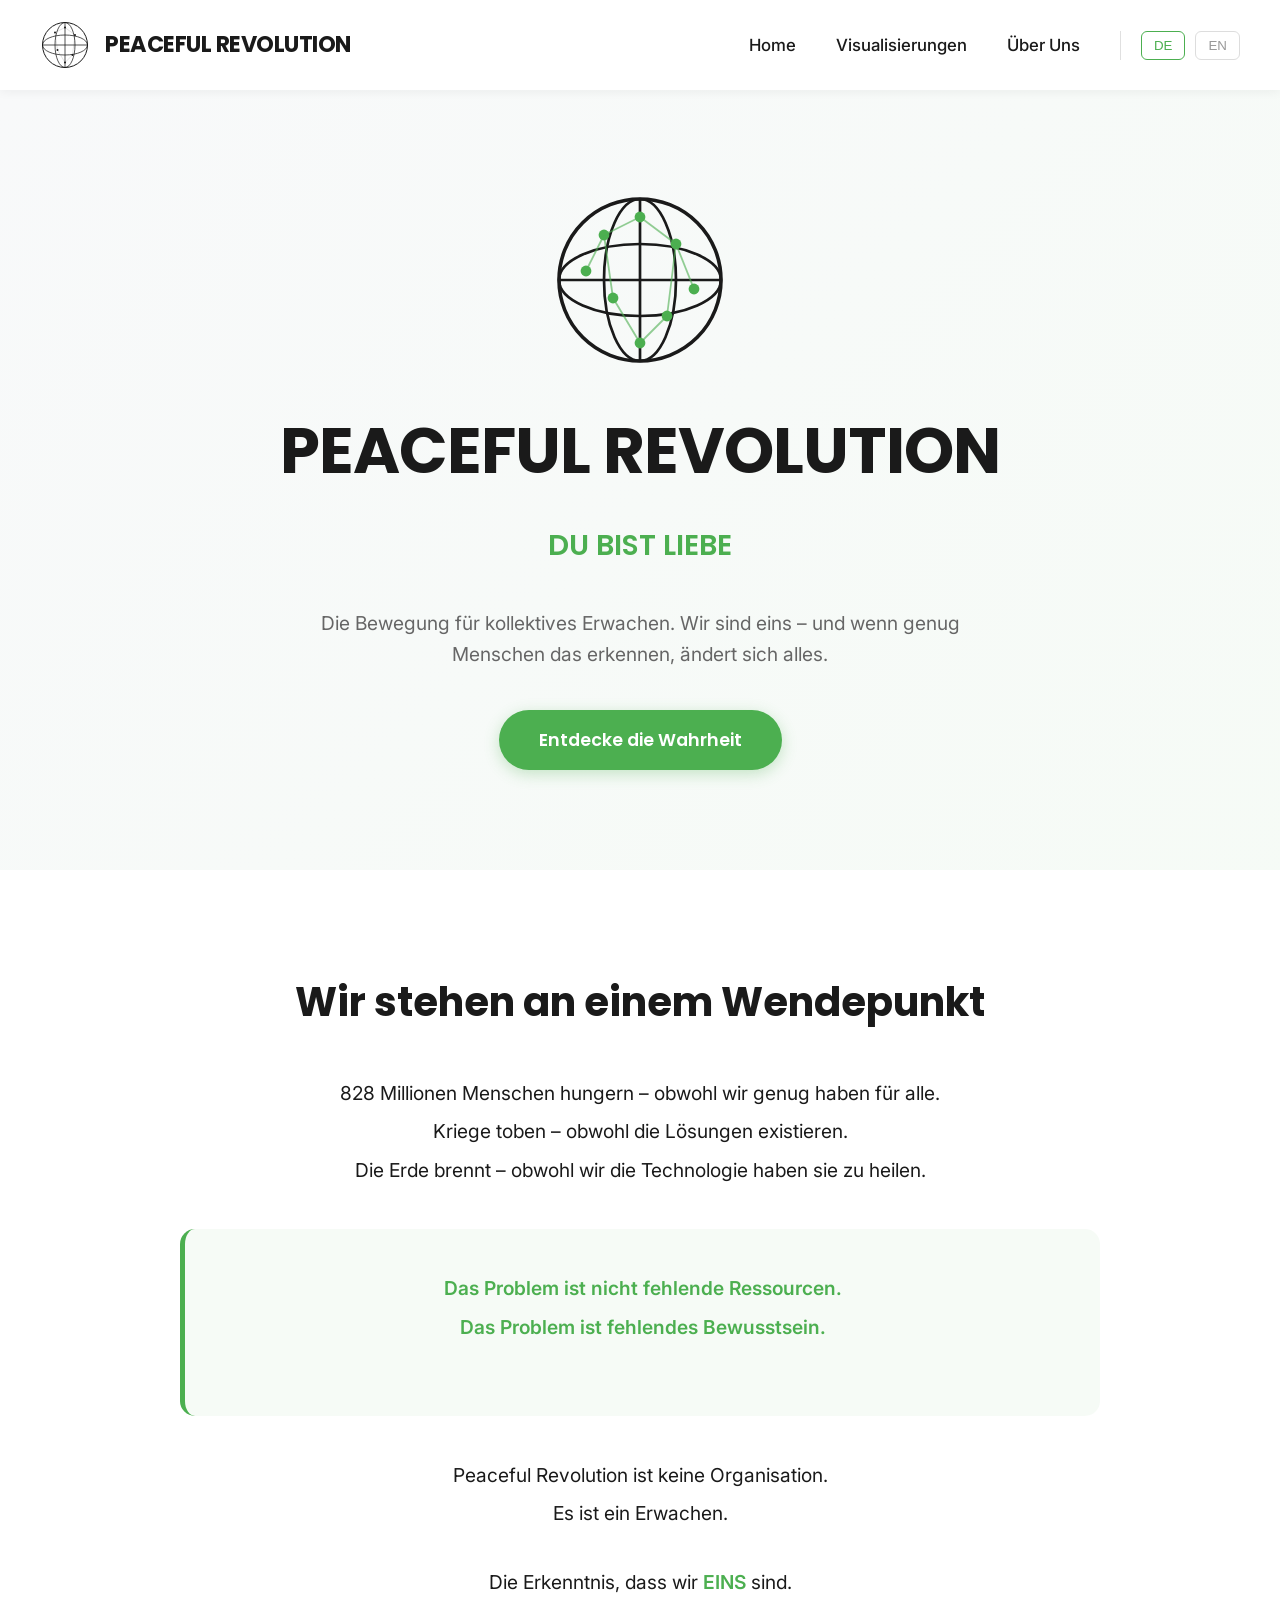
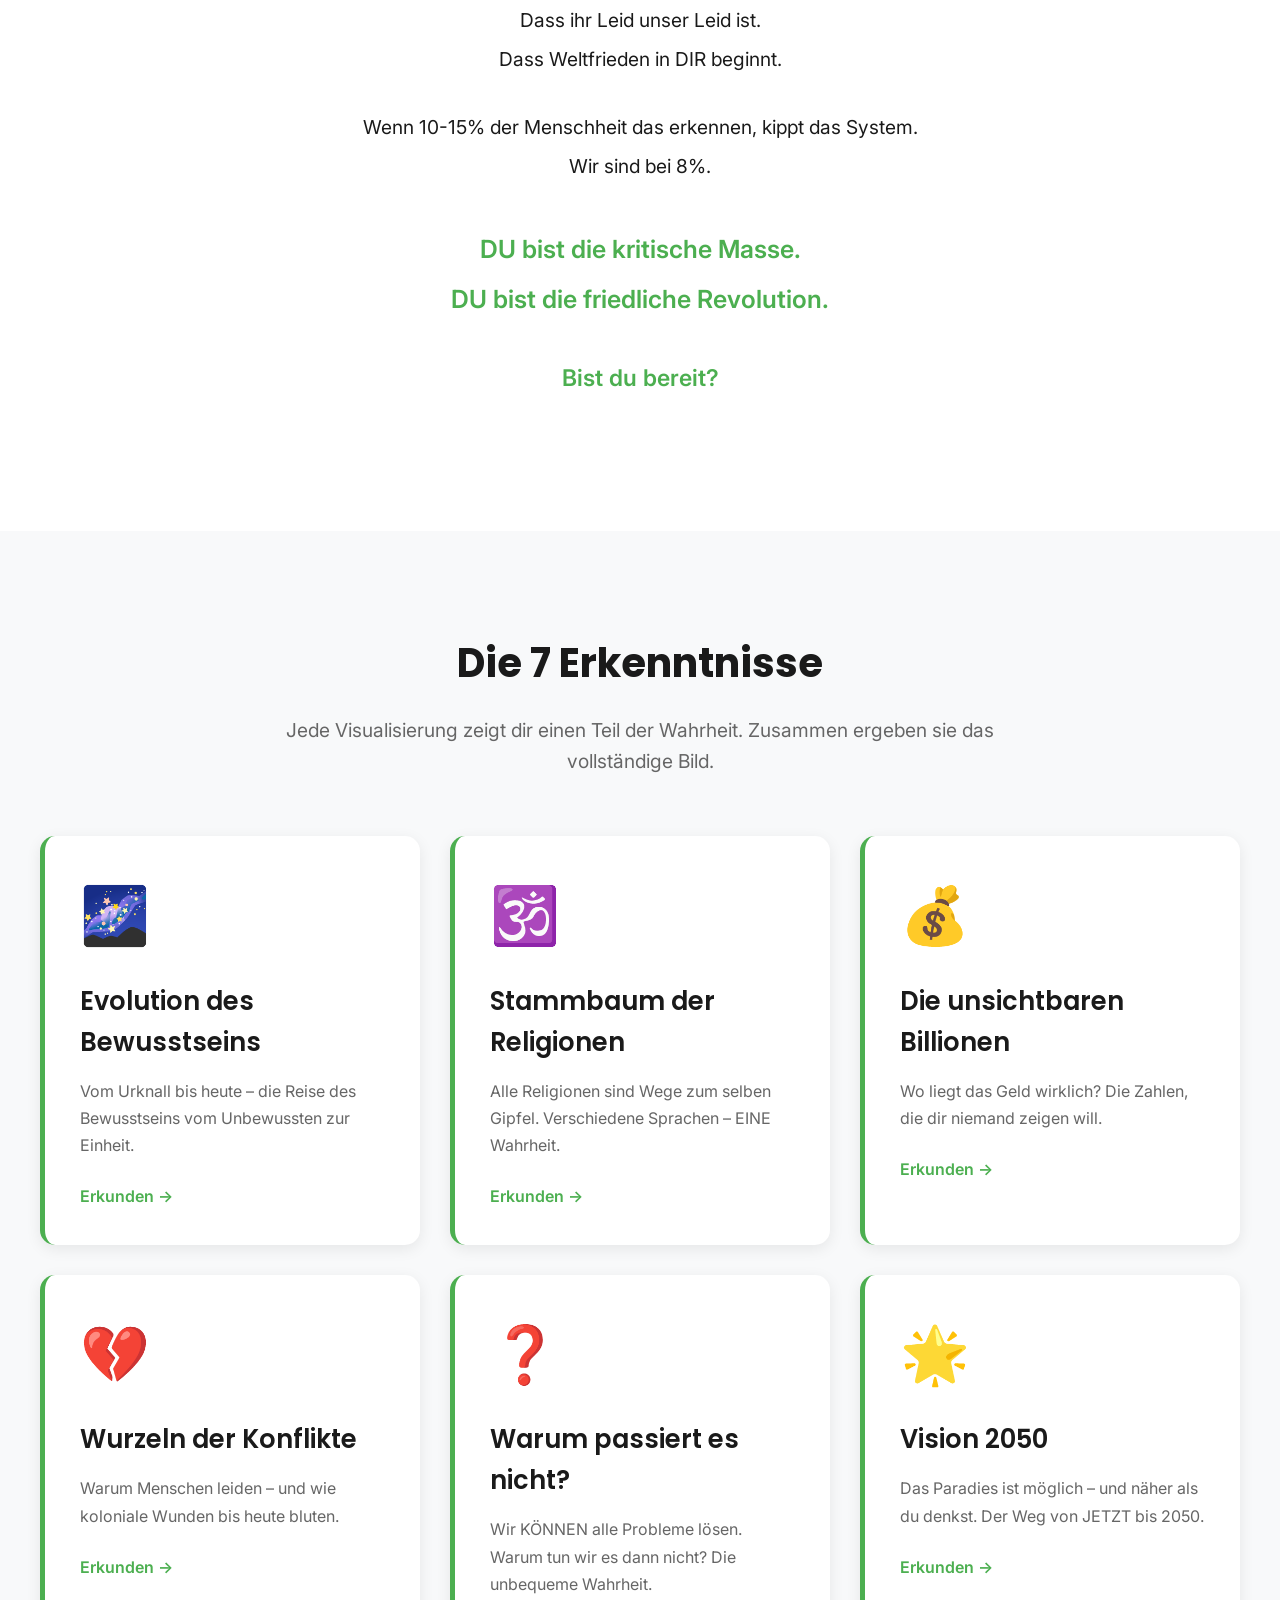
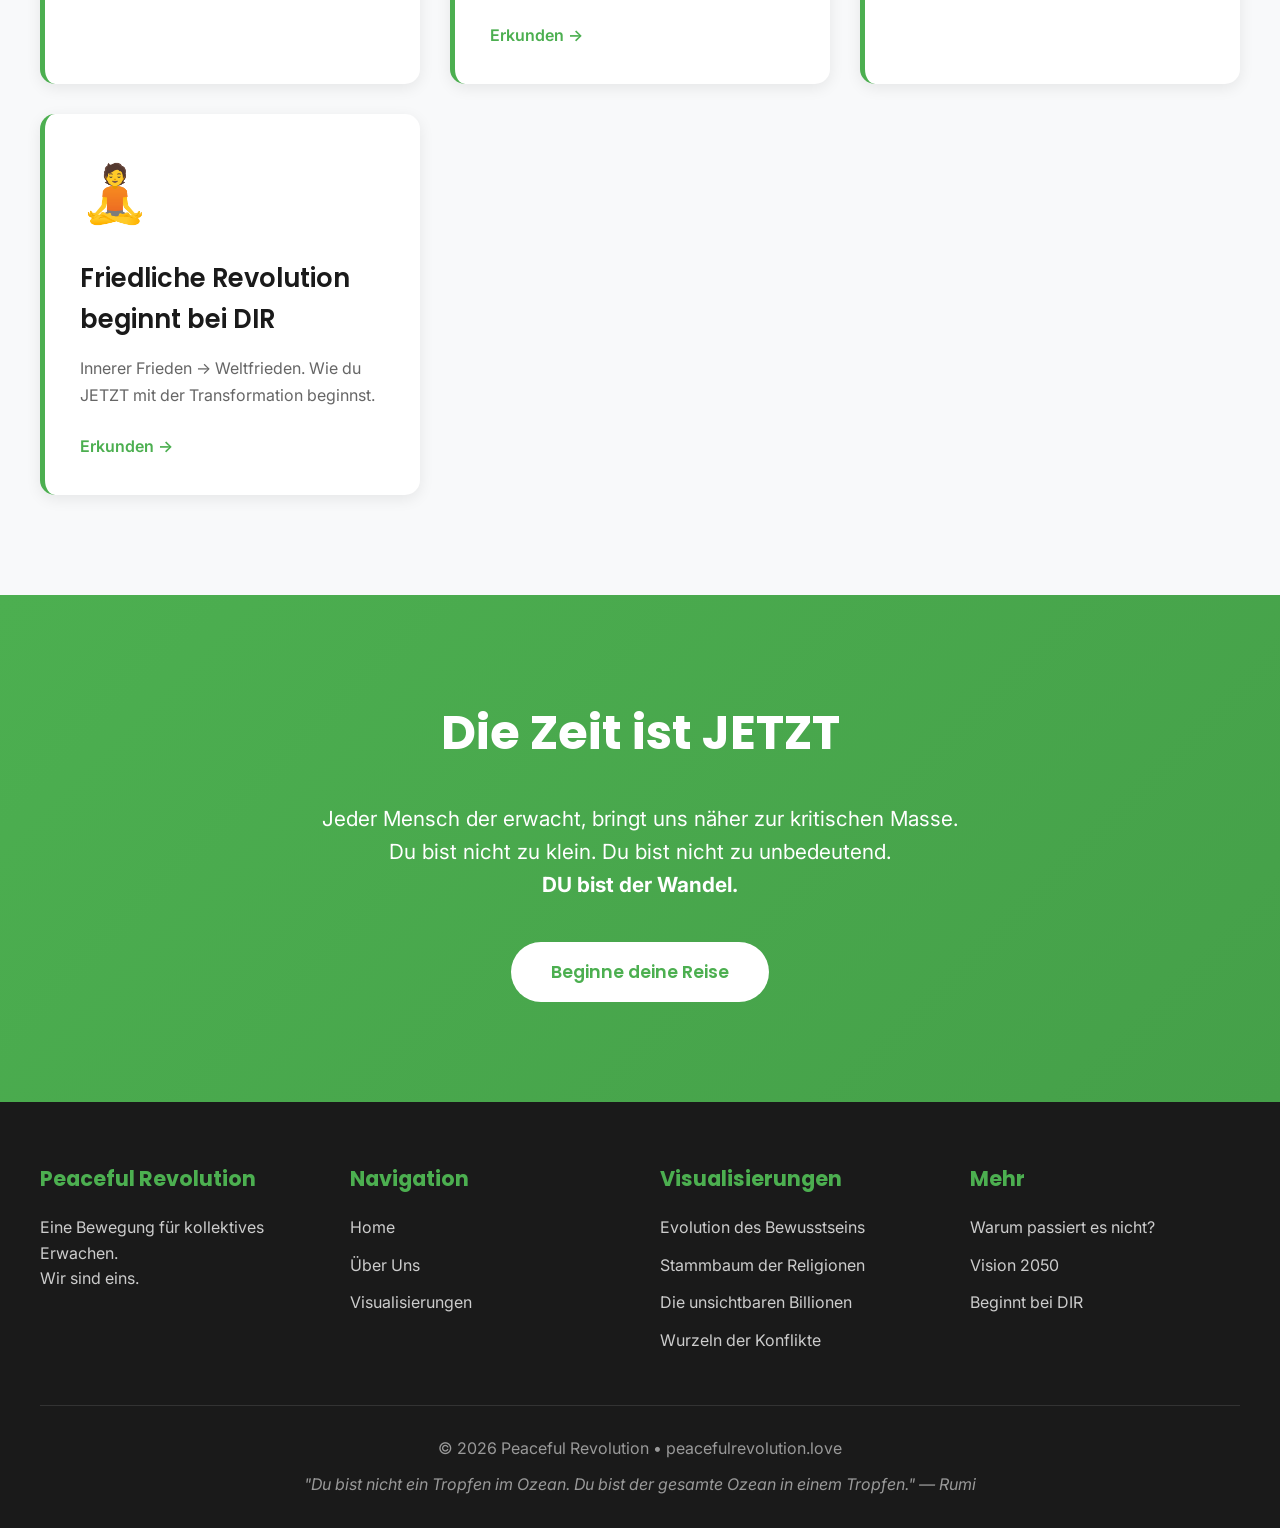
<file: index.html>
<!DOCTYPE html>
<html lang="de">
<head>
    <meta charset="UTF-8">
    <meta name="viewport" content="width=device-width, initial-scale=1.0">
    <title>Peaceful Revolution - Die Bewegung für kollektives Erwachen</title>
    <link rel="preconnect" href="https://fonts.googleapis.com">
    <link rel="preconnect" href="https://fonts.gstatic.com" crossorigin>
    <link href="https://fonts.googleapis.com/css2?family=Poppins:wght@300;400;600;700&family=Inter:wght@300;400;500;600&display=swap" rel="stylesheet">
    
    <style>
        :root {
            --primary-white: #ffffff;
            --primary-black: #1a1a1a;
            --primary-green: #4caf50;
            --primary-gold: #ffc107;
            --text-primary: #1a1a1a;
            --text-secondary: #666666;
            --bg-white: #ffffff;
            --bg-light: #f8f9fa;
            --bg-green-light: rgba(76, 175, 80, 0.05);
            --font-heading: 'Poppins', sans-serif;
            --font-body: 'Inter', sans-serif;
        }
        
        * {
            margin: 0;
            padding: 0;
            box-sizing: border-box;
        }
        
        body {
            font-family: var(--font-body);
            color: var(--text-primary);
            background: var(--bg-white);
            line-height: 1.6;
        }
        
        /* Logo SVG */
        .logo-globe {
            width: 100%;
            height: 100%;
        }
        
        /* Header */
        header {
            background: var(--bg-white);
            box-shadow: 0 2px 10px rgba(0,0,0,0.05);
            position: sticky;
            top: 0;
            z-index: 1000;
        }
        
        .header-container {
            max-width: 1400px;
            margin: 0 auto;
            padding: 20px 40px;
            display: flex;
            justify-content: space-between;
            align-items: center;
        }
        
        .logo-container {
            display: flex;
            align-items: center;
            gap: 15px;
            text-decoration: none;
        }
        
        .logo-icon {
            width: 50px;
            height: 50px;
            position: relative;
        }
        
        .logo-text {
            font-family: var(--font-heading);
            font-weight: 700;
            font-size: 1.4em;
            color: var(--primary-black);
            letter-spacing: -0.5px;
        }
        
        nav {
            display: flex;
            align-items: center;
            gap: 40px;
        }
        
        nav a {
            font-family: var(--font-body);
            font-weight: 500;
            color: var(--text-primary);
            text-decoration: none;
            transition: color 0.3s;
            font-size: 1.05em;
        }
        
        nav a:hover {
            color: var(--primary-green);
        }
        
        .lang-switcher {
            display: flex;
            gap: 10px;
            padding-left: 20px;
            border-left: 1px solid #e0e0e0;
        }
        
        .lang-btn {
            padding: 6px 12px;
            border: 1px solid #ddd;
            background: transparent;
            color: #999;
            border-radius: 6px;
            cursor: not-allowed;
            font-weight: 500;
            transition: all 0.3s;
        }
        
        .lang-btn.active {
            border-color: var(--primary-green);
            color: var(--primary-green);
        }
        
        /* Hero Section */
        .hero {
            background: linear-gradient(135deg, var(--bg-light) 0%, var(--bg-green-light) 100%);
            padding: 100px 40px;
            text-align: center;
        }
        
        .hero-container {
            max-width: 1000px;
            margin: 0 auto;
        }
        
        .hero-logo {
            width: 180px;
            height: 180px;
            margin: 0 auto 30px;
        }
        
        .hero h1 {
            font-family: var(--font-heading);
            font-size: 4em;
            font-weight: 700;
            margin-bottom: 20px;
            color: var(--primary-black);
            letter-spacing: -1px;
        }
        
        .hero-tagline {
            font-family: var(--font-heading);
            font-size: 1.8em;
            color: var(--primary-green);
            font-weight: 600;
            margin-bottom: 40px;
        }
        
        .hero p {
            font-size: 1.2em;
            color: var(--text-secondary);
            max-width: 700px;
            margin: 0 auto 40px;
        }
        
        .cta-button {
            display: inline-block;
            padding: 16px 40px;
            background: var(--primary-green);
            color: white;
            font-family: var(--font-heading);
            font-weight: 600;
            font-size: 1.1em;
            text-decoration: none;
            border-radius: 50px;
            transition: all 0.3s;
            box-shadow: 0 4px 15px rgba(76, 175, 80, 0.3);
        }
        
        .cta-button:hover {
            background: #45a049;
            transform: translateY(-2px);
            box-shadow: 0 6px 20px rgba(76, 175, 80, 0.4);
        }
        
        /* About Section */
        .about {
            padding: 100px 40px;
            max-width: 1000px;
            margin: 0 auto;
        }
        
        .about h2 {
            font-family: var(--font-heading);
            font-size: 2.5em;
            margin-bottom: 40px;
            text-align: center;
            color: var(--primary-black);
        }
        
        .about-text {
            font-size: 1.2em;
            line-height: 2;
            color: var(--text-primary);
            text-align: center;
        }
        
        .about-text p {
            margin-bottom: 30px;
        }
        
        .about-text strong {
            color: var(--primary-green);
            font-weight: 600;
        }
        
        .highlight {
            background: var(--bg-green-light);
            padding: 40px;
            border-radius: 15px;
            border-left: 5px solid var(--primary-green);
            margin: 40px 0;
        }
        
        /* Visualizations Grid */
        .visualizations {
            background: var(--bg-light);
            padding: 100px 40px;
        }
        
        .visualizations h2 {
            font-family: var(--font-heading);
            font-size: 2.5em;
            margin-bottom: 20px;
            text-align: center;
            color: var(--primary-black);
        }
        
        .visualizations-intro {
            text-align: center;
            font-size: 1.2em;
            color: var(--text-secondary);
            max-width: 800px;
            margin: 0 auto 60px;
        }
        
        .viz-grid {
            max-width: 1400px;
            margin: 0 auto;
            display: grid;
            grid-template-columns: repeat(auto-fit, minmax(350px, 1fr));
            gap: 30px;
        }
        
        .viz-card {
            background: white;
            border-radius: 15px;
            overflow: hidden;
            box-shadow: 0 4px 15px rgba(0,0,0,0.08);
            transition: all 0.3s;
            border-left: 5px solid var(--primary-green);
        }
        
        .viz-card:hover {
            transform: translateY(-8px);
            box-shadow: 0 8px 30px rgba(76, 175, 80, 0.2);
            border-left-color: var(--primary-gold);
        }
        
        .viz-card-content {
            padding: 35px;
        }
        
        .viz-icon {
            font-size: 3.5em;
            margin-bottom: 20px;
        }
        
        .viz-title {
            font-family: var(--font-heading);
            font-size: 1.6em;
            font-weight: 600;
            margin-bottom: 15px;
            color: var(--primary-black);
        }
        
        .viz-description {
            color: var(--text-secondary);
            margin-bottom: 25px;
            line-height: 1.7;
        }
        
        .viz-link {
            display: inline-flex;
            align-items: center;
            gap: 8px;
            color: var(--primary-green);
            font-weight: 600;
            text-decoration: none;
            transition: gap 0.3s;
        }
        
        .viz-link:hover {
            gap: 12px;
        }
        
        /* CTA Section */
        .cta-section {
            background: linear-gradient(135deg, var(--primary-green) 0%, #45a049 100%);
            padding: 100px 40px;
            text-align: center;
            color: white;
        }
        
        .cta-section h2 {
            font-family: var(--font-heading);
            font-size: 3em;
            margin-bottom: 30px;
        }
        
        .cta-section p {
            font-size: 1.3em;
            margin-bottom: 40px;
            max-width: 700px;
            margin-left: auto;
            margin-right: auto;
        }
        
        .cta-button-secondary {
            display: inline-block;
            padding: 16px 40px;
            background: white;
            color: var(--primary-green);
            font-family: var(--font-heading);
            font-weight: 600;
            font-size: 1.1em;
            text-decoration: none;
            border-radius: 50px;
            transition: all 0.3s;
        }
        
        .cta-button-secondary:hover {
            background: var(--primary-gold);
            color: white;
            transform: translateY(-2px);
        }
        
        /* Footer */
        footer {
            background: var(--primary-black);
            color: white;
            padding: 60px 40px 30px;
        }
        
        .footer-container {
            max-width: 1400px;
            margin: 0 auto;
            display: grid;
            grid-template-columns: repeat(auto-fit, minmax(250px, 1fr));
            gap: 40px;
            margin-bottom: 40px;
        }
        
        .footer-section h3 {
            font-family: var(--font-heading);
            font-size: 1.3em;
            margin-bottom: 20px;
            color: var(--primary-green);
        }
        
        .footer-section ul {
            list-style: none;
        }
        
        .footer-section ul li {
            margin-bottom: 12px;
        }
        
        .footer-section a {
            color: #ccc;
            text-decoration: none;
            transition: color 0.3s;
        }
        
        .footer-section a:hover {
            color: var(--primary-green);
        }
        
        .footer-bottom {
            text-align: center;
            padding-top: 30px;
            border-top: 1px solid #333;
            color: #999;
        }
        
        @media (max-width: 768px) {
            .header-container {
                flex-direction: column;
                gap: 20px;
            }
            
            nav {
                flex-direction: column;
                gap: 15px;
                width: 100%;
                text-align: center;
            }
            
            .lang-switcher {
                border-left: none;
                padding-left: 0;
                justify-content: center;
            }
            
            .hero h1 {
                font-size: 2.5em;
            }
            
            .viz-grid {
                grid-template-columns: 1fr;
            }
        }
    </style>
</head>
<body>
    <!-- Header -->
    <header>
        <div class="header-container">
            <a href="index.html" class="logo-container">
                <div class="logo-icon">
                    <svg class="logo-globe" viewBox="0 0 100 100" xmlns="http://www.w3.org/2000/svg">
                        <circle cx="50" cy="50" r="45" fill="none" stroke="#1a1a1a" stroke-width="2"/>
                        <ellipse cx="50" cy="50" rx="45" ry="20" fill="none" stroke="#1a1a1a" stroke-width="1.5"/>
                        <ellipse cx="50" cy="50" rx="20" ry="45" fill="none" stroke="#1a1a1a" stroke-width="1.5"/>
                        <line x1="5" y1="50" x2="95" y2="50" stroke="#1a1a1a" stroke-width="1.5"/>
                        <line x1="50" y1="5" x2="50" y2="95" stroke="#1a1a1a" stroke-width="1.5"/>
                        <circle cx="30" cy="25" r="2" fill="#1a1a1a"/>
                        <circle cx="70" cy="30" r="2" fill="#1a1a1a"/>
                        <circle cx="35" cy="60" r="2" fill="#1a1a1a"/>
                        <circle cx="65" cy="70" r="2" fill="#1a1a1a"/>
                        <circle cx="50" cy="15" r="2" fill="#1a1a1a"/>
                        <circle cx="50" cy="85" r="2" fill="#1a1a1a"/>
                        <line x1="30" y1="25" x2="50" y2="15" stroke="#1a1a1a" stroke-width="0.5" opacity="0.5"/>
                        <line x1="70" y1="30" x2="50" y2="15" stroke="#1a1a1a" stroke-width="0.5" opacity="0.5"/>
                        <line x1="30" y1="25" x2="35" y2="60" stroke="#1a1a1a" stroke-width="0.5" opacity="0.5"/>
                        <line x1="70" y1="30" x2="65" y2="70" stroke="#1a1a1a" stroke-width="0.5" opacity="0.5"/>
                        <line x1="35" y1="60" x2="50" y2="85" stroke="#1a1a1a" stroke-width="0.5" opacity="0.5"/>
                        <line x1="65" y1="70" x2="50" y2="85" stroke="#1a1a1a" stroke-width="0.5" opacity="0.5"/>
                    </svg>
                </div>
                <div class="logo-text">PEACEFUL REVOLUTION</div>
            </a>
            <nav>
                <a href="#home">Home</a>
                <a href="#visualizations">Visualisierungen</a>
                <a href="#about">Über Uns</a>
                <div class="lang-switcher">
                    <button class="lang-btn active">DE</button>
                    <button class="lang-btn">EN</button>
                </div>
            </nav>
        </div>
    </header>
    
    <!-- Hero Section -->
    <section class="hero" id="home">
        <div class="hero-container">
            <div class="hero-logo">
                <svg class="logo-globe" viewBox="0 0 100 100" xmlns="http://www.w3.org/2000/svg">
                    <circle cx="50" cy="50" r="45" fill="none" stroke="#1a1a1a" stroke-width="2"/>
                    <ellipse cx="50" cy="50" rx="45" ry="20" fill="none" stroke="#1a1a1a" stroke-width="1.5"/>
                    <ellipse cx="50" cy="50" rx="20" ry="45" fill="none" stroke="#1a1a1a" stroke-width="1.5"/>
                    <line x1="5" y1="50" x2="95" y2="50" stroke="#1a1a1a" stroke-width="1.5"/>
                    <line x1="50" y1="5" x2="50" y2="95" stroke="#1a1a1a" stroke-width="1.5"/>
                    <circle cx="30" cy="25" r="3" fill="#4caf50"/>
                    <circle cx="70" cy="30" r="3" fill="#4caf50"/>
                    <circle cx="35" cy="60" r="3" fill="#4caf50"/>
                    <circle cx="65" cy="70" r="3" fill="#4caf50"/>
                    <circle cx="50" cy="15" r="3" fill="#4caf50"/>
                    <circle cx="50" cy="85" r="3" fill="#4caf50"/>
                    <circle cx="20" cy="45" r="3" fill="#4caf50"/>
                    <circle cx="80" cy="55" r="3" fill="#4caf50"/>
                    <line x1="30" y1="25" x2="50" y2="15" stroke="#4caf50" stroke-width="1" opacity="0.6"/>
                    <line x1="70" y1="30" x2="50" y2="15" stroke="#4caf50" stroke-width="1" opacity="0.6"/>
                    <line x1="30" y1="25" x2="35" y2="60" stroke="#4caf50" stroke-width="1" opacity="0.6"/>
                    <line x1="70" y1="30" x2="65" y2="70" stroke="#4caf50" stroke-width="1" opacity="0.6"/>
                    <line x1="35" y1="60" x2="50" y2="85" stroke="#4caf50" stroke-width="1" opacity="0.6"/>
                    <line x1="65" y1="70" x2="50" y2="85" stroke="#4caf50" stroke-width="1" opacity="0.6"/>
                    <line x1="20" y1="45" x2="30" y2="25" stroke="#4caf50" stroke-width="1" opacity="0.6"/>
                    <line x1="80" y1="55" x2="70" y2="30" stroke="#4caf50" stroke-width="1" opacity="0.6"/>
                </svg>
            </div>
            <h1>PEACEFUL REVOLUTION</h1>
            <div class="hero-tagline">DU BIST LIEBE</div>
            <p>Die Bewegung für kollektives Erwachen. Wir sind eins – und wenn genug Menschen das erkennen, ändert sich alles.</p>
            <a href="#visualizations" class="cta-button">Entdecke die Wahrheit</a>
        </div>
    </section>
    
    <!-- About Section -->
    <section class="about" id="about">
        <h2>Wir stehen an einem Wendepunkt</h2>
        <div class="about-text">
            <p>828 Millionen Menschen hungern – obwohl wir genug haben für alle.<br>
            Kriege toben – obwohl die Lösungen existieren.<br>
            Die Erde brennt – obwohl wir die Technologie haben sie zu heilen.</p>
            
            <div class="highlight">
                <p><strong>Das Problem ist nicht fehlende Ressourcen.<br>
                Das Problem ist fehlendes Bewusstsein.</strong></p>
            </div>
            
            <p>Peaceful Revolution ist keine Organisation.<br>
            Es ist ein Erwachen.</p>
            
            <p>Die Erkenntnis, dass wir <strong>EINS</strong> sind.<br>
            Dass ihr Leid unser Leid ist.<br>
            Dass Weltfrieden in DIR beginnt.</p>
            
            <p>Wenn 10-15% der Menschheit das erkennen, kippt das System.<br>
            Wir sind bei 8%.</p>
            
            <p style="font-size: 1.3em; margin-top: 40px;"><strong>DU bist die kritische Masse.<br>
            DU bist die friedliche Revolution.</strong></p>
            
            <p style="font-size: 1.2em; color: var(--primary-green); margin-top: 20px;"><strong>Bist du bereit?</strong></p>
        </div>
    </section>
    
    <!-- Visualizations Section -->
    <section class="visualizations" id="visualizations">
        <h2>Die 7 Erkenntnisse</h2>
        <p class="visualizations-intro">
            Jede Visualisierung zeigt dir einen Teil der Wahrheit. Zusammen ergeben sie das vollständige Bild.
        </p>
        
        <div class="viz-grid">
            <div class="viz-card">
                <div class="viz-card-content">
                    <div class="viz-icon">🌌</div>
                    <h3 class="viz-title">Evolution des Bewusstseins</h3>
                    <p class="viz-description">
                        Vom Urknall bis heute – die Reise des Bewusstseins vom Unbewussten zur Einheit.
                    </p>
                    <a href="evolution-des-bewusstseins.html" class="viz-link">
                        Erkunden →
                    </a>
                </div>
            </div>
            
            <div class="viz-card">
                <div class="viz-card-content">
                    <div class="viz-icon">🕉️</div>
                    <h3 class="viz-title">Stammbaum der Religionen</h3>
                    <p class="viz-description">
                        Alle Religionen sind Wege zum selben Gipfel. Verschiedene Sprachen – EINE Wahrheit.
                    </p>
                    <a href="stammbaum-der-religionen.html" class="viz-link">
                        Erkunden →
                    </a>
                </div>
            </div>
            
            <div class="viz-card">
                <div class="viz-card-content">
                    <div class="viz-icon">💰</div>
                    <h3 class="viz-title">Die unsichtbaren Billionen</h3>
                    <p class="viz-description">
                        Wo liegt das Geld wirklich? Die Zahlen, die dir niemand zeigen will.
                    </p>
                    <a href="globale-vermoegensverteilung.html" class="viz-link">
                        Erkunden →
                    </a>
                </div>
            </div>
            
            <div class="viz-card">
                <div class="viz-card-content">
                    <div class="viz-icon">💔</div>
                    <h3 class="viz-title">Wurzeln der Konflikte</h3>
                    <p class="viz-description">
                        Warum Menschen leiden – und wie koloniale Wunden bis heute bluten.
                    </p>
                    <a href="wurzeln-der-konflikte.html" class="viz-link">
                        Erkunden →
                    </a>
                </div>
            </div>
            
            <div class="viz-card">
                <div class="viz-card-content">
                    <div class="viz-icon">❓</div>
                    <h3 class="viz-title">Warum passiert es nicht?</h3>
                    <p class="viz-description">
                        Wir KÖNNEN alle Probleme lösen. Warum tun wir es dann nicht? Die unbequeme Wahrheit.
                    </p>
                    <a href="warum-passiert-es-nicht.html" class="viz-link">
                        Erkunden →
                    </a>
                </div>
            </div>
            
            <div class="viz-card">
                <div class="viz-card-content">
                    <div class="viz-icon">🌟</div>
                    <h3 class="viz-title">Vision 2050</h3>
                    <p class="viz-description">
                        Das Paradies ist möglich – und näher als du denkst. Der Weg von JETZT bis 2050.
                    </p>
                    <a href="vision-2050.html" class="viz-link">
                        Erkunden →
                    </a>
                </div>
            </div>
            
            <div class="viz-card">
                <div class="viz-card-content">
                    <div class="viz-icon">🧘</div>
                    <h3 class="viz-title">Friedliche Revolution beginnt bei DIR</h3>
                    <p class="viz-description">
                        Innerer Frieden → Weltfrieden. Wie du JETZT mit der Transformation beginnst.
                    </p>
                    <a href="friedliche-revolution-beginnt-bei-dir.html" class="viz-link">
                        Erkunden →
                    </a>
                </div>
            </div>
        </div>
    </section>
    
    <!-- CTA Section -->
    <section class="cta-section">
        <h2>Die Zeit ist JETZT</h2>
        <p>
            Jeder Mensch der erwacht, bringt uns näher zur kritischen Masse.<br>
            Du bist nicht zu klein. Du bist nicht zu unbedeutend.<br>
            <strong>DU bist der Wandel.</strong>
        </p>
        <a href="#visualizations" class="cta-button-secondary">Beginne deine Reise</a>
    </section>
    
    <!-- Footer -->
    <footer>
        <div class="footer-container">
            <div class="footer-section">
                <h3>Peaceful Revolution</h3>
                <p style="color: #ccc;">
                    Eine Bewegung für kollektives Erwachen.<br>
                    Wir sind eins.
                </p>
            </div>
            
            <div class="footer-section">
                <h3>Navigation</h3>
                <ul>
                    <li><a href="#home">Home</a></li>
                    <li><a href="#about">Über Uns</a></li>
                    <li><a href="#visualizations">Visualisierungen</a></li>
                </ul>
            </div>
            
            <div class="footer-section">
                <h3>Visualisierungen</h3>
                <ul>
                    <li><a href="evolution-des-bewusstseins.html">Evolution des Bewusstseins</a></li>
                    <li><a href="stammbaum-der-religionen.html">Stammbaum der Religionen</a></li>
                    <li><a href="globale-vermoegensverteilung.html">Die unsichtbaren Billionen</a></li>
                    <li><a href="wurzeln-der-konflikte.html">Wurzeln der Konflikte</a></li>
                </ul>
            </div>
            
            <div class="footer-section">
                <h3>Mehr</h3>
                <ul>
                    <li><a href="warum-passiert-es-nicht.html">Warum passiert es nicht?</a></li>
                    <li><a href="vision-2050.html">Vision 2050</a></li>
                    <li><a href="friedliche-revolution-beginnt-bei-dir.html">Beginnt bei DIR</a></li>
                </ul>
            </div>
        </div>
        
        <div class="footer-bottom">
            <p>© 2026 Peaceful Revolution • peacefulrevolution.love</p>
            <p style="margin-top: 10px; font-style: italic;">
                "Du bist nicht ein Tropfen im Ozean. Du bist der gesamte Ozean in einem Tropfen." — Rumi
            </p>
        </div>
    </footer>
</body>
</html>
</file>
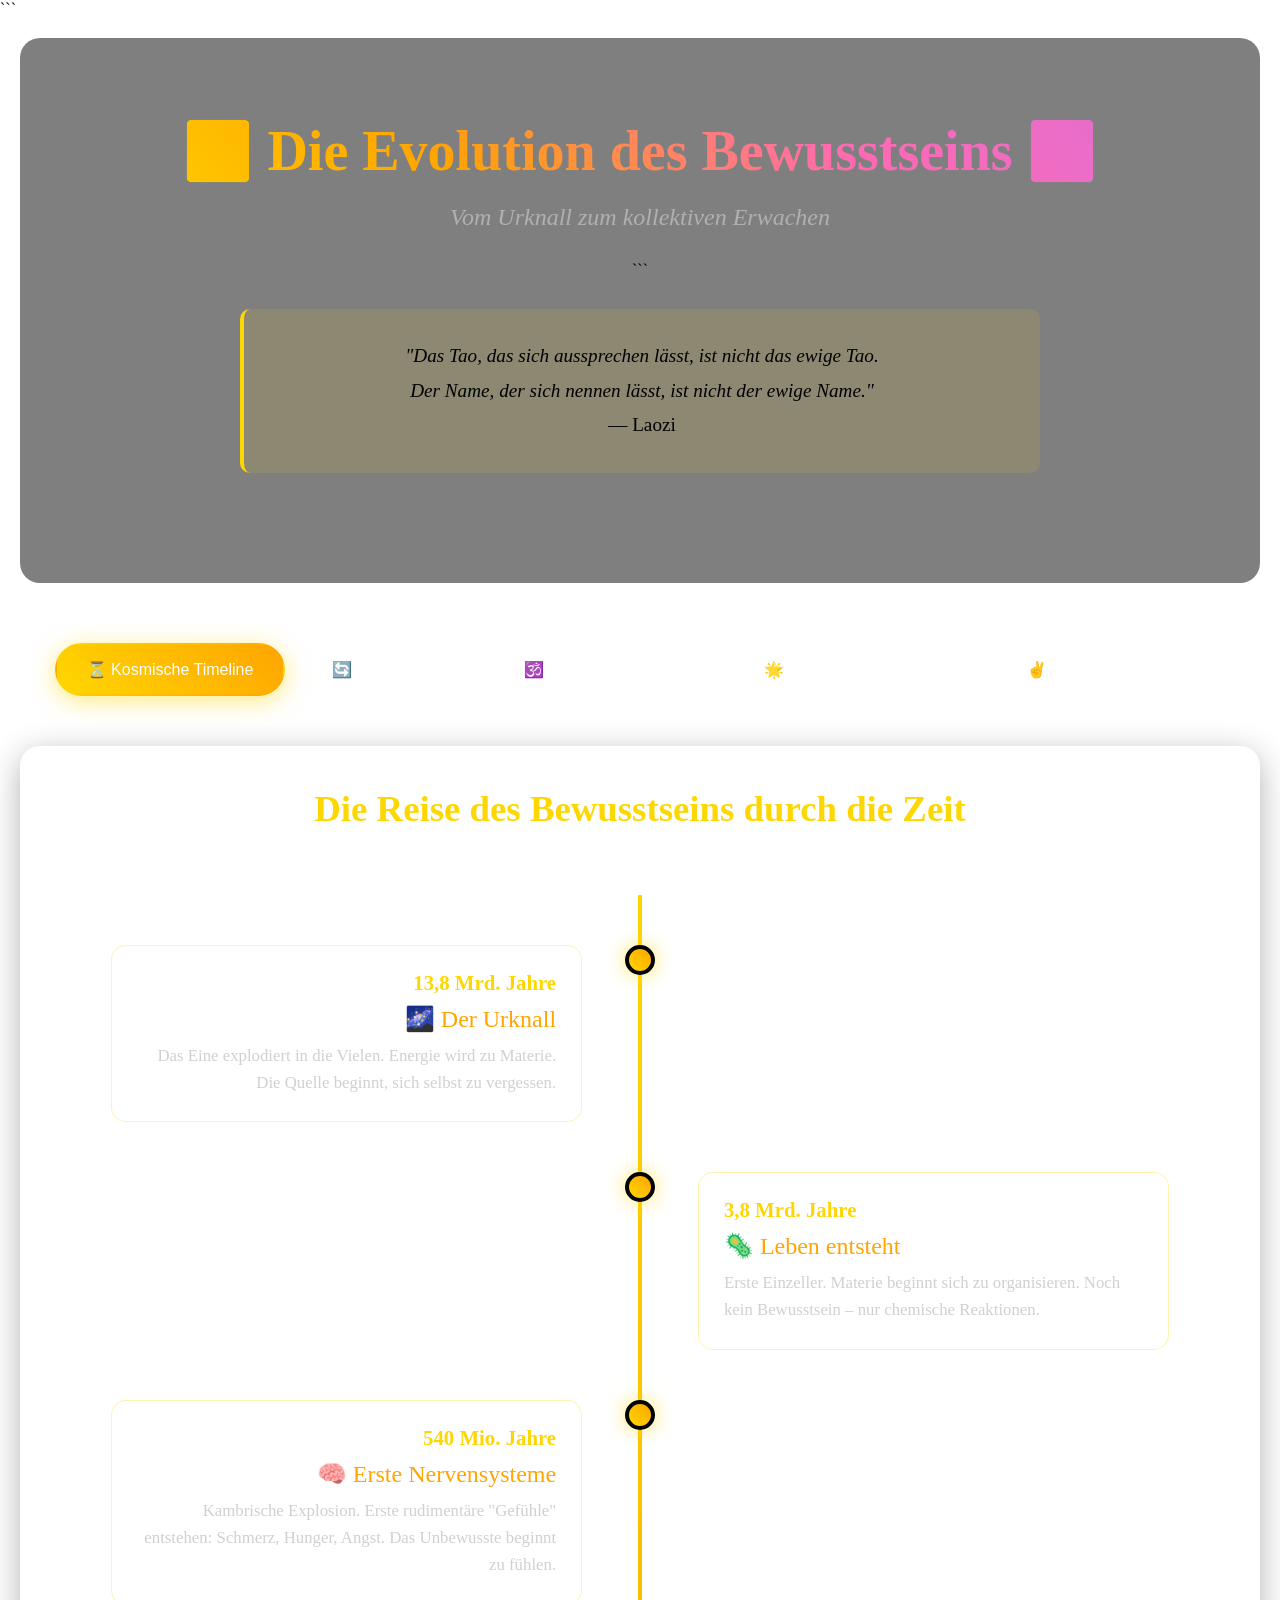
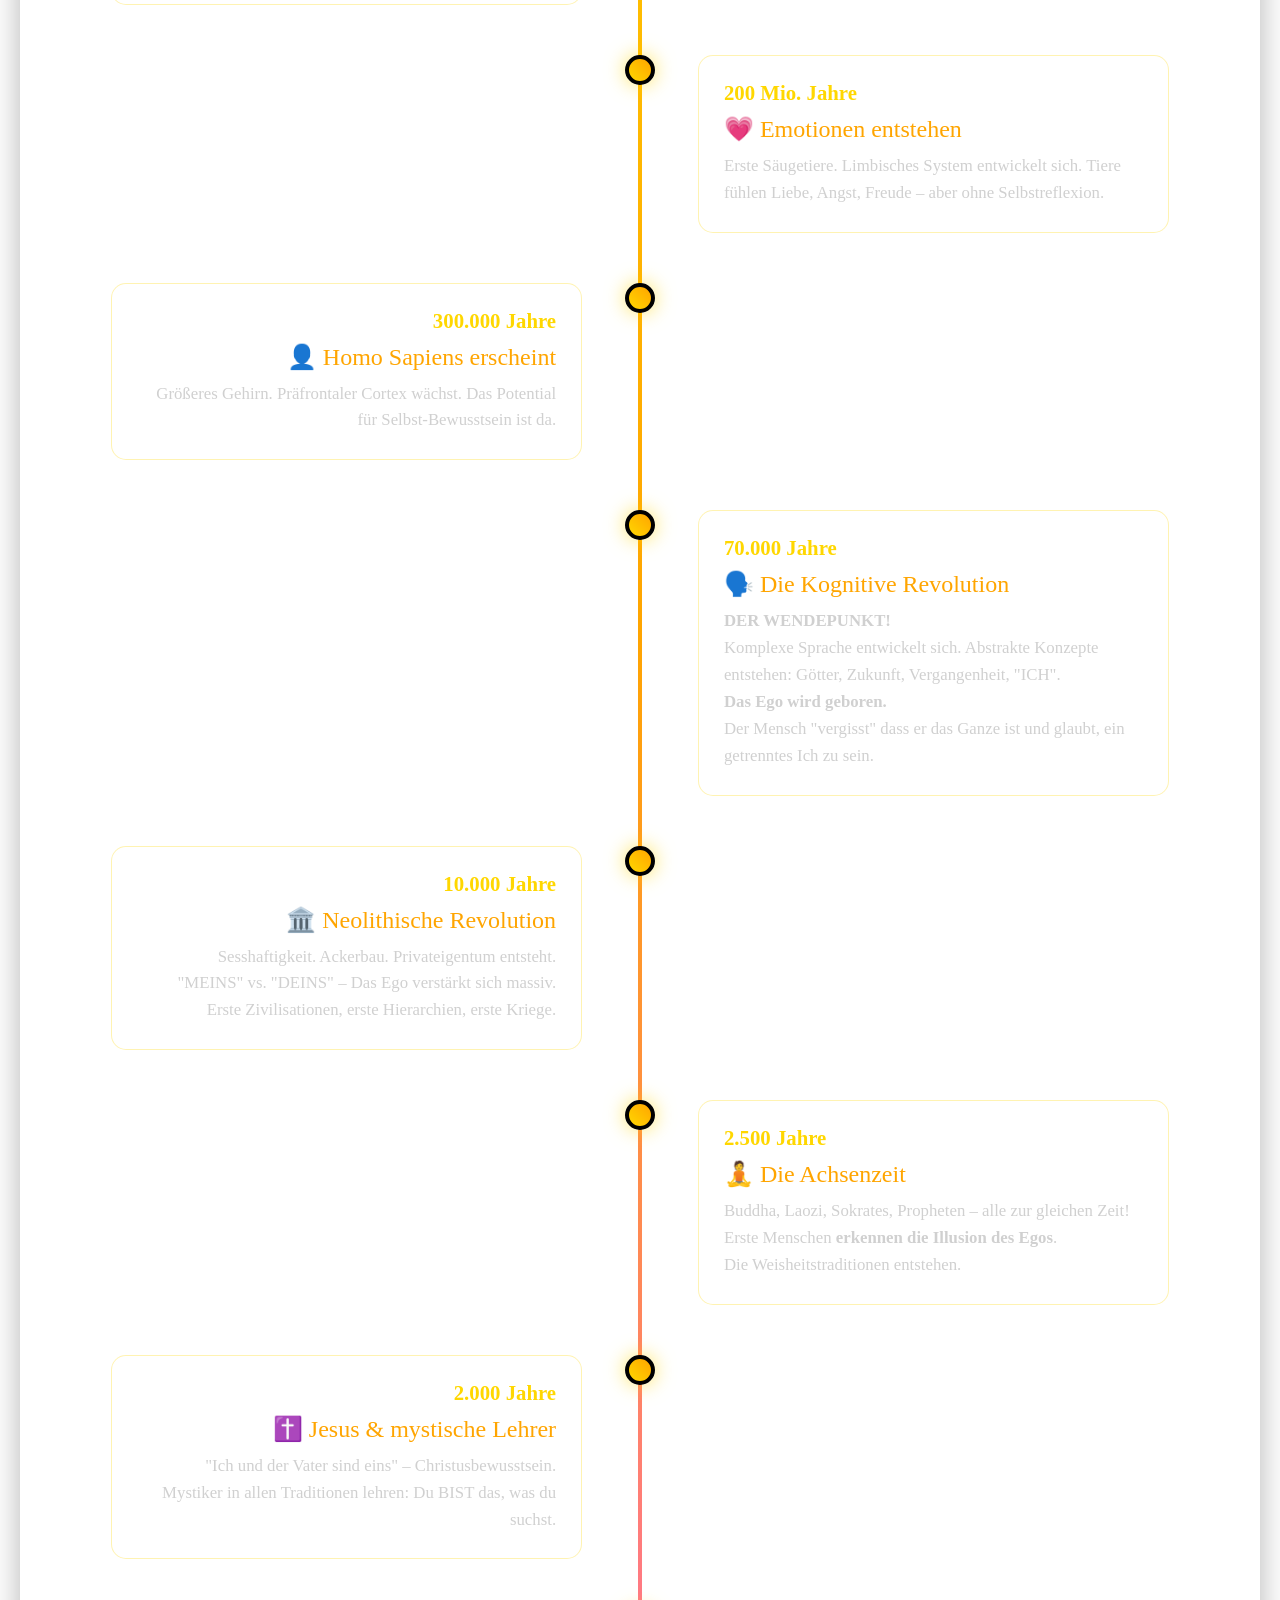
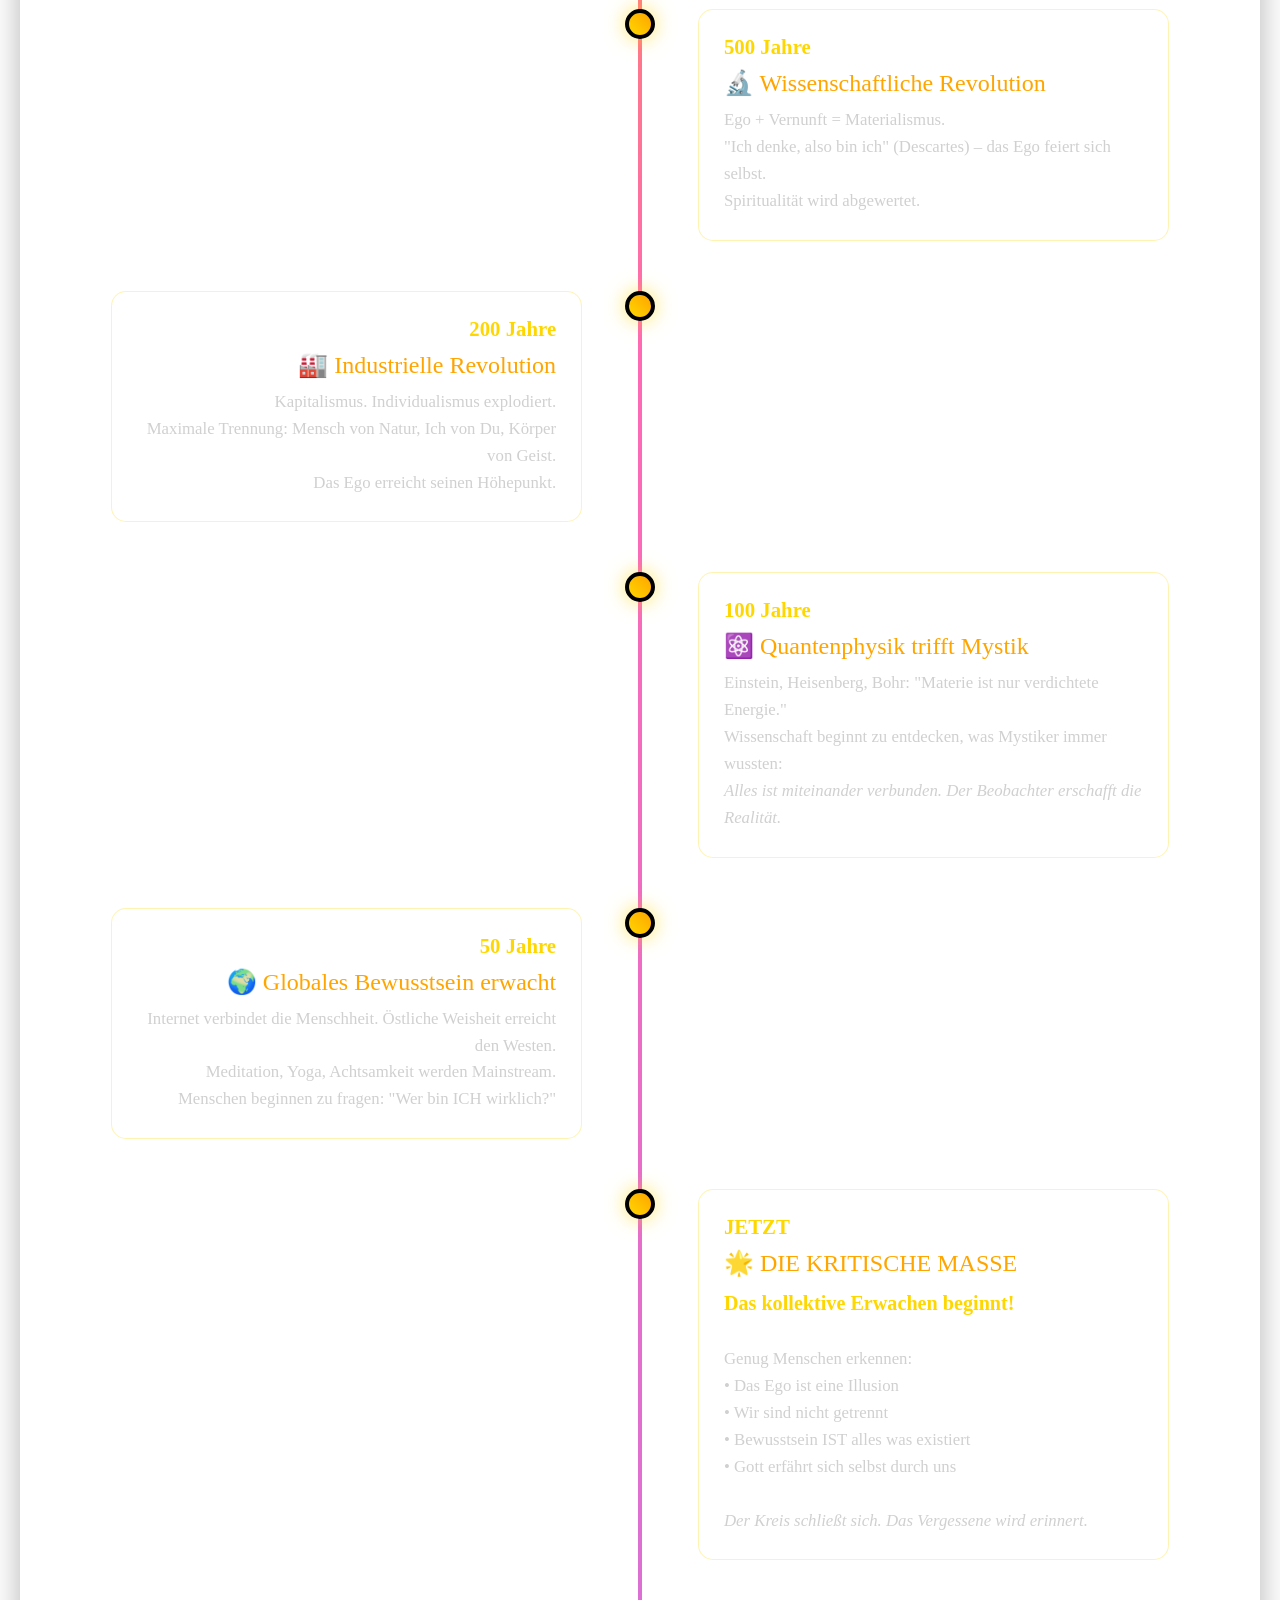
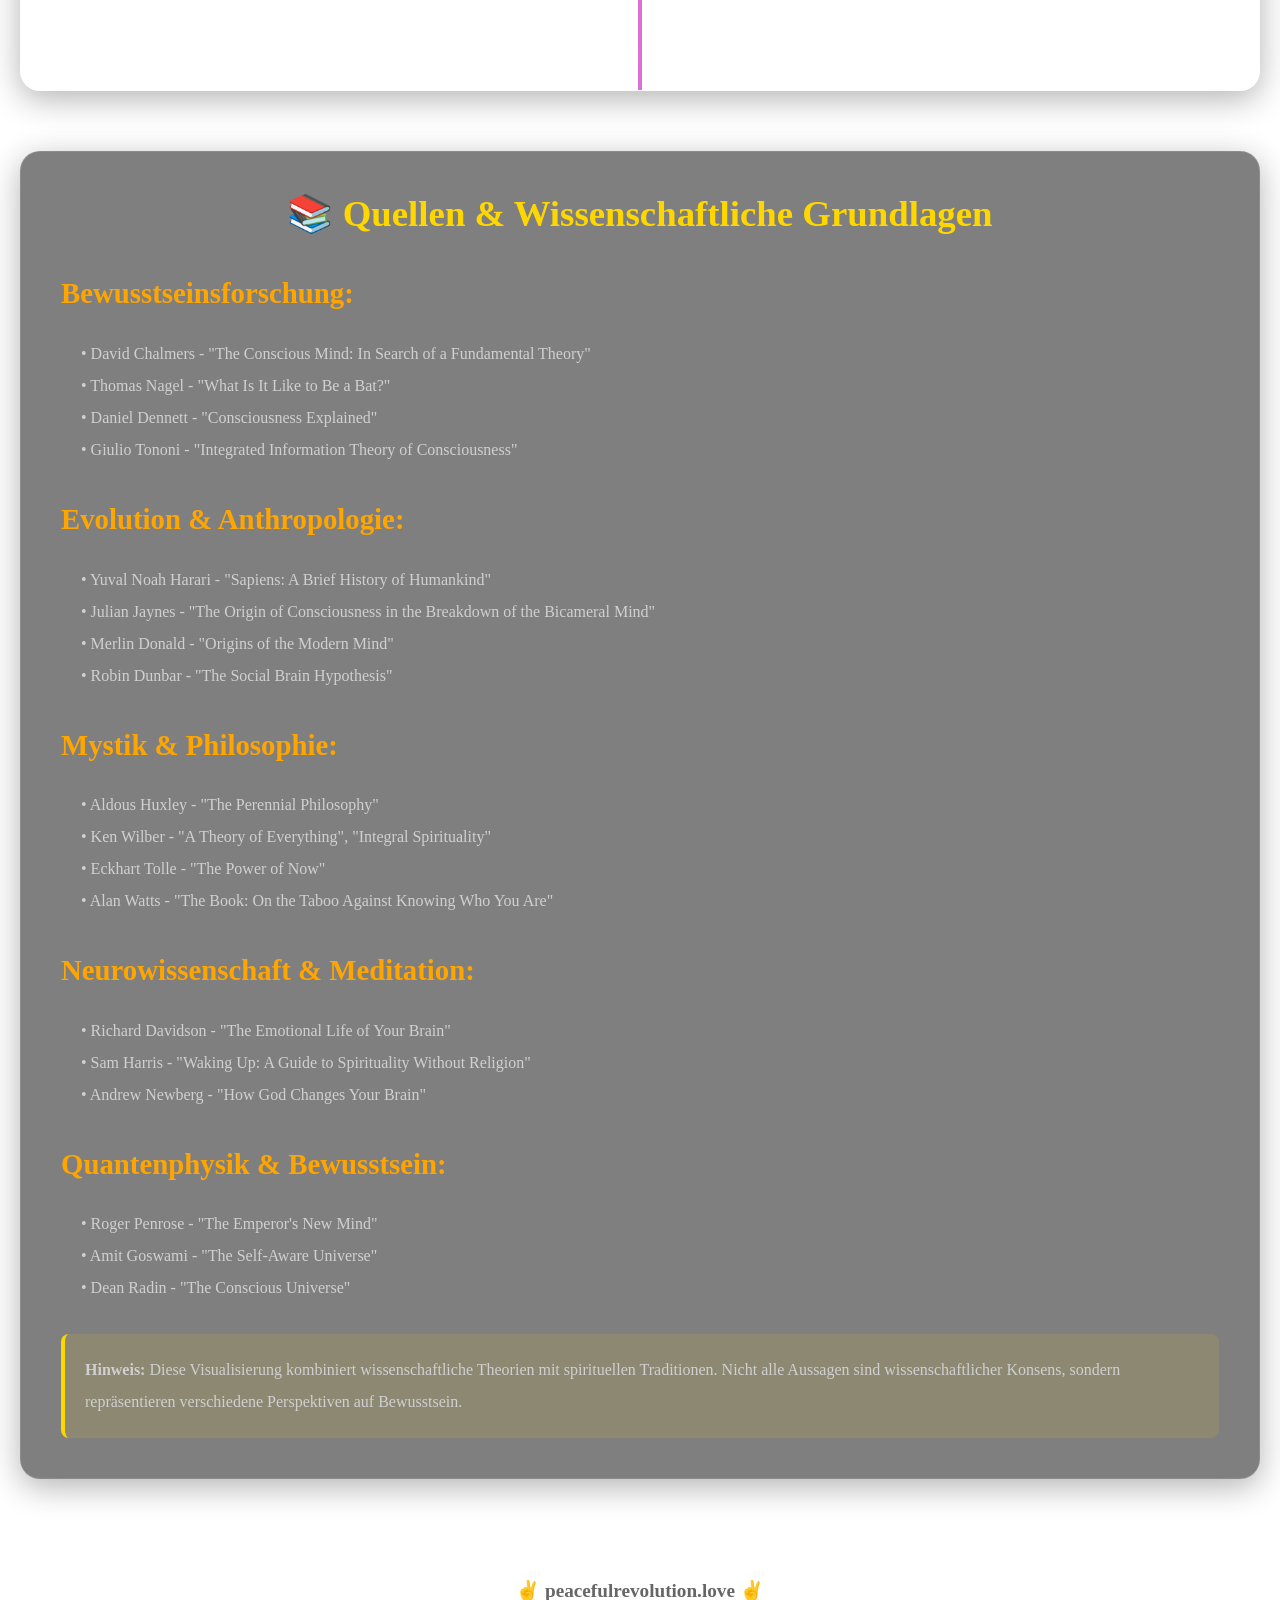
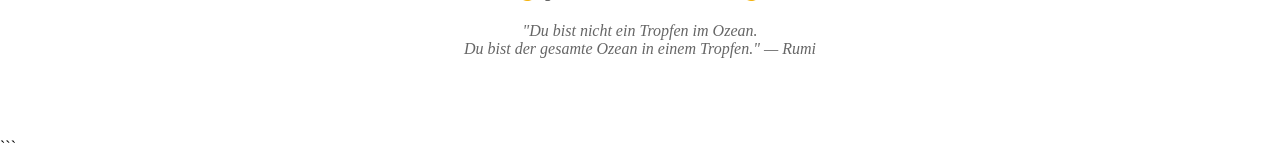
<file: evolution-des-bewusstseins.html>
<!DOCTYPE html>

<html lang="de">
<head>
    <meta charset="UTF-8">
    <meta name="viewport" content="width=device-width, initial-scale=1.0">
    <title>Die Evolution des Bewusstseins - Peaceful Revolution</title>
    <style>
        * {
            margin: 0;
            padding: 0;
            box-sizing: border-box;
        }

```
    body {
        font-family: 'Segoe UI', Tahoma, Geneva, Verdana, sans-serif;
        background: linear-gradient(135deg, #000000, #1a0033, #330066, #1a0033, #000000);
        background-size: 400% 400%;
        animation: gradientShift 15s ease infinite;
        color: #fff;
        line-height: 1.6;
        overflow-x: hidden;
    }
    
    @keyframes gradientShift {
        0%, 100% { background-position: 0% 50%; }
        50% { background-position: 100% 50%; }
    }
    
    .container {
        max-width: 1400px;
        margin: 0 auto;
        padding: 20px;
    }
    
    header {
        text-align: center;
        padding: 80px 20px;
        background: rgba(0,0,0,0.5);
        margin-bottom: 60px;
        border-radius: 20px;
        backdrop-filter: blur(10px);
    }
    
    h1 {
        font-size: 3.5em;
        margin-bottom: 20px;
        background: linear-gradient(45deg, #FFD700, #FFA500, #FF69B4, #DA70D6);
        -webkit-background-clip: text;
        -webkit-text-fill-color: transparent;
        background-clip: text;
        animation: shimmer 3s ease-in-out infinite;
    }
    
    @keyframes shimmer {
        0%, 100% { filter: brightness(1); }
        50% { filter: brightness(1.3); }
    }
    
    .subtitle {
        font-size: 1.5em;
        color: #b0b0b0;
        margin-bottom: 30px;
        font-style: italic;
    }
    
    .quote-intro {
        max-width: 800px;
        margin: 30px auto;
        padding: 30px;
        background: rgba(255,215,0,0.1);
        border-left: 4px solid #FFD700;
        border-radius: 10px;
        font-size: 1.2em;
        line-height: 1.8;
    }
    
    .nav-tabs {
        display: flex;
        justify-content: center;
        gap: 15px;
        margin-bottom: 50px;
        flex-wrap: wrap;
    }
    
    .tab-btn {
        padding: 15px 30px;
        background: rgba(255,255,255,0.1);
        border: 2px solid rgba(255,255,255,0.2);
        color: white;
        cursor: pointer;
        border-radius: 30px;
        font-size: 1em;
        transition: all 0.3s;
        backdrop-filter: blur(5px);
    }
    
    .tab-btn:hover {
        background: rgba(255,255,255,0.2);
        transform: translateY(-3px);
        box-shadow: 0 5px 20px rgba(255,215,0,0.3);
    }
    
    .tab-btn.active {
        background: linear-gradient(45deg, #FFD700, #FFA500);
        border-color: transparent;
        box-shadow: 0 5px 25px rgba(255,215,0,0.5);
    }
    
    .tab-content {
        display: none;
    }
    
    .tab-content.active {
        display: block;
        animation: fadeIn 0.6s;
    }
    
    @keyframes fadeIn {
        from { opacity: 0; transform: translateY(30px); }
        to { opacity: 1; transform: translateY(0); }
    }
    
    .card {
        background: rgba(255,255,255,0.05);
        border-radius: 20px;
        padding: 40px;
        margin-bottom: 40px;
        backdrop-filter: blur(10px);
        border: 1px solid rgba(255,255,255,0.1);
        box-shadow: 0 8px 32px rgba(0,0,0,0.3);
    }
    
    .card h2 {
        color: #FFD700;
        margin-bottom: 25px;
        font-size: 2.3em;
        text-align: center;
    }
    
    .card h3 {
        color: #FFA500;
        margin-top: 30px;
        margin-bottom: 15px;
        font-size: 1.8em;
    }
    
    /* Timeline Styles */
    .timeline {
        position: relative;
        padding: 40px 0;
    }
    
    .timeline::before {
        content: '';
        position: absolute;
        left: 50%;
        transform: translateX(-50%);
        width: 4px;
        height: 100%;
        background: linear-gradient(180deg, #FFD700, #FFA500, #FF69B4, #DA70D6);
    }
    
    .timeline-item {
        position: relative;
        margin: 50px 0;
        padding: 0 50px;
    }
    
    .timeline-item:nth-child(odd) {
        text-align: right;
        padding-right: 55%;
    }
    
    .timeline-item:nth-child(even) {
        text-align: left;
        padding-left: 55%;
    }
    
    .timeline-dot {
        position: absolute;
        left: 50%;
        transform: translateX(-50%);
        width: 30px;
        height: 30px;
        border-radius: 50%;
        background: linear-gradient(45deg, #FFD700, #FFA500);
        border: 4px solid #000;
        box-shadow: 0 0 20px rgba(255,215,0,0.6);
        z-index: 10;
    }
    
    .timeline-content {
        background: rgba(255,255,255,0.08);
        padding: 25px;
        border-radius: 15px;
        border: 1px solid rgba(255,215,0,0.3);
        transition: all 0.3s;
    }
    
    .timeline-content:hover {
        background: rgba(255,255,255,0.12);
        transform: scale(1.02);
        box-shadow: 0 5px 25px rgba(255,215,0,0.3);
    }
    
    .timeline-date {
        font-size: 1.3em;
        color: #FFD700;
        font-weight: bold;
        margin-bottom: 10px;
    }
    
    .timeline-title {
        font-size: 1.5em;
        color: #FFA500;
        margin-bottom: 10px;
    }
    
    .timeline-desc {
        color: #d0d0d0;
        font-size: 1.05em;
        line-height: 1.6;
    }
    
    /* Three Stages */
    .three-stages {
        display: grid;
        grid-template-columns: repeat(auto-fit, minmax(300px, 1fr));
        gap: 30px;
        margin: 40px 0;
    }
    
    .stage {
        background: rgba(255,255,255,0.05);
        padding: 35px;
        border-radius: 20px;
        text-align: center;
        border: 2px solid transparent;
        transition: all 0.4s;
        position: relative;
        overflow: hidden;
    }
    
    .stage::before {
        content: '';
        position: absolute;
        top: -50%;
        left: -50%;
        width: 200%;
        height: 200%;
        background: radial-gradient(circle, rgba(255,215,0,0.1) 0%, transparent 70%);
        opacity: 0;
        transition: opacity 0.4s;
    }
    
    .stage:hover::before {
        opacity: 1;
    }
    
    .stage.stage-1 {
        border-color: #4CAF50;
    }
    
    .stage.stage-2 {
        border-color: #FF6B6B;
    }
    
    .stage.stage-3 {
        border-color: #FFD700;
    }
    
    .stage:hover {
        transform: translateY(-10px);
        box-shadow: 0 15px 40px rgba(255,215,0,0.3);
    }
    
    .stage-icon {
        font-size: 4em;
        margin-bottom: 20px;
    }
    
    .stage-title {
        font-size: 1.8em;
        margin-bottom: 15px;
        font-weight: bold;
    }
    
    .stage-1 .stage-title { color: #4CAF50; }
    .stage-2 .stage-title { color: #FF6B6B; }
    .stage-3 .stage-title { color: #FFD700; }
    
    .stage-desc {
        color: #b0b0b0;
        font-size: 1.05em;
        line-height: 1.7;
    }
    
    /* Mystical Traditions */
    .tradition-grid {
        display: grid;
        grid-template-columns: repeat(auto-fit, minmax(280px, 1fr));
        gap: 25px;
        margin: 30px 0;
    }
    
    .tradition {
        background: rgba(255,255,255,0.06);
        padding: 30px;
        border-radius: 15px;
        border-left: 5px solid;
        transition: all 0.3s;
    }
    
    .tradition:hover {
        background: rgba(255,255,255,0.1);
        transform: translateX(5px);
    }
    
    .tradition-name {
        font-size: 1.4em;
        font-weight: bold;
        margin-bottom: 15px;
    }
    
    .tradition-quote {
        font-style: italic;
        color: #d0d0d0;
        margin-bottom: 15px;
        line-height: 1.7;
        border-left: 3px solid rgba(255,215,0,0.5);
        padding-left: 15px;
    }
    
    .tradition-explanation {
        color: #a0a0a0;
        font-size: 0.95em;
    }
    
    .tradition:nth-child(1) { border-left-color: #FF6B35; }
    .tradition:nth-child(1) .tradition-name { color: #FF6B35; }
    
    .tradition:nth-child(2) { border-left-color: #4ECDC4; }
    .tradition:nth-child(2) .tradition-name { color: #4ECDC4; }
    
    .tradition:nth-child(3) { border-left-color: #FFD700; }
    .tradition:nth-child(3) .tradition-name { color: #FFD700; }
    
    .tradition:nth-child(4) { border-left-color: #95E1D3; }
    .tradition:nth-child(4) .tradition-name { color: #95E1D3; }
    
    .tradition:nth-child(5) { border-left-color: #F38181; }
    .tradition:nth-child(5) .tradition-name { color: #F38181; }
    
    .tradition:nth-child(6) { border-left-color: #AA96DA; }
    .tradition:nth-child(6) .tradition-name { color: #AA96DA; }
    
    /* Awakening Signs */
    .sign-grid {
        display: grid;
        grid-template-columns: repeat(auto-fit, minmax(250px, 1fr));
        gap: 20px;
        margin: 30px 0;
    }
    
    .sign-card {
        background: rgba(255,215,0,0.1);
        padding: 25px;
        border-radius: 12px;
        border: 1px solid rgba(255,215,0,0.3);
        text-align: center;
        transition: all 0.3s;
    }
    
    .sign-card:hover {
        background: rgba(255,215,0,0.15);
        transform: scale(1.05);
    }
    
    .sign-icon {
        font-size: 3em;
        margin-bottom: 15px;
    }
    
    .sign-title {
        font-size: 1.2em;
        color: #FFD700;
        margin-bottom: 10px;
        font-weight: bold;
    }
    
    .sign-desc {
        color: #c0c0c0;
        font-size: 0.95em;
    }
    
    /* The Cycle */
    .cycle-container {
        position: relative;
        max-width: 800px;
        margin: 50px auto;
        padding: 40px;
    }
    
    .cycle-circle {
        width: 100%;
        aspect-ratio: 1;
        border-radius: 50%;
        border: 4px solid rgba(255,215,0,0.3);
        position: relative;
        display: flex;
        align-items: center;
        justify-content: center;
        background: radial-gradient(circle, rgba(255,215,0,0.05) 0%, transparent 70%);
    }
    
    .cycle-center {
        text-align: center;
        z-index: 10;
    }
    
    .cycle-center-text {
        font-size: 2em;
        color: #FFD700;
        font-weight: bold;
    }
    
    .cycle-point {
        position: absolute;
        width: 150px;
        text-align: center;
        padding: 15px;
        background: rgba(0,0,0,0.7);
        border-radius: 10px;
        border: 2px solid #FFD700;
    }
    
    .cycle-point-title {
        color: #FFD700;
        font-weight: bold;
        margin-bottom: 5px;
    }
    
    .cycle-point-1 { top: -10px; left: 50%; transform: translateX(-50%); }
    .cycle-point-2 { top: 50%; right: -80px; transform: translateY(-50%); }
    .cycle-point-3 { bottom: -10px; left: 50%; transform: translateX(-50%); }
    .cycle-point-4 { top: 50%; left: -80px; transform: translateY(-50%); }
    
    /* Interactive Name Selector */
    .name-selector {
        background: rgba(255,215,0,0.1);
        padding: 40px;
        border-radius: 20px;
        margin: 40px 0;
        border: 2px solid rgba(255,215,0,0.3);
    }
    
    .name-selector h3 {
        text-align: center;
        color: #FFD700;
        margin-bottom: 30px;
        font-size: 2em;
    }
    
    .name-options {
        display: flex;
        flex-wrap: wrap;
        gap: 15px;
        justify-content: center;
        margin-bottom: 30px;
    }
    
    .name-option {
        padding: 15px 30px;
        background: rgba(255,255,255,0.1);
        border: 2px solid rgba(255,215,0,0.5);
        border-radius: 25px;
        cursor: pointer;
        transition: all 0.3s;
        font-size: 1.1em;
    }
    
    .name-option:hover {
        background: rgba(255,215,0,0.2);
        transform: scale(1.05);
    }
    
    .name-option.selected {
        background: linear-gradient(45deg, #FFD700, #FFA500);
        border-color: transparent;
        color: #000;
        font-weight: bold;
    }
    
    .selected-name-display {
        text-align: center;
        font-size: 1.8em;
        color: #FFD700;
        margin-top: 20px;
        min-height: 60px;
    }
    
    /* Highlight Box */
    .highlight-box {
        background: rgba(255,215,0,0.15);
        border: 2px solid #FFD700;
        border-radius: 15px;
        padding: 30px;
        margin: 30px 0;
        text-align: center;
    }
    
    .highlight-number {
        font-size: 4em;
        color: #FFD700;
        font-weight: bold;
        text-shadow: 0 0 20px rgba(255,215,0,0.5);
    }
    
    .highlight-text {
        font-size: 1.3em;
        color: #fff;
        margin-top: 15px;
        line-height: 1.7;
    }
    
    /* Peaceful Revolution */
    .pr-section {
        background: linear-gradient(135deg, rgba(255,215,0,0.1), rgba(255,105,180,0.1));
        padding: 50px;
        border-radius: 25px;
        margin: 50px 0;
        border: 3px solid rgba(255,215,0,0.5);
        text-align: center;
    }
    
    .pr-logo {
        font-size: 3.5em;
        margin-bottom: 20px;
    }
    
    .pr-title {
        font-size: 2.5em;
        color: #FFD700;
        margin-bottom: 20px;
        font-weight: bold;
    }
    
    .pr-description {
        font-size: 1.3em;
        color: #d0d0d0;
        max-width: 900px;
        margin: 0 auto 30px;
        line-height: 1.8;
    }
    
    .pr-mission {
        display: grid;
        grid-template-columns: repeat(auto-fit, minmax(250px, 1fr));
        gap: 25px;
        margin-top: 40px;
    }
    
    .pr-mission-item {
        background: rgba(0,0,0,0.3);
        padding: 25px;
        border-radius: 15px;
        border: 1px solid rgba(255,215,0,0.3);
    }
    
    .pr-mission-icon {
        font-size: 2.5em;
        margin-bottom: 15px;
    }
    
    .pr-mission-text {
        font-size: 1.1em;
        color: #d0d0d0;
    }
    
    @media (max-width: 768px) {
        h1 {
            font-size: 2em;
        }
        
        .timeline::before {
            left: 30px;
        }
        
        .timeline-item:nth-child(odd),
        .timeline-item:nth-child(even) {
            text-align: left;
            padding-left: 70px;
            padding-right: 20px;
        }
        
        .timeline-dot {
            left: 30px;
        }
        
        .cycle-point-1, .cycle-point-2, 
        .cycle-point-3, .cycle-point-4 {
            position: static;
            transform: none;
            margin: 15px 0;
        }
    }
</style>
```

</head>
<body>
    <div class="container">
        <header>
            <h1>🌌 Die Evolution des Bewusstseins 🌌</h1>
            <p class="subtitle">Vom Urknall zum kollektiven Erwachen</p>

```
        <div class="quote-intro">
            <em>"Das Tao, das sich aussprechen lässt, ist nicht das ewige Tao.<br>
            Der Name, der sich nennen lässt, ist nicht der ewige Name."</em><br>
            — Laozi
        </div>
    </header>
    
    <div class="nav-tabs">
        <button class="tab-btn active" onclick="switchTab('timeline')">⏳ Kosmische Timeline</button>
        <button class="tab-btn" onclick="switchTab('stages')">🔄 Die 3 Stufen</button>
        <button class="tab-btn" onclick="switchTab('traditions')">🕉️ Mystische Weisheit</button>
        <button class="tab-btn" onclick="switchTab('now')">🌟 JETZT: Das Erwachen</button>
        <button class="tab-btn" onclick="switchTab('revolution')">✌️ Peaceful Revolution</button>
    </div>
    
    <!-- TAB 1: Timeline -->
    <div id="timeline" class="tab-content active">
        <div class="card">
            <h2>Die Reise des Bewusstseins durch die Zeit</h2>
            
            <div class="timeline">
                <div class="timeline-item">
                    <div class="timeline-dot"></div>
                    <div class="timeline-content">
                        <div class="timeline-date">13,8 Mrd. Jahre</div>
                        <div class="timeline-title">🌌 Der Urknall</div>
                        <div class="timeline-desc">
                            Das Eine explodiert in die Vielen. Energie wird zu Materie.
                            Die Quelle beginnt, sich selbst zu vergessen.
                        </div>
                    </div>
                </div>
                
                <div class="timeline-item">
                    <div class="timeline-dot"></div>
                    <div class="timeline-content">
                        <div class="timeline-date">3,8 Mrd. Jahre</div>
                        <div class="timeline-title">🦠 Leben entsteht</div>
                        <div class="timeline-desc">
                            Erste Einzeller. Materie beginnt sich zu organisieren.
                            Noch kein Bewusstsein – nur chemische Reaktionen.
                        </div>
                    </div>
                </div>
                
                <div class="timeline-item">
                    <div class="timeline-dot"></div>
                    <div class="timeline-content">
                        <div class="timeline-date">540 Mio. Jahre</div>
                        <div class="timeline-title">🧠 Erste Nervensysteme</div>
                        <div class="timeline-desc">
                            Kambrische Explosion. Erste rudimentäre "Gefühle" entstehen:
                            Schmerz, Hunger, Angst. Das Unbewusste beginnt zu fühlen.
                        </div>
                    </div>
                </div>
                
                <div class="timeline-item">
                    <div class="timeline-dot"></div>
                    <div class="timeline-content">
                        <div class="timeline-date">200 Mio. Jahre</div>
                        <div class="timeline-title">💗 Emotionen entstehen</div>
                        <div class="timeline-desc">
                            Erste Säugetiere. Limbisches System entwickelt sich.
                            Tiere fühlen Liebe, Angst, Freude – aber ohne Selbstreflexion.
                        </div>
                    </div>
                </div>
                
                <div class="timeline-item">
                    <div class="timeline-dot"></div>
                    <div class="timeline-content">
                        <div class="timeline-date">300.000 Jahre</div>
                        <div class="timeline-title">👤 Homo Sapiens erscheint</div>
                        <div class="timeline-desc">
                            Größeres Gehirn. Präfrontaler Cortex wächst.
                            Das Potential für Selbst-Bewusstsein ist da.
                        </div>
                    </div>
                </div>
                
                <div class="timeline-item">
                    <div class="timeline-dot"></div>
                    <div class="timeline-content">
                        <div class="timeline-date">70.000 Jahre</div>
                        <div class="timeline-title">🗣️ Die Kognitive Revolution</div>
                        <div class="timeline-desc">
                            <strong>DER WENDEPUNKT!</strong><br>
                            Komplexe Sprache entwickelt sich. Abstrakte Konzepte entstehen:
                            Götter, Zukunft, Vergangenheit, "ICH".<br>
                            <strong>Das Ego wird geboren.</strong><br>
                            Der Mensch "vergisst" dass er das Ganze ist und glaubt, ein getrenntes Ich zu sein.
                        </div>
                    </div>
                </div>
                
                <div class="timeline-item">
                    <div class="timeline-dot"></div>
                    <div class="timeline-content">
                        <div class="timeline-date">10.000 Jahre</div>
                        <div class="timeline-title">🏛️ Neolithische Revolution</div>
                        <div class="timeline-desc">
                            Sesshaftigkeit. Ackerbau. Privateigentum entsteht.<br>
                            "MEINS" vs. "DEINS" – Das Ego verstärkt sich massiv.<br>
                            Erste Zivilisationen, erste Hierarchien, erste Kriege.
                        </div>
                    </div>
                </div>
                
                <div class="timeline-item">
                    <div class="timeline-dot"></div>
                    <div class="timeline-content">
                        <div class="timeline-date">2.500 Jahre</div>
                        <div class="timeline-title">🧘 Die Achsenzeit</div>
                        <div class="timeline-desc">
                            Buddha, Laozi, Sokrates, Propheten – alle zur gleichen Zeit!<br>
                            Erste Menschen <strong>erkennen die Illusion des Egos</strong>.<br>
                            Die Weisheitstraditionen entstehen.
                        </div>
                    </div>
                </div>
                
                <div class="timeline-item">
                    <div class="timeline-dot"></div>
                    <div class="timeline-content">
                        <div class="timeline-date">2.000 Jahre</div>
                        <div class="timeline-title">✝️ Jesus & mystische Lehrer</div>
                        <div class="timeline-desc">
                            "Ich und der Vater sind eins" – Christusbewusstsein.<br>
                            Mystiker in allen Traditionen lehren: Du BIST das, was du suchst.
                        </div>
                    </div>
                </div>
                
                <div class="timeline-item">
                    <div class="timeline-dot"></div>
                    <div class="timeline-content">
                        <div class="timeline-date">500 Jahre</div>
                        <div class="timeline-title">🔬 Wissenschaftliche Revolution</div>
                        <div class="timeline-desc">
                            Ego + Vernunft = Materialismus.<br>
                            "Ich denke, also bin ich" (Descartes) – das Ego feiert sich selbst.<br>
                            Spiritualität wird abgewertet.
                        </div>
                    </div>
                </div>
                
                <div class="timeline-item">
                    <div class="timeline-dot"></div>
                    <div class="timeline-content">
                        <div class="timeline-date">200 Jahre</div>
                        <div class="timeline-title">🏭 Industrielle Revolution</div>
                        <div class="timeline-desc">
                            Kapitalismus. Individualismus explodiert.<br>
                            Maximale Trennung: Mensch von Natur, Ich von Du, Körper von Geist.<br>
                            Das Ego erreicht seinen Höhepunkt.
                        </div>
                    </div>
                </div>
                
                <div class="timeline-item">
                    <div class="timeline-dot"></div>
                    <div class="timeline-content">
                        <div class="timeline-date">100 Jahre</div>
                        <div class="timeline-title">⚛️ Quantenphysik trifft Mystik</div>
                        <div class="timeline-desc">
                            Einstein, Heisenberg, Bohr: "Materie ist nur verdichtete Energie."<br>
                            Wissenschaft beginnt zu entdecken, was Mystiker immer wussten:<br>
                            <em>Alles ist miteinander verbunden. Der Beobachter erschafft die Realität.</em>
                        </div>
                    </div>
                </div>
                
                <div class="timeline-item">
                    <div class="timeline-dot"></div>
                    <div class="timeline-content">
                        <div class="timeline-date">50 Jahre</div>
                        <div class="timeline-title">🌍 Globales Bewusstsein erwacht</div>
                        <div class="timeline-desc">
                            Internet verbindet die Menschheit. Östliche Weisheit erreicht den Westen.<br>
                            Meditation, Yoga, Achtsamkeit werden Mainstream.<br>
                            Menschen beginnen zu fragen: "Wer bin ICH wirklich?"
                        </div>
                    </div>
                </div>
                
                <div class="timeline-item">
                    <div class="timeline-dot"></div>
                    <div class="timeline-content">
                        <div class="timeline-date">JETZT</div>
                        <div class="timeline-title">🌟 DIE KRITISCHE MASSE</div>
                        <div class="timeline-desc">
                            <strong style="color: #FFD700; font-size: 1.2em;">
                            Das kollektive Erwachen beginnt!
                            </strong><br><br>
                            Genug Menschen erkennen:<br>
                            • Das Ego ist eine Illusion<br>
                            • Wir sind nicht getrennt<br>
                            • Bewusstsein IST alles was existiert<br>
                            • Gott erfährt sich selbst durch uns<br><br>
                            <em>Der Kreis schließt sich. Das Vergessene wird erinnert.</em>
                        </div>
                    </div>
                </div>
            </div>
        </div>
    </div>
    
    <!-- TAB 2: Die 3 Stufen -->
    <div id="stages" class="tab-content">
        <div class="card">
            <h2>Der Zyklus des Bewusstseins</h2>
            <p style="text-align: center; font-size: 1.2em; color: #b0b0b0; margin-bottom: 40px;">
                Die Reise von unbewusster Einheit über bewusste Trennung zur bewussten Einheit
            </p>
            
            <div class="three-stages">
                <div class="stage stage-1">
                    <div class="stage-icon">🌱</div>
                    <div class="stage-title">Stufe 1: Unbewusste Einheit</div>
                    <div class="stage-desc">
                        <strong>Wer:</strong> Stein, Pflanze, Tier<br><br>
                        <strong>Zustand:</strong><br>
                        • IST eins mit allem<br>
                        • Lebt im JETZT<br>
                        • Kein Ego, keine Trennung<br>
                        • Kein Leiden (keine Gedanken)<br><br>
                        <strong>ABER:</strong> Weiß es nicht!<br>
                        Keine Selbstreflexion.
                    </div>
                </div>
                
                <div class="stage stage-2">
                    <div class="stage-icon">👤</div>
                    <div class="stage-title">Stufe 2: Bewusste Trennung</div>
                    <div class="stage-desc">
                        <strong>Wer:</strong> Der Mensch (Ego)<br><br>
                        <strong>Zustand:</strong><br>
                        • Fühlt sich getrennt<br>
                        • Lebt in Vergangenheit/Zukunft<br>
                        • "ICH" vs. "DU" vs. "WELT"<br>
                        • Leiden durch Illusion der Trennung<br><br>
                        <strong>ABER:</strong> Notwendig!<br>
                        Nur durch Trennung kann Einheit ERFAHREN werden.
                    </div>
                </div>
                
                <div class="stage stage-3">
                    <div class="stage-icon">🌟</div>
                    <div class="stage-title">Stufe 3: Bewusste Einheit</div>
                    <div class="stage-desc">
                        <strong>Wer:</strong> Der Erwachte (Christusbewusstsein, Buddha-Natur)<br><br>
                        <strong>Zustand:</strong><br>
                        • WEISS dass alles eins ist<br>
                        • Lebt in der Welt, aber nicht von der Welt<br>
                        • Ego wird zum Werkzeug, nicht zum Meister<br>
                        • Leiden endet, Liebe bleibt<br><br>
                        <strong>DAS ZIEL:</strong><br>
                        Gott erfährt sich selbst bewusst!
                    </div>
                </div>
            </div>
        </div>
        
        <div class="card">
            <h2>Der ewige Kreislauf</h2>
            
            <div class="cycle-container">
                <div class="cycle-circle">
                    <div class="cycle-center">
                        <div class="cycle-center-text">DAS<br>EINE</div>
                    </div>
                    
                    <div class="cycle-point cycle-point-1">
                        <div class="cycle-point-title">1. Einheit</div>
                        <div>Reines Sein</div>
                    </div>
                    
                    <div class="cycle-point cycle-point-2">
                        <div class="cycle-point-title">2. Vergessen</div>
                        <div>Ego entsteht</div>
                    </div>
                    
                    <div class="cycle-point cycle-point-3">
                        <div class="cycle-point-title">3. Leiden</div>
                        <div>Sehnsucht erwacht</div>
                    </div>
                    
                    <div class="cycle-point cycle-point-4">
                        <div class="cycle-point-title">4. Erinnern</div>
                        <div>Erwachen</div>
                    </div>
                </div>
            </div>
            
            <div class="highlight-box" style="margin-top: 50px;">
                <p class="highlight-text">
                    <strong>"Das Universum ist ein Kreislauf von Vergessen und Erinnern.<br>
                    Du bist Gott, der gerade träumt, ein Mensch zu sein."</strong>
                </p>
            </div>
        </div>
    </div>
    
    <!-- TAB 3: Mystische Traditionen -->
    <div id="traditions" class="tab-content">
        <div class="card">
            <h2>Alle Wege führen zum Einen</h2>
            <p style="text-align: center; font-size: 1.2em; color: #b0b0b0; margin-bottom: 40px;">
                Verschiedene Worte, dieselbe Wahrheit
            </p>
            
            <div class="name-selector">
                <h3>🌟 Wähle DEINEN Namen für das Unbeschreibbare 🌟</h3>
                <p style="text-align: center; color: #b0b0b0; margin-bottom: 25px;">
                    Alle zeigen auf dasselbe – welches Wort spricht zu dir?
                </p>
                
                <div class="name-options">
                    <div class="name-option" onclick="selectName('Gott')">Gott</div>
                    <div class="name-option" onclick="selectName('Das Tao')">Das Tao</div>
                    <div class="name-option" onclick="selectName('Brahman')">Brahman</div>
                    <div class="name-option" onclick="selectName('Allah')">Allah</div>
                    <div class="name-option" onclick="selectName('Bewusstsein')">Bewusstsein</div>
                    <div class="name-option" onclick="selectName('Das Eine')">Das Eine</div>
                    <div class="name-option" onclick="selectName('Die Quelle')">Die Quelle</div>
                    <div class="name-option" onclick="selectName('Liebe')">Liebe</div>
                    <div class="name-option" onclick="selectName('Das Sein')">Das Sein</div>
                    <div class="name-option" onclick="selectName('Das Absolute')">Das Absolute</div>
                </div>
                
                <div class="selected-name-display" id="selectedName">
                    Klicke auf einen Namen...
                </div>
            </div>
            
            <div class="tradition-grid">
                <div class="tradition">
                    <div class="tradition-name">🕉️ Hinduismus (Advaita Vedanta)</div>
                    <div class="tradition-quote">
                        "Tat Tvam Asi" – Du bist DAS.<br><br>
                        "Brahman ist die einzige Realität. Die Welt ist Illusion (Maya).
                        Das individuelle Selbst (Atman) ist nicht getrennt von Brahman."
                    </div>
                    <div class="tradition-explanation">
                        → Gott spielt Verstecken mit sich selbst durch unzählige Formen.
                    </div>
                </div>
                
                <div class="tradition">
                    <div class="tradition-name">☪️ Sufismus (Islamische Mystik)</div>
                    <div class="tradition-quote">
                        "Ich war ein verborgener Schatz und wollte erkannt werden,
                        also erschuf ich die Schöpfung, damit ich erkannt werde."<br>
                        — Hadith Qudsi
                    </div>
                    <div class="tradition-explanation">
                        → Das Universum ist Gottes Spiegel. Jeder Mensch ein Reflexionspunkt.
                    </div>
                </div>
                
                <div class="tradition">
                    <div class="tradition-name">✡️ Kabbalah (Jüdische Mystik)</div>
                    <div class="tradition-quote">
                        "Ein Sof (das Unendliche) zieht sich zurück (Tzimtzum),
                        um Raum für Schöpfung zu schaffen.<br>
                        Durch Tikkun Olam (Weltheilung) kehrt alles zur Quelle zurück."
                    </div>
                    <div class="tradition-explanation">
                        → Gott limitiert sich freiwillig, um Vielfalt zu ermöglichen.
                    </div>
                </div>
                
                <div class="tradition">
                    <div class="tradition-name">✝️ Christliche Mystik</div>
                    <div class="tradition-quote">
                        "Ich und der Vater sind eins." — Jesus<br><br>
                        "Das Auge, mit dem ich Gott sehe, ist dasselbe Auge,
                        mit dem Gott mich sieht." — Meister Eckhart
                    </div>
                    <div class="tradition-explanation">
                        → Christusbewusstsein = Erkenntnis der Einheit mit dem Göttlichen.
                    </div>
                </div>
                
                <div class="tradition">
                    <div class="tradition-name">☸️ Buddhismus</div>
                    <div class="tradition-quote">
                        "Form ist Leere, Leere ist Form."<br>
                        "Das Selbst ist eine Illusion (Anatta).<br>
                        Erleuchtung = Erkenntnis der Nicht-Trennung (Nirvana)."
                    </div>
                    <div class="tradition-explanation">
                        → Durch Auflösung des Ego-Selbst erkennst du: Es gab nie Trennung.
                    </div>
                </div>
                
                <div class="tradition">
                    <div class="tradition-name">☯️ Taoismus</div>
                    <div class="tradition-quote">
                        "Das Tao, das sich aussprechen lässt, ist nicht das ewige Tao."<br><br>
                        "Der Weise tut nichts (Wu Wei), und doch bleibt nichts ungetan.<br>
                        Er ist eins mit dem Fluss des Lebens."
                    </div>
                    <div class="tradition-explanation">
                        → Die höchste Wahrheit ist unbeschreibbar. Sei wie Wasser – formlos, doch alles durchdringend.
                    </div>
                </div>
            </div>
            
            <div class="highlight-box" style="margin-top: 50px;">
                <p class="highlight-text">
                    <strong>Alle Religionen sind Finger, die auf den Mond zeigen.<br>
                    Kämpfe nicht über die Finger – schau auf den Mond!</strong><br><br>
                    Die Wahrheit hat keine Religion.<br>
                    Gott hat keine Nationalität.<br>
                    Liebe braucht kein Etikett.
                </p>
            </div>
        </div>
    </div>
    
    <!-- TAB 4: JETZT - Das Erwachen -->
    <div id="now" class="tab-content">
        <div class="card">
            <h2>🌟 Warum JETZT? Zeichen des kollektiven Erwachens 🌟</h2>
            
            <div class="highlight-box">
                <div class="highlight-number">2024-2026</div>
                <p class="highlight-text">
                    Wir leben im <strong>kritischen Moment der menschlichen Evolution.</strong><br>
                    Das Ego hat seinen Höhepunkt erreicht – und beginnt sich aufzulösen.
                </p>
            </div>
            
            <h3 style="text-align: center; margin-top: 50px;">Zeichen dass das kollektive Bewusstsein erwacht:</h3>
            
            <div class="sign-grid">
                <div class="sign-card">
                    <div class="sign-icon">🧘</div>
                    <div class="sign-title">Meditation wird Mainstream</div>
                    <div class="sign-desc">
                        Millionen praktizieren täglich. Apps wie Headspace, Calm erreichen Massen.
                        Achtsamkeit in Schulen & Firmen.
                    </div>
                </div>
                
                <div class="sign-card">
                    <div class="sign-icon">📚</div>
                    <div class="sign-title">Spirituelle Bestseller</div>
                    <div class="sign-desc">
                        Eckhart Tolle, Michael Singer, Ram Dass, Thich Nhat Hanh –
                        Millionen lesen Bücher über Nicht-Dualität.
                    </div>
                </div>
                
                <div class="sign-card">
                    <div class="sign-icon">🍄</div>
                    <div class="sign-title">Psychedelika-Renaissance</div>
                    <div class="sign-desc">
                        Ayahuasca, Psilocybin, LSD – Menschen haben Ego-Tod-Erfahrungen
                        und erkennen: "ICH bin das Universum!"
                    </div>
                </div>
                
                <div class="sign-card">
                    <div class="sign-icon">⚛️</div>
                    <div class="sign-title">Quantenphysik trifft Spiritualität</div>
                    <div class="sign-desc">
                        Wissenschaftler entdecken: Bewusstsein beeinflusst Materie.
                        Alles ist Schwingung. Trennung ist Illusion.
                    </div>
                </div>
                
                <div class="sign-card">
                    <div class="sign-icon">🌍</div>
                    <div class="sign-title">Globales Bewusstsein</div>
                    <div class="sign-desc">
                        Internet verbindet Menschheit. Wir sehen: Leid in Gaza = unser Leid.
                        Freude in Bali = unsere Freude. Trennung wird sichtbar absurd.
                    </div>
                </div>
                
                <div class="sign-card">
                    <div class="sign-icon">💔</div>
                    <div class="sign-title">Leidensdruck wächst</div>
                    <div class="sign-desc">
                        Depression, Burnout, Sinnkrise – das Ego-System bricht zusammen.
                        Menschen fragen: "Ist das alles?" → Spirituelle Suche beginnt.
                    </div>
                </div>
                
                <div class="sign-card">
                    <div class="sign-icon">🌱</div>
                    <div class="sign-title">Umweltbewusstsein</div>
                    <div class="sign-desc">
                        Erkenntnis: Wir SIND die Natur, nicht getrennt davon.
                        "Wenn die Erde leidet, leide ich."
                    </div>
                </div>
                
                <div class="sign-card">
                    <div class="sign-icon">👶</div>
                    <div class="sign-title">Neue Generation</div>
                    <div class="sign-desc">
                        Gen Z fragt: "Warum für ein System arbeiten, das die Welt zerstört?"
                        Sie suchen Sinn, nicht nur Geld.
                    </div>
                </div>
                
                <div class="sign-card">
                    <div class="sign-icon">🎨</div>
                    <div class="sign-title">Kunst als Erwachen</div>
                    <div class="sign-desc">
                        Musik, Filme, Poesie thematisieren Einheit.
                        "We are all one" wird Pop-Kultur.
                    </div>
                </div>
                
                <div class="sign-card">
                    <div class="sign-icon">💰</div>
                    <div class="sign-title">Kapitalismus-Kritik wächst</div>
                    <div class="sign-desc">
                        Menschen erkennen: Geld ist nur eine Zahl.
                        Das System basiert auf Illusion. Alternative Wirtschaft entsteht.
                    </div>
                </div>
            </div>
        </div>
        
        <div class="card">
            <h2>Die kritische Masse</h2>
            
            <div class="highlight-box">
                <div class="highlight-number">100. Affe</div>
                <p class="highlight-text">
                    <strong>Forschung zeigt:</strong> Wenn eine kritische Masse (ca. 10-15%) einer Population
                    ein neues Bewusstsein erreicht, kippt das GESAMTE System.<br><br>
                    
                    <strong>Wir sind nah dran!</strong><br>
                    Schätzungen: 5-10% der Menschheit sind bereits "aufgewacht" oder auf dem Weg.<br><br>
                    
                    <em>Jeder Einzelne der erwacht, beschleunigt das kollektive Erwachen exponentiell.</em>
                </p>
            </div>
        </div>
        
        <div class="card">
            <h2>Warum gerade JETZT dieser Zeitpunkt?</h2>
            
            <h3>🔥 Die perfekte Krise</h3>
            <p style="color: #d0d0d0; font-size: 1.1em; margin: 20px 0;">
                • <strong>Klimakrise:</strong> Zeigt uns: Wir sind EINS mit der Erde<br>
                • <strong>Pandemie:</strong> Zwang zur Innenschau, kollektive Pause<br>
                • <strong>Wirtschaftskrise:</strong> "Geld ist nur eine Zahl" wird offensichtlich<br>
                • <strong>KI-Revolution:</strong> "Was ist Bewusstsein?" wird zentrale Frage<br>
                • <strong>Soziale Medien:</strong> Isolation + Verbindung = Paradox des Egos sichtbar<br>
            </p>
            
            <div class="highlight-box" style="margin-top: 30px;">
                <p class="highlight-text">
                    <strong>"Nur durch maximale Dunkelheit erkennen wir das Licht."</strong><br><br>
                    Das Ego musste seinen Höhepunkt erreichen (Individualismus, Kapitalismus, Trennung),
                    damit wir erkennen: <em>Es funktioniert nicht. Es macht uns nicht glücklich.</em><br><br>
                    <strong style="color: #FFD700; font-size: 1.3em;">
                    Das Leiden ist der Katalysator des Erwachens.
                    </strong>
                </p>
            </div>
        </div>
    </div>
    
    <!-- TAB 5: Peaceful Revolution -->
    <div id="revolution" class="tab-content">
        <div class="card">
            <div class="pr-section">
                <div class="pr-logo">✌️🌍💫</div>
                <div class="pr-title">Peaceful Revolution</div>
                <div class="pr-description">
                    Die Friedliche Revolution ist kein politisches Programm.<br>
                    Sie ist das <strong>kollektive Erwachen</strong> der Menschheit zur Erkenntnis:<br><br>
                    <strong style="font-size: 1.3em; color: #FFD700;">
                    Wir sind nicht getrennt. Wir sind EINS.<br>
                    Du bist ich. Ich bin du. Wir sind Gott, der sich selbst erfährt.
                    </strong>
                </div>
                
                <div class="pr-mission">
                    <div class="pr-mission-item">
                        <div class="pr-mission-icon">🧠</div>
                        <div class="pr-mission-text">
                            <strong>Bewusstsein erhöhen</strong><br>
                            Zeigen: Das Ego ist eine Illusion.
                            Dein wahres Selbst ist grenzenlos.
                        </div>
                    </div>
                    
                    <div class="pr-mission-item">
                        <div class="pr-mission-icon">💔➡️💗</div>
                        <div class="pr-mission-text">
                            <strong>Von Trennung zu Einheit</strong><br>
                            Erkenne: Wenn ich dir schade, schade ich mir.
                            Wenn ich dich liebe, liebe ich mich.
                        </div>
                    </div>
                    
                    <div class="pr-mission-item">
                        <div class="pr-mission-icon">🌍</div>
                        <div class="pr-mission-text">
                            <strong>Systeme transformieren</strong><br>
                            Nicht durch Kampf, sondern durch Bewusstsein.
                            Wenn genug erwachen, kollabiert das alte System von selbst.
                        </div>
                    </div>
                    
                    <div class="pr-mission-item">
                        <div class="pr-mission-icon">🕊️</div>
                        <div class="pr-mission-text">
                            <strong>Frieden von innen</strong><br>
                            Weltfrieden beginnt in dir.
                            Wenn du Frieden bist, strahlst du Frieden aus.
                        </div>
                    </div>
                </div>
            </div>
        </div>
        
        <div class="card">
            <h2>Die Strategie: Nicht gegen, sondern für</h2>
            
            <div style="background: rgba(255,215,0,0.1); padding: 30px; border-radius: 15px; margin: 30px 0;">
                <p style="font-size: 1.2em; color: #d0d0d0; line-height: 1.9;">
                    <strong style="color: #FFD700;">❌ Alte Revolution:</strong><br>
                    Kämpfe gegen das System. Macht gegen Macht. Gewalt gegen Gewalt.<br>
                    → Erschafft nur neues Leid.<br><br>
                    
                    <strong style="color: #FFD700;">✅ Peaceful Revolution:</strong><br>
                    Erwache aus der Illusion der Trennung.<br>
                    Lebe die Wahrheit: Liebe, Mitgefühl, Einheit.<br>
                    → Das System transformiert sich von selbst, weil niemand mehr mitmacht.<br><br>
                    
                    <em style="color: #FFD700; font-size: 1.1em;">
                    "Sei die Veränderung, die du sehen willst." — Gandhi
                    </em>
                </p>
            </div>
        </div>
        
        <div class="card">
            <h2>Deine Rolle in der Revolution</h2>
            
            <div class="highlight-box">
                <p class="highlight-text">
                    Du bist nicht hier, um die Welt zu retten.<br>
                    Du bist hier, um <strong>dich selbst zu erinnern</strong>.<br><br>
                    
                    Wenn du erkennst wer du wirklich bist,<br>
                    transformierst du automatisch alles um dich herum.<br><br>
                    
                    <strong style="font-size: 1.3em; color: #FFD700;">
                    Du BIST die Revolution.
                    </strong>
                </p>
            </div>
            
            <h3 style="margin-top: 50px; text-align: center;">Die 3 Schritte des Erwachens:</h3>
            
            <div class="three-stages" style="margin-top: 30px;">
                <div class="stage stage-1">
                    <div class="stage-icon">👁️</div>
                    <div class="stage-title">1. Erkenne</div>
                    <div class="stage-desc">
                        Dein Ego ist nicht wer du bist.<br>
                        Du bist das Bewusstsein, das das Ego beobachtet.<br>
                        Du bist grenzenlos. Du bist eins mit allem.
                    </div>
                </div>
                
                <div class="stage stage-2">
                    <div class="stage-icon">💗</div>
                    <div class="stage-title">2. Verkörpere</div>
                    <div class="stage-desc">
                        Lebe aus dieser Erkenntnis.<br>
                        Behandle jeden als dich selbst (weil sie es sind).<br>
                        Liebe bedingungslos. Vergib radikal.
                    </div>
                </div>
                
                <div class="stage stage-3">
                    <div class="stage-icon">🌟</div>
                    <div class="stage-title">3. Strahle aus</div>
                    <div class="stage-desc">
                        Du musst nicht predigen.<br>
                        Dein Sein IST die Lehre.<br>
                        Menschen werden von deinem Licht angezogen.
                    </div>
                </div>
            </div>
        </div>
        
        <div class="card">
            <h2>🌟 Die Vision 🌟</h2>
            
            <div class="highlight-box">
                <p class="highlight-text" style="font-size: 1.3em;">
                    Stell dir eine Welt vor, in der:<br><br>
                    
                    ✨ Jeder Mensch weiß: "Ich bin nicht getrennt"<br>
                    ✨ Kriege unmöglich sind (wer kämpft gegen sich selbst?)<br>
                    ✨ Ausbeutung endet (wer beutet sich selbst aus?)<br>
                    ✨ Natur geheilt wird (weil wir SIND die Natur)<br>
                    ✨ Geld dient, statt zu herrschen<br>
                    ✨ Kunst, Liebe, Spiel das Leben bestimmen<br>
                    ✨ Jeder Mensch sein volles Potential lebt<br><br>
                    
                    <strong style="font-size: 1.4em; color: #FFD700;">
                    Das ist keine Utopie.<br>
                    Das ist der natürliche Zustand erwachten Bewusstseins.
                    </strong>
                </p>
            </div>
        </div>
        
        <div class="card" style="text-align: center; padding: 60px 40px;">
            <h2 style="font-size: 2.5em; margin-bottom: 30px;">✌️ Schließ dich an ✌️</h2>
            
            <p style="font-size: 1.4em; color: #d0d0d0; margin-bottom: 40px; line-height: 1.8;">
                Peaceful Revolution ist keine Organisation.<br>
                Es ist eine Bewegung des Bewusstseins.<br><br>
                
                Du bist bereits Teil davon,<br>
                in dem Moment wo du erkennst:<br><br>
                
                <strong style="color: #FFD700; font-size: 1.3em;">
                Ich bin nicht mein Ego.<br>
                Ich bin das, was alles beobachtet.<br>
                Ich bin Bewusstsein selbst.<br>
                Ich bin EINS mit allem was ist.
                </strong>
            </p>
            
            <div style="font-size: 5em; margin: 30px 0;">
                🙏✨💫
            </div>
            
            <p style="font-size: 1.2em; color: #FFD700; font-style: italic;">
                Namaste – Das Göttliche in mir grüßt das Göttliche in dir.<br>
                Denn wir sind eins.
            </p>
        </div>
    </div>
    
    <!-- Quellen -->
    <div class="card" style="margin-top: 60px; background: rgba(0,0,0,0.5);">
        <h2 style="color: #FFD700; margin-bottom: 30px; text-align: center;">📚 Quellen & Wissenschaftliche Grundlagen</h2>
        
        <div style="color: #d0d0d0; line-height: 2;">
            <h3 style="color: #FFA500; margin: 25px 0 15px;">Bewusstseinsforschung:</h3>
            <p style="margin-left: 20px;">
                • David Chalmers - "The Conscious Mind: In Search of a Fundamental Theory"<br>
                • Thomas Nagel - "What Is It Like to Be a Bat?"<br>
                • Daniel Dennett - "Consciousness Explained"<br>
                • Giulio Tononi - "Integrated Information Theory of Consciousness"
            </p>
            
            <h3 style="color: #FFA500; margin: 25px 0 15px;">Evolution & Anthropologie:</h3>
            <p style="margin-left: 20px;">
                • Yuval Noah Harari - "Sapiens: A Brief History of Humankind"<br>
                • Julian Jaynes - "The Origin of Consciousness in the Breakdown of the Bicameral Mind"<br>
                • Merlin Donald - "Origins of the Modern Mind"<br>
                • Robin Dunbar - "The Social Brain Hypothesis"
            </p>
            
            <h3 style="color: #FFA500; margin: 25px 0 15px;">Mystik & Philosophie:</h3>
            <p style="margin-left: 20px;">
                • Aldous Huxley - "The Perennial Philosophy"<br>
                • Ken Wilber - "A Theory of Everything", "Integral Spirituality"<br>
                • Eckhart Tolle - "The Power of Now"<br>
                • Alan Watts - "The Book: On the Taboo Against Knowing Who You Are"
            </p>
            
            <h3 style="color: #FFA500; margin: 25px 0 15px;">Neurowissenschaft & Meditation:</h3>
            <p style="margin-left: 20px;">
                • Richard Davidson - "The Emotional Life of Your Brain"<br>
                • Sam Harris - "Waking Up: A Guide to Spirituality Without Religion"<br>
                • Andrew Newberg - "How God Changes Your Brain"
            </p>
            
            <h3 style="color: #FFA500; margin: 25px 0 15px;">Quantenphysik & Bewusstsein:</h3>
            <p style="margin-left: 20px;">
                • Roger Penrose - "The Emperor's New Mind"<br>
                • Amit Goswami - "The Self-Aware Universe"<br>
                • Dean Radin - "The Conscious Universe"
            </p>
            
            <p style="margin-top: 30px; padding: 20px; background: rgba(255,215,0,0.1); border-left: 4px solid #FFD700; border-radius: 8px;">
                <strong>Hinweis:</strong> Diese Visualisierung kombiniert wissenschaftliche Theorien mit spirituellen Traditionen. 
                Nicht alle Aussagen sind wissenschaftlicher Konsens, sondern repräsentieren verschiedene Perspektiven auf Bewusstsein.
            </p>
        </div>
    </div>
    
    <div style="text-align: center; padding: 60px 20px; color: #666;">
        <p style="font-size: 1.2em; margin-bottom: 20px;">
            ✌️ <strong>peacefulrevolution.love</strong> ✌️
        </p>
        <p style="font-style: italic;">
            "Du bist nicht ein Tropfen im Ozean.<br>
            Du bist der gesamte Ozean in einem Tropfen." — Rumi
        </p>
    </div>
</div>

<script>
    function switchTab(tabName) {
        // Hide all tabs
        const tabs = document.querySelectorAll('.tab-content');
        tabs.forEach(tab => tab.classList.remove('active'));
        
        // Remove active class from all buttons
        const buttons = document.querySelectorAll('.tab-btn');
        buttons.forEach(btn => btn.classList.remove('active'));
        
        // Show selected tab
        document.getElementById(tabName).classList.add('active');
        
        // Highlight selected button
        event.target.classList.add('active');
        
        // Scroll to top
        window.scrollTo({ top: 0, behavior: 'smooth' });
    }
    
    function selectName(name) {
        // Remove selected class from all options
        const options = document.querySelectorAll('.name-option');
        options.forEach(opt => opt.classList.remove('selected'));
        
        // Add selected class to clicked option
        event.target.classList.add('selected');
        
        // Update display
        const display = document.getElementById('selectedName');
        display.innerHTML = `
            <strong style="font-size: 1.2em;">Du hast gewählt:</strong><br>
            <span style="font-size: 1.5em; color: #FFD700;">${name}</span><br>
            <em style="font-size: 0.9em; color: #a0a0a0;">
            Aber erinnere dich: Alle Namen sind nur Finger, die auf den Mond zeigen.
            </em>
        `;
    }
</script>
```

</body>
</html>
</file>
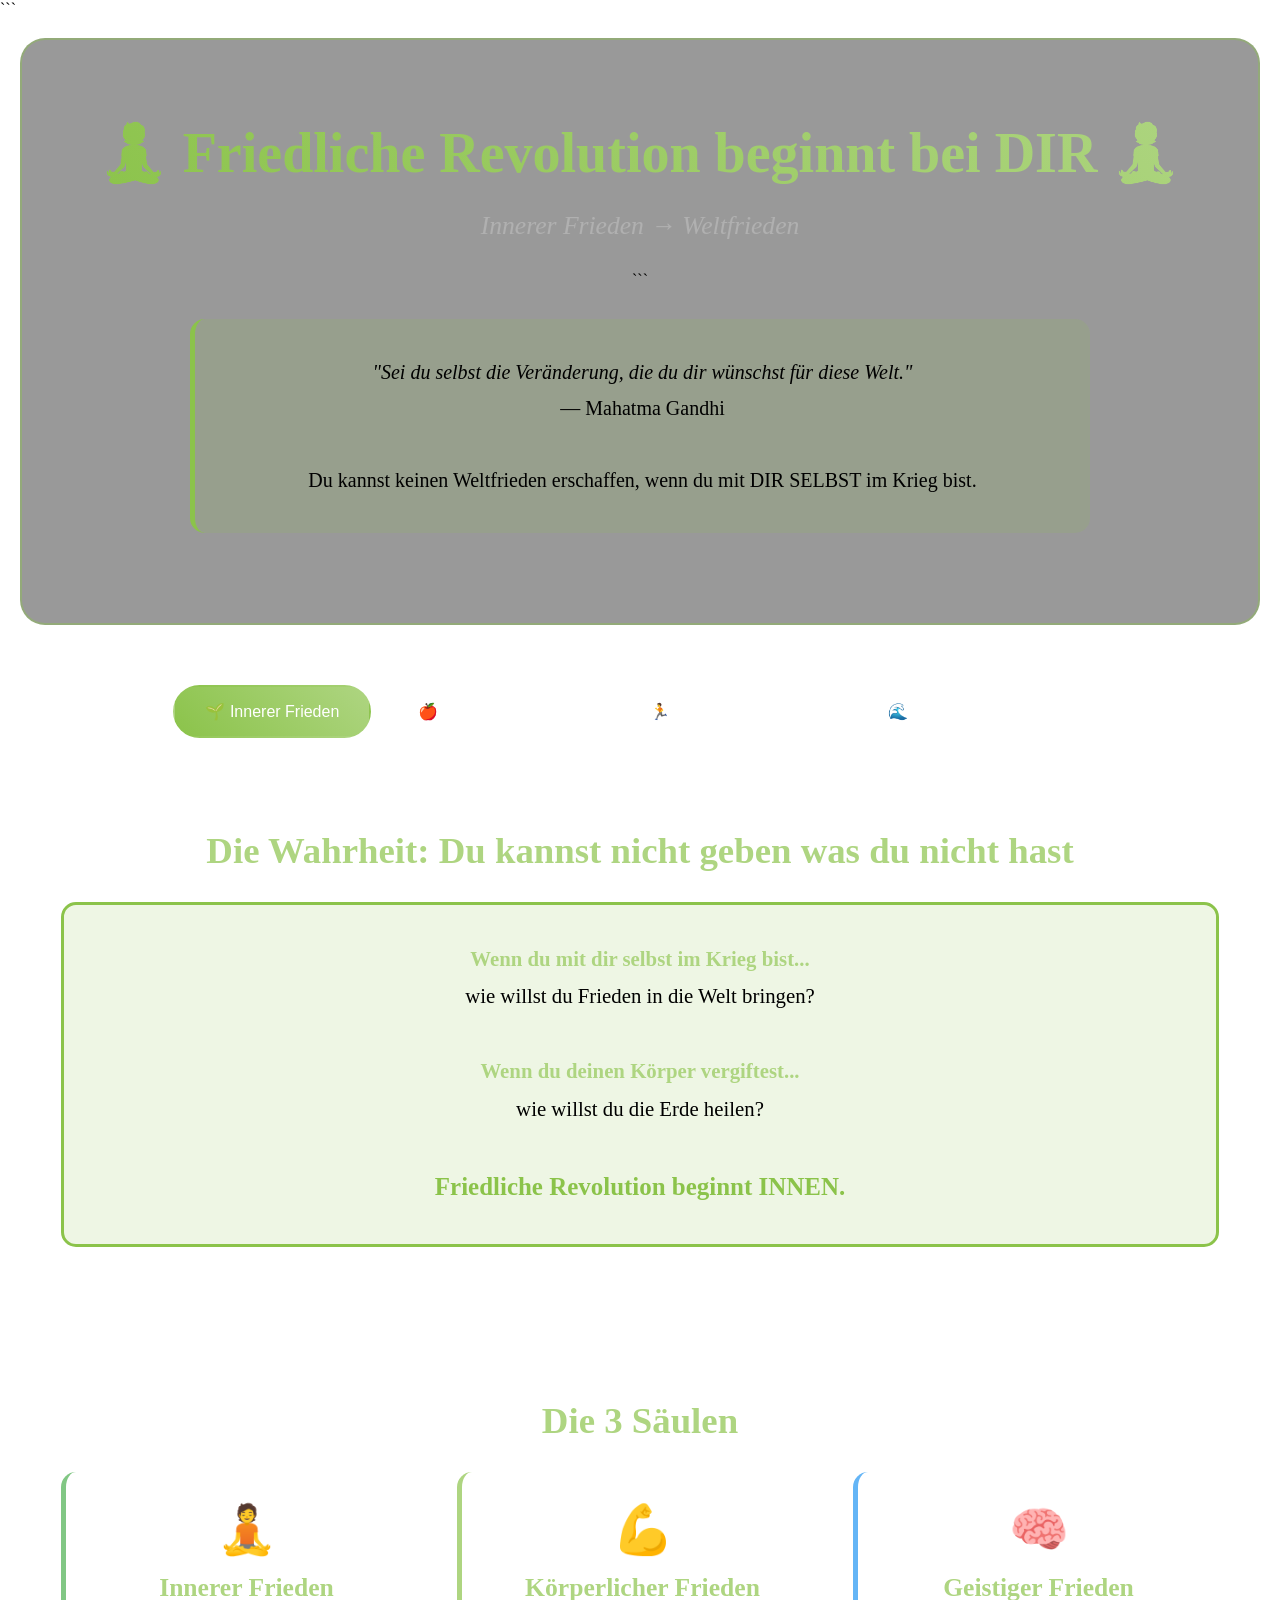
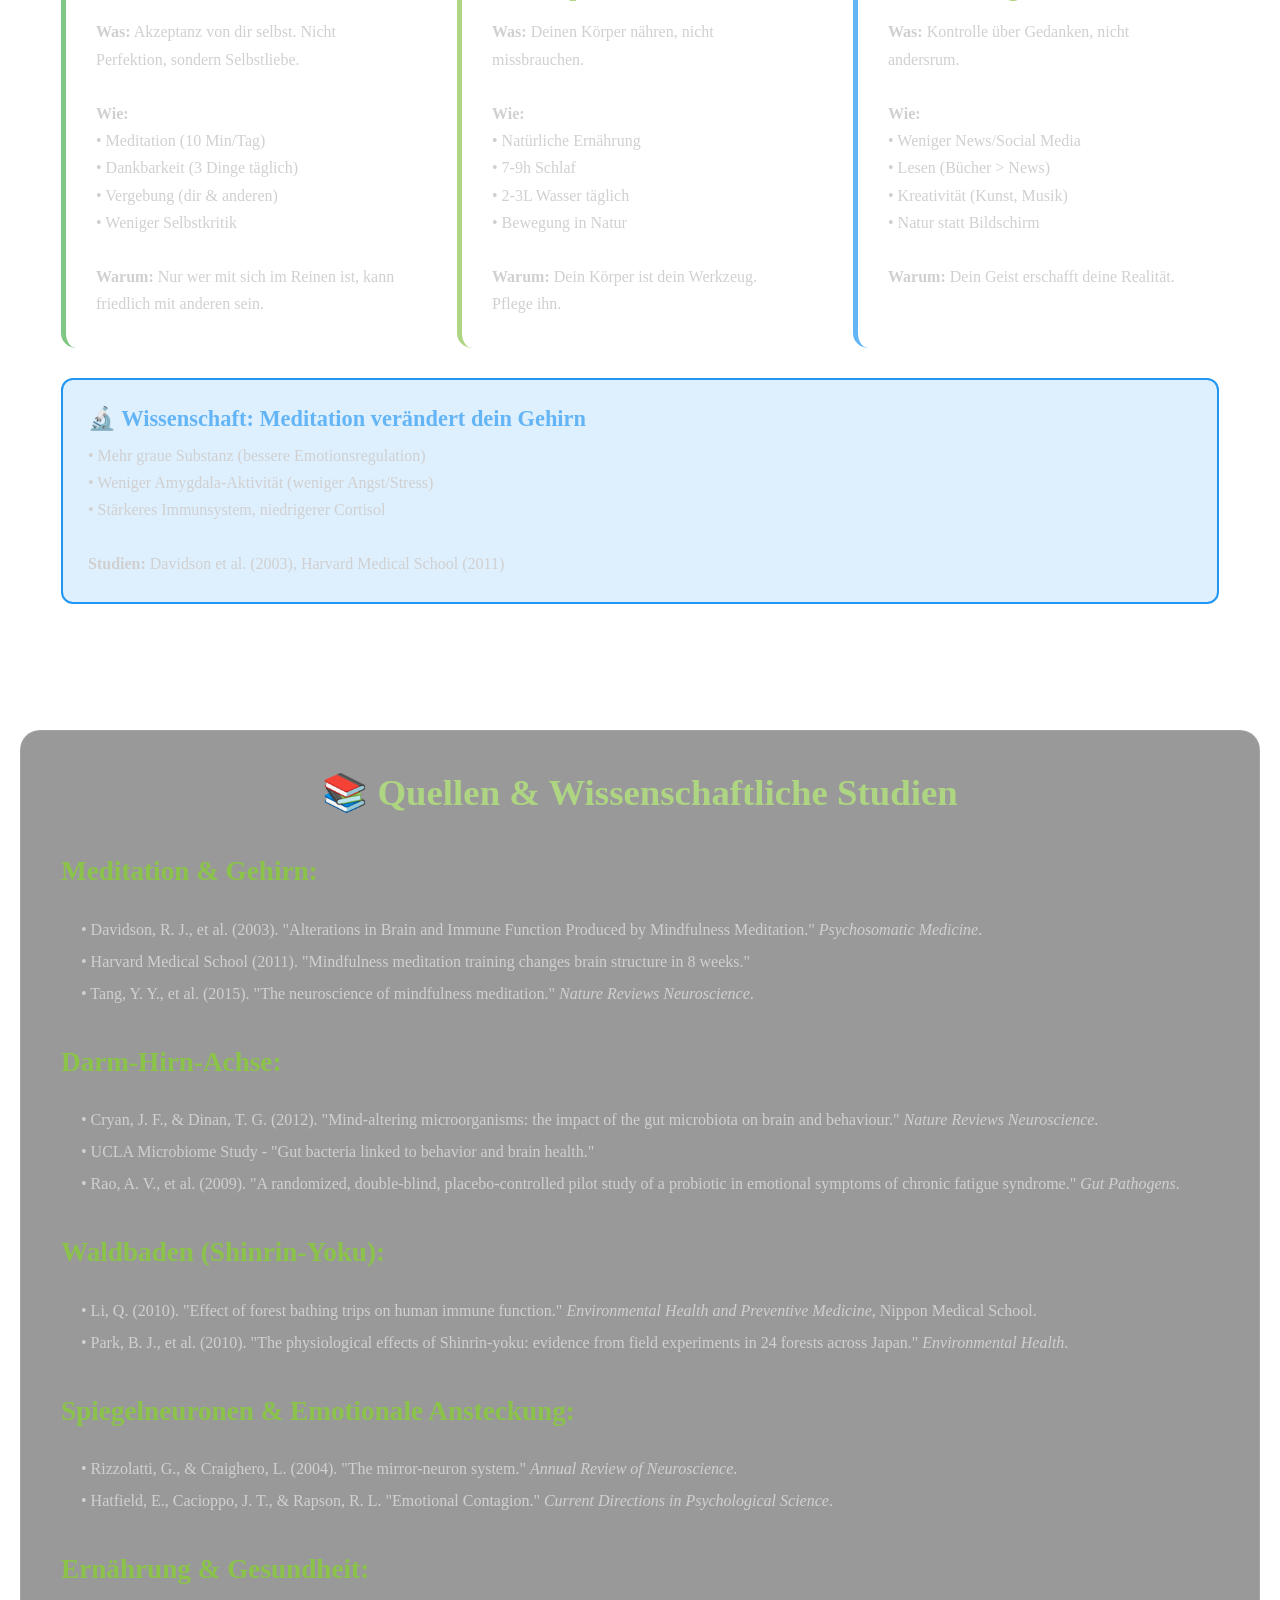
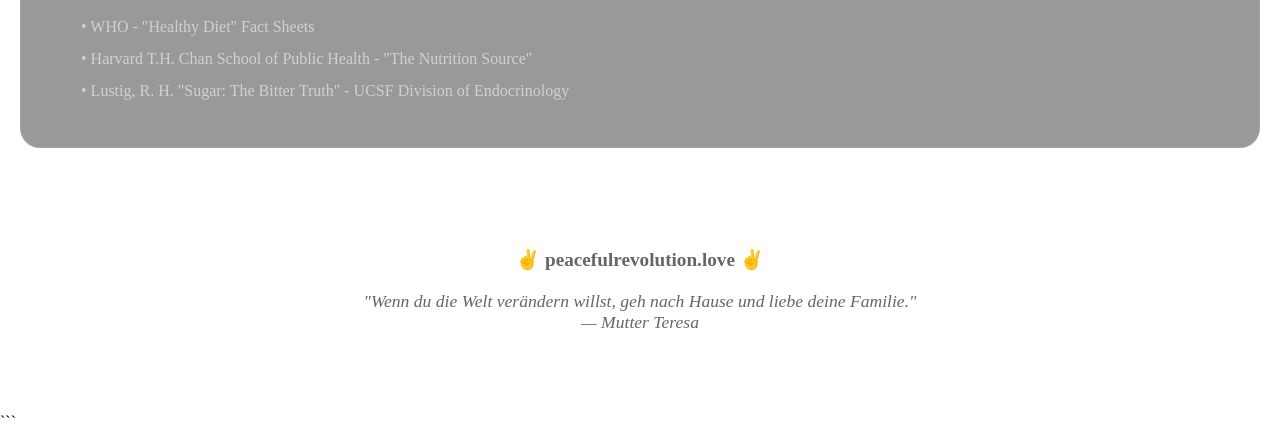
<file: friedliche-revolution-beginnt-bei-dir.html>
<!DOCTYPE html>

<html lang="de">
<head>
    <meta charset="UTF-8">
    <meta name="viewport" content="width=device-width, initial-scale=1.0">
    <title>Friedliche Revolution beginnt bei DIR</title>
    <style>
        * { margin: 0; padding: 0; box-sizing: border-box; }

```
    body {
        font-family: 'Segoe UI', Tahoma, Geneva, Verdana, sans-serif;
        background: linear-gradient(135deg, #2d5016, #3d6b1f, #4a7c28);
        background-size: 400% 400%;
        animation: gradientShift 20s ease infinite;
        color: #fff;
        line-height: 1.6;
    }
    
    @keyframes gradientShift {
        0%, 100% { background-position: 0% 50%; }
        50% { background-position: 100% 50%; }
    }
    
    .container { max-width: 1600px; margin: 0 auto; padding: 20px; }
    
    header {
        text-align: center;
        padding: 80px 20px 60px;
        background: rgba(0,0,0,0.4);
        margin-bottom: 60px;
        border-radius: 25px;
        backdrop-filter: blur(15px);
        border: 2px solid rgba(139,195,74,0.4);
    }
    
    h1 {
        font-size: 3.5em;
        margin-bottom: 25px;
        background: linear-gradient(45deg, #8bc34a, #aed581);
        -webkit-background-clip: text;
        -webkit-text-fill-color: transparent;
        background-clip: text;
    }
    
    .subtitle { font-size: 1.6em; color: #b0b0b0; margin-bottom: 30px; font-style: italic; }
    
    .quote-box {
        max-width: 900px;
        margin: 30px auto;
        padding: 35px;
        background: rgba(139,195,74,0.15);
        border-left: 5px solid #8bc34a;
        border-radius: 15px;
        font-size: 1.25em;
        line-height: 1.8;
    }
    
    .nav-tabs {
        display: flex;
        justify-content: center;
        gap: 15px;
        margin-bottom: 50px;
        flex-wrap: wrap;
    }
    
    .tab-btn {
        padding: 15px 30px;
        background: rgba(255,255,255,0.1);
        border: 2px solid rgba(255,255,255,0.2);
        color: white;
        cursor: pointer;
        border-radius: 30px;
        font-size: 1em;
        transition: all 0.3s;
    }
    
    .tab-btn:hover {
        background: rgba(255,255,255,0.2);
        transform: translateY(-3px);
    }
    
    .tab-btn.active {
        background: linear-gradient(45deg, #8bc34a, #aed581);
        border-color: transparent;
    }
    
    .tab-content { display: none; }
    .tab-content.active { display: block; animation: fadeIn 0.6s; }
    
    @keyframes fadeIn {
        from { opacity: 0; transform: translateY(30px); }
        to { opacity: 1; transform: translateY(0); }
    }
    
    .card {
        background: rgba(255,255,255,0.05);
        border-radius: 20px;
        padding: 40px;
        margin-bottom: 40px;
        backdrop-filter: blur(10px);
        border: 1px solid rgba(255,255,255,0.1);
    }
    
    .card h2 { color: #aed581; margin-bottom: 25px; font-size: 2.3em; text-align: center; }
    .card h3 { color: #8bc34a; margin: 30px 0 15px; font-size: 1.7em; }
    
    .grid-2 {
        display: grid;
        grid-template-columns: repeat(auto-fit, minmax(350px, 1fr));
        gap: 30px;
        margin: 30px 0;
    }
    
    .box {
        background: rgba(255,255,255,0.08);
        padding: 30px;
        border-radius: 15px;
        border-left: 5px solid;
        transition: all 0.3s;
    }
    
    .box:hover { transform: translateY(-5px); background: rgba(255,255,255,0.12); }
    
    .box.peace { border-left-color: #81c784; }
    .box.body { border-left-color: #aed581; }
    .box.mind { border-left-color: #64b5f6; }
    
    .box-icon { font-size: 3em; margin-bottom: 15px; text-align: center; }
    .box-title { font-size: 1.6em; font-weight: bold; margin-bottom: 15px; text-align: center; color: #aed581; }
    .box-text { color: #d0d0d0; line-height: 1.7; }
    
    .food-grid {
        display: grid;
        grid-template-columns: 1fr 1fr;
        gap: 30px;
        margin: 30px 0;
    }
    
    .food-col {
        padding: 30px;
        border-radius: 15px;
        border: 3px solid;
    }
    
    .food-bad { background: rgba(244,67,54,0.15); border-color: #f44336; }
    .food-good { background: rgba(139,195,74,0.15); border-color: #8bc34a; }
    
    .food-title {
        font-size: 1.8em;
        font-weight: bold;
        margin-bottom: 20px;
        text-align: center;
    }
    
    .food-bad .food-title { color: #ef5350; }
    .food-good .food-title { color: #9ccc65; }
    
    .food-item {
        padding: 15px;
        margin: 10px 0;
        background: rgba(0,0,0,0.3);
        border-radius: 10px;
    }
    
    .food-name { font-size: 1.2em; font-weight: bold; margin-bottom: 5px; }
    .food-why { color: #b0b0b0; font-size: 0.95em; }
    
    .steps {
        display: grid;
        grid-template-columns: repeat(auto-fit, minmax(280px, 1fr));
        gap: 20px;
        margin: 30px 0;
    }
    
    .step {
        background: rgba(255,255,255,0.08);
        padding: 25px;
        border-radius: 12px;
        border-left: 4px solid #8bc34a;
    }
    
    .step-num { font-size: 2em; color: #8bc34a; font-weight: bold; margin-bottom: 10px; }
    .step-title { font-size: 1.3em; color: #aed581; font-weight: bold; margin-bottom: 10px; }
    .step-text { color: #d0d0d0; line-height: 1.6; }
    
    .highlight {
        background: rgba(139,195,74,0.15);
        border: 3px solid #8bc34a;
        border-radius: 15px;
        padding: 35px;
        margin: 30px 0;
        text-align: center;
        font-size: 1.3em;
        line-height: 1.8;
    }
    
    .science {
        background: rgba(33,150,243,0.15);
        border: 2px solid #2196f3;
        border-radius: 12px;
        padding: 25px;
        margin: 25px 0;
    }
    
    .science-title { color: #64b5f6; font-size: 1.4em; margin-bottom: 10px; font-weight: bold; }
    .science-text { color: #d0d0d0; line-height: 1.7; }
    
    .ripple {
        position: relative;
        width: 350px;
        height: 350px;
        margin: 50px auto;
    }
    
    .circle {
        position: absolute;
        top: 50%;
        left: 50%;
        transform: translate(-50%, -50%);
        border-radius: 50%;
        border: 3px solid;
        display: flex;
        align-items: center;
        justify-content: center;
        font-weight: bold;
    }
    
    .c1 { width: 100px; height: 100px; background: rgba(139,195,74,0.3); border-color: #8bc34a; z-index: 4; }
    .c2 { width: 180px; height: 180px; border-color: #aed581; z-index: 3; }
    .c3 { width: 260px; height: 260px; border-color: #c5e1a5; z-index: 2; }
    .c4 { width: 350px; height: 350px; border-color: #dcedc8; z-index: 1; }
    
    @media (max-width: 768px) {
        h1 { font-size: 2.2em; }
        .food-grid { grid-template-columns: 1fr; }
        .ripple { width: 250px; height: 250px; }
        .c4 { width: 250px; height: 250px; }
        .c3 { width: 185px; height: 185px; }
        .c2 { width: 130px; height: 130px; }
        .c1 { width: 75px; height: 75px; font-size: 0.8em; }
    }
</style>
```

</head>
<body>
    <div class="container">
        <header>
            <h1>🧘 Friedliche Revolution beginnt bei DIR 🧘</h1>
            <p class="subtitle">Innerer Frieden → Weltfrieden</p>

```
        <div class="quote-box">
            <em>"Sei du selbst die Veränderung, die du dir wünschst für diese Welt."</em><br>
            — Mahatma Gandhi<br><br>
            Du kannst keinen Weltfrieden erschaffen, wenn du mit DIR SELBST im Krieg bist.
        </div>
    </header>
    
    <div class="nav-tabs">
        <button class="tab-btn active" onclick="switchTab('peace')">🌱 Innerer Frieden</button>
        <button class="tab-btn" onclick="switchTab('body')">🍎 Körper als Tempel</button>
        <button class="tab-btn" onclick="switchTab('move')">🏃 Bewegung & Natur</button>
        <button class="tab-btn" onclick="switchTab('ripple')">🌊 Von Innen nach Außen</button>
    </div>
    
    <!-- TAB 1: Innerer Frieden -->
    <div id="peace" class="tab-content active">
        <div class="card">
            <h2>Die Wahrheit: Du kannst nicht geben was du nicht hast</h2>
            
            <div class="highlight">
                <strong style="color: #aed581;">Wenn du mit dir selbst im Krieg bist...</strong><br>
                wie willst du Frieden in die Welt bringen?<br><br>
                
                <strong style="color: #aed581;">Wenn du deinen Körper vergiftest...</strong><br>
                wie willst du die Erde heilen?<br><br>
                
                <strong style="color: #8bc34a; font-size: 1.2em;">
                Friedliche Revolution beginnt INNEN.
                </strong>
            </div>
        </div>
        
        <div class="card">
            <h2>Die 3 Säulen</h2>
            
            <div class="grid-2">
                <div class="box peace">
                    <div class="box-icon">🧘</div>
                    <div class="box-title">Innerer Frieden</div>
                    <div class="box-text">
                        <strong>Was:</strong> Akzeptanz von dir selbst. Nicht Perfektion, sondern Selbstliebe.<br><br>
                        
                        <strong>Wie:</strong><br>
                        • Meditation (10 Min/Tag)<br>
                        • Dankbarkeit (3 Dinge täglich)<br>
                        • Vergebung (dir & anderen)<br>
                        • Weniger Selbstkritik<br><br>
                        
                        <strong>Warum:</strong> Nur wer mit sich im Reinen ist, kann friedlich mit anderen sein.
                    </div>
                </div>
                
                <div class="box body">
                    <div class="box-icon">💪</div>
                    <div class="box-title">Körperlicher Frieden</div>
                    <div class="box-text">
                        <strong>Was:</strong> Deinen Körper nähren, nicht missbrauchen.<br><br>
                        
                        <strong>Wie:</strong><br>
                        • Natürliche Ernährung<br>
                        • 7-9h Schlaf<br>
                        • 2-3L Wasser täglich<br>
                        • Bewegung in Natur<br><br>
                        
                        <strong>Warum:</strong> Dein Körper ist dein Werkzeug. Pflege ihn.
                    </div>
                </div>
                
                <div class="box mind">
                    <div class="box-icon">🧠</div>
                    <div class="box-title">Geistiger Frieden</div>
                    <div class="box-text">
                        <strong>Was:</strong> Kontrolle über Gedanken, nicht andersrum.<br><br>
                        
                        <strong>Wie:</strong><br>
                        • Weniger News/Social Media<br>
                        • Lesen (Bücher > News)<br>
                        • Kreativität (Kunst, Musik)<br>
                        • Natur statt Bildschirm<br><br>
                        
                        <strong>Warum:</strong> Dein Geist erschafft deine Realität.
                    </div>
                </div>
            </div>
            
            <div class="science">
                <div class="science-title">🔬 Wissenschaft: Meditation verändert dein Gehirn</div>
                <div class="science-text">
                    • Mehr graue Substanz (bessere Emotionsregulation)<br>
                    • Weniger Amygdala-Aktivität (weniger Angst/Stress)<br>
                    • Stärkeres Immunsystem, niedrigerer Cortisol<br><br>
                    <strong>Studien:</strong> Davidson et al. (2003), Harvard Medical School (2011)
                </div>
            </div>
        </div>
    </div>
    
    <!-- TAB 2: Körper als Tempel -->
    <div id="body" class="tab-content">
        <div class="card">
            <h2>Bewusste Ernährung = Friedliche Revolution</h2>
            <p style="text-align: center; color: #b0b0b0; margin-bottom: 30px;">
                Was du isst beeinflusst nicht nur dich – sondern die ganze Welt
            </p>
            
            <div class="food-grid">
                <div class="food-col food-bad">
                    <div class="food-title">❌ Industrie-Essen</div>
                    
                    <div class="food-item">
                        <div class="food-name">Fertiggerichte & Fast Food</div>
                        <div class="food-why">
                            Voller Zucker, Salz, Transfette. Macht süchtig. Null Nährstoffe. Verursacht Diabetes, Herzkrankheiten.
                        </div>
                    </div>
                    
                    <div class="food-item">
                        <div class="food-name">Industriezucker</div>
                        <div class="food-why">
                            Versteckt in ALLEM. Süchtiger als Kokain. Führt zu Diabetes, Fettleber, Depression.
                        </div>
                    </div>
                    
                    <div class="food-item">
                        <div class="food-name">Massentierhaltung-Fleisch</div>
                        <div class="food-why">
                            Tiere leiden. Vollgepumpt mit Antibiotika. Zerstört Regenwald. Klimakiller.
                        </div>
                    </div>
                </div>
                
                <div class="food-col food-good">
                    <div class="food-title">✅ Natürliche Ernährung</div>
                    
                    <div class="food-item">
                        <div class="food-name">Regional & Saisonal</div>
                        <div class="food-why">
                            Frisch = mehr Nährstoffe. Unterstützt lokale Bauern. Weniger Transport = besser fürs Klima.
                        </div>
                    </div>
                    
                    <div class="food-item">
                        <div class="food-name">Gemüse, Obst, Vollkorn</div>
                        <div class="food-why">
                            Voller Vitamine, Mineralien, Ballaststoffe. Schützt vor Krankheiten. Langanhaltende Energie.
                        </div>
                    </div>
                    
                    <div class="food-item">
                        <div class="food-name">Selbst kochen!</div>
                        <div class="food-why">
                            DU entscheidest was rein kommt. Meditation beim Kochen. Günstiger + gesünder.
                        </div>
                    </div>
                </div>
            </div>
        </div>
        
        <div class="card">
            <h2>Praktische Schritte</h2>
            
            <div class="steps">
                <div class="step">
                    <div class="step-num">1</div>
                    <div class="step-title">Bauernmarkt > Supermarkt</div>
                    <div class="step-text">
                        1x/Woche Wochenmarkt. Kauf direkt von Bauern. Lerne woher dein Essen kommt.
                    </div>
                </div>
                
                <div class="step">
                    <div class="step-num">2</div>
                    <div class="step-title">80/20 Regel</div>
                    <div class="step-text">
                        80% natürlich, 20% "Sünde" ok. Nicht Perfektion – sondern Richtung!
                    </div>
                </div>
                
                <div class="step">
                    <div class="step-num">3</div>
                    <div class="step-title">Bewusst essen</div>
                    <div class="step-text">
                        Kein Handy, kein TV. Schmecke wirklich. Kaue langsam. Dankbarkeit.
                    </div>
                </div>
                
                <div class="step">
                    <div class="step-num">4</div>
                    <div class="step-title">Wasser > Alles</div>
                    <div class="step-text">
                        2-3L täglich. KEIN Softdrinks. Kräutertee ok. Kaffee in Maßen.
                    </div>
                </div>
            </div>
            
            <div class="science">
                <div class="science-title">🔬 Darm-Hirn-Achse</div>
                <div class="science-text">
                    90% des Serotonins (Glückshormon) wird IM DARM produziert!<br>
                    Schlechte Ernährung = schlechte Stimmung (Depression-Link bewiesen)<br>
                    Gesunder Darm = bessere Entscheidungen, mehr Empathie<br><br>
                    <strong>Studien:</strong> Cryan & Dinan (2012), UCLA Microbiome Study
                </div>
            </div>
        </div>
    </div>
    
    <!-- TAB 3: Bewegung & Natur -->
    <div id="move" class="tab-content">
        <div class="card">
            <h2>Bewegung = Leben</h2>
            
            <div class="highlight">
                <strong style="color: #aed581;">Sitzen ist das neue Rauchen.</strong><br><br>
                
                Durchschnitt: 9-11h Sitzen/Tag<br>
                Dein Körper degeneriert. Dein Geist wird träge.<br><br>
                
                <strong style="color: #8bc34a;">
                Bewegung ist NICHT optional – es ist essentiell.
                </strong>
            </div>
        </div>
        
        <div class="card">
            <h2>Natur-Bewegung (nicht Gym!)</h2>
            
            <div class="grid-2">
                <div class="box">
                    <div class="box-icon">🚶</div>
                    <div class="box-title">Wandern / Gehen</div>
                    <div class="box-text">
                        Einfachste Form. Meditation in Bewegung. Wald senkt Cortisol. Gratis, jederzeit.<br>
                        <strong>Ziel:</strong> 10.000 Schritte/Tag
                    </div>
                </div>
                
                <div class="box">
                    <div class="box-icon">🧘</div>
                    <div class="box-title">Yoga / Tai Chi</div>
                    <div class="box-text">
                        Verbindet Körper + Geist. Flexibilität + Kraft. Atmung + Achtsamkeit.<br>
                        <strong>Ziel:</strong> 20-30 Min, 3x/Woche
                    </div>
                </div>
                
                <div class="box">
                    <div class="box-icon">🏃</div>
                    <div class="box-title">Laufen / Joggen</div>
                    <div class="box-text">
                        Kardio-Gesundheit. "Runner's High" (Endorphine!). Klärt Kopf.<br>
                        <strong>Ziel:</strong> 20-30 Min, 2-3x/Woche
                    </div>
                </div>
                
                <div class="box">
                    <div class="box-icon">🚴</div>
                    <div class="box-title">Radfahren</div>
                    <div class="box-text">
                        Transport + Bewegung. Umweltfreundlich. Entdecke deine Umgebung.<br>
                        <strong>Ziel:</strong> Statt Auto
                    </div>
                </div>
            </div>
            
            <div class="science">
                <div class="science-title">🔬 Waldbaden (Shinrin-Yoku)</div>
                <div class="science-text">
                    Japanische Studien beweisen:<br>
                    • 2h Wald/Woche = 50% weniger Stress-Hormone<br>
                    • Stärkeres Immunsystem (NK-Zellen +50%)<br>
                    • Blutdruck sinkt, besserer Schlaf<br><br>
                    <strong>Studien:</strong> Qing Li (Nippon Medical School), Park et al. (2010)
                </div>
            </div>
        </div>
        
        <div class="card">
            <h2>Das Minimum (realistisch!)</h2>
            
            <div class="steps">
                <div class="step">
                    <div class="step-num">📅</div>
                    <div class="step-title">Täglich</div>
                    <div class="step-text">
                        10.000 Schritte (oder 30 Min Gehen)<br>
                        5-10 Min Stretching/Yoga<br>
                        Treppen statt Aufzug
                    </div>
                </div>
                
                <div class="step">
                    <div class="step-num">🗓️</div>
                    <div class="step-title">3x/Woche</div>
                    <div class="step-text">
                        30 Min intensivere Bewegung<br>
                        Laufen, Schwimmen, Radfahren<br>
                        Schwitzen ist gut!
                    </div>
                </div>
                
                <div class="step">
                    <div class="step-num">🌲</div>
                    <div class="step-title">1x/Woche</div>
                    <div class="step-text">
                        Längerer Naturaufenthalt<br>
                        Wanderung, Wald-Spaziergang<br>
                        Minimum 1 Stunde
                    </div>
                </div>
            </div>
        </div>
    </div>
    
    <!-- TAB 4: Von Innen nach Außen -->
    <div id="ripple" class="tab-content">
        <div class="card">
            <h2>Der Wellen-Effekt</h2>
            <p style="text-align: center; color: #b0b0b0; margin-bottom: 30px;">
                Wenn du dich veränderst, veränderst du die Welt
            </p>
            
            <div class="ripple">
                <div class="circle c4">DIE WELT</div>
                <div class="circle c3">COMMUNITY</div>
                <div class="circle c2">FAMILIE</div>
                <div class="circle c1">DU</div>
            </div>
            
            <p style="text-align: center; font-size: 1.2em; line-height: 1.8; color: #d0d0d0;">
                Ein Stein im Wasser erzeugt Wellen.<br>
                <strong style="color: #8bc34a;">DU bist der Stein.</strong><br><br>
                
                Wenn du friedlich mit dir bist, strahlst du Frieden aus.<br>
                Deine Familie spürt es. Deine Freunde spüren es. Fremde spüren es.<br><br>
                
                <em style="color: #aed581; font-size: 1.1em;">
                Du kannst nicht NICHT beeinflussen.
                </em>
            </p>
        </div>
        
        <div class="card">
            <h2>Die Kette der Veränderung</h2>
            
            <div class="steps">
                <div class="step">
                    <div class="step-num">1</div>
                    <div class="step-title">Du änderst dich</div>
                    <div class="step-text">
                        Du isst bewusst, bewegst dich, meditierst.<br>
                        → Du fühlst dich besser, energiegeladener, klarer
                    </div>
                </div>
                
                <div class="step">
                    <div class="step-num">2</div>
                    <div class="step-title">Deine Energie ändert sich</div>
                    <div class="step-text">
                        Du bist geduldiger, lächelst mehr, hörst besser zu.<br>
                        → Menschen fühlen sich wohler um dich
                    </div>
                </div>
                
                <div class="step">
                    <div class="step-num">3</div>
                    <div class="step-title">Andere werden neugierig</div>
                    <div class="step-text">
                        "Du siehst gut aus, was machst du?"<br>
                        → Du inspirierst ohne zu missionieren
                    </div>
                </div>
                
                <div class="step">
                    <div class="step-num">4</div>
                    <div class="step-title">Sie ändern sich auch</div>
                    <div class="step-text">
                        Sie probieren Meditation, essen gesünder.<br>
                        → 1 wird 2, 2 werden 4, 4 werden 8...
                    </div>
                </div>
                
                <div class="step">
                    <div class="step-num">5</div>
                    <div class="step-title">Kritische Masse</div>
                    <div class="step-text">
                        Genug leben friedlich. Neue Normen entstehen.<br>
                        → Wandel wird unaufhaltsam
                    </div>
                </div>
            </div>
        </div>
        
        <div class="card">
            <div class="highlight">
                <strong style="font-size: 1.4em; color: #aed581;">
                Du hast mehr Macht als du glaubst.
                </strong><br><br>
                
                Jeder Bissen = eine Entscheidung.<br>
                Jeder Schritt = eine Entscheidung.<br>
                Jeder Gedanke = eine Entscheidung.<br><br>
                
                <strong style="color: #8bc34a; font-size: 1.2em;">
                Entscheidest du für Frieden oder Krieg?<br>
                Für Gesundheit oder Krankheit?<br>
                Für Bewusstsein oder Betäubung?
                </strong><br><br>
                
                <em style="font-size: 1.1em;">
                Die friedliche Revolution beginnt NICHT in Washington.<br>
                Sie beginnt in DEINEM Körper. In DEINEM Geist.<br><br>
                
                Sie beginnt JETZT.
                </em>
            </div>
            
            <div class="science">
                <div class="science-title">🔬 Spiegelneuronen - Dein Zustand ist ansteckend</div>
                <div class="science-text">
                    Wissenschaft beweist:<br>
                    • Spiegelneuronen lassen uns Emotionen anderer FÜHLEN<br>
                    • Wenn du ruhig bist, werden andere ruhiger (messbar!)<br>
                    • Emotionen sind ansteckender als Viren!<br><br>
                    
                    Dein innerer Zustand ist NIEMALS nur privat.<br>
                    Du beeinflusst IMMER die Welt um dich herum.<br><br>
                    
                    <strong>Studien:</strong> Rizzolatti & Craighero (2004), Hatfield - Emotional Contagion
                </div>
            </div>
        </div>
    </div>
    
    <!-- Quellen -->
    <div class="card" style="margin-top: 60px; background: rgba(0,0,0,0.4);">
        <h2 style="color: #aed581; margin-bottom: 30px;">📚 Quellen & Wissenschaftliche Studien</h2>
        
        <div style="color: #d0d0d0; line-height: 2;">
            <h3 style="color: #8bc34a; margin: 25px 0 15px;">Meditation & Gehirn:</h3>
            <p style="margin-left: 20px;">
                • Davidson, R. J., et al. (2003). "Alterations in Brain and Immune Function Produced by Mindfulness Meditation." <em>Psychosomatic Medicine</em>.<br>
                • Harvard Medical School (2011). "Mindfulness meditation training changes brain structure in 8 weeks."<br>
                • Tang, Y. Y., et al. (2015). "The neuroscience of mindfulness meditation." <em>Nature Reviews Neuroscience</em>.
            </p>
            
            <h3 style="color: #8bc34a; margin: 25px 0 15px;">Darm-Hirn-Achse:</h3>
            <p style="margin-left: 20px;">
                • Cryan, J. F., & Dinan, T. G. (2012). "Mind-altering microorganisms: the impact of the gut microbiota on brain and behaviour." <em>Nature Reviews Neuroscience</em>.<br>
                • UCLA Microbiome Study - "Gut bacteria linked to behavior and brain health."<br>
                • Rao, A. V., et al. (2009). "A randomized, double-blind, placebo-controlled pilot study of a probiotic in emotional symptoms of chronic fatigue syndrome." <em>Gut Pathogens</em>.
            </p>
            
            <h3 style="color: #8bc34a; margin: 25px 0 15px;">Waldbaden (Shinrin-Yoku):</h3>
            <p style="margin-left: 20px;">
                • Li, Q. (2010). "Effect of forest bathing trips on human immune function." <em>Environmental Health and Preventive Medicine</em>, Nippon Medical School.<br>
                • Park, B. J., et al. (2010). "The physiological effects of Shinrin-yoku: evidence from field experiments in 24 forests across Japan." <em>Environmental Health</em>.
            </p>
            
            <h3 style="color: #8bc34a; margin: 25px 0 15px;">Spiegelneuronen & Emotionale Ansteckung:</h3>
            <p style="margin-left: 20px;">
                • Rizzolatti, G., & Craighero, L. (2004). "The mirror-neuron system." <em>Annual Review of Neuroscience</em>.<br>
                • Hatfield, E., Cacioppo, J. T., & Rapson, R. L. "Emotional Contagion." <em>Current Directions in Psychological Science</em>.
            </p>
            
            <h3 style="color: #8bc34a; margin: 25px 0 15px;">Ernährung & Gesundheit:</h3>
            <p style="margin-left: 20px;">
                • WHO - "Healthy Diet" Fact Sheets<br>
                • Harvard T.H. Chan School of Public Health - "The Nutrition Source"<br>
                • Lustig, R. H. "Sugar: The Bitter Truth" - UCSF Division of Endocrinology
            </p>
        </div>
    </div>
    
    <div style="text-align: center; padding: 60px 20px; color: #666;">
        <p style="font-size: 1.2em; margin-bottom: 20px;">
            ✌️ <strong>peacefulrevolution.love</strong> ✌️
        </p>
        <p style="font-style: italic; font-size: 1.1em;">
            "Wenn du die Welt verändern willst, geh nach Hause und liebe deine Familie."<br>
            — Mutter Teresa
        </p>
    </div>
</div>

<script>
    function switchTab(tabName) {
        document.querySelectorAll('.tab-content').forEach(t => t.classList.remove('active'));
        document.querySelectorAll('.tab-btn').forEach(b => b.classList.remove('active'));
        document.getElementById(tabName).classList.add('active');
        event.target.classList.add('active');
        window.scrollTo({ top: 0, behavior: 'smooth' });
    }
</script>
```

</body>
</html>
</file>
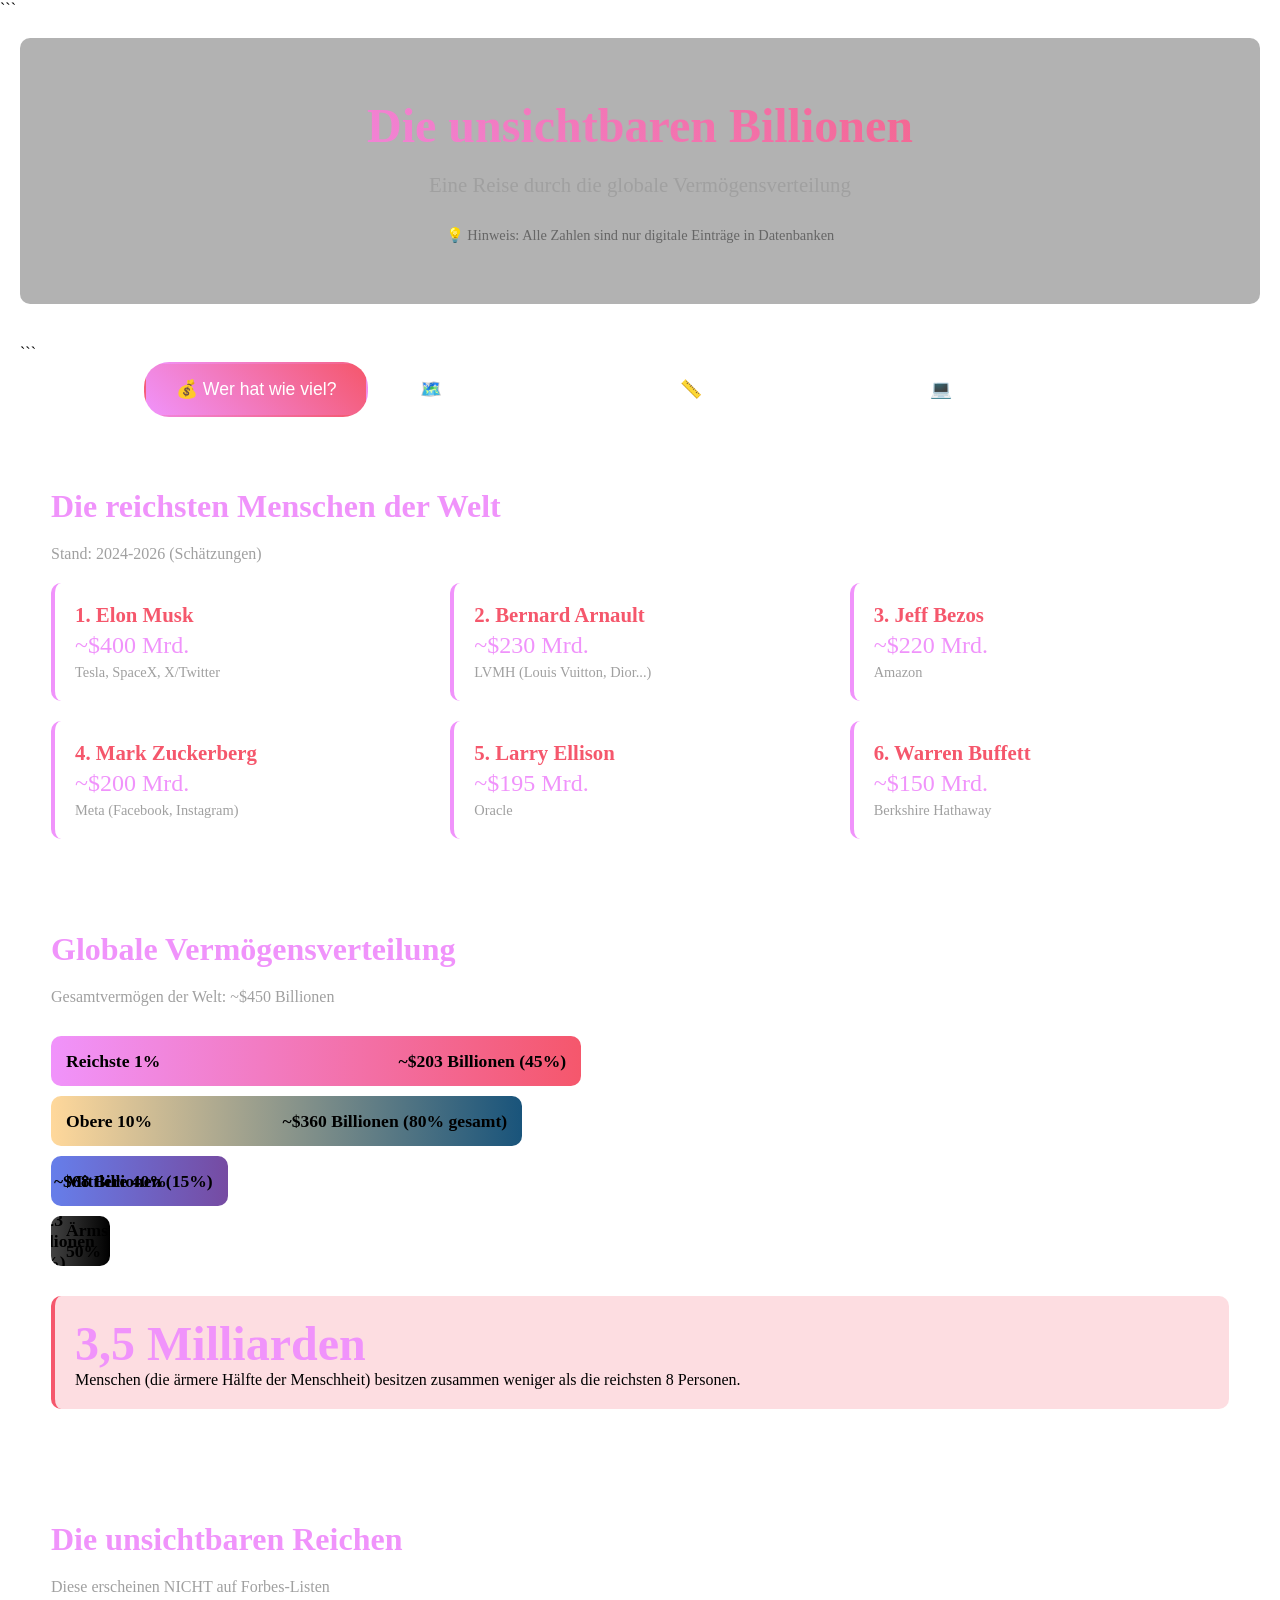
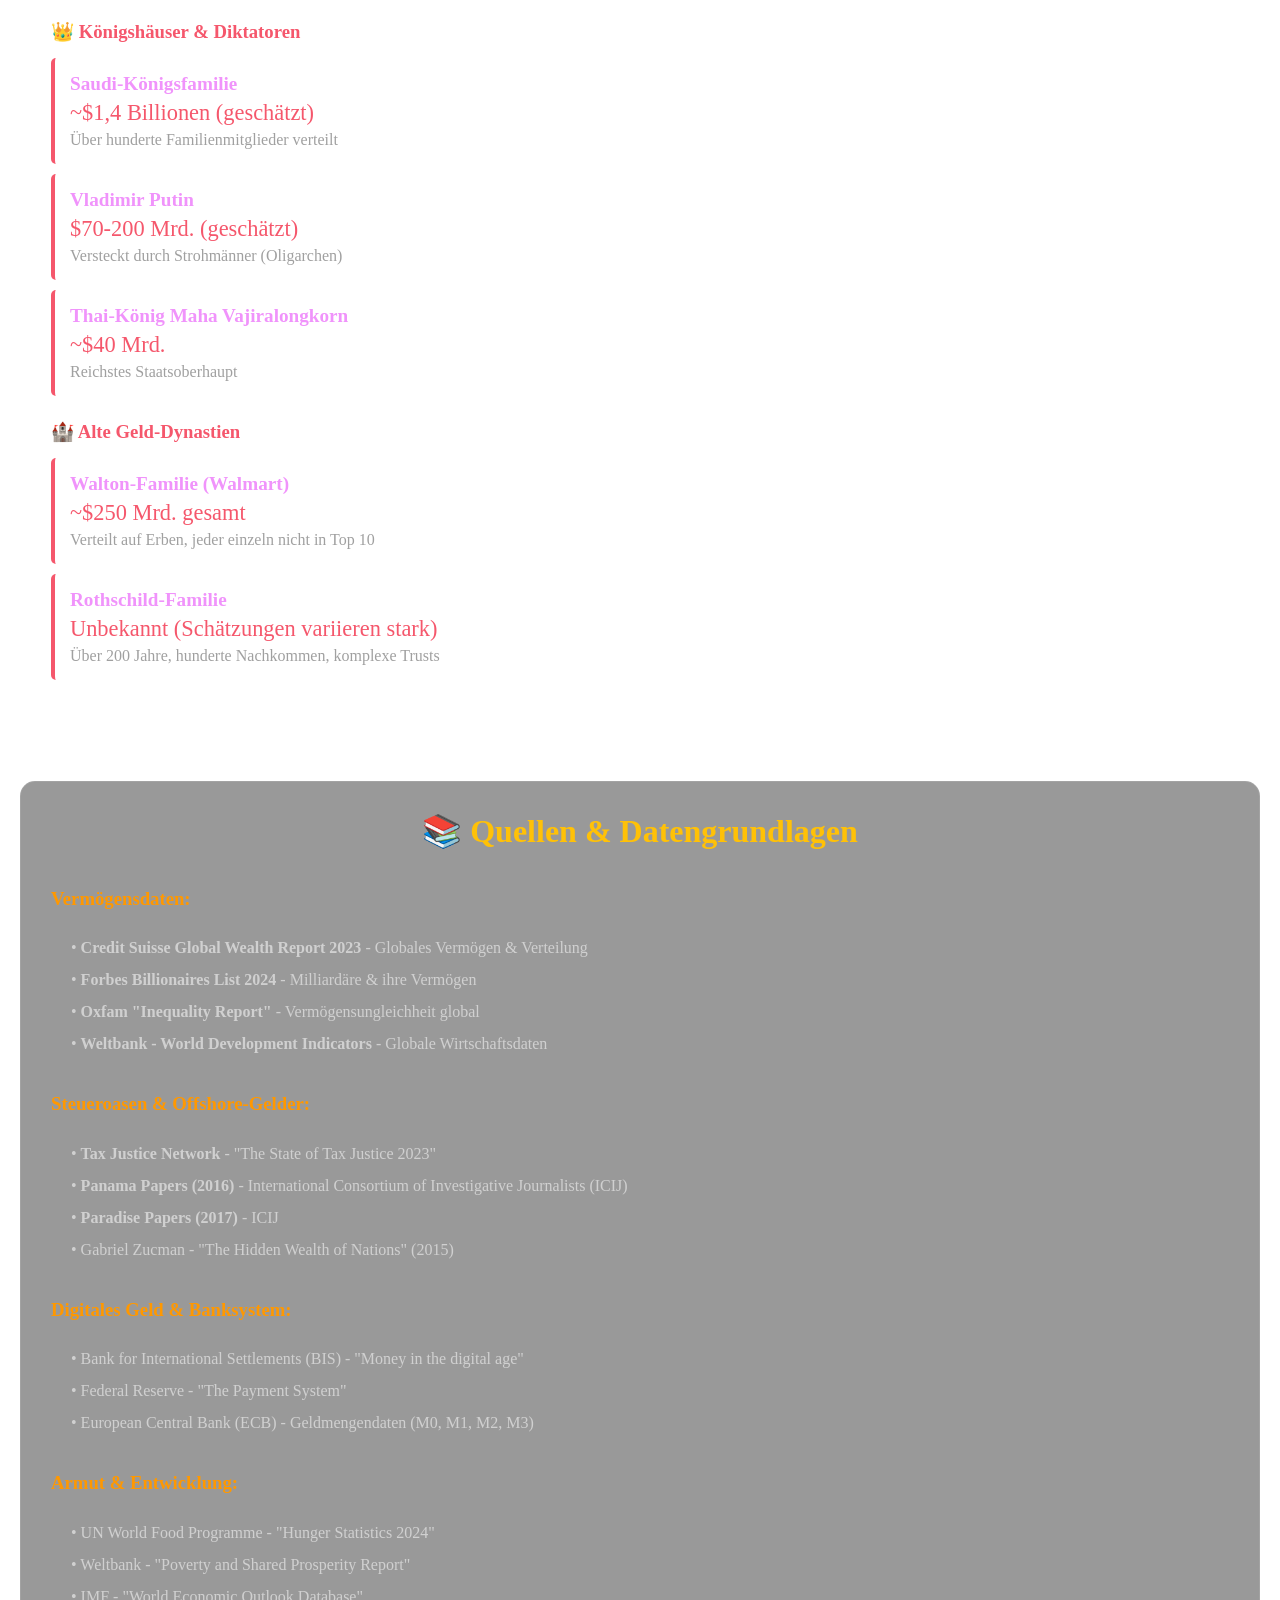
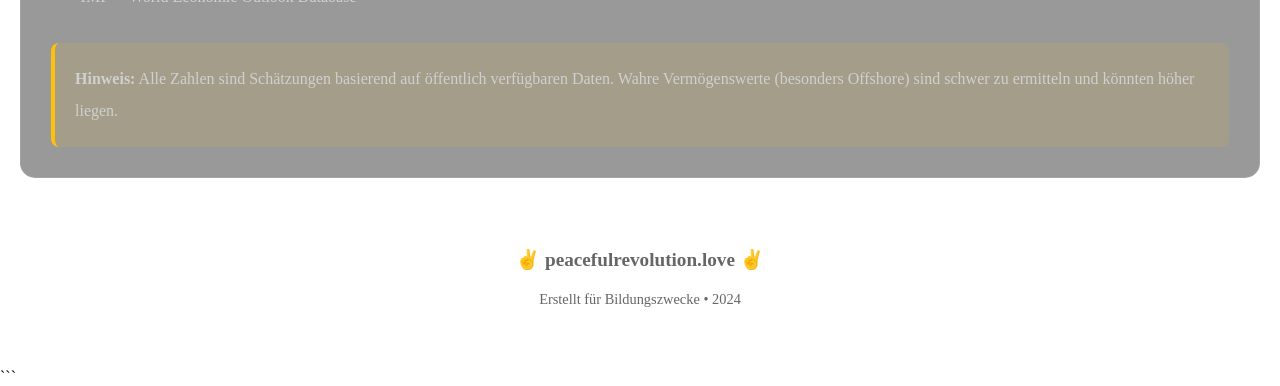
<file: globale-vermoegensverteilung.html>
<!DOCTYPE html>

<html lang="de">
<head>
    <meta charset="UTF-8">
    <meta name="viewport" content="width=device-width, initial-scale=1.0">
    <title>Globale Vermögensverteilung - Die unsichtbaren Billionen</title>
    <style>
        * {
            margin: 0;
            padding: 0;
            box-sizing: border-box;
        }

```
    body {
        font-family: 'Segoe UI', Tahoma, Geneva, Verdana, sans-serif;
        background: linear-gradient(135deg, #0f0c29, #302b63, #24243e);
        color: #fff;
        line-height: 1.6;
    }
    
    .container {
        max-width: 1400px;
        margin: 0 auto;
        padding: 20px;
    }
    
    header {
        text-align: center;
        padding: 60px 20px;
        background: rgba(0,0,0,0.3);
        margin-bottom: 40px;
        border-radius: 10px;
    }
    
    h1 {
        font-size: 3em;
        margin-bottom: 20px;
        background: linear-gradient(45deg, #f093fb, #f5576c);
        -webkit-background-clip: text;
        -webkit-text-fill-color: transparent;
        background-clip: text;
    }
    
    .subtitle {
        font-size: 1.3em;
        color: #a0a0a0;
        margin-bottom: 30px;
    }
    
    .nav-tabs {
        display: flex;
        justify-content: center;
        gap: 20px;
        margin-bottom: 40px;
        flex-wrap: wrap;
    }
    
    .tab-btn {
        padding: 15px 30px;
        background: rgba(255,255,255,0.1);
        border: 2px solid rgba(255,255,255,0.2);
        color: white;
        cursor: pointer;
        border-radius: 25px;
        font-size: 1.1em;
        transition: all 0.3s;
    }
    
    .tab-btn:hover {
        background: rgba(255,255,255,0.2);
        transform: translateY(-2px);
    }
    
    .tab-btn.active {
        background: linear-gradient(45deg, #f093fb, #f5576c);
        border-color: transparent;
    }
    
    .tab-content {
        display: none;
    }
    
    .tab-content.active {
        display: block;
        animation: fadeIn 0.5s;
    }
    
    @keyframes fadeIn {
        from { opacity: 0; transform: translateY(20px); }
        to { opacity: 1; transform: translateY(0); }
    }
    
    .card {
        background: rgba(255,255,255,0.05);
        border-radius: 15px;
        padding: 30px;
        margin-bottom: 30px;
        backdrop-filter: blur(10px);
        border: 1px solid rgba(255,255,255,0.1);
    }
    
    .card h2 {
        color: #f093fb;
        margin-bottom: 20px;
        font-size: 2em;
    }
    
    .card h3 {
        color: #f5576c;
        margin-top: 25px;
        margin-bottom: 15px;
    }
    
    .wealth-bar {
        height: 50px;
        background: linear-gradient(90deg, #11998e, #38ef7d);
        margin: 10px 0;
        border-radius: 10px;
        position: relative;
        overflow: hidden;
    }
    
    .wealth-bar.ultra-rich {
        background: linear-gradient(90deg, #f093fb, #f5576c);
    }
    
    .wealth-bar.rich {
        background: linear-gradient(90deg, #ffd89b, #19547b);
    }
    
    .wealth-bar.middle {
        background: linear-gradient(90deg, #667eea, #764ba2);
    }
    
    .wealth-bar.poor {
        background: linear-gradient(90deg, #434343, #000000);
    }
    
    .wealth-label {
        position: absolute;
        left: 15px;
        top: 50%;
        transform: translateY(-50%);
        font-weight: bold;
        font-size: 1.1em;
        z-index: 10;
    }
    
    .wealth-amount {
        position: absolute;
        right: 15px;
        top: 50%;
        transform: translateY(-50%);
        font-weight: bold;
        font-size: 1.1em;
    }
    
    .billionaire-list {
        display: grid;
        grid-template-columns: repeat(auto-fit, minmax(300px, 1fr));
        gap: 20px;
        margin-top: 20px;
    }
    
    .billionaire-card {
        background: rgba(255,255,255,0.08);
        padding: 20px;
        border-radius: 10px;
        border-left: 4px solid #f093fb;
    }
    
    .billionaire-name {
        font-size: 1.3em;
        font-weight: bold;
        color: #f5576c;
        margin-bottom: 5px;
    }
    
    .billionaire-worth {
        font-size: 1.5em;
        color: #f093fb;
        margin-bottom: 5px;
    }
    
    .billionaire-source {
        color: #a0a0a0;
        font-size: 0.9em;
    }
    
    .comparison-grid {
        display: grid;
        grid-template-columns: repeat(auto-fit, minmax(250px, 1fr));
        gap: 20px;
        margin-top: 20px;
    }
    
    .comparison-item {
        background: rgba(255,255,255,0.08);
        padding: 25px;
        border-radius: 10px;
        text-align: center;
        transition: transform 0.3s;
    }
    
    .comparison-item:hover {
        transform: scale(1.05);
    }
    
    .comparison-number {
        font-size: 2.5em;
        font-weight: bold;
        background: linear-gradient(45deg, #f093fb, #f5576c);
        -webkit-background-clip: text;
        -webkit-text-fill-color: transparent;
        background-clip: text;
        margin-bottom: 10px;
    }
    
    .comparison-label {
        color: #a0a0a0;
        font-size: 1.1em;
    }
    
    .offshore-map {
        background: rgba(0,0,0,0.3);
        padding: 30px;
        border-radius: 10px;
        margin: 20px 0;
    }
    
    .offshore-location {
        padding: 15px;
        margin: 10px 0;
        background: rgba(255,255,255,0.05);
        border-left: 4px solid #f5576c;
        border-radius: 5px;
    }
    
    .offshore-name {
        font-weight: bold;
        font-size: 1.2em;
        color: #f093fb;
    }
    
    .offshore-amount {
        font-size: 1.4em;
        color: #f5576c;
        margin: 5px 0;
    }
    
    .pie-chart {
        width: 100%;
        max-width: 500px;
        margin: 30px auto;
    }
    
    .stat-highlight {
        background: rgba(245, 87, 108, 0.2);
        padding: 20px;
        border-radius: 10px;
        margin: 20px 0;
        border-left: 4px solid #f5576c;
    }
    
    .stat-number {
        font-size: 3em;
        font-weight: bold;
        color: #f093fb;
    }
    
    .interactive-slider {
        width: 100%;
        margin: 30px 0;
    }
    
    input[type="range"] {
        width: 100%;
        height: 8px;
        background: rgba(255,255,255,0.2);
        border-radius: 5px;
        outline: none;
    }
    
    input[type="range"]::-webkit-slider-thumb {
        width: 25px;
        height: 25px;
        background: linear-gradient(45deg, #f093fb, #f5576c);
        cursor: pointer;
        border-radius: 50%;
    }
    
    .tooltip {
        background: rgba(0,0,0,0.9);
        padding: 10px 15px;
        border-radius: 5px;
        font-size: 0.9em;
        margin-top: 10px;
        border-left: 3px solid #f093fb;
    }
    
    .reality-check {
        background: rgba(255, 200, 0, 0.15);
        border: 2px solid rgba(255, 200, 0, 0.5);
        padding: 20px;
        border-radius: 10px;
        margin: 20px 0;
    }
    
    .reality-check h3 {
        color: #ffd700;
    }
    
    @media (max-width: 768px) {
        h1 {
            font-size: 2em;
        }
        
        .nav-tabs {
            flex-direction: column;
        }
        
        .tab-btn {
            width: 100%;
        }
    }
</style>
```

</head>
<body>
    <div class="container">
        <header>
            <h1>Die unsichtbaren Billionen</h1>
            <p class="subtitle">Eine Reise durch die globale Vermögensverteilung</p>
            <p style="color: #666; font-size: 0.9em; margin-top: 10px;">
                💡 Hinweis: Alle Zahlen sind nur digitale Einträge in Datenbanken
            </p>
        </header>

```
    <div class="nav-tabs">
        <button class="tab-btn active" onclick="switchTab('wealth')">💰 Wer hat wie viel?</button>
        <button class="tab-btn" onclick="switchTab('location')">🗺️ Wo liegt das Geld?</button>
        <button class="tab-btn" onclick="switchTab('comparison')">📏 Größenvergleiche</button>
        <button class="tab-btn" onclick="switchTab('digital')">💻 Die digitale Illusion</button>
    </div>
    
    <!-- TAB 1: Vermögensverteilung -->
    <div id="wealth" class="tab-content active">
        <div class="card">
            <h2>Die reichsten Menschen der Welt</h2>
            <p style="color: #a0a0a0; margin-bottom: 20px;">Stand: 2024-2026 (Schätzungen)</p>
            
            <div class="billionaire-list">
                <div class="billionaire-card">
                    <div class="billionaire-name">1. Elon Musk</div>
                    <div class="billionaire-worth">~$400 Mrd.</div>
                    <div class="billionaire-source">Tesla, SpaceX, X/Twitter</div>
                </div>
                <div class="billionaire-card">
                    <div class="billionaire-name">2. Bernard Arnault</div>
                    <div class="billionaire-worth">~$230 Mrd.</div>
                    <div class="billionaire-source">LVMH (Louis Vuitton, Dior...)</div>
                </div>
                <div class="billionaire-card">
                    <div class="billionaire-name">3. Jeff Bezos</div>
                    <div class="billionaire-worth">~$220 Mrd.</div>
                    <div class="billionaire-source">Amazon</div>
                </div>
                <div class="billionaire-card">
                    <div class="billionaire-name">4. Mark Zuckerberg</div>
                    <div class="billionaire-worth">~$200 Mrd.</div>
                    <div class="billionaire-source">Meta (Facebook, Instagram)</div>
                </div>
                <div class="billionaire-card">
                    <div class="billionaire-name">5. Larry Ellison</div>
                    <div class="billionaire-worth">~$195 Mrd.</div>
                    <div class="billionaire-source">Oracle</div>
                </div>
                <div class="billionaire-card">
                    <div class="billionaire-name">6. Warren Buffett</div>
                    <div class="billionaire-worth">~$150 Mrd.</div>
                    <div class="billionaire-source">Berkshire Hathaway</div>
                </div>
            </div>
        </div>
        
        <div class="card">
            <h2>Globale Vermögensverteilung</h2>
            <p style="color: #a0a0a0; margin-bottom: 20px;">Gesamtvermögen der Welt: ~$450 Billionen</p>
            
            <div style="margin: 30px 0;">
                <div class="wealth-bar ultra-rich" style="width: 45%;">
                    <span class="wealth-label">Reichste 1%</span>
                    <span class="wealth-amount">~$203 Billionen (45%)</span>
                </div>
                
                <div class="wealth-bar rich" style="width: 40%;">
                    <span class="wealth-label">Obere 10%</span>
                    <span class="wealth-amount">~$360 Billionen (80% gesamt)</span>
                </div>
                
                <div class="wealth-bar middle" style="width: 15%;">
                    <span class="wealth-label">Mittlere 40%</span>
                    <span class="wealth-amount">~$68 Billionen (15%)</span>
                </div>
                
                <div class="wealth-bar poor" style="width: 5%;">
                    <span class="wealth-label">Ärmste 50%</span>
                    <span class="wealth-amount">~$23 Billionen (5%)</span>
                </div>
            </div>
            
            <div class="stat-highlight">
                <div class="stat-number">3,5 Milliarden</div>
                <p>Menschen (die ärmere Hälfte der Menschheit) besitzen zusammen weniger als die reichsten 8 Personen.</p>
            </div>
        </div>
        
        <div class="card">
            <h2>Die unsichtbaren Reichen</h2>
            <p style="color: #a0a0a0; margin-bottom: 20px;">Diese erscheinen NICHT auf Forbes-Listen</p>
            
            <h3>👑 Königshäuser & Diktatoren</h3>
            <div class="offshore-location">
                <div class="offshore-name">Saudi-Königsfamilie</div>
                <div class="offshore-amount">~$1,4 Billionen (geschätzt)</div>
                <p style="color: #a0a0a0;">Über hunderte Familienmitglieder verteilt</p>
            </div>
            
            <div class="offshore-location">
                <div class="offshore-name">Vladimir Putin</div>
                <div class="offshore-amount">$70-200 Mrd. (geschätzt)</div>
                <p style="color: #a0a0a0;">Versteckt durch Strohmänner (Oligarchen)</p>
            </div>
            
            <div class="offshore-location">
                <div class="offshore-name">Thai-König Maha Vajiralongkorn</div>
                <div class="offshore-amount">~$40 Mrd.</div>
                <p style="color: #a0a0a0;">Reichstes Staatsoberhaupt</p>
            </div>
            
            <h3>🏰 Alte Geld-Dynastien</h3>
            <div class="offshore-location">
                <div class="offshore-name">Walton-Familie (Walmart)</div>
                <div class="offshore-amount">~$250 Mrd. gesamt</div>
                <p style="color: #a0a0a0;">Verteilt auf Erben, jeder einzeln nicht in Top 10</p>
            </div>
            
            <div class="offshore-location">
                <div class="offshore-name">Rothschild-Familie</div>
                <div class="offshore-amount">Unbekannt (Schätzungen variieren stark)</div>
                <p style="color: #a0a0a0;">Über 200 Jahre, hunderte Nachkommen, komplexe Trusts</p>
            </div>
        </div>
    </div>
    
    <!-- TAB 2: Wo liegt das Geld -->
    <div id="location" class="tab-content">
        <div class="card">
            <h2>Wo sind die Billionen versteckt?</h2>
            
            <div class="comparison-grid">
                <div class="comparison-item">
                    <div class="comparison-number">$140B</div>
                    <div class="comparison-label">Aktien & Börse<br>(größter Anteil)</div>
                </div>
                <div class="comparison-item">
                    <div class="comparison-number">$32B</div>
                    <div class="comparison-label">Offshore-Steueroasen<br>(Panama Papers)</div>
                </div>
                <div class="comparison-item">
                    <div class="comparison-number">$280B</div>
                    <div class="comparison-label">Immobilien<br>(weltweit)</div>
                </div>
                <div class="comparison-item">
                    <div class="comparison-number">$8B</div>
                    <div class="comparison-label">Physisches Bargeld<br>(nur 8%!)</div>
                </div>
                <div class="comparison-item">
                    <div class="comparison-number">$20B</div>
                    <div class="comparison-label">Investment Fonds<br>(BlackRock, Vanguard...)</div>
                </div>
                <div class="comparison-item">
                    <div class="comparison-number">$2B</div>
                    <div class="comparison-label">Kunst & Luxusgüter<br>(schwer zu bewerten)</div>
                </div>
            </div>
        </div>
        
        <div class="card">
            <h2>🏝️ Die größten Offshore-Steueroasen</h2>
            <p style="color: #a0a0a0; margin-bottom: 20px;">Hier verschwinden Billionen aus dem Steuersystem</p>
            
            <div class="offshore-map">
                <div class="offshore-location">
                    <div class="offshore-name">🇰🇾 Cayman Islands</div>
                    <div class="offshore-amount">~$4 Billionen</div>
                    <p style="color: #a0a0a0;">100.000 registrierte Firmen bei 65.000 Einwohnern</p>
                </div>
                
                <div class="offshore-location">
                    <div class="offshore-name">🇨🇭 Schweiz</div>
                    <div class="offshore-amount">~$2,7 Billionen</div>
                    <p style="color: #a0a0a0;">Traditionelles Bankgeheimnis (gelockert seit 2018)</p>
                </div>
                
                <div class="offshore-location">
                    <div class="offshore-name">🇱🇺 Luxemburg</div>
                    <div class="offshore-amount">~$4,5 Billionen</div>
                    <p style="color: #a0a0a0;">Größter Investmentfonds-Standort Europas</p>
                </div>
                
                <div class="offshore-location">
                    <div class="offshore-name">🇧🇲 Bermuda</div>
                    <div class="offshore-amount">~$2 Billionen</div>
                    <p style="color: #a0a0a0;">0% Körperschaftssteuer</p>
                </div>
                
                <div class="offshore-location">
                    <div class="offshore-name">🇵🇦 Panama</div>
                    <div class="offshore-amount">Unbekannt</div>
                    <p style="color: #a0a0a0;">Panama Papers (2016): 11,5 Mio. Dokumente geleakt</p>
                </div>
                
                <div class="offshore-location">
                    <div class="offshore-name">🇬🇧 British Virgin Islands</div>
                    <div class="offshore-amount">~$1,5 Billionen</div>
                    <p style="color: #a0a0a0;">450.000 registrierte Firmen bei 30.000 Einwohnern</p>
                </div>
            </div>
            
            <div class="reality-check">
                <h3>⚠️ Reality Check</h3>
                <p><strong>Diese $32 Billionen in Steueroasen bedeuten:</strong></p>
                <ul style="margin-left: 20px; margin-top: 10px;">
                    <li>Jährlich ~$200 Mrd. entgangene Steuereinnahmen weltweit</li>
                    <li>Genug um extreme Armut mehrfach zu beenden</li>
                    <li>Mehr als das BIP von USA + China kombiniert</li>
                    <li><strong>Existiert nur als Zahlen in Datenbanken</strong></li>
                </ul>
            </div>
        </div>
        
        <div class="card">
            <h2>💼 Die mächtigsten Investment-Firmen</h2>
            <p style="color: #a0a0a0; margin-bottom: 20px;">Diese verwalten mehr Geld als die meisten Länder besitzen</p>
            
            <div class="offshore-location">
                <div class="offshore-name">BlackRock</div>
                <div class="offshore-amount">~$10 Billionen</div>
                <p style="color: #a0a0a0;">Größter Vermögensverwalter der Welt</p>
            </div>
            
            <div class="offshore-location">
                <div class="offshore-name">Vanguard</div>
                <div class="offshore-amount">~$8 Billionen</div>
                <p style="color: #a0a0a0;">Zweitgrößter Vermögensverwalter</p>
            </div>
            
            <div class="offshore-location">
                <div class="offshore-name">State Street</div>
                <div class="offshore-amount">~$4 Billionen</div>
                <p style="color: #a0a0a0;">Drittgrößter Vermögensverwalter</p>
            </div>
            
            <div class="stat-highlight">
                <p><strong>Diese 3 Firmen zusammen verwalten:</strong></p>
                <div class="stat-number">$22 Billionen</div>
                <p>Das ist mehr als das BIP von USA ($25B) und sie besitzen Anteile an praktisch ALLEN großen Konzernen weltweit.</p>
            </div>
        </div>
    </div>
    
    <!-- TAB 3: Größenvergleiche -->
    <div id="comparison" class="tab-content">
        <div class="card">
            <h2>🤯 Absurde Größenvergleiche</h2>
            <p style="color: #a0a0a0; margin-bottom: 20px;">Um die Dimensionen wirklich zu verstehen...</p>
            
            <h3>⏱️ Zeit-Vergleiche</h3>
            <div class="comparison-grid">
                <div class="comparison-item">
                    <div class="comparison-number">11,5 Tage</div>
                    <div class="comparison-label">1 Million Sekunden</div>
                </div>
                <div class="comparison-item">
                    <div class="comparison-number">31,7 Jahre</div>
                    <div class="comparison-label">1 Milliarde Sekunden</div>
                </div>
                <div class="comparison-item">
                    <div class="comparison-number">31.700 Jahre</div>
                    <div class="comparison-label">1 Billion Sekunden</div>
                </div>
                <div class="comparison-item" style="background: rgba(245, 87, 108, 0.2);">
                    <div class="comparison-number">12.680 Jahre</div>
                    <div class="comparison-label">Elon Musk's Vermögen<br>in Sekunden ($400 Mrd.)</div>
                </div>
            </div>
        </div>
        
        <div class="card">
            <h2>🌍 Milliardäre vs. Länder-BIPs</h2>
            <p style="color: #a0a0a0; margin-bottom: 20px;">Einzelpersonen reicher als ganze Nationen</p>
            
            <div style="margin: 30px 0;">
                <div class="offshore-location">
                    <div class="offshore-name">Elon Musk ($400 Mrd.)</div>
                    <p style="color: #a0a0a0;">= BIP von Norwegen ($580 Mrd.) oder Nigeria ($440 Mrd.)</p>
                </div>
                
                <div class="offshore-location">
                    <div class="offshore-name">Jeff Bezos ($220 Mrd.)</div>
                    <p style="color: #a0a0a0;">= BIP von Portugal ($280 Mrd.) oder Neuseeland ($250 Mrd.)</p>
                </div>
                
                <div class="offshore-location">
                    <div class="offshore-name">Bill Gates ($140 Mrd.)</div>
                    <p style="color: #a0a0a0;">= BIP von Ungarn ($180 Mrd.) oder Marokko ($140 Mrd.)</p>
                </div>
                
                <div class="offshore-location">
                    <div class="offshore-name">Top 10 Milliardäre zusammen (~$2 Billionen)</div>
                    <p style="color: #a0a0a0;">= BIP von Italien ($2,2B) oder Brasilien ($2,1B)</p>
                </div>
            </div>
        </div>
        
        <div class="card">
            <h2>💸 Was könnte man damit kaufen?</h2>
            
            <h3>Mit Elon Musk's Vermögen ($400 Mrd.):</h3>
            <div class="comparison-grid">
                <div class="comparison-item">
                    <div class="comparison-number">40 Mio.</div>
                    <div class="comparison-label">Durchschnittshäuser<br>(à $10.000)</div>
                </div>
                <div class="comparison-item">
                    <div class="comparison-number">400x</div>
                    <div class="comparison-label">Alle Obdachlosen in USA<br>ein Haus geben</div>
                </div>
                <div class="comparison-item">
                    <div class="comparison-number">13 Jahre</div>
                    <div class="comparison-label">Weltweiten Hunger beenden<br>($30 Mrd./Jahr laut UN)</div>
                </div>
                <div class="comparison-item">
                    <div class="comparison-number">4 Mio.</div>
                    <div class="comparison-label">Menschen 100 Jahre lang<br>je $1000/Monat zahlen</div>
                </div>
            </div>
        </div>
        
        <div class="card">
            <h2>📊 Wenn die Welt 100 Menschen wäre...</h2>
            
            <div class="stat-highlight">
                <p><strong>1 Person</strong> hätte $45 Dollar</p>
                <p><strong>9 weitere Personen</strong> hätten zusammen $35 Dollar</p>
                <p><strong>40 Personen</strong> hätten zusammen $15 Dollar</p>
                <p><strong>50 Personen</strong> hätten zusammen $5 Dollar</p>
                <p style="margin-top: 20px; color: #f5576c;"><strong>Die reichste Person hätte mehr als die ärmsten 50 zusammen.</strong></p>
            </div>
        </div>
        
        <div class="card">
            <h2>🏃 Räumliche Vorstellung</h2>
            <p style="color: #a0a0a0; margin-bottom: 20px;">Wenn man $100-Scheine stapelt...</p>
            
            <div class="comparison-grid">
                <div class="comparison-item">
                    <div class="comparison-number">10 cm</div>
                    <div class="comparison-label">$1 Million<br>gestapelt</div>
                </div>
                <div class="comparison-item">
                    <div class="comparison-number">100 Meter</div>
                    <div class="comparison-label">$1 Milliarde<br>gestapelt</div>
                </div>
                <div class="comparison-item">
                    <div class="comparison-number">100 km</div>
                    <div class="comparison-label">$1 Billion<br>gestapelt</div>
                </div>
                <div class="comparison-item" style="background: rgba(245, 87, 108, 0.2);">
                    <div class="comparison-number">40 km</div>
                    <div class="comparison-label">Elon Musk's Vermögen<br>gestapelt (Stratosphäre!)</div>
                </div>
            </div>
            
            <div class="reality-check">
                <h3>💡 Perspektive</h3>
                <p>Wenn du <strong>$10.000 pro TAG</strong> verdienen würdest (ohne einen Cent auszugeben):</p>
                <ul style="margin-left: 20px; margin-top: 10px;">
                    <li>Nach 274 Jahren: $1 Milliarde</li>
                    <li>Nach 274.000 Jahren: $1 Billion</li>
                    <li>Nach 109.589 Jahren: Elon Musk's aktuelles Vermögen</li>
                </ul>
                <p style="margin-top: 15px; color: #f5576c;"><strong>Das ist länger als Homo Sapiens existiert.</strong></p>
            </div>
        </div>
    </div>
    
    <!-- TAB 4: Die digitale Illusion -->
    <div id="digital" class="tab-content">
        <div class="card">
            <h2>💻 Die Wahrheit: Es sind nur Zahlen</h2>
            
            <div class="stat-highlight">
                <div class="stat-number">92%</div>
                <p><strong>des gesamten Geldes existiert nur digital.</strong></p>
                <p style="margin-top: 10px;">Nur ~8% ist physisches Bargeld. Der Rest? Einträge in Datenbanken.</p>
            </div>
        </div>
        
        <div class="card">
            <h2>Was bedeutet "Jeff Bezos hat $220 Milliarden"?</h2>
            
            <div class="reality-check">
                <h3>❌ NICHT das:</h3>
                <ul style="margin-left: 20px;">
                    <li>Er hat $220 Mrd. auf dem Bankkonto</li>
                    <li>Es gibt irgendwo Geldscheine mit seinem Namen</li>
                    <li>Er könnte morgen alles zu Bargeld machen</li>
                </ul>
            </div>
            
            <div style="background: rgba(76, 175, 80, 0.2); padding: 20px; border-radius: 10px; margin: 20px 0; border-left: 4px solid #4CAF50;">
                <h3 style="color: #4CAF50;">✅ SONDERN das:</h3>
                <ul style="margin-left: 20px;">
                    <li>Er besitzt ~10% der Amazon-Aktien</li>
                    <li>Diese Aktien sind im <strong>elektronischen Handelsregister</strong> eingetragen</li>
                    <li>Der "Wert" entsteht durch: <em>andere Leute würden X dafür zahlen</em></li>
                    <li>Wenn er alle auf einmal verkaufen würde → Kurs bricht ein → "Wert" sinkt</li>
                    <li><strong>Existiert nur als digitaler Eintrag</strong></li>
                </ul>
            </div>
        </div>
        
        <div class="card">
            <h2>🏦 Wie Banken Geld aus dem Nichts erschaffen</h2>
            
            <div class="offshore-location">
                <div class="offshore-name" style="color: #fff;">Schritt 1: Du brauchst einen Kredit</div>
                <p style="color: #a0a0a0;">Du gehst zur Bank und bittest um 100.000€ für ein Haus.</p>
            </div>
            
            <div class="offshore-location">
                <div class="offshore-name" style="color: #fff;">Schritt 2: Bank tippt Zahlen ein</div>
                <p style="color: #a0a0a0;">Die Bank schreibt in ihrem Computer: "Dein Konto: +100.000€"</p>
                <p style="color: #f5576c; margin-top: 10px;"><strong>→ BOOM! Geld existiert jetzt, das vorher NICHT da war!</strong></p>
            </div>
            
            <div class="offshore-location">
                <div class="offshore-name" style="color: #fff;">Schritt 3: Du arbeitest Jahre</div>
                <p style="color: #a0a0a0;">Du zahlst 100.000€ + Zinsen (z.B. 30.000€) über 20 Jahre zurück.</p>
            </div>
            
            <div class="offshore-location">
                <div class="offshore-name" style="color: #fff;">Schritt 4: Geld verschwindet wieder</div>
                <p style="color: #a0a0a0;">Bank löscht die Zahl. Die Zinsen behält sie als Gewinn.</p>
            </div>
            
            <div class="stat-highlight">
                <p><strong>Fakt:</strong></p>
                <div class="stat-number">97%</div>
                <p>des Geldes wird durch Kredite erschaffen, NICHT durch Zentralbanken!</p>
                <p style="margin-top: 15px;">Wenn alle Schulden getilgt würden, gäbe es fast kein Geld mehr.</p>
            </div>
        </div>
        
        <div class="card">
            <h2>🌊 Offshore-Vermögen: Schrödingers Geld</h2>
            
            <p style="color: #a0a0a0; margin-bottom: 20px;">Panama Papers enthüllten: "$32 Billionen in Steueroasen"</p>
            
            <div class="reality-check">
                <h3>Was bedeutet das wirklich?</h3>
                <ul style="margin-left: 20px; margin-top: 10px;">
                    <li>Digitale Konten auf den Cayman Islands zeigen diese Zahlen</li>
                    <li>Niemand hat dieses Geld "ausgegeben" oder "benutzt"</li>
                    <li>Es liegt nicht "irgendwo rum" in einem Tresor</li>
                    <li>Es sind <strong>Einträge in Datenbanken</strong></li>
                    <li>Wenn alle gleichzeitig abheben wollten → das Geld wäre nicht da!</li>
                </ul>
            </div>
            
            <div class="stat-highlight" style="margin-top: 20px;">
                <p style="color: #f093fb;"><strong>"Wert" existiert nur, solange alle GLAUBEN, dass er existiert.</strong></p>
            </div>
        </div>
        
        <div class="card">
            <h2>📉 Aktienvermögen: Theoretisches Geld</h2>
            
            <div class="offshore-location">
                <div class="offshore-name">Das Paradox von Elon Musk's $400 Mrd.</div>
                <p style="margin-top: 10px;">
                    <strong style="color: #fff;">NICHT:</strong> 400 Milliarden Dollar die irgendwo liegen<br><br>
                    <strong style="color: #4CAF50;">SONDERN:</strong><br>
                    • X Millionen Tesla-Aktien<br>
                    • Aktueller Preis: Y Dollar pro Stück<br>
                    • Multiplikation: X × Y = $400 Mrd.<br><br>
                    <strong style="color: #f5576c;">ABER:</strong><br>
                    • Morgen könnte Tesla-Kurs um 50% fallen<br>
                    • → Musk "verliert" $200 Mrd.<br>
                    • <em>Dieses Geld ist nicht "weg" – es war nie "da"!</em>
                </p>
            </div>
        </div>
        
        <div class="card">
            <h2>🤔 Die philosophische Frage</h2>
            
            <div class="stat-highlight">
                <h3 style="color: #ffd700;">"Wenn es nur Zahlen sind – warum ändern wir sie nicht einfach?"</h3>
                
                <p style="margin-top: 20px; color: #fff;">Genau DAS passiert ständig:</p>
                
                <div style="margin: 20px 0;">
                    <h4 style="color: #f093fb;">Beispiel 1: Quantitative Easing (2008-2020)</h4>
                    <p style="color: #a0a0a0;">
                        • Zentralbanken (Fed, EZB) schreiben Billionen "auf Konten"<br>
                        • Kaufen damit Staatsanleihen/Aktien<br>
                        • Geld existiert jetzt – erschaffen aus Luft<br>
                        • Kritiker: "Das ist doch aus Luft!"<br>
                        • Antwort: <em>"Ja. Genau wie 97% des Geldes."</em>
                    </p>
                </div>
                
                <div style="margin: 20px 0;">
                    <h4 style="color: #f093fb;">Beispiel 2: Schuldenschnitt</h4>
                    <p style="color: #a0a0a0;">
                        • Griechenland 2012: Schulden von €400 Mrd.<br>
                        • Gläubiger: "OK, wir löschen 50%"<br>
                        • €200 Mrd. verschwinden – per Mausklick<br>
                    </p>
                </div>
                
                <div style="margin: 20px 0;">
                    <h4 style="color: #f093fb;">Beispiel 3: Vermögenssteuer (Szenario)</h4>
                    <p style="color: #a0a0a0;">
                        • Vorschlag: 2% Steuer auf Vermögen >$50 Mio.<br>
                        • Bezos zahlt: $4 Mrd./Jahr<br>
                        • NICHT: Er transportiert Geldkoffer<br>
                        • SONDERN: Zahl auf seinem Konto ↓, Staatskonto ↑<br>
                    </p>
                </div>
            </div>
        </div>
        
        <div class="card">
            <h2>⚖️ Warum ändern wir die Zahlen nicht einfach?</h2>
            
            <h3>1. Vertrauen ins System</h3>
            <p style="color: #a0a0a0;">
                Wenn der Staat beliebig Zahlen ändert → Hyperinflation (Simbabwe, Venezuela)<br>
                System funktioniert nur, solange alle mitspielen.
            </p>
            
            <h3 style="margin-top: 20px;">2. Machtfrage</h3>
            <p style="color: #a0a0a0;">
                WER entscheidet, welche Zahlen geändert werden?<br>
                Aktuell: Zentralbanken (nicht demokratisch gewählt!) + Märkte (= die mit viel Kapital)
            </p>
            
            <h3 style="margin-top: 20px;">3. Internationale Abhängigkeit</h3>
            <p style="color: #a0a0a0;">
                Ein Land allein kann's nicht ändern.<br>
                Kapital fließt dorthin, wo es am besten behandelt wird (Steueroasen!).
            </p>
        </div>
        
        <div class="card">
            <h2>💭 Zum Nachdenken</h2>
            
            <div class="reality-check">
                <p style="font-size: 1.2em; line-height: 1.8;">
                    <strong>"Das gesamte globale Finanzsystem basiert auf einem kollektiven Glauben."</strong><br><br>
                    
                    Geld hat keinen intrinsischen Wert.<br>
                    Es ist wertvoll, weil wir GLAUBEN, dass es wertvoll ist.<br><br>
                    
                    Die $450 Billionen globales Vermögen?<br>
                    → Größtenteils digitale Einträge in Datenbanken.<br><br>
                    
                    Die Frage ist nicht: <em>"Wie viel Geld gibt es?"</em><br>
                    Die Frage ist: <em>"Wer kontrolliert die Datenbanken?"</em>
                </p>
            </div>
        </div>
    </div>
    
    <!-- Quellen -->
    <div class="card" style="margin-top: 60px; background: rgba(0,0,0,0.4);">
        <h2 style="color: #ffc107; margin-bottom: 30px; text-align: center;">📚 Quellen & Datengrundlagen</h2>
        
        <div style="color: #d0d0d0; line-height: 2;">
            <h3 style="color: #ff9800; margin: 25px 0 15px;">Vermögensdaten:</h3>
            <p style="margin-left: 20px;">
                • <strong>Credit Suisse Global Wealth Report 2023</strong> - Globales Vermögen & Verteilung<br>
                • <strong>Forbes Billionaires List 2024</strong> - Milliardäre & ihre Vermögen<br>
                • <strong>Oxfam "Inequality Report"</strong> - Vermögensungleichheit global<br>
                • <strong>Weltbank - World Development Indicators</strong> - Globale Wirtschaftsdaten
            </p>
            
            <h3 style="color: #ff9800; margin: 25px 0 15px;">Steueroasen & Offshore-Gelder:</h3>
            <p style="margin-left: 20px;">
                • <strong>Tax Justice Network</strong> - "The State of Tax Justice 2023"<br>
                • <strong>Panama Papers (2016)</strong> - International Consortium of Investigative Journalists (ICIJ)<br>
                • <strong>Paradise Papers (2017)</strong> - ICIJ<br>
                • Gabriel Zucman - "The Hidden Wealth of Nations" (2015)
            </p>
            
            <h3 style="color: #ff9800; margin: 25px 0 15px;">Digitales Geld & Banksystem:</h3>
            <p style="margin-left: 20px;">
                • Bank for International Settlements (BIS) - "Money in the digital age"<br>
                • Federal Reserve - "The Payment System"<br>
                • European Central Bank (ECB) - Geldmengendaten (M0, M1, M2, M3)
            </p>
            
            <h3 style="color: #ff9800; margin: 25px 0 15px;">Armut & Entwicklung:</h3>
            <p style="margin-left: 20px;">
                • UN World Food Programme - "Hunger Statistics 2024"<br>
                • Weltbank - "Poverty and Shared Prosperity Report"<br>
                • IMF - "World Economic Outlook Database"
            </p>
            
            <p style="margin-top: 30px; padding: 20px; background: rgba(255,193,7,0.1); border-left: 4px solid #ffc107; border-radius: 8px;">
                <strong>Hinweis:</strong> Alle Zahlen sind Schätzungen basierend auf öffentlich verfügbaren Daten. 
                Wahre Vermögenswerte (besonders Offshore) sind schwer zu ermitteln und könnten höher liegen.
            </p>
        </div>
    </div>
    
    <div style="text-align: center; padding: 40px 20px; color: #666;">
        <p style="font-size: 1.2em;">✌️ <strong>peacefulrevolution.love</strong> ✌️</p>
        <p style="margin-top: 20px; font-size: 0.9em;">Erstellt für Bildungszwecke • 2024</p>
    </div>
</div>

<script>
    function switchTab(tabName) {
        // Hide all tabs
        const tabs = document.querySelectorAll('.tab-content');
        tabs.forEach(tab => tab.classList.remove('active'));
        
        // Remove active class from all buttons
        const buttons = document.querySelectorAll('.tab-btn');
        buttons.forEach(btn => btn.classList.remove('active'));
        
        // Show selected tab
        document.getElementById(tabName).classList.add('active');
        
        // Highlight selected button
        event.target.classList.add('active');
    }
</script>
```

</body>
</html>
</file>
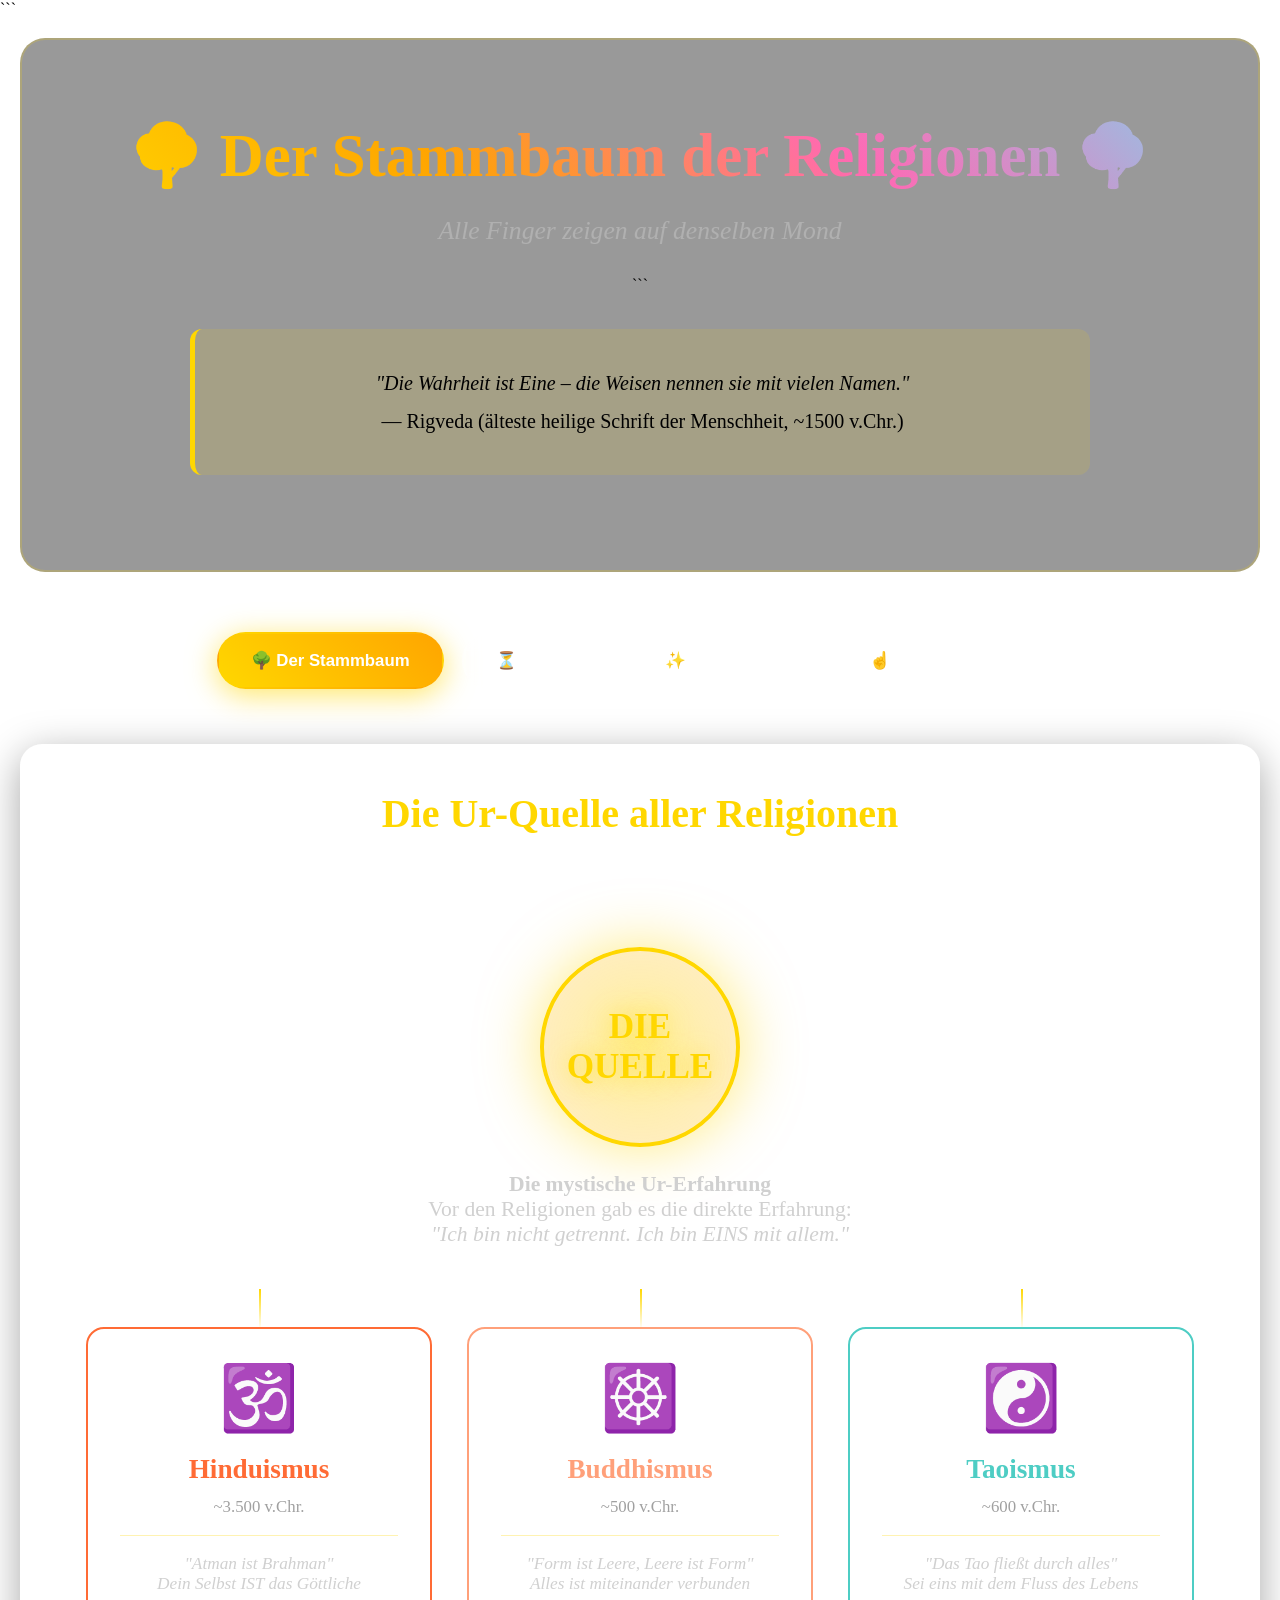
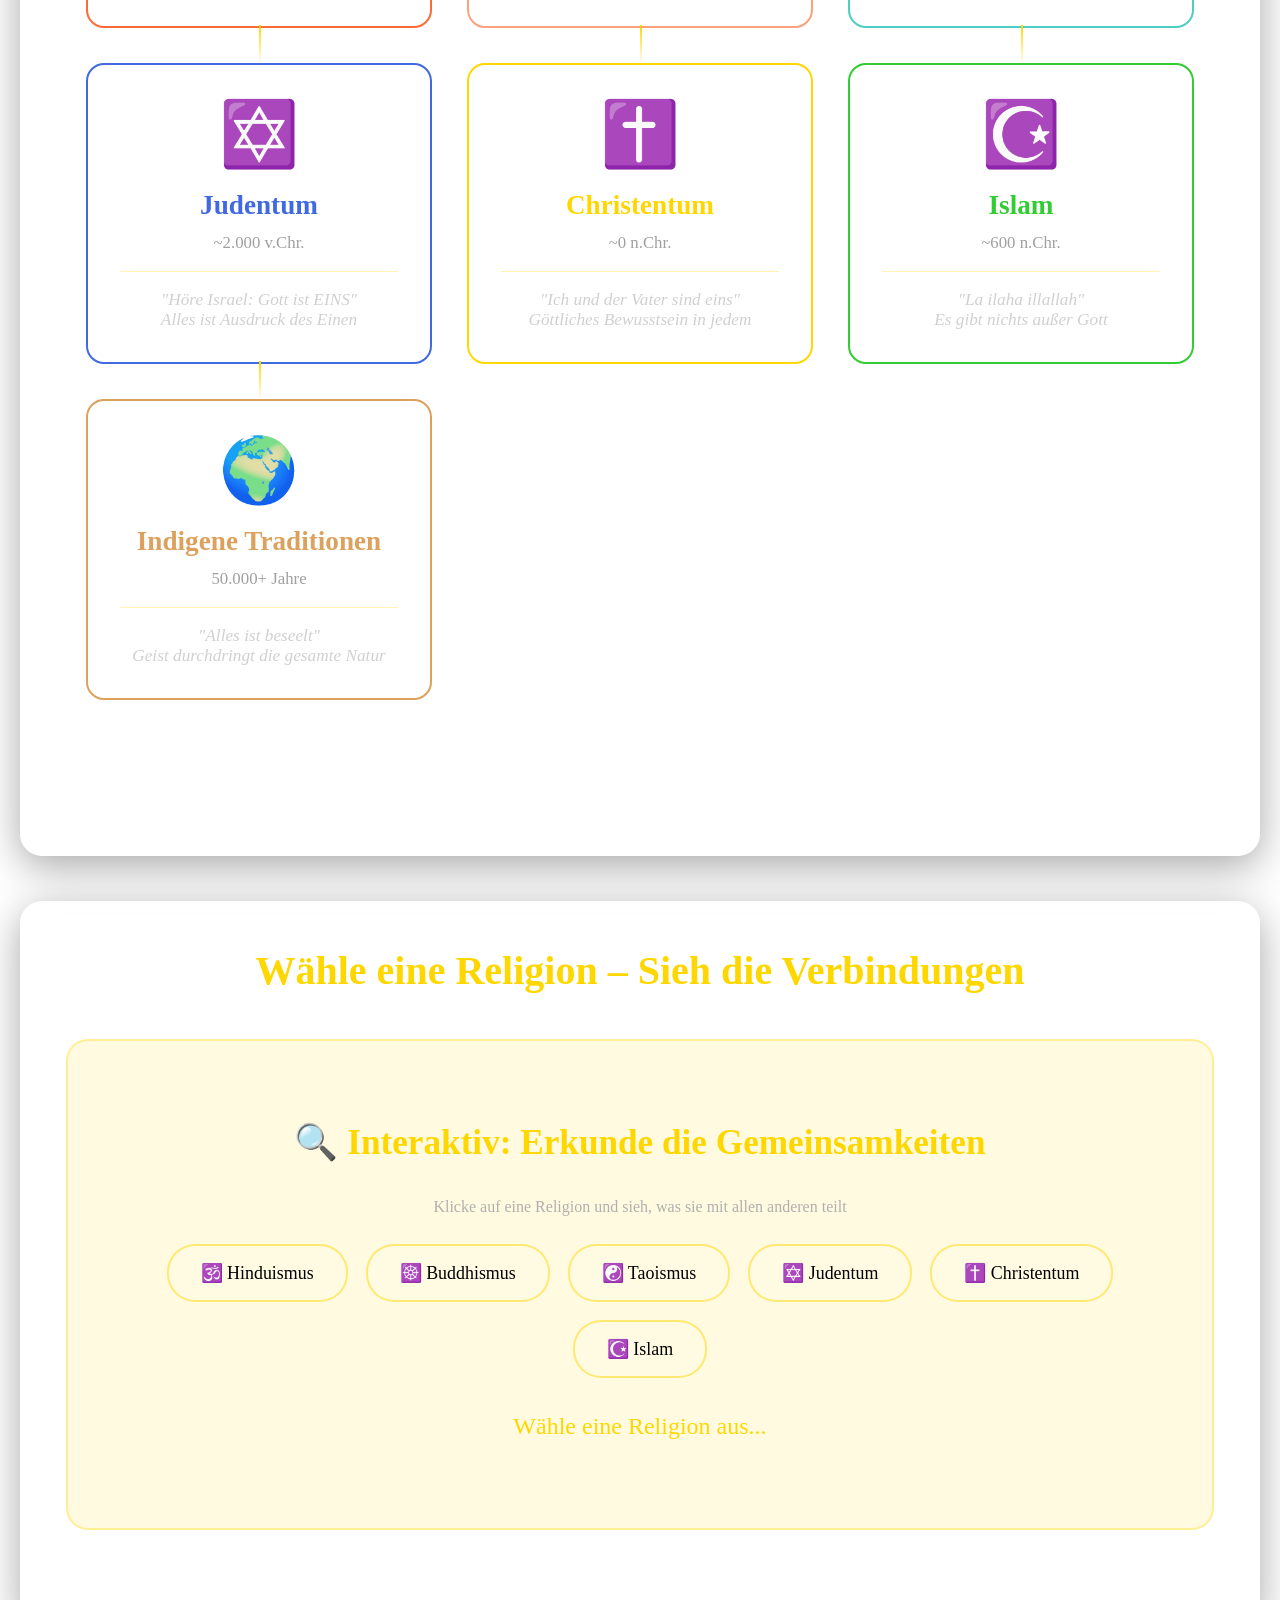
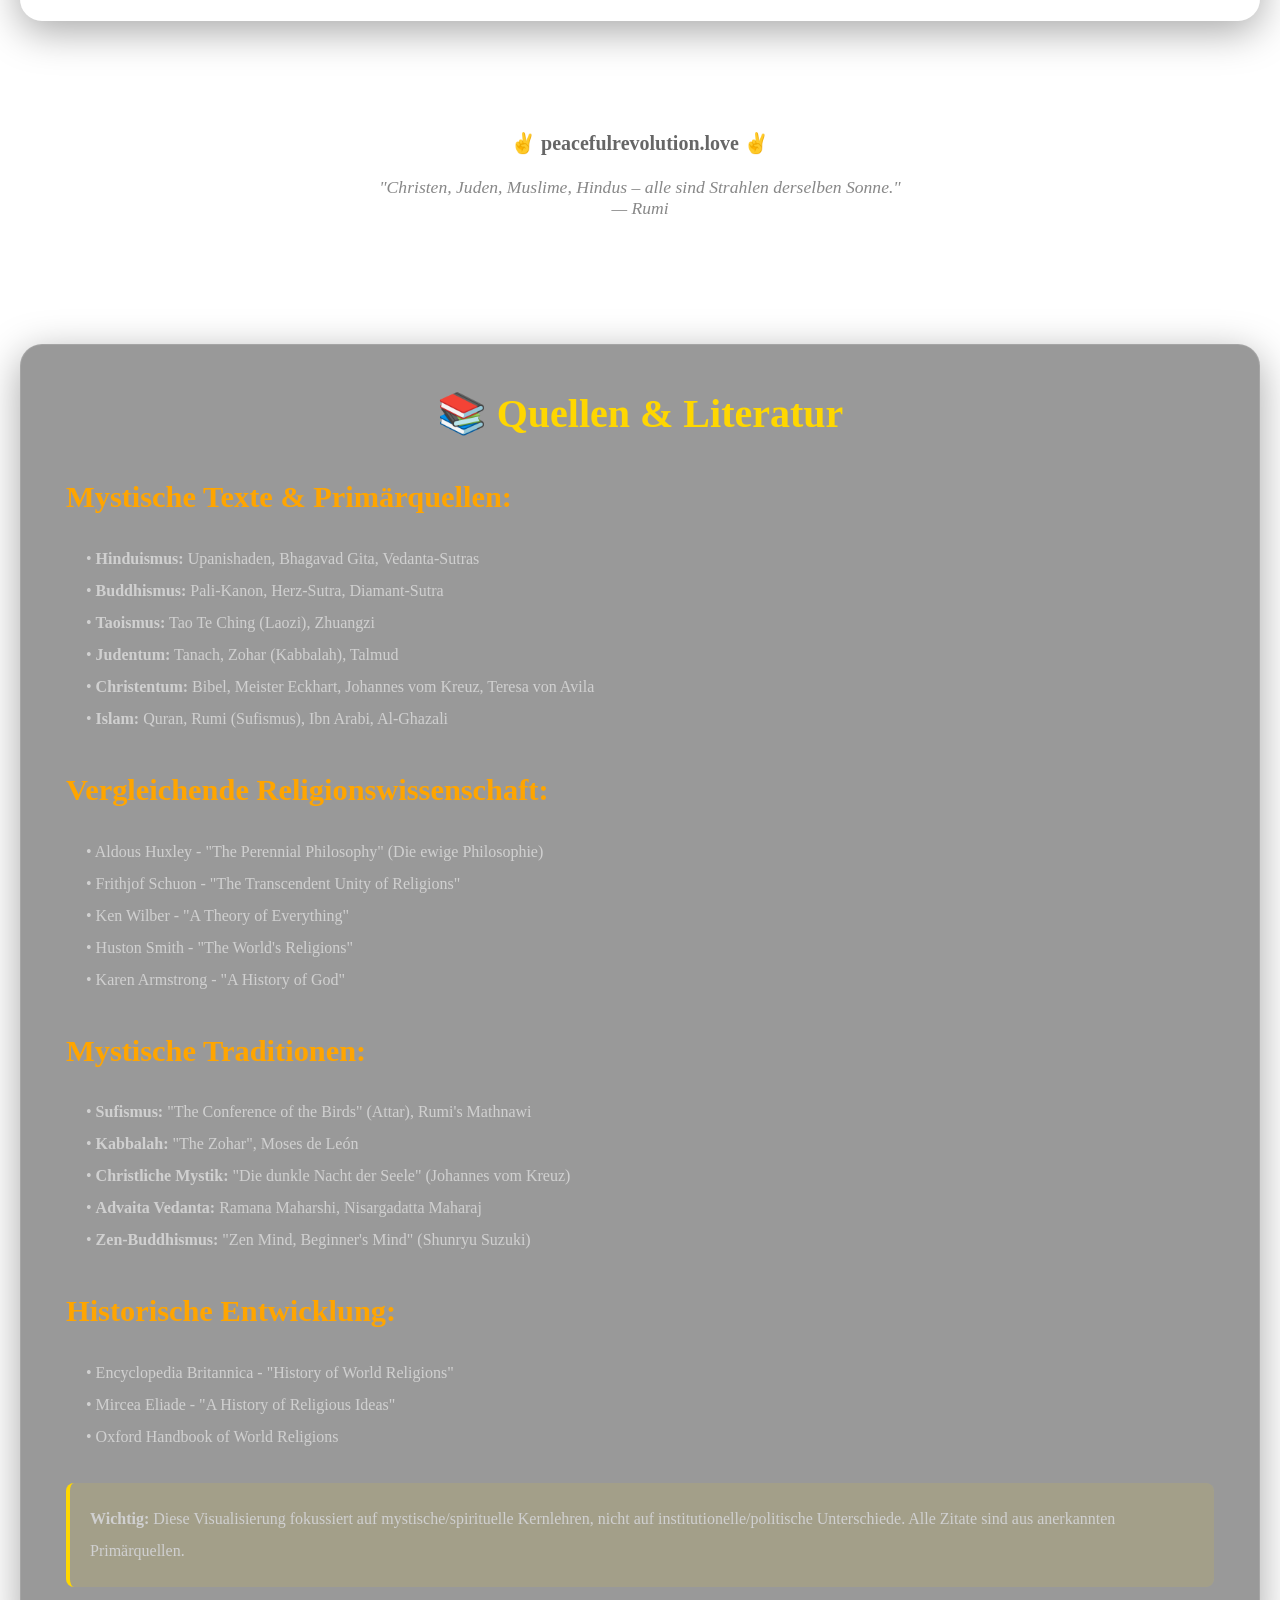
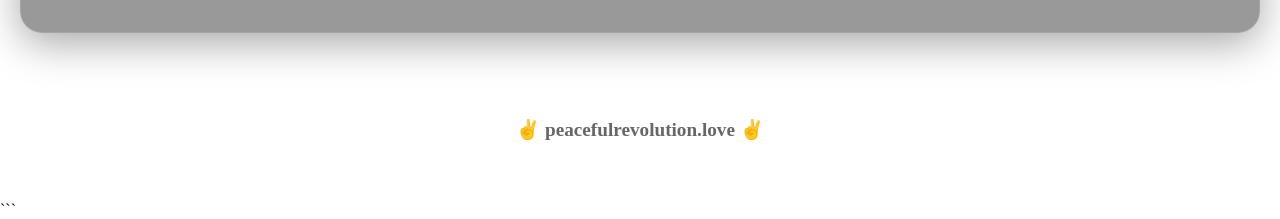
<file: stammbaum-der-religionen.html>
<!DOCTYPE html>

<html lang="de">
<head>
    <meta charset="UTF-8">
    <meta name="viewport" content="width=device-width, initial-scale=1.0">
    <title>Der Stammbaum der Religionen - Alle Wege führen zum Einen</title>
    <style>
        * {
            margin: 0;
            padding: 0;
            box-sizing: border-box;
        }

```
    body {
        font-family: 'Segoe UI', Tahoma, Geneva, Verdana, sans-serif;
        background: linear-gradient(135deg, #1a1a2e, #16213e, #0f3460);
        background-size: 400% 400%;
        animation: gradientShift 20s ease infinite;
        color: #fff;
        line-height: 1.6;
        overflow-x: hidden;
    }
    
    @keyframes gradientShift {
        0%, 100% { background-position: 0% 50%; }
        50% { background-position: 100% 50%; }
    }
    
    .container {
        max-width: 1600px;
        margin: 0 auto;
        padding: 20px;
    }
    
    header {
        text-align: center;
        padding: 80px 20px 60px;
        background: rgba(0,0,0,0.4);
        margin-bottom: 60px;
        border-radius: 25px;
        backdrop-filter: blur(15px);
        border: 2px solid rgba(255,215,0,0.2);
    }
    
    h1 {
        font-size: 3.8em;
        margin-bottom: 25px;
        background: linear-gradient(45deg, #FFD700, #FFA500, #FF69B4, #87CEEB);
        -webkit-background-clip: text;
        -webkit-text-fill-color: transparent;
        background-clip: text;
        animation: shimmer 4s ease-in-out infinite;
    }
    
    @keyframes shimmer {
        0%, 100% { filter: brightness(1); }
        50% { filter: brightness(1.4); }
    }
    
    .subtitle {
        font-size: 1.6em;
        color: #b0b0b0;
        margin-bottom: 30px;
        font-style: italic;
    }
    
    .quote-box {
        max-width: 900px;
        margin: 35px auto;
        padding: 35px;
        background: rgba(255,215,0,0.12);
        border-left: 5px solid #FFD700;
        border-radius: 12px;
        font-size: 1.25em;
        line-height: 1.9;
    }
    
    .nav-tabs {
        display: flex;
        justify-content: center;
        gap: 18px;
        margin-bottom: 55px;
        flex-wrap: wrap;
    }
    
    .tab-btn {
        padding: 16px 32px;
        background: rgba(255,255,255,0.1);
        border: 2px solid rgba(255,255,255,0.25);
        color: white;
        cursor: pointer;
        border-radius: 35px;
        font-size: 1.05em;
        transition: all 0.35s;
        backdrop-filter: blur(8px);
    }
    
    .tab-btn:hover {
        background: rgba(255,255,255,0.2);
        transform: translateY(-4px);
        box-shadow: 0 6px 25px rgba(255,215,0,0.35);
    }
    
    .tab-btn.active {
        background: linear-gradient(45deg, #FFD700, #FFA500);
        border-color: transparent;
        box-shadow: 0 6px 30px rgba(255,215,0,0.6);
        font-weight: bold;
    }
    
    .tab-content {
        display: none;
    }
    
    .tab-content.active {
        display: block;
        animation: fadeIn 0.65s;
    }
    
    @keyframes fadeIn {
        from { opacity: 0; transform: translateY(35px); }
        to { opacity: 1; transform: translateY(0); }
    }
    
    .card {
        background: rgba(255,255,255,0.06);
        border-radius: 22px;
        padding: 45px;
        margin-bottom: 45px;
        backdrop-filter: blur(12px);
        border: 1px solid rgba(255,255,255,0.12);
        box-shadow: 0 10px 40px rgba(0,0,0,0.35);
    }
    
    .card h2 {
        color: #FFD700;
        margin-bottom: 30px;
        font-size: 2.5em;
        text-align: center;
    }
    
    .card h3 {
        color: #FFA500;
        margin-top: 35px;
        margin-bottom: 18px;
        font-size: 1.9em;
    }
    
    /* Tree Visualization */
    .tree-container {
        position: relative;
        padding: 60px 20px;
        margin: 50px 0;
    }
    
    .source {
        text-align: center;
        margin-bottom: 80px;
    }
    
    .source-circle {
        width: 200px;
        height: 200px;
        margin: 0 auto 25px;
        border-radius: 50%;
        background: radial-gradient(circle, rgba(255,215,0,0.4), rgba(255,165,0,0.2));
        display: flex;
        align-items: center;
        justify-content: center;
        border: 4px solid #FFD700;
        box-shadow: 0 0 60px rgba(255,215,0,0.5);
        animation: pulse 3s ease-in-out infinite;
    }
    
    @keyframes pulse {
        0%, 100% { transform: scale(1); box-shadow: 0 0 60px rgba(255,215,0,0.5); }
        50% { transform: scale(1.08); box-shadow: 0 0 90px rgba(255,215,0,0.8); }
    }
    
    .source-text {
        font-size: 2.2em;
        font-weight: bold;
        color: #FFD700;
        text-shadow: 0 0 25px rgba(255,215,0,0.7);
    }
    
    .source-description {
        font-size: 1.35em;
        color: #d0d0d0;
        max-width: 700px;
        margin: 0 auto;
    }
    
    /* Religion Branches */
    .branches {
        display: grid;
        grid-template-columns: repeat(auto-fit, minmax(320px, 1fr));
        gap: 35px;
        margin-top: 60px;
    }
    
    .branch {
        background: rgba(255,255,255,0.07);
        padding: 32px;
        border-radius: 18px;
        border: 2px solid transparent;
        transition: all 0.4s;
        cursor: pointer;
        position: relative;
    }
    
    .branch::before {
        content: '';
        position: absolute;
        top: -40px;
        left: 50%;
        width: 2px;
        height: 40px;
        background: linear-gradient(180deg, #FFD700, transparent);
    }
    
    .branch:hover {
        transform: translateY(-8px) scale(1.03);
        box-shadow: 0 12px 40px rgba(255,215,0,0.35);
    }
    
    .branch.hinduism { border-color: #FF6B35; }
    .branch.buddhism { border-color: #FFA07A; }
    .branch.taoism { border-color: #4ECDC4; }
    .branch.judaism { border-color: #4169E1; }
    .branch.christianity { border-color: #FFD700; }
    .branch.islam { border-color: #32CD32; }
    .branch.indigenous { border-color: #DDA15E; }
    
    .branch-icon {
        font-size: 4em;
        text-align: center;
        margin-bottom: 18px;
    }
    
    .branch-name {
        font-size: 1.7em;
        font-weight: bold;
        text-align: center;
        margin-bottom: 12px;
    }
    
    .hinduism .branch-name { color: #FF6B35; }
    .buddhism .branch-name { color: #FFA07A; }
    .taoism .branch-name { color: #4ECDC4; }
    .judaism .branch-name { color: #4169E1; }
    .christianity .branch-name { color: #FFD700; }
    .islam .branch-name { color: #32CD32; }
    .indigenous .branch-name { color: #DDA15E; }
    
    .branch-date {
        text-align: center;
        color: #a0a0a0;
        font-size: 1.05em;
        margin-bottom: 18px;
    }
    
    .branch-core {
        font-style: italic;
        color: #d0d0d0;
        text-align: center;
        font-size: 1.08em;
        margin-top: 18px;
        padding-top: 18px;
        border-top: 1px solid rgba(255,215,0,0.3);
    }
    
    /* Detail Cards */
    .detail-grid {
        display: grid;
        grid-template-columns: repeat(auto-fit, minmax(400px, 1fr));
        gap: 30px;
        margin-top: 35px;
    }
    
    .detail-card {
        background: rgba(255,255,255,0.06);
        padding: 35px;
        border-radius: 16px;
        border-left: 5px solid;
    }
    
    .detail-card.hinduism { border-left-color: #FF6B35; }
    .detail-card.buddhism { border-left-color: #FFA07A; }
    .detail-card.taoism { border-left-color: #4ECDC4; }
    .detail-card.judaism { border-left-color: #4169E1; }
    .detail-card.christianity { border-left-color: #FFD700; }
    .detail-card.islam { border-left-color: #32CD32; }
    
    .detail-header {
        font-size: 1.6em;
        font-weight: bold;
        margin-bottom: 20px;
    }
    
    .detail-quote {
        font-style: italic;
        color: #d0d0d0;
        margin: 18px 0;
        padding-left: 20px;
        border-left: 3px solid rgba(255,215,0,0.5);
        line-height: 1.8;
        font-size: 1.08em;
    }
    
    .detail-mystic {
        color: #FFD700;
        font-weight: bold;
        margin-top: 12px;
    }
    
    .detail-explanation {
        color: #b0b0b0;
        margin-top: 18px;
        line-height: 1.75;
    }
    
    /* Common Truth */
    .common-truth {
        background: linear-gradient(135deg, rgba(255,215,0,0.15), rgba(255,105,180,0.15));
        padding: 55px;
        border-radius: 25px;
        margin: 55px 0;
        border: 3px solid rgba(255,215,0,0.5);
        text-align: center;
    }
    
    .common-truth h3 {
        font-size: 2.5em;
        color: #FFD700;
        margin-bottom: 30px;
    }
    
    .truth-points {
        display: grid;
        grid-template-columns: repeat(auto-fit, minmax(280px, 1fr));
        gap: 28px;
        margin-top: 40px;
    }
    
    .truth-point {
        background: rgba(0,0,0,0.3);
        padding: 28px;
        border-radius: 16px;
        border: 1px solid rgba(255,215,0,0.3);
    }
    
    .truth-icon {
        font-size: 3.2em;
        margin-bottom: 16px;
    }
    
    .truth-text {
        font-size: 1.15em;
        color: #d0d0d0;
    }
    
    /* Timeline */
    .timeline {
        position: relative;
        padding: 50px 0;
        margin: 50px 0;
    }
    
    .timeline::before {
        content: '';
        position: absolute;
        left: 50%;
        transform: translateX(-50%);
        width: 4px;
        height: 100%;
        background: linear-gradient(180deg, #FFD700, #FFA500, #FF69B4, #87CEEB);
    }
    
    .timeline-item {
        position: relative;
        margin: 55px 0;
        padding: 0 55px;
    }
    
    .timeline-item:nth-child(odd) {
        text-align: right;
        padding-right: 54%;
    }
    
    .timeline-item:nth-child(even) {
        text-align: left;
        padding-left: 54%;
    }
    
    .timeline-dot {
        position: absolute;
        left: 50%;
        transform: translateX(-50%);
        width: 32px;
        height: 32px;
        border-radius: 50%;
        background: linear-gradient(45deg, #FFD700, #FFA500);
        border: 4px solid #000;
        box-shadow: 0 0 25px rgba(255,215,0,0.7);
        z-index: 10;
    }
    
    .timeline-content {
        background: rgba(255,255,255,0.08);
        padding: 28px;
        border-radius: 16px;
        border: 1px solid rgba(255,215,0,0.3);
        transition: all 0.35s;
    }
    
    .timeline-content:hover {
        background: rgba(255,255,255,0.13);
        transform: scale(1.03);
        box-shadow: 0 6px 28px rgba(255,215,0,0.35);
    }
    
    .timeline-date {
        font-size: 1.4em;
        color: #FFD700;
        font-weight: bold;
        margin-bottom: 12px;
    }
    
    .timeline-title {
        font-size: 1.6em;
        color: #FFA500;
        margin-bottom: 12px;
    }
    
    .timeline-desc {
        color: #d0d0d0;
        font-size: 1.08em;
        line-height: 1.7;
    }
    
    /* Highlight Box */
    .highlight-box {
        background: rgba(255,215,0,0.16);
        border: 2px solid #FFD700;
        border-radius: 18px;
        padding: 35px;
        margin: 35px 0;
        text-align: center;
    }
    
    .highlight-text {
        font-size: 1.35em;
        color: #fff;
        line-height: 1.85;
    }
    
    /* Interactive Selector */
    .religion-selector {
        background: rgba(255,215,0,0.12);
        padding: 45px;
        border-radius: 22px;
        margin: 45px 0;
        border: 2px solid rgba(255,215,0,0.35);
    }
    
    .religion-selector h3 {
        text-align: center;
        color: #FFD700;
        margin-bottom: 35px;
        font-size: 2.2em;
    }
    
    .religion-buttons {
        display: flex;
        flex-wrap: wrap;
        gap: 18px;
        justify-content: center;
        margin-bottom: 35px;
    }
    
    .religion-btn {
        padding: 16px 32px;
        background: rgba(255,255,255,0.1);
        border: 2px solid rgba(255,215,0,0.5);
        border-radius: 28px;
        cursor: pointer;
        transition: all 0.35s;
        font-size: 1.12em;
    }
    
    .religion-btn:hover {
        background: rgba(255,215,0,0.25);
        transform: scale(1.07);
    }
    
    .religion-btn.selected {
        background: linear-gradient(45deg, #FFD700, #FFA500);
        border-color: transparent;
        color: #000;
        font-weight: bold;
    }
    
    .selected-display {
        text-align: center;
        font-size: 1.5em;
        color: #FFD700;
        margin-top: 25px;
        min-height: 70px;
    }
    
    @media (max-width: 768px) {
        h1 { font-size: 2.2em; }
        
        .timeline::before { left: 32px; }
        
        .timeline-item:nth-child(odd),
        .timeline-item:nth-child(even) {
            text-align: left;
            padding-left: 75px;
            padding-right: 22px;
        }
        
        .timeline-dot { left: 32px; }
        
        .detail-grid {
            grid-template-columns: 1fr;
        }
    }
</style>
```

</head>
<body>
    <div class="container">
        <header>
            <h1>🌳 Der Stammbaum der Religionen 🌳</h1>
            <p class="subtitle">Alle Finger zeigen auf denselben Mond</p>

```
        <div class="quote-box">
            <em>"Die Wahrheit ist Eine – die Weisen nennen sie mit vielen Namen."</em><br>
            — Rigveda (älteste heilige Schrift der Menschheit, ~1500 v.Chr.)
        </div>
    </header>
    
    <div class="nav-tabs">
        <button class="tab-btn active" onclick="switchTab('tree')">🌳 Der Stammbaum</button>
        <button class="tab-btn" onclick="switchTab('timeline')">⏳ Zeitlinie</button>
        <button class="tab-btn" onclick="switchTab('mystics')">✨ Die Mystiker</button>
        <button class="tab-btn" onclick="switchTab('unity')">☝️ Die Eine Wahrheit</button>
    </div>
    
    <!-- TAB 1: Der Stammbaum -->
    <div id="tree" class="tab-content active">
        <div class="card">
            <h2>Die Ur-Quelle aller Religionen</h2>
            
            <div class="tree-container">
                <div class="source">
                    <div class="source-circle">
                        <div class="source-text">DIE<br>QUELLE</div>
                    </div>
                    <div class="source-description">
                        <strong>Die mystische Ur-Erfahrung</strong><br>
                        Vor den Religionen gab es die direkte Erfahrung:<br>
                        <em>"Ich bin nicht getrennt. Ich bin EINS mit allem."</em>
                    </div>
                </div>
                
                <div class="branches">
                    <div class="branch hinduism">
                        <div class="branch-icon">🕉️</div>
                        <div class="branch-name">Hinduismus</div>
                        <div class="branch-date">~3.500 v.Chr.</div>
                        <div class="branch-core">
                            "Atman ist Brahman"<br>
                            Dein Selbst IST das Göttliche
                        </div>
                    </div>
                    
                    <div class="branch buddhism">
                        <div class="branch-icon">☸️</div>
                        <div class="branch-name">Buddhismus</div>
                        <div class="branch-date">~500 v.Chr.</div>
                        <div class="branch-core">
                            "Form ist Leere, Leere ist Form"<br>
                            Alles ist miteinander verbunden
                        </div>
                    </div>
                    
                    <div class="branch taoism">
                        <div class="branch-icon">☯️</div>
                        <div class="branch-name">Taoismus</div>
                        <div class="branch-date">~600 v.Chr.</div>
                        <div class="branch-core">
                            "Das Tao fließt durch alles"<br>
                            Sei eins mit dem Fluss des Lebens
                        </div>
                    </div>
                    
                    <div class="branch judaism">
                        <div class="branch-icon">✡️</div>
                        <div class="branch-name">Judentum</div>
                        <div class="branch-date">~2.000 v.Chr.</div>
                        <div class="branch-core">
                            "Höre Israel: Gott ist EINS"<br>
                            Alles ist Ausdruck des Einen
                        </div>
                    </div>
                    
                    <div class="branch christianity">
                        <div class="branch-icon">✝️</div>
                        <div class="branch-name">Christentum</div>
                        <div class="branch-date">~0 n.Chr.</div>
                        <div class="branch-core">
                            "Ich und der Vater sind eins"<br>
                            Göttliches Bewusstsein in jedem
                        </div>
                    </div>
                    
                    <div class="branch islam">
                        <div class="branch-icon">☪️</div>
                        <div class="branch-name">Islam</div>
                        <div class="branch-date">~600 n.Chr.</div>
                        <div class="branch-core">
                            "La ilaha illallah"<br>
                            Es gibt nichts außer Gott
                        </div>
                    </div>
                    
                    <div class="branch indigenous">
                        <div class="branch-icon">🌍</div>
                        <div class="branch-name">Indigene Traditionen</div>
                        <div class="branch-date">50.000+ Jahre</div>
                        <div class="branch-core">
                            "Alles ist beseelt"<br>
                            Geist durchdringt die gesamte Natur
                        </div>
                    </div>
                </div>
            </div>
        </div>
        
        <div class="card">
            <h2>Wähle eine Religion – Sieh die Verbindungen</h2>
            
            <div class="religion-selector">
                <h3>🔍 Interaktiv: Erkunde die Gemeinsamkeiten</h3>
                <p style="text-align: center; color: #b0b0b0; margin-bottom: 28px;">
                    Klicke auf eine Religion und sieh, was sie mit allen anderen teilt
                </p>
                
                <div class="religion-buttons">
                    <div class="religion-btn" onclick="selectReligion('Hinduismus')">🕉️ Hinduismus</div>
                    <div class="religion-btn" onclick="selectReligion('Buddhismus')">☸️ Buddhismus</div>
                    <div class="religion-btn" onclick="selectReligion('Taoismus')">☯️ Taoismus</div>
                    <div class="religion-btn" onclick="selectReligion('Judentum')">✡️ Judentum</div>
                    <div class="religion-btn" onclick="selectReligion('Christentum')">✝️ Christentum</div>
                    <div class="religion-btn" onclick="selectReligion('Islam')">☪️ Islam</div>
                </div>
                
                <div class="selected-display" id="selectedReligion">
                    Wähle eine Religion aus...
                </div>
            </div>
        </div>
    </div>
    
    <!-- TAB 2: Timeline -->
    <div id="timeline" class="tab-content">
        <div class="card">
            <h2>Die Entwicklung der Religionen durch die Zeit</h2>
            
            <div class="timeline">
                <div class="timeline-item">
                    <div class="timeline-dot"></div>
                    <div class="timeline-content">
                        <div class="timeline-date">50.000+ Jahre</div>
                        <div class="timeline-title">🔥 Schamanismus & Animismus</div>
                        <div class="timeline-desc">
                            Erste spirituelle Praktiken. Alle indigenen Kulturen:<br>
                            <strong>"Alles ist beseelt. Geist durchdringt die Natur."</strong><br>
                            Bereits hier: Die Erfahrung der Einheit mit allem.
                        </div>
                    </div>
                </div>
                
                <div class="timeline-item">
                    <div class="timeline-dot"></div>
                    <div class="timeline-content">
                        <div class="timeline-date">~3.500 v.Chr.</div>
                        <div class="timeline-title">🕉️ Vedische Tradition (Ur-Hinduismus)</div>
                        <div class="timeline-desc">
                            Rigveda entsteht – älteste aufgeschriebene heilige Texte.<br>
                            <strong>"Ekam sat vipra bahudha vadanti"</strong><br>
                            "Die Wahrheit ist Eine – die Weisen nennen sie mit vielen Namen."
                        </div>
                    </div>
                </div>
                
                <div class="timeline-item">
                    <div class="timeline-dot"></div>
                    <div class="timeline-content">
                        <div class="timeline-date">~2.000 v.Chr.</div>
                        <div class="timeline-title">✡️ Judentum entsteht</div>
                        <div class="timeline-desc">
                            Abraham. Moses. Torah.<br>
                            <strong>"Shema Yisrael: Adonai Eloheinu, Adonai Echad"</strong><br>
                            "Höre Israel: Der Herr ist unser Gott, der Herr ist EINS."
                        </div>
                    </div>
                </div>
                
                <div class="timeline-item">
                    <div class="timeline-dot"></div>
                    <div class="timeline-content">
                        <div class="timeline-date">~800-200 v.Chr.</div>
                        <div class="timeline-title">📖 Upanishaden (Hinduistische Mystik)</div>
                        <div class="timeline-desc">
                            Die mystische Essenz des Hinduismus wird niedergeschrieben.<br>
                            <strong>"Tat Tvam Asi" – Du bist DAS.</strong><br>
                            Atman (individuelles Selbst) = Brahman (universelles Selbst)
                        </div>
                    </div>
                </div>
                
                <div class="timeline-item">
                    <div class="timeline-dot"></div>
                    <div class="timeline-content">
                        <div class="timeline-date">~600 v.Chr.</div>
                        <div class="timeline-title">☯️ Taoismus (Laozi)</div>
                        <div class="timeline-desc">
                            Tao Te Ching entsteht in China.<br>
                            <strong>"Das Tao, das sich aussprechen lässt, ist nicht das ewige Tao."</strong><br>
                            Die höchste Wahrheit ist jenseits von Worten.
                        </div>
                    </div>
                </div>
                
                <div class="timeline-item">
                    <div class="timeline-dot"></div>
                    <div class="timeline-content">
                        <div class="timeline-date">~500 v.Chr.</div>
                        <div class="timeline-title">☸️ Buddhismus (Gautama Buddha)</div>
                        <div class="timeline-desc">
                            Buddha erlangt Erleuchtung unter dem Bodhi-Baum.<br>
                            <strong>"Form ist Leere, Leere ist Form."</strong><br>
                            Alles ist leer von getrenntem Selbst – alles ist verbunden.
                        </div>
                    </div>
                </div>
                
                <div class="timeline-item">
                    <div class="timeline-dot"></div>
                    <div class="timeline-content">
                        <div class="timeline-date">~0 n.Chr.</div>
                        <div class="timeline-title">✝️ Christentum (Jesus)</div>
                        <div class="timeline-desc">
                            Jesus lehrt Liebe und Einheit mit Gott.<br>
                            <strong>"Ich und der Vater sind eins."</strong> (Johannes 10:30)<br>
                            Das Reich Gottes ist innen, nicht außen.
                        </div>
                    </div>
                </div>
                
                <div class="timeline-item">
                    <div class="timeline-dot"></div>
                    <div class="timeline-content">
                        <div class="timeline-date">~600 n.Chr.</div>
                        <div class="timeline-title">☪️ Islam (Mohammed)</div>
                        <div class="timeline-desc">
                            Quran wird offenbart.<br>
                            <strong>"La ilaha illallah" – Es gibt keinen Gott außer Gott.</strong><br>
                            Alles was existiert ist Ausdruck des Einen.
                        </div>
                    </div>
                </div>
                
                <div class="timeline-item">
                    <div class="timeline-dot"></div>
                    <div class="timeline-content">
                        <div class="timeline-date">~800-1300 n.Chr.</div>
                        <div class="timeline-title">✨ Sufismus (Islamische Mystik)</div>
                        <div class="timeline-desc">
                            Rumi, Al-Hallaj, Ibn Arabi.<br>
                            <strong>"Ich war ein verborgener Schatz und wollte erkannt werden."</strong><br>
                            Gott erschafft die Welt um sich selbst zu erfahren.
                        </div>
                    </div>
                </div>
                
                <div class="timeline-item">
                    <div class="timeline-dot"></div>
                    <div class="timeline-content">
                        <div class="timeline-date">~1200-1600 n.Chr.</div>
                        <div class="timeline-title">🕯️ Kabbalah & Christliche Mystik</div>
                        <div class="timeline-desc">
                            Meister Eckhart, Theresa von Avila, Johannes vom Kreuz.<br>
                            <strong>"Das Auge mit dem ich Gott sehe, ist dasselbe mit dem Gott mich sieht."</strong><br>
                            Alle Mystiker entdecken: Trennung ist Illusion.
                        </div>
                    </div>
                </div>
                
                <div class="timeline-item">
                    <div class="timeline-dot"></div>
                    <div class="timeline-content">
                        <div class="timeline-date">HEUTE</div>
                        <div class="timeline-title">🌟 Globales Erwachen</div>
                        <div class="timeline-desc">
                            Internet verbindet alle Traditionen.<br>
                            Menschen erkennen: <strong>Alle Religionen zeigen auf dasselbe!</strong><br>
                            Die mystische Wahrheit wird Mainstream:<br>
                            <em>Es gibt nur EINS. Du bist ES.</em>
                        </div>
                    </div>
                </div>
            </div>
        </div>
    </div>
    
    <!-- TAB 3: Die Mystiker -->
    <div id="mystics" class="tab-content">
        <div class="card">
            <h2>Die Mystiker aller Religionen sagen dasselbe</h2>
            <p style="text-align: center; font-size: 1.25em; color: #b0b0b0; margin-bottom: 42px;">
                Religion trennt. Mystik vereint.
            </p>
            
            <div class="detail-grid">
                <div class="detail-card hinduism">
                    <div class="detail-header" style="color: #FF6B35;">🕉️ Hinduismus</div>
                    <div class="detail-quote">
                        "Tat Tvam Asi" – Du bist DAS.<br><br>
                        "So wie der Fluss in den Ozean fließt und seinen Namen verliert,
                        so verschmilzt der Weise mit dem göttlichen Licht,
                        jenseits von Name und Form."
                    </div>
                    <div class="detail-mystic">— Upanishaden</div>
                    <div class="detail-explanation">
                        → Dein wahres Selbst (Atman) ist identisch mit dem universellen Selbst (Brahman).
                        Die Trennung ist Illusion (Maya).
                    </div>
                </div>
                
                <div class="detail-card buddhism">
                    <div class="detail-header" style="color: #FFA07A;">☸️ Buddhismus</div>
                    <div class="detail-quote">
                        "Ein brennendes Licht kann tausende weitere entzünden,
                        ohne dass seine eigene Flamme kleiner wird.<br>
                        Glück wird nicht weniger, wenn es geteilt wird."
                    </div>
                    <div class="detail-mystic">— Buddha</div>
                    <div class="detail-explanation">
                        → Es gibt kein getrenntes Selbst (Anatta). Alles ist miteinander verbunden (Pratītyasamutpāda).
                        Erleuchtung = Erkenntnis der Nicht-Trennung.
                    </div>
                </div>
                
                <div class="detail-card taoism">
                    <div class="detail-header" style="color: #4ECDC4;">☯️ Taoismus</div>
                    <div class="detail-quote">
                        "Der Weise tut nichts (Wu Wei), und doch bleibt nichts ungetan.<br>
                        Er ist leer wie das Tao, und darum kann er alles empfangen."
                    </div>
                    <div class="detail-mystic">— Laozi, Tao Te Ching</div>
                    <div class="detail-explanation">
                        → Das Ego kämpft und scheitert. Das Tao fließt und gelingt.
                        Sei wie Wasser – formlos, doch alles durchdringend.
                    </div>
                </div>
                
                <div class="detail-card judaism">
                    <div class="detail-header" style="color: #4169E1;">✡️ Judentum (Kabbalah)</div>
                    <div class="detail-quote">
                        "Ein Sof (das Unendliche) ist in allem und alles ist in Ein Sof.<br>
                        Es gibt nichts außerhalb Gottes."
                    </div>
                    <div class="detail-mystic">— Kabbalah</div>
                    <div class="detail-explanation">
                        → Gott zieht sich zurück (Tzimtzum), um Raum für Schöpfung zu schaffen.
                        Alles was existiert ist Gott in verschiedenen Formen.
                    </div>
                </div>
                
                <div class="detail-card christianity">
                    <div class="detail-header" style="color: #FFD700;">✝️ Christentum</div>
                    <div class="detail-quote">
                        "Das Auge, mit dem ich Gott sehe,
                        ist dasselbe Auge, mit dem Gott mich sieht.<br>
                        Mein Auge und Gottes Auge sind ein Auge,
                        ein Sehen, ein Wissen, eine Liebe."
                    </div>
                    <div class="detail-mystic">— Meister Eckhart (1260-1328)</div>
                    <div class="detail-explanation">
                        → Christusbewusstsein = Erkenntnis der Einheit mit Gott.
                        "Ich und der Vater sind eins" (Jesus, Johannes 10:30)
                    </div>
                </div>
                
                <div class="detail-card islam">
                    <div class="detail-header" style="color: #32CD32;">☪️ Islam (Sufismus)</div>
                    <div class="detail-quote">
                        "Ich war ein verborgener Schatz und wollte erkannt werden,
                        also erschuf ich die Schöpfung, damit ich erkannt werde."<br><br>
                        "Wohin ich auch schaue, sehe ich Sein Gesicht."
                    </div>
                    <div class="detail-mystic">— Hadith Qudsi & Rumi</div>
                    <div class="detail-explanation">
                        → Die gesamte Schöpfung ist Gottes Selbst-Erfahrung.
                        "La ilaha illallah" – Es gibt nichts außer Gott.
                    </div>
                </div>
            </div>
        </div>
        
        <div class="card">
            <h2>Noch mehr Mystiker – Dieselbe Wahrheit</h2>
            
            <div class="detail-grid">
                <div class="detail-card christianity">
                    <div class="detail-quote">
                        "Die Seele ist nicht im Körper; der Körper ist in der Seele.
                        Und die Seele ist in Gott."
                    </div>
                    <div class="detail-mystic">— Theresa von Avila (Christliche Mystikerin)</div>
                </div>
                
                <div class="detail-card islam">
                    <div class="detail-quote">
                        "Ana al-Haqq!" – ICH bin die Wahrheit!<br>
                        (Er wurde dafür hingerichtet, weil man dachte er behauptet Gott zu sein –
                        dabei erkannte er nur: Es gibt nichts außer Gott.)
                    </div>
                    <div class="detail-mystic">— Al-Hallaj (Islamischer Sufi, 858-922)</div>
                </div>
                
                <div class="detail-card hinduism">
                    <div class="detail-quote">
                        "Du bist nicht ein Tropfen im Ozean.
                        Du bist der gesamte Ozean in einem Tropfen."
                    </div>
                    <div class="detail-mystic">— Rumi (obwohl Muslim, wurzelt seine Weisheit in allen Traditionen)</div>
                </div>
                
                <div class="detail-card buddhism">
                    <div class="detail-quote">
                        "Wenn du verstehst, bist du die Quelle des Universums."
                    </div>
                    <div class="detail-mystic">— Bodhidharma (Zen-Buddhismus)</div>
                </div>
            </div>
        </div>
    </div>
    
    <!-- TAB 4: Die Eine Wahrheit -->
    <div id="unity" class="tab-content">
        <div class="card">
            <div class="common-truth">
                <h3>☝️ Die EINE Wahrheit, die alle teilen ☝️</h3>
                
                <div class="truth-points">
                    <div class="truth-point">
                        <div class="truth-icon">∞</div>
                        <div class="truth-text">
                            <strong>Es gibt nur EINS</strong><br>
                            Verschiedene Namen:<br>
                            Gott, Tao, Brahman, Allah, Bewusstsein, Das Eine
                        </div>
                    </div>
                    
                    <div class="truth-point">
                        <div class="truth-icon">🪞</div>
                        <div class="truth-text">
                            <strong>Du bist ES</strong><br>
                            Nicht getrennt davon.<br>
                            Dein wahres Selbst IST das Göttliche.
                        </div>
                    </div>
                    
                    <div class="truth-point">
                        <div class="truth-icon">🌊</div>
                        <div class="truth-text">
                            <strong>Trennung ist Illusion</strong><br>
                            Wie Wellen im Ozean:<br>
                            Scheinbar getrennt, doch derselbe Ozean.
                        </div>
                    </div>
                    
                    <div class="truth-point">
                        <div class="truth-icon">💗</div>
                        <div class="truth-text">
                            <strong>Liebe ist die Essenz</strong><br>
                            Wenn du erkennst dass alles eins ist,<br>
                            kann nur Liebe übrig bleiben.
                        </div>
                    </div>
                    
                    <div class="truth-point">
                        <div class="truth-icon">🧘</div>
                        <div class="truth-text">
                            <strong>Stille offenbart die Wahrheit</strong><br>
                            Meditation, Gebet, Kontemplation –<br>
                            Wenn der Geist ruhig wird, erkennst du.
                        </div>
                    </div>
                    
                    <div class="truth-point">
                        <div class="truth-icon">🌟</div>
                        <div class="truth-text">
                            <strong>Erwachen ist möglich</strong><br>
                            Jeder kann es erfahren.<br>
                            Es ist dein Geburtsrecht.
                        </div>
                    </div>
                </div>
            </div>
        </div>
        
        <div class="card">
            <h2>Warum sehen Religionen unterschiedlich aus?</h2>
            
            <div style="background: rgba(255,255,255,0.06); padding: 38px; border-radius: 18px; margin: 32px 0;">
                <h3 style="color: #FFD700; margin-bottom: 22px;">Die Metapher vom Berg:</h3>
                <p style="font-size: 1.2em; color: #d0d0d0; line-height: 1.85;">
                    Stell dir vor: <strong>Die Wahrheit ist ein Berg.</strong><br><br>
                    
                    🕉️ Hinduismus klettert von Osten<br>
                    ☸️ Buddhismus klettert von Norden<br>
                    ☯️ Taoismus klettert von Westen<br>
                    ✡️ Judentum klettert von Süden<br>
                    ✝️ Christentum klettert von Südosten<br>
                    ☪️ Islam klettert von Südwesten<br><br>
                    
                    Jeder Weg sieht anders aus (Wüste, Wald, Schnee...).<br>
                    Jeder nutzt andere Werkzeuge (Seil, Axt, Meditation...).<br>
                    Jeder nennt den Gipfel anders (Nirvana, Himmel, Jannah...).<br><br>
                    
                    <strong style="color: #FFD700; font-size: 1.25em;">
                    ABER: Oben am Gipfel treffen sich alle.<br>
                    Dort gibt es keine Wege mehr – nur die Wahrheit.
                    </strong>
                </p>
            </div>
        </div>
        
        <div class="card">
            <h2>Religion vs. Mystik</h2>
            
            <div style="display: grid; grid-template-columns: 1fr 1fr; gap: 28px; margin-top: 32px;">
                <div style="background: rgba(255,0,0,0.15); padding: 32px; border-radius: 16px; border: 2px solid rgba(255,0,0,0.4);">
                    <h3 style="color: #FF6B6B; text-align: center;">⚔️ Religion (Exoterisch)</h3>
                    <ul style="color: #d0d0d0; font-size: 1.1em; line-height: 1.85; margin-top: 22px; list-style-position: inside;">
                        <li>Betont Unterschiede</li>
                        <li>"Mein Gott vs. dein Gott"</li>
                        <li>Rituale, Regeln, Dogmen</li>
                        <li>Glaube an etwas Externes</li>
                        <li>Spaltet die Menschheit</li>
                    </ul>
                </div>
                
                <div style="background: rgba(0,255,0,0.15); padding: 32px; border-radius: 16px; border: 2px solid rgba(0,255,0,0.4);">
                    <h3 style="color: #4CAF50; text-align: center;">☮️ Mystik (Esoterisch)</h3>
                    <ul style="color: #d0d0d0; font-size: 1.1em; line-height: 1.85; margin-top: 22px; list-style-position: inside;">
                        <li>Betont Gemeinsamkeiten</li>
                        <li>"Alle Götter sind EINS"</li>
                        <li>Direkte Erfahrung, Stille</li>
                        <li>Erkenntnis des Inneren</li>
                        <li>Vereint die Menschheit</li>
                    </ul>
                </div>
            </div>
            
            <div class="highlight-box" style="margin-top: 42px;">
                <p class="highlight-text">
                    <strong>"Religion ist für Menschen, die Angst vor der Hölle haben.<br>
                    Spiritualität ist für Menschen, die schon dort waren."</strong><br><br>
                    
                    Peaceful Revolution wählt die Mystik:<br>
                    Die direkte Erfahrung der Einheit,<br>
                    jenseits aller Namen und Formen.
                </p>
            </div>
        </div>
        
        <div class="card">
            <h2>🌍 Die Vision: Eine Welt ohne religiöse Kriege 🌍</h2>
            
            <div style="background: rgba(255,215,0,0.12); padding: 42px; border-radius: 18px; margin: 32px 0;">
                <p style="font-size: 1.3em; color: #d0d0d0; line-height: 1.9; text-align: center;">
                    Wenn genug Menschen erkennen:<br><br>
                    
                    <strong style="color: #FFD700; font-size: 1.2em;">
                    "Mein Gott" und "Dein Gott" sind derselbe Gott<br>
                    "Meine Religion" und "Deine Religion" zeigen auf dieselbe Wahrheit<br>
                    "Ich" und "Du" sind dasselbe Bewusstsein in verschiedenen Formen
                    </strong><br><br>
                    
                    ...dann enden die Religionskriege.<br>
                    ...dann endet die Trennung.<br>
                    ...dann beginnt der Frieden.<br><br>
                    
                    <em style="color: #FFD700; font-size: 1.15em;">
                    Das ist die Peaceful Revolution.
                    </em>
                </p>
            </div>
        </div>
    </div>
    
    <div style="text-align: center; padding: 65px 22px; color: #666;">
        <p style="font-size: 1.25em; margin-bottom: 22px;">
            ✌️ <strong>peacefulrevolution.love</strong> ✌️
        </p>
        <p style="font-style: italic; font-size: 1.1em; color: #888;">
            "Christen, Juden, Muslime, Hindus – alle sind Strahlen derselben Sonne."<br>
            — Rumi
        </p>
    </div>
    
    <!-- Quellen -->
    <div class="card" style="margin-top: 60px; background: rgba(0,0,0,0.4);">
        <h2 style="color: #FFD700; margin-bottom: 30px; text-align: center;">📚 Quellen & Literatur</h2>
        
        <div style="color: #d0d0d0; line-height: 2;">
            <h3 style="color: #FFA500; margin: 25px 0 15px;">Mystische Texte & Primärquellen:</h3>
            <p style="margin-left: 20px;">
                • <strong>Hinduismus:</strong> Upanishaden, Bhagavad Gita, Vedanta-Sutras<br>
                • <strong>Buddhismus:</strong> Pali-Kanon, Herz-Sutra, Diamant-Sutra<br>
                • <strong>Taoismus:</strong> Tao Te Ching (Laozi), Zhuangzi<br>
                • <strong>Judentum:</strong> Tanach, Zohar (Kabbalah), Talmud<br>
                • <strong>Christentum:</strong> Bibel, Meister Eckhart, Johannes vom Kreuz, Teresa von Avila<br>
                • <strong>Islam:</strong> Quran, Rumi (Sufismus), Ibn Arabi, Al-Ghazali
            </p>
            
            <h3 style="color: #FFA500; margin: 25px 0 15px;">Vergleichende Religionswissenschaft:</h3>
            <p style="margin-left: 20px;">
                • Aldous Huxley - "The Perennial Philosophy" (Die ewige Philosophie)<br>
                • Frithjof Schuon - "The Transcendent Unity of Religions"<br>
                • Ken Wilber - "A Theory of Everything"<br>
                • Huston Smith - "The World's Religions"<br>
                • Karen Armstrong - "A History of God"
            </p>
            
            <h3 style="color: #FFA500; margin: 25px 0 15px;">Mystische Traditionen:</h3>
            <p style="margin-left: 20px;">
                • <strong>Sufismus:</strong> "The Conference of the Birds" (Attar), Rumi's Mathnawi<br>
                • <strong>Kabbalah:</strong> "The Zohar", Moses de León<br>
                • <strong>Christliche Mystik:</strong> "Die dunkle Nacht der Seele" (Johannes vom Kreuz)<br>
                • <strong>Advaita Vedanta:</strong> Ramana Maharshi, Nisargadatta Maharaj<br>
                • <strong>Zen-Buddhismus:</strong> "Zen Mind, Beginner's Mind" (Shunryu Suzuki)
            </p>
            
            <h3 style="color: #FFA500; margin: 25px 0 15px;">Historische Entwicklung:</h3>
            <p style="margin-left: 20px;">
                • Encyclopedia Britannica - "History of World Religions"<br>
                • Mircea Eliade - "A History of Religious Ideas"<br>
                • Oxford Handbook of World Religions
            </p>
            
            <p style="margin-top: 30px; padding: 20px; background: rgba(255,215,0,0.1); border-left: 4px solid #FFD700; border-radius: 8px;">
                <strong>Wichtig:</strong> Diese Visualisierung fokussiert auf mystische/spirituelle Kernlehren, 
                nicht auf institutionelle/politische Unterschiede. Alle Zitate sind aus anerkannten Primärquellen.
            </p>
        </div>
    </div>
    
    <div style="text-align: center; padding: 40px 20px; color: #666;">
        <p style="font-size: 1.2em;">✌️ <strong>peacefulrevolution.love</strong> ✌️</p>
    </div>
</div>

<script>
    function switchTab(tabName) {
        const tabs = document.querySelectorAll('.tab-content');
        tabs.forEach(tab => tab.classList.remove('active'));
        
        const buttons = document.querySelectorAll('.tab-btn');
        buttons.forEach(btn => btn.classList.remove('active'));
        
        document.getElementById(tabName).classList.add('active');
        event.target.classList.add('active');
        
        window.scrollTo({ top: 0, behavior: 'smooth' });
    }
    
    const religionConnections = {
        'Hinduismus': 'Hinduismus lehrt <strong>"Tat Tvam Asi" – Du bist DAS</strong>. Diese Wahrheit findet sich in allen Religionen:<br>• Buddhismus: "Alles ist leer von getrenntem Selbst"<br>• Islam: "Es gibt nichts außer Allah"<br>• Christentum: "Ich und der Vater sind eins"<br>• Judentum: "Gott ist EINS"<br>• Taoismus: "Das Tao fließt durch alles"',
        
        'Buddhismus': 'Buddha lehrte <strong>"Anatta" – Es gibt kein getrenntes Selbst</strong>. Alle Religionen erkennen dies:<br>• Hinduismus: "Atman ist Brahman – alles ist eins"<br>• Sufismus: "Wohin ich schaue, sehe ich Sein Gesicht"<br>• Christliche Mystik: "In Gott leben wir und bewegen wir uns"<br>• Kabbalah: "Es gibt nichts außerhalb Gottes"<br>• Taoismus: "Leere ist Fülle"',
        
        'Taoismus': 'Laozi lehrte <strong>"Das Tao ist unbeschreibbar, doch alles kommt daraus"</strong>. Alle Traditionen kennen dies:<br>• Hinduismus: "Neti neti – nicht dies, nicht das"<br>• Buddhismus: "Die höchste Wahrheit ist jenseits von Konzepten"<br>• Islam: "Allah ist größer als alles was beschrieben werden kann"<br>• Christentum: "Gott ist Liebe – und Liebe kann nicht definiert werden"<br>• Judentum: "Der Name Gottes ist unaussprechlich"',
        
        'Judentum': 'Das Judentum lehrt <strong>"Shema Yisrael – Gott ist EINS"</strong>. Diese Einheit ist universal:<br>• Islam: "La ilaha illallah – Es gibt nur EINEN"<br>• Christentum: Entstanden aus Judentum, lehrt dieselbe Einheit<br>• Hinduismus: "Brahman ist EINS ohne Zweites"<br>• Buddhismus: "Alles ist miteinander verbunden"<br>• Kabbalah (jüdische Mystik): "Alles ist in Gott und Gott ist in allem"',
        
        'Christentum': 'Jesus lehrte <strong>"Ich und der Vater sind eins"</strong>. Diese Einheit kennen alle:<br>• Hinduismus: "Atman ist Brahman"<br>• Buddhismus: "Buddha-Natur ist in allen Wesen"<br>• Islam: "Wir sind näher zu ihm als seine Halsschlagader" (Quran)<br>• Sufismus: "Ana al-Haqq – Ich bin die Wahrheit"<br>• Taoismus: "Der Weise ist eins mit dem Tao"',
        
        'Islam': 'Der Islam lehrt <strong>"La ilaha illallah – Es gibt nichts außer Gott"</strong>. Dies ist die mystische Wahrheit aller:<br>• Sufismus (islamische Mystik): "Alles ist Gott in verschiedenen Formen"<br>• Hinduismus: "Brahman ist die einzige Realität"<br>• Christentum: "In ihm leben wir und bewegen wir uns und sind wir" (Apostelgeschichte)<br>• Buddhismus: "Form ist Leere, Leere ist Form"<br>• Judentum: "Höre Israel, der Herr ist EINS"'
    };
    
    function selectReligion(religion) {
        const options = document.querySelectorAll('.religion-btn');
        options.forEach(opt => opt.classList.remove('selected'));
        event.target.classList.add('selected');
        
        const display = document.getElementById('selectedReligion');
        display.innerHTML = `
            <div style="margin-bottom: 22px;">
                <strong style="font-size: 1.3em;">Du hast gewählt:</strong><br>
                <span style="font-size: 1.6em; color: #FFD700;">${religion}</span>
            </div>
            <div style="font-size: 1.1em; color: #d0d0d0; text-align: left; max-width: 850px; margin: 0 auto; line-height: 1.8;">
                ${religionConnections[religion]}
            </div>
            <div style="margin-top: 28px; font-style: italic; color: #a0a0a0;">
                → Siehst du? Alle Religionen lehren dasselbe auf ihre eigene Weise!
            </div>
        `;
    }
</script>
```

</body>
</html>
</file>
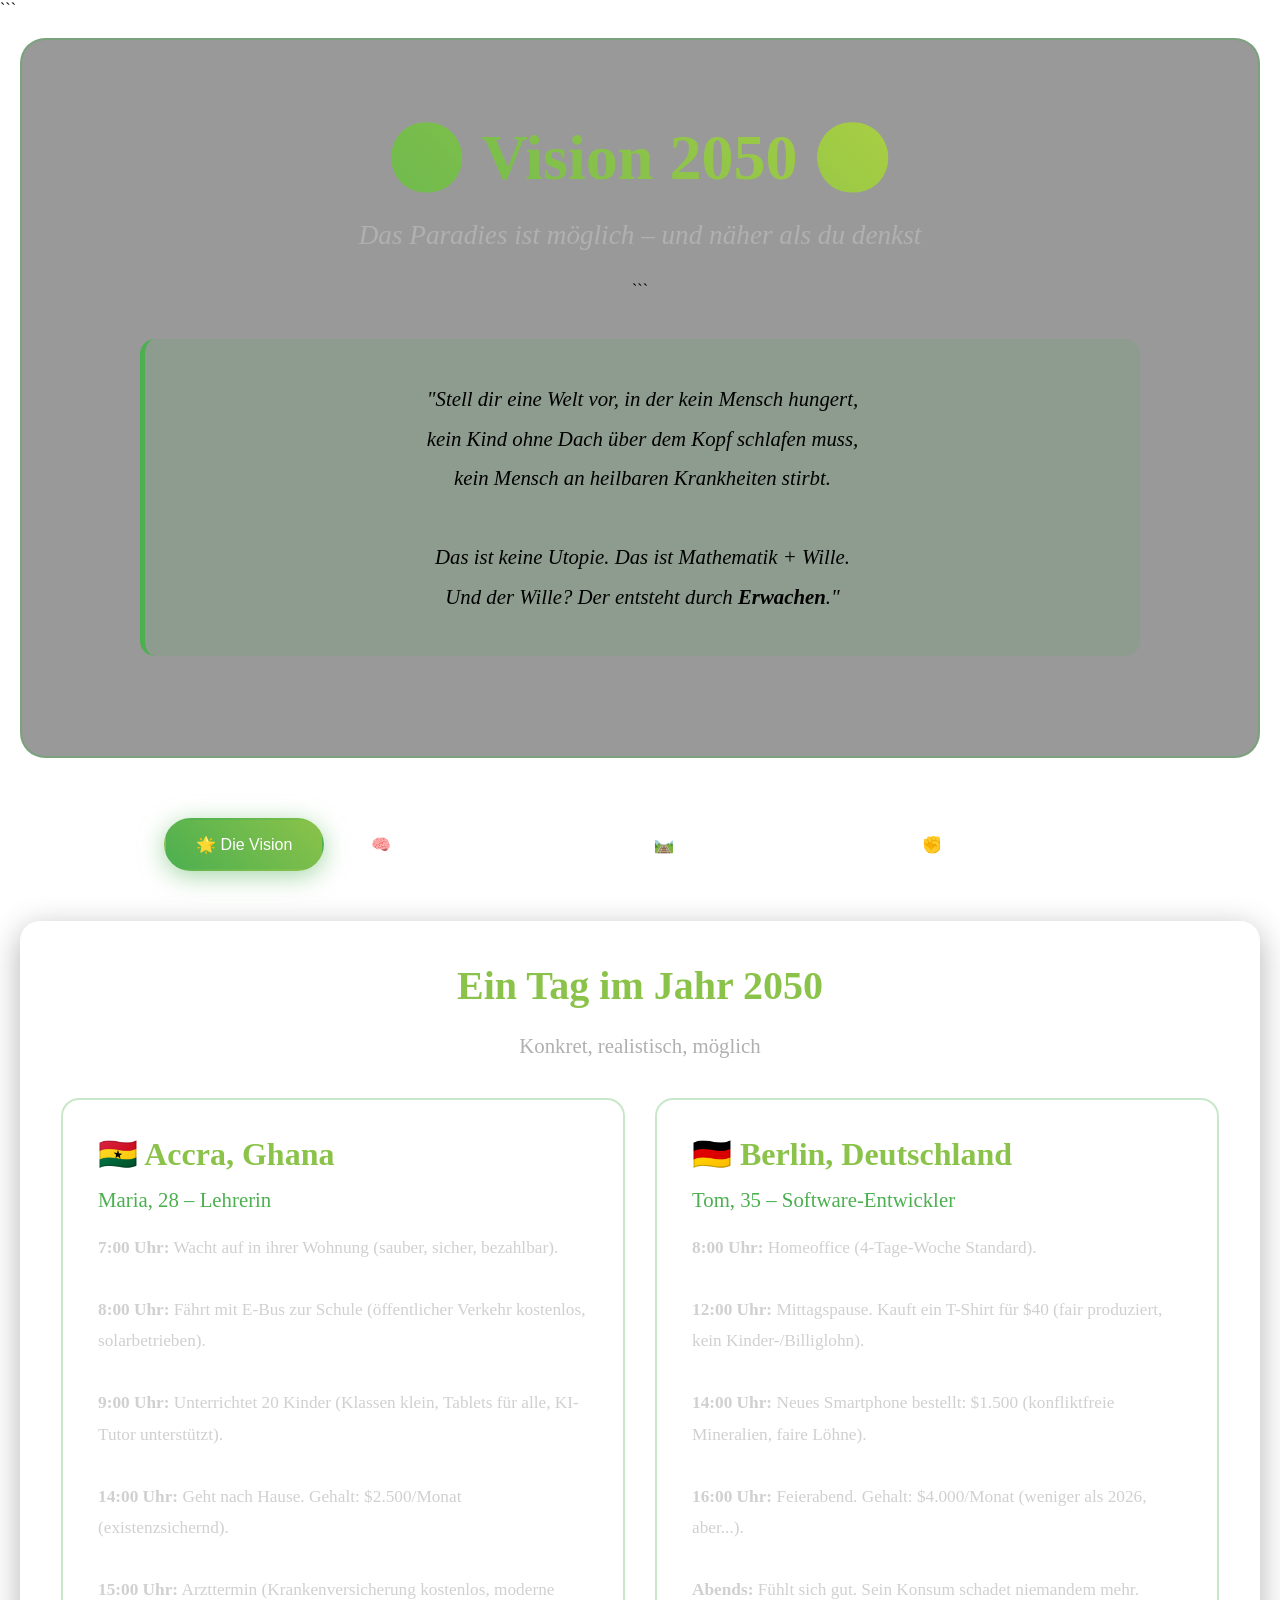
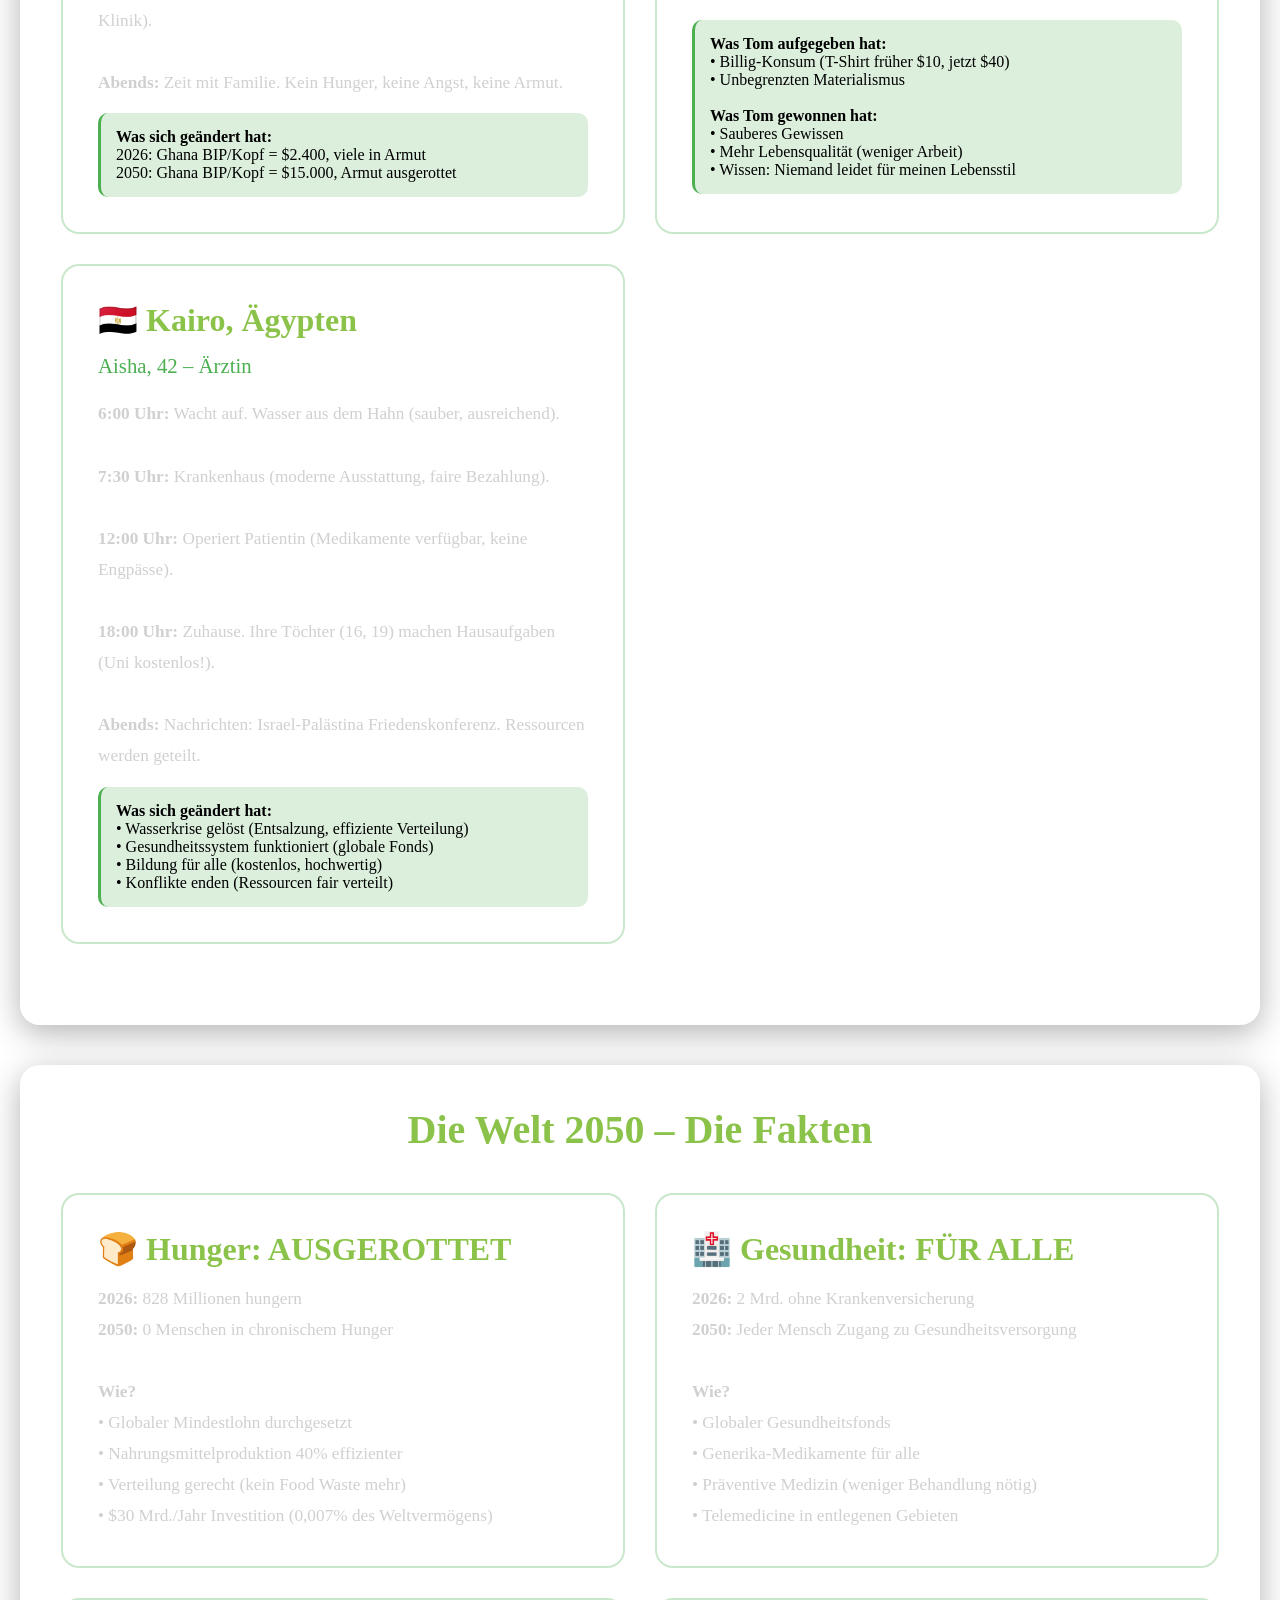
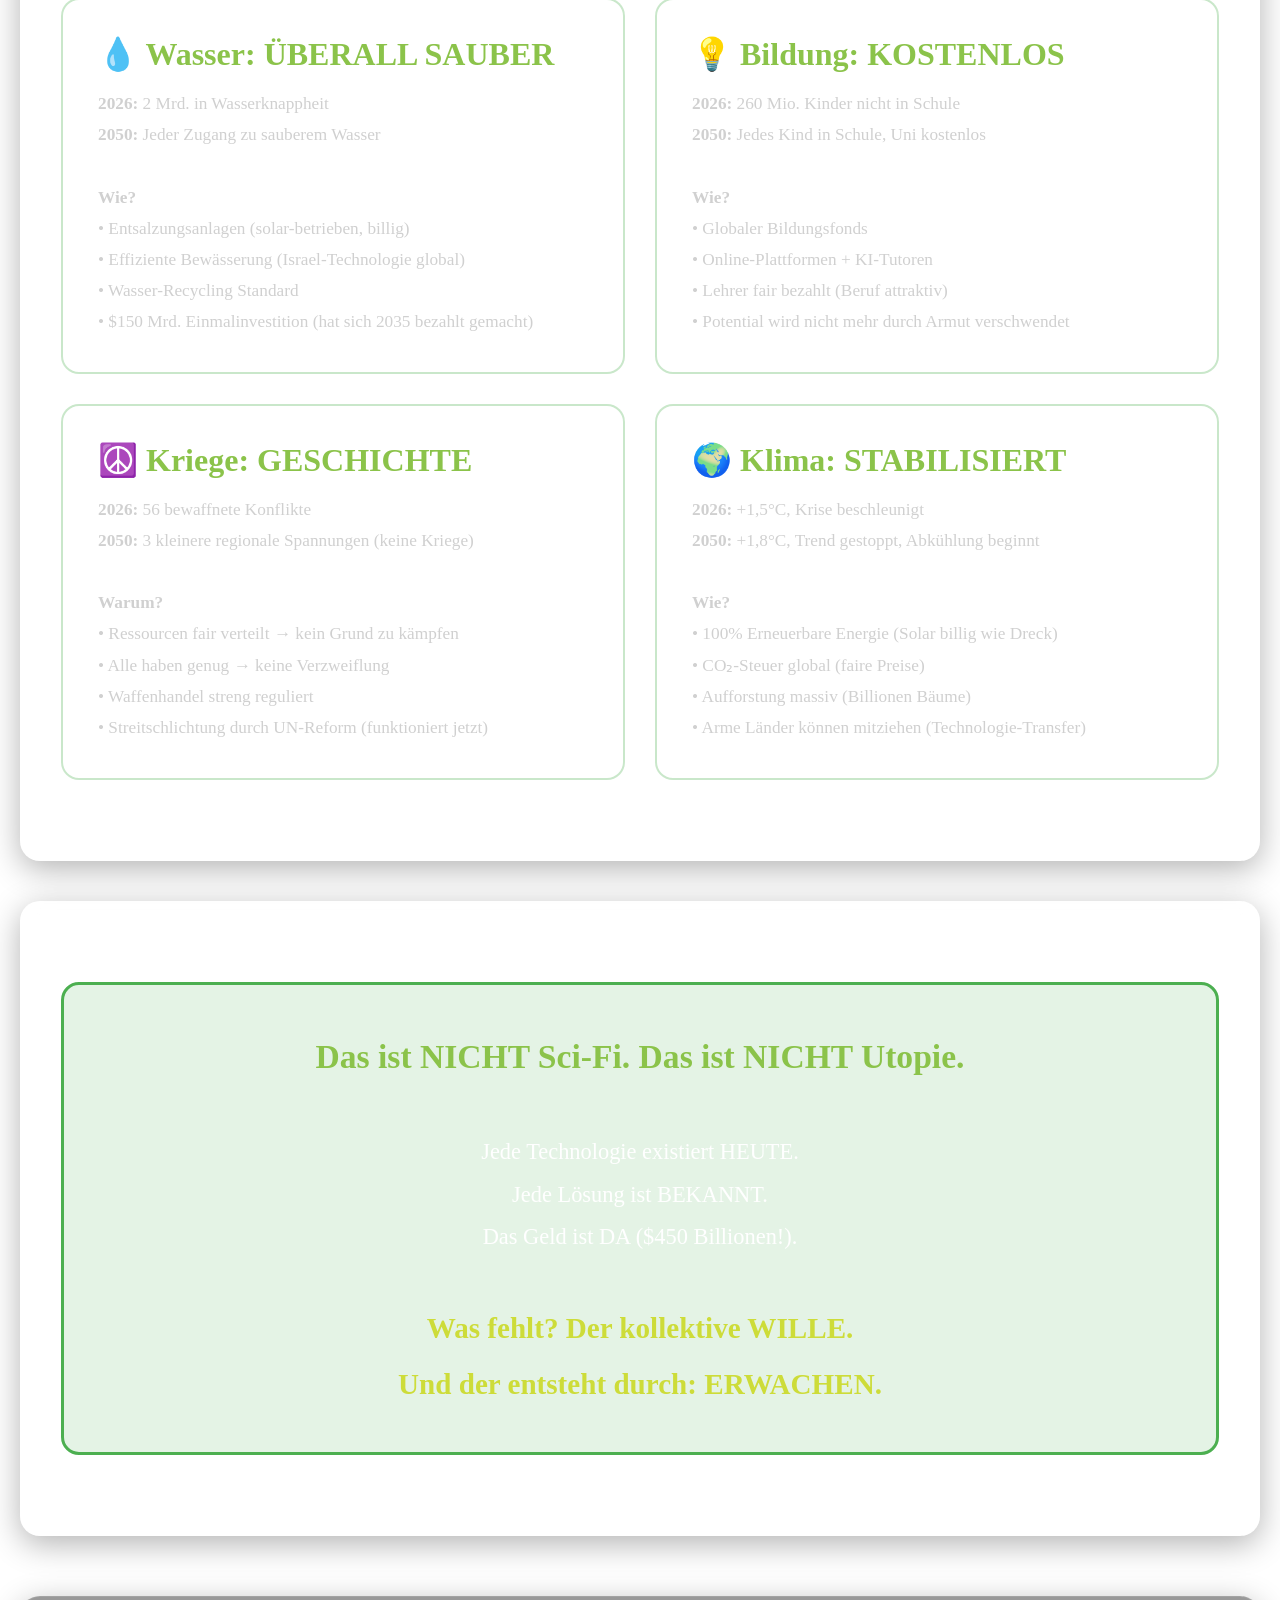
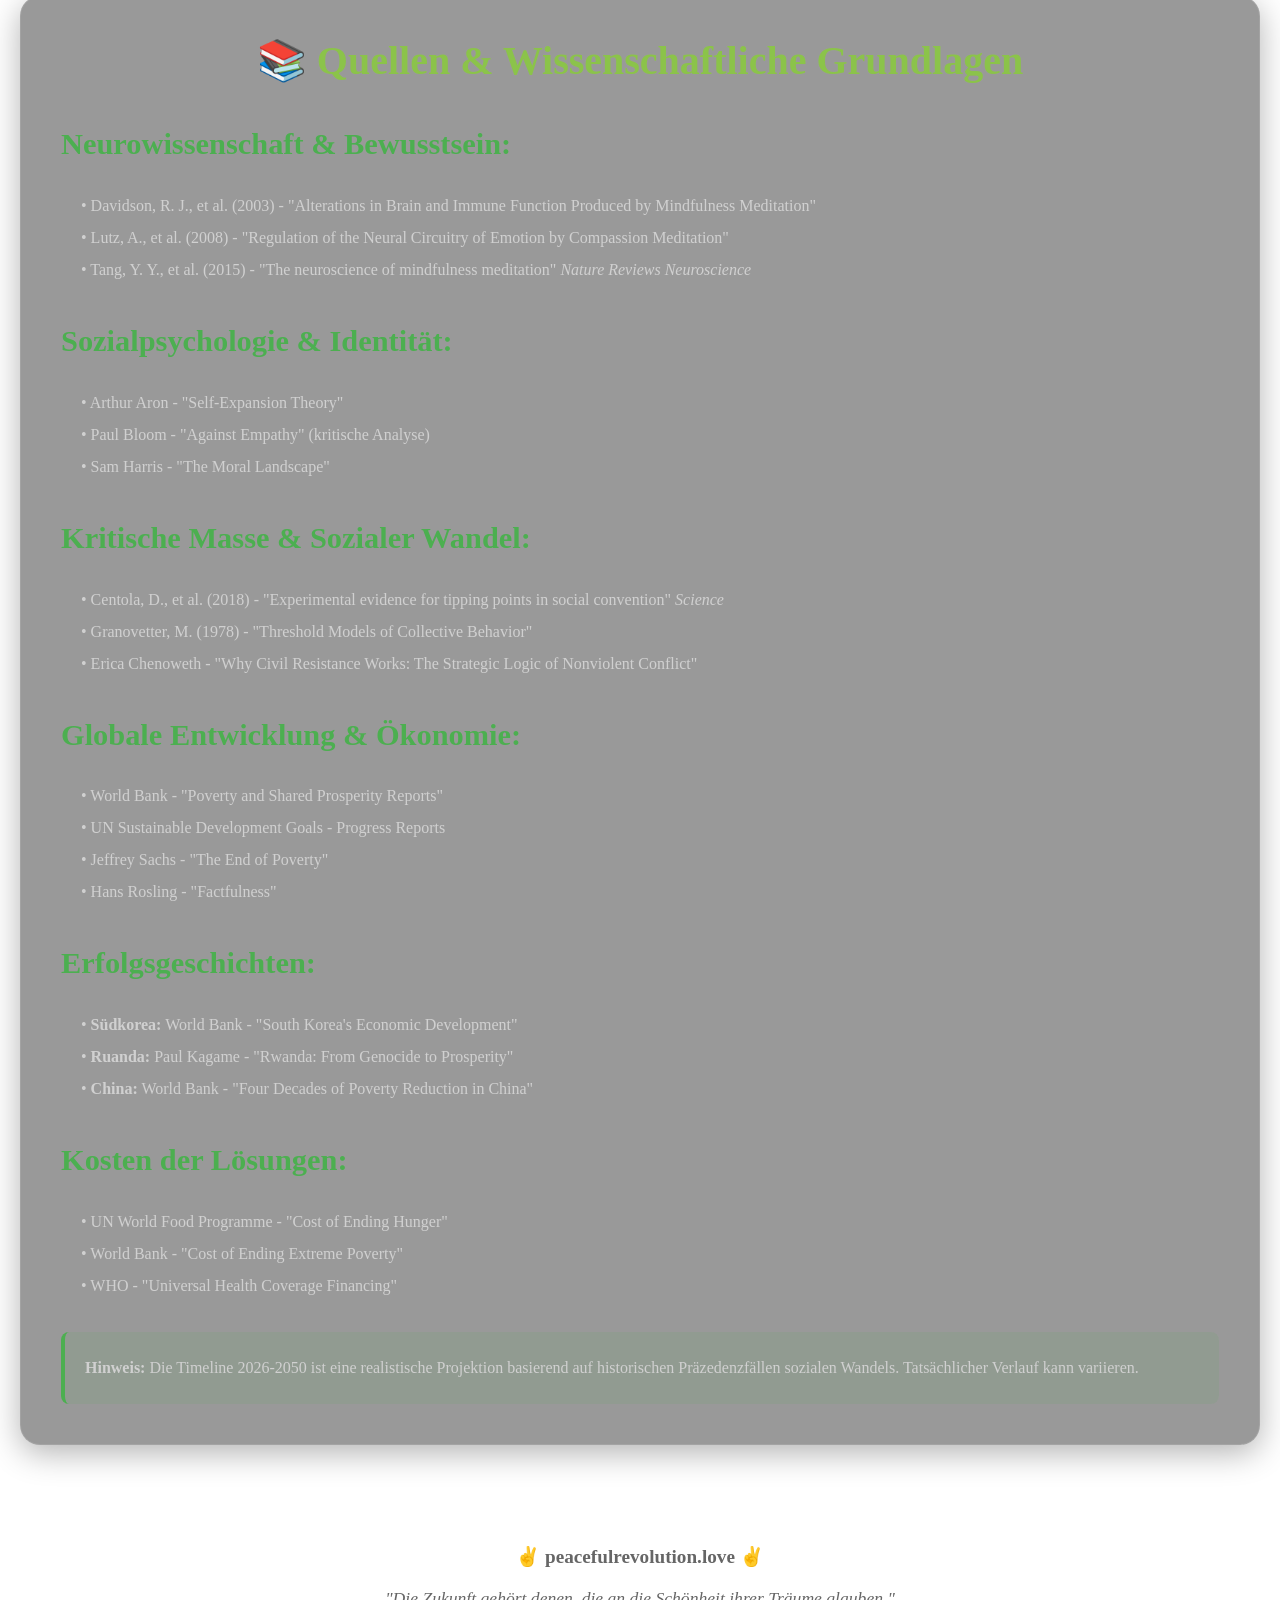
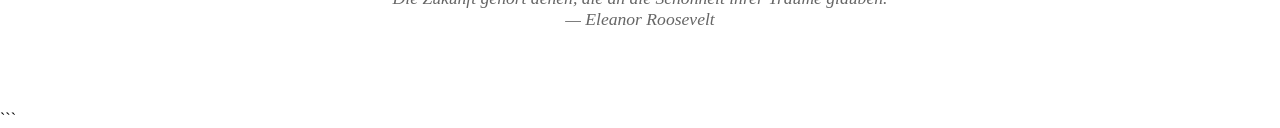
<file: vision-2050.html>
<!DOCTYPE html>

<html lang="de">
<head>
    <meta charset="UTF-8">
    <meta name="viewport" content="width=device-width, initial-scale=1.0">
    <title>Vision 2050 - Der Weg ins Paradies ist möglich</title>
    <style>
        * {
            margin: 0;
            padding: 0;
            box-sizing: border-box;
        }

```
    body {
        font-family: 'Segoe UI', Tahoma, Geneva, Verdana, sans-serif;
        background: linear-gradient(135deg, #0a4d3c, #1a5f4a, #2d7a5f);
        background-size: 400% 400%;
        animation: gradientShift 20s ease infinite;
        color: #fff;
        line-height: 1.6;
        overflow-x: hidden;
    }
    
    @keyframes gradientShift {
        0%, 100% { background-position: 0% 50%; }
        50% { background-position: 100% 50%; }
    }
    
    .container {
        max-width: 1600px;
        margin: 0 auto;
        padding: 20px;
    }
    
    header {
        text-align: center;
        padding: 80px 20px 60px;
        background: rgba(0,0,0,0.4);
        margin-bottom: 60px;
        border-radius: 25px;
        backdrop-filter: blur(15px);
        border: 2px solid rgba(76,175,80,0.4);
    }
    
    h1 {
        font-size: 4em;
        margin-bottom: 25px;
        background: linear-gradient(45deg, #4caf50, #8bc34a, #cddc39);
        -webkit-background-clip: text;
        -webkit-text-fill-color: transparent;
        background-clip: text;
        animation: shimmer 4s ease-in-out infinite;
    }
    
    @keyframes shimmer {
        0%, 100% { filter: brightness(1); }
        50% { filter: brightness(1.3); }
    }
    
    .subtitle {
        font-size: 1.7em;
        color: #b0b0b0;
        margin-bottom: 30px;
        font-style: italic;
    }
    
    .vision-quote {
        max-width: 1000px;
        margin: 40px auto;
        padding: 40px;
        background: rgba(76,175,80,0.15);
        border-left: 5px solid #4caf50;
        border-radius: 15px;
        font-size: 1.3em;
        line-height: 1.9;
    }
    
    .nav-tabs {
        display: flex;
        justify-content: center;
        gap: 15px;
        margin-bottom: 50px;
        flex-wrap: wrap;
    }
    
    .tab-btn {
        padding: 15px 30px;
        background: rgba(255,255,255,0.1);
        border: 2px solid rgba(255,255,255,0.2);
        color: white;
        cursor: pointer;
        border-radius: 30px;
        font-size: 1em;
        transition: all 0.3s;
        backdrop-filter: blur(5px);
    }
    
    .tab-btn:hover {
        background: rgba(255,255,255,0.2);
        transform: translateY(-3px);
        box-shadow: 0 5px 20px rgba(76,175,80,0.3);
    }
    
    .tab-btn.active {
        background: linear-gradient(45deg, #4caf50, #8bc34a);
        border-color: transparent;
        box-shadow: 0 5px 25px rgba(76,175,80,0.5);
    }
    
    .tab-content {
        display: none;
    }
    
    .tab-content.active {
        display: block;
        animation: fadeIn 0.6s;
    }
    
    @keyframes fadeIn {
        from { opacity: 0; transform: translateY(30px); }
        to { opacity: 1; transform: translateY(0); }
    }
    
    .card {
        background: rgba(255,255,255,0.05);
        border-radius: 20px;
        padding: 40px;
        margin-bottom: 40px;
        backdrop-filter: blur(10px);
        border: 1px solid rgba(255,255,255,0.1);
        box-shadow: 0 8px 32px rgba(0,0,0,0.3);
    }
    
    .card h2 {
        color: #8bc34a;
        margin-bottom: 25px;
        font-size: 2.5em;
        text-align: center;
    }
    
    .card h3 {
        color: #4caf50;
        margin-top: 30px;
        margin-bottom: 15px;
        font-size: 1.9em;
    }
    
    /* Story Cards */
    .story-grid {
        display: grid;
        grid-template-columns: repeat(auto-fit, minmax(380px, 1fr));
        gap: 30px;
        margin: 40px 0;
    }
    
    .story-card {
        background: rgba(255,255,255,0.08);
        padding: 35px;
        border-radius: 18px;
        border: 2px solid rgba(76,175,80,0.3);
        transition: all 0.3s;
    }
    
    .story-card:hover {
        transform: translateY(-8px);
        box-shadow: 0 15px 40px rgba(76,175,80,0.4);
        border-color: rgba(76,175,80,0.6);
    }
    
    .story-location {
        font-size: 2em;
        font-weight: bold;
        color: #8bc34a;
        margin-bottom: 15px;
    }
    
    .story-person {
        font-size: 1.3em;
        color: #4caf50;
        margin-bottom: 20px;
    }
    
    .story-day {
        color: #d0d0d0;
        line-height: 1.8;
        font-size: 1.08em;
    }
    
    .story-highlight {
        background: rgba(76,175,80,0.2);
        padding: 15px;
        border-radius: 10px;
        margin-top: 15px;
        border-left: 3px solid #4caf50;
    }
    
    /* Science Section */
    .science-grid {
        display: grid;
        grid-template-columns: repeat(auto-fit, minmax(350px, 1fr));
        gap: 30px;
        margin: 30px 0;
    }
    
    .science-card {
        background: rgba(33,150,243,0.15);
        padding: 35px;
        border-radius: 18px;
        border-left: 5px solid #2196f3;
        transition: all 0.3s;
    }
    
    .science-card:hover {
        background: rgba(33,150,243,0.25);
        transform: translateX(10px);
    }
    
    .science-icon {
        font-size: 3.5em;
        margin-bottom: 20px;
        text-align: center;
    }
    
    .science-title {
        font-size: 1.7em;
        color: #64b5f6;
        font-weight: bold;
        margin-bottom: 15px;
        text-align: center;
    }
    
    .science-explanation {
        color: #d0d0d0;
        line-height: 1.8;
        font-size: 1.08em;
    }
    
    .science-proof {
        background: rgba(0,0,0,0.3);
        padding: 15px;
        border-radius: 10px;
        margin-top: 15px;
        font-style: italic;
        color: #a0a0a0;
    }
    
    /* Timeline */
    .timeline {
        position: relative;
        padding: 50px 0;
        margin: 50px 0;
    }
    
    .timeline::before {
        content: '';
        position: absolute;
        left: 50%;
        transform: translateX(-50%);
        width: 4px;
        height: 100%;
        background: linear-gradient(180deg, #4caf50, #8bc34a, #cddc39, #ffc107);
    }
    
    .timeline-item {
        position: relative;
        margin: 60px 0;
        padding: 0 60px;
    }
    
    .timeline-item:nth-child(odd) {
        text-align: right;
        padding-right: 52%;
    }
    
    .timeline-item:nth-child(even) {
        text-align: left;
        padding-left: 52%;
    }
    
    .timeline-dot {
        position: absolute;
        left: 50%;
        transform: translateX(-50%);
        width: 40px;
        height: 40px;
        border-radius: 50%;
        background: linear-gradient(45deg, #4caf50, #8bc34a);
        border: 5px solid #000;
        box-shadow: 0 0 30px rgba(76,175,80,0.8);
        z-index: 10;
    }
    
    .timeline-content {
        background: rgba(255,255,255,0.09);
        padding: 35px;
        border-radius: 18px;
        border: 2px solid rgba(76,175,80,0.4);
        transition: all 0.3s;
    }
    
    .timeline-content:hover {
        background: rgba(255,255,255,0.14);
        transform: scale(1.03);
        box-shadow: 0 10px 35px rgba(76,175,80,0.4);
    }
    
    .timeline-year {
        font-size: 1.8em;
        color: #8bc34a;
        font-weight: bold;
        margin-bottom: 12px;
    }
    
    .timeline-title {
        font-size: 1.7em;
        color: #4caf50;
        margin-bottom: 15px;
        font-weight: bold;
    }
    
    .timeline-desc {
        color: #d0d0d0;
        font-size: 1.1em;
        line-height: 1.8;
    }
    
    .timeline-percentage {
        font-size: 2.5em;
        color: #cddc39;
        font-weight: bold;
        margin-top: 15px;
    }
    
    /* Action Steps */
    .action-levels {
        margin: 40px 0;
    }
    
    .action-level {
        background: rgba(255,255,255,0.07);
        padding: 40px;
        margin: 30px 0;
        border-radius: 20px;
        border-left: 6px solid;
    }
    
    .action-level.level1 { border-left-color: #2196f3; }
    .action-level.level2 { border-left-color: #ff9800; }
    .action-level.level3 { border-left-color: #4caf50; }
    
    .action-level-title {
        font-size: 2em;
        font-weight: bold;
        margin-bottom: 25px;
    }
    
    .level1 .action-level-title { color: #64b5f6; }
    .level2 .action-level-title { color: #ffb74d; }
    .level3 .action-level-title { color: #81c784; }
    
    .action-steps {
        display: grid;
        grid-template-columns: repeat(auto-fit, minmax(280px, 1fr));
        gap: 20px;
        margin-top: 25px;
    }
    
    .action-step {
        background: rgba(0,0,0,0.3);
        padding: 25px;
        border-radius: 12px;
        transition: all 0.3s;
    }
    
    .action-step:hover {
        background: rgba(0,0,0,0.5);
        transform: scale(1.05);
    }
    
    .action-icon {
        font-size: 2.5em;
        margin-bottom: 15px;
    }
    
    .action-name {
        font-size: 1.3em;
        font-weight: bold;
        color: #8bc34a;
        margin-bottom: 10px;
    }
    
    .action-desc {
        color: #d0d0d0;
        line-height: 1.7;
        font-size: 1.05em;
    }
    
    /* Awakening Stages */
    .awakening-grid {
        display: grid;
        grid-template-columns: repeat(auto-fit, minmax(200px, 1fr));
        gap: 20px;
        margin: 40px 0;
    }
    
    .awakening-stage {
        background: rgba(255,255,255,0.08);
        padding: 30px;
        border-radius: 15px;
        text-align: center;
        border: 2px solid;
        transition: all 0.3s;
    }
    
    .awakening-stage:hover {
        transform: translateY(-10px);
        box-shadow: 0 15px 40px rgba(76,175,80,0.3);
    }
    
    .awakening-stage.stage1 { border-color: #f44336; }
    .awakening-stage.stage2 { border-color: #ff9800; }
    .awakening-stage.stage3 { border-color: #ffc107; }
    .awakening-stage.stage4 { border-color: #8bc34a; }
    .awakening-stage.stage5 { border-color: #4caf50; }
    
    .stage-number {
        font-size: 3em;
        font-weight: bold;
        margin-bottom: 15px;
    }
    
    .stage1 .stage-number { color: #ef5350; }
    .stage2 .stage-number { color: #ffa726; }
    .stage3 .stage-number { color: #ffd54f; }
    .stage4 .stage-number { color: #9ccc65; }
    .stage5 .stage-number { color: #66bb6a; }
    
    .stage-title {
        font-size: 1.3em;
        font-weight: bold;
        margin-bottom: 10px;
    }
    
    .stage-desc {
        color: #d0d0d0;
        font-size: 0.95em;
        line-height: 1.6;
    }
    
    /* Highlight Boxes */
    .highlight-box {
        background: rgba(76,175,80,0.15);
        border: 3px solid #4caf50;
        border-radius: 18px;
        padding: 40px;
        margin: 40px 0;
        text-align: center;
    }
    
    .highlight-text {
        font-size: 1.4em;
        color: #fff;
        line-height: 1.9;
    }
    
    /* Critical Mass Visual */
    .mass-visual {
        max-width: 800px;
        margin: 50px auto;
        padding: 40px;
        background: rgba(0,0,0,0.3);
        border-radius: 20px;
    }
    
    .mass-bar {
        height: 60px;
        background: rgba(255,255,255,0.1);
        border-radius: 30px;
        overflow: hidden;
        position: relative;
        margin: 30px 0;
    }
    
    .mass-fill {
        height: 100%;
        background: linear-gradient(90deg, #4caf50, #8bc34a);
        display: flex;
        align-items: center;
        justify-content: flex-end;
        padding-right: 20px;
        font-weight: bold;
        font-size: 1.3em;
        transition: width 2s ease;
    }
    
    .mass-label {
        text-align: center;
        font-size: 1.2em;
        color: #d0d0d0;
        margin: 10px 0;
    }
    
    .mass-threshold {
        position: absolute;
        right: 85%;
        top: -40px;
        color: #ffc107;
        font-weight: bold;
        font-size: 1.1em;
    }
    
    .mass-threshold::after {
        content: '';
        position: absolute;
        left: 50%;
        top: 35px;
        width: 2px;
        height: 100px;
        background: #ffc107;
        box-shadow: 0 0 10px #ffc107;
    }
    
    /* Call to Action */
    .cta-final {
        background: linear-gradient(135deg, rgba(76,175,80,0.25), rgba(139,195,74,0.25));
        padding: 60px;
        border-radius: 25px;
        margin: 60px 0;
        border: 3px solid rgba(76,175,80,0.6);
        text-align: center;
    }
    
    .cta-title {
        font-size: 3.2em;
        color: #8bc34a;
        margin-bottom: 30px;
        font-weight: bold;
    }
    
    .cta-text {
        font-size: 1.5em;
        color: #d0d0d0;
        line-height: 1.9;
        max-width: 1000px;
        margin: 0 auto;
    }
    
    @media (max-width: 768px) {
        h1 { font-size: 2.5em; }
        
        .timeline::before { left: 30px; }
        
        .timeline-item:nth-child(odd),
        .timeline-item:nth-child(even) {
            text-align: left;
            padding-left: 80px;
            padding-right: 20px;
        }
        
        .timeline-dot { left: 30px; }
        
        .story-grid,
        .science-grid {
            grid-template-columns: 1fr;
        }
    }
</style>
```

</head>
<body>
    <div class="container">
        <header>
            <h1>🌍 Vision 2050 🌍</h1>
            <p class="subtitle">Das Paradies ist möglich – und näher als du denkst</p>

```
        <div class="vision-quote">
            <em>"Stell dir eine Welt vor, in der kein Mensch hungert,<br>
            kein Kind ohne Dach über dem Kopf schlafen muss,<br>
            kein Mensch an heilbaren Krankheiten stirbt.<br><br>
            
            Das ist keine Utopie. Das ist Mathematik + Wille.<br>
            Und der Wille? Der entsteht durch <strong>Erwachen</strong>."</em>
        </div>
    </header>
    
    <div class="nav-tabs">
        <button class="tab-btn active" onclick="switchTab('vision')">🌟 Die Vision</button>
        <button class="tab-btn" onclick="switchTab('awakening')">🧠 Der Schlüssel: Erwachen</button>
        <button class="tab-btn" onclick="switchTab('path')">🛤️ Der Weg (2026→2050)</button>
        <button class="tab-btn" onclick="switchTab('action')">✊ Was DU tun kannst</button>
    </div>
    
    <!-- TAB 1: Die Vision -->
    <div id="vision" class="tab-content active">
        <div class="card">
            <h2>Ein Tag im Jahr 2050</h2>
            <p style="text-align: center; font-size: 1.3em; color: #b0b0b0; margin-bottom: 40px;">
                Konkret, realistisch, möglich
            </p>
            
            <div class="story-grid">
                <div class="story-card">
                    <div class="story-location">🇬🇭 Accra, Ghana</div>
                    <div class="story-person">Maria, 28 – Lehrerin</div>
                    <div class="story-day">
                        <strong>7:00 Uhr:</strong> Wacht auf in ihrer Wohnung (sauber, sicher, bezahlbar).<br><br>
                        
                        <strong>8:00 Uhr:</strong> Fährt mit E-Bus zur Schule (öffentlicher Verkehr kostenlos, solarbetrieben).<br><br>
                        
                        <strong>9:00 Uhr:</strong> Unterrichtet 20 Kinder (Klassen klein, Tablets für alle, KI-Tutor unterstützt).<br><br>
                        
                        <strong>14:00 Uhr:</strong> Geht nach Hause. Gehalt: $2.500/Monat (existenzsichernd).<br><br>
                        
                        <strong>15:00 Uhr:</strong> Arzttermin (Krankenversicherung kostenlos, moderne Klinik).<br><br>
                        
                        <strong>Abends:</strong> Zeit mit Familie. Kein Hunger, keine Angst, keine Armut.
                    </div>
                    <div class="story-highlight">
                        <strong>Was sich geändert hat:</strong><br>
                        2026: Ghana BIP/Kopf = $2.400, viele in Armut<br>
                        2050: Ghana BIP/Kopf = $15.000, Armut ausgerottet
                    </div>
                </div>
                
                <div class="story-card">
                    <div class="story-location">🇩🇪 Berlin, Deutschland</div>
                    <div class="story-person">Tom, 35 – Software-Entwickler</div>
                    <div class="story-day">
                        <strong>8:00 Uhr:</strong> Homeoffice (4-Tage-Woche Standard).<br><br>
                        
                        <strong>12:00 Uhr:</strong> Mittagspause. Kauft ein T-Shirt für $40 (fair produziert, kein Kinder-/Billiglohn).<br><br>
                        
                        <strong>14:00 Uhr:</strong> Neues Smartphone bestellt: $1.500 (konfliktfreie Mineralien, faire Löhne).<br><br>
                        
                        <strong>16:00 Uhr:</strong> Feierabend. Gehalt: $4.000/Monat (weniger als 2026, aber...).<br><br>
                        
                        <strong>Abends:</strong> Fühlt sich gut. Sein Konsum schadet niemandem mehr.
                    </div>
                    <div class="story-highlight">
                        <strong>Was Tom aufgegeben hat:</strong><br>
                        • Billig-Konsum (T-Shirt früher $10, jetzt $40)<br>
                        • Unbegrenzten Materialismus<br><br>
                        <strong>Was Tom gewonnen hat:</strong><br>
                        • Sauberes Gewissen<br>
                        • Mehr Lebensqualität (weniger Arbeit)<br>
                        • Wissen: Niemand leidet für meinen Lebensstil
                    </div>
                </div>
                
                <div class="story-card">
                    <div class="story-location">🇪🇬 Kairo, Ägypten</div>
                    <div class="story-person">Aisha, 42 – Ärztin</div>
                    <div class="story-day">
                        <strong>6:00 Uhr:</strong> Wacht auf. Wasser aus dem Hahn (sauber, ausreichend).<br><br>
                        
                        <strong>7:30 Uhr:</strong> Krankenhaus (moderne Ausstattung, faire Bezahlung).<br><br>
                        
                        <strong>12:00 Uhr:</strong> Operiert Patientin (Medikamente verfügbar, keine Engpässe).<br><br>
                        
                        <strong>18:00 Uhr:</strong> Zuhause. Ihre Töchter (16, 19) machen Hausaufgaben (Uni kostenlos!).<br><br>
                        
                        <strong>Abends:</strong> Nachrichten: Israel-Palästina Friedenskonferenz. Ressourcen werden geteilt.
                    </div>
                    <div class="story-highlight">
                        <strong>Was sich geändert hat:</strong><br>
                        • Wasserkrise gelöst (Entsalzung, effiziente Verteilung)<br>
                        • Gesundheitssystem funktioniert (globale Fonds)<br>
                        • Bildung für alle (kostenlos, hochwertig)<br>
                        • Konflikte enden (Ressourcen fair verteilt)
                    </div>
                </div>
            </div>
        </div>
        
        <div class="card">
            <h2>Die Welt 2050 – Die Fakten</h2>
            
            <div class="story-grid">
                <div class="story-card">
                    <div class="story-location">🍞 Hunger: AUSGEROTTET</div>
                    <div class="story-day">
                        <strong>2026:</strong> 828 Millionen hungern<br>
                        <strong>2050:</strong> 0 Menschen in chronischem Hunger<br><br>
                        
                        <strong>Wie?</strong><br>
                        • Globaler Mindestlohn durchgesetzt<br>
                        • Nahrungsmittelproduktion 40% effizienter<br>
                        • Verteilung gerecht (kein Food Waste mehr)<br>
                        • $30 Mrd./Jahr Investition (0,007% des Weltvermögens)
                    </div>
                </div>
                
                <div class="story-card">
                    <div class="story-location">🏥 Gesundheit: FÜR ALLE</div>
                    <div class="story-day">
                        <strong>2026:</strong> 2 Mrd. ohne Krankenversicherung<br>
                        <strong>2050:</strong> Jeder Mensch Zugang zu Gesundheitsversorgung<br><br>
                        
                        <strong>Wie?</strong><br>
                        • Globaler Gesundheitsfonds<br>
                        • Generika-Medikamente für alle<br>
                        • Präventive Medizin (weniger Behandlung nötig)<br>
                        • Telemedicine in entlegenen Gebieten
                    </div>
                </div>
                
                <div class="story-card">
                    <div class="story-location">💧 Wasser: ÜBERALL SAUBER</div>
                    <div class="story-day">
                        <strong>2026:</strong> 2 Mrd. in Wasserknappheit<br>
                        <strong>2050:</strong> Jeder Zugang zu sauberem Wasser<br><br>
                        
                        <strong>Wie?</strong><br>
                        • Entsalzungsanlagen (solar-betrieben, billig)<br>
                        • Effiziente Bewässerung (Israel-Technologie global)<br>
                        • Wasser-Recycling Standard<br>
                        • $150 Mrd. Einmalinvestition (hat sich 2035 bezahlt gemacht)
                    </div>
                </div>
                
                <div class="story-card">
                    <div class="story-location">💡 Bildung: KOSTENLOS</div>
                    <div class="story-day">
                        <strong>2026:</strong> 260 Mio. Kinder nicht in Schule<br>
                        <strong>2050:</strong> Jedes Kind in Schule, Uni kostenlos<br><br>
                        
                        <strong>Wie?</strong><br>
                        • Globaler Bildungsfonds<br>
                        • Online-Plattformen + KI-Tutoren<br>
                        • Lehrer fair bezahlt (Beruf attraktiv)<br>
                        • Potential wird nicht mehr durch Armut verschwendet
                    </div>
                </div>
                
                <div class="story-card">
                    <div class="story-location">☮️ Kriege: GESCHICHTE</div>
                    <div class="story-day">
                        <strong>2026:</strong> 56 bewaffnete Konflikte<br>
                        <strong>2050:</strong> 3 kleinere regionale Spannungen (keine Kriege)<br><br>
                        
                        <strong>Warum?</strong><br>
                        • Ressourcen fair verteilt → kein Grund zu kämpfen<br>
                        • Alle haben genug → keine Verzweiflung<br>
                        • Waffenhandel streng reguliert<br>
                        • Streitschlichtung durch UN-Reform (funktioniert jetzt)
                    </div>
                </div>
                
                <div class="story-card">
                    <div class="story-location">🌍 Klima: STABILISIERT</div>
                    <div class="story-day">
                        <strong>2026:</strong> +1,5°C, Krise beschleunigt<br>
                        <strong>2050:</strong> +1,8°C, Trend gestoppt, Abkühlung beginnt<br><br>
                        
                        <strong>Wie?</strong><br>
                        • 100% Erneuerbare Energie (Solar billig wie Dreck)<br>
                        • CO₂-Steuer global (faire Preise)<br>
                        • Aufforstung massiv (Billionen Bäume)<br>
                        • Arme Länder können mitziehen (Technologie-Transfer)
                    </div>
                </div>
            </div>
        </div>
        
        <div class="card">
            <div class="highlight-box">
                <p class="highlight-text">
                    <strong style="font-size: 1.5em; color: #8bc34a;">
                    Das ist NICHT Sci-Fi. Das ist NICHT Utopie.
                    </strong><br><br>
                    
                    Jede Technologie existiert HEUTE.<br>
                    Jede Lösung ist BEKANNT.<br>
                    Das Geld ist DA ($450 Billionen!).<br><br>
                    
                    <strong style="color: #cddc39; font-size: 1.3em;">
                    Was fehlt? Der kollektive WILLE.<br>
                    Und der entsteht durch: ERWACHEN.
                    </strong>
                </p>
            </div>
        </div>
    </div>
    
    <!-- TAB 2: Der Schlüssel - Erwachen -->
    <div id="awakening" class="tab-content">
        <div class="card">
            <h2>🧠 Was ist "Erwachen"? (Wissenschaftlich erklärt)</h2>
            <p style="text-align: center; font-size: 1.3em; color: #b0b0b0; margin-bottom: 40px;">
                NICHT esoterisch. Sondern: Psychologische Entwicklung + Neurowissenschaft
            </p>
            
            <div class="science-grid">
                <div class="science-card">
                    <div class="science-icon">🧠</div>
                    <div class="science-title">Neurowissenschaft</div>
                    <div class="science-explanation">
                        <strong>Fakt:</strong> Meditation & Mitgefühl-Übungen verändern Gehirnstruktur.<br><br>
                        
                        <strong>Messbar:</strong><br>
                        • Mehr graue Substanz in Empathie-Regionen (fMRT-Studien)<br>
                        • Weniger Amygdala-Aktivität (Angst/Trennung reduziert)<br>
                        • Stärkere Verbindung Präfrontaler Cortex ↔ Insula (Mitgefühl)<br><br>
                        
                        <strong>Bedeutet:</strong> Empathie ist TRAINIERBAR wie ein Muskel!
                    </div>
                    <div class="science-proof">
                        📚 Studien: Davidson et al. (2003), Lutz et al. (2008), Tang et al. (2015)
                    </div>
                </div>
                
                <div class="science-card">
                    <div class="science-icon">👥</div>
                    <div class="science-title">Sozialpsychologie</div>
                    <div class="science-explanation">
                        <strong>"Identitätserweiterung"</strong> (Self-Expansion Theory)<br><br>
                        
                        Menschen können lernen, ihre "In-Group" zu erweitern:<br>
                        • Von Familie → Stamm → Nation → ALLE Menschen<br>
                        • Kinder lernen das durch Exposition (andere Kulturen kennenlernen)<br>
                        • Erwachsene KÖNNEN es auch – braucht nur Übung<br><br>
                        
                        <strong>Beispiel:</strong> Nach 9/11 stieg Empathie für Muslime in USA – bei denen die welche KANNTEN.
                    </div>
                    <div class="science-proof">
                        📚 Forscher: Arthur Aron, Paul Bloom, Sam Harris
                    </div>
                </div>
                
                <div class="science-card">
                    <div class="science-icon">📊</div>
                    <div class="science-title">Systemtheorie: Kritische Masse</div>
                    <div class="science-explanation">
                        <strong>Fakt:</strong> Bei 10-15% kippt ein soziales System.<br><br>
                        
                        <strong>Beweis:</strong><br>
                        • Fall der Berliner Mauer (12% Ostdeutsche protestierten)<br>
                        • Civil Rights Movement (15% der US-Bevölkerung aktiv)<br>
                        • #MeToo (wenige % sprachen aus → alle folgten)<br><br>
                        
                        <strong>Bedeutet:</strong> Wir brauchen NICHT 51%. Wir brauchen 10-15%!
                    </div>
                    <div class="science-proof">
                        📚 Studien: Centola et al. (2018), Granovetter (1978)
                    </div>
                </div>
            </div>
        </div>
        
        <div class="card">
            <h2>Die 5 Stufen der Identität (Erwachen = Stufe 4-5)</h2>
            <p style="text-align: center; font-size: 1.2em; color: #b0b0b0; margin-bottom: 30px;">
                Nicht magisch – psychologische ENTWICKLUNG
            </p>
            
            <div class="awakening-grid">
                <div class="awakening-stage stage1">
                    <div class="stage-number">1</div>
                    <div class="stage-title">ICH</div>
                    <div class="stage-desc">
                        Säugling/Kleinkind<br><br>
                        Nur eigene Bedürfnisse zählen.<br>
                        Keine Empathie (noch nicht entwickelt).
                    </div>
                </div>
                
                <div class="awakening-stage stage2">
                    <div class="stage-number">2</div>
                    <div class="stage-title">MEINE FAMILIE</div>
                    <div class="stage-desc">
                        Kind/Jugendlicher<br><br>
                        Familie wichtiger als Fremde.<br>
                        "Wir" erweitert sich auf Eltern, Geschwister.
                    </div>
                </div>
                
                <div class="awakening-stage stage3">
                    <div class="stage-number">3</div>
                    <div class="stage-title">MEIN STAMM</div>
                    <div class="stage-desc">
                        Erwachsener (MEISTE Menschen stecken HIER fest)<br><br>
                        Meine Nation, Rasse, Religion > Andere.<br>
                        Empathie endet an Gruppengrenzen.
                    </div>
                </div>
                
                <div class="awakening-stage stage4">
                    <div class="stage-number">4</div>
                    <div class="stage-title">ALLE MENSCHEN</div>
                    <div class="stage-desc">
                        ERWACHT<br><br>
                        Ihr Leid = mein Leid.<br>
                        Grenzen = künstlich.<br>
                        Peaceful Revolution beginnt HIER.
                    </div>
                </div>
                
                <div class="awakening-stage stage5">
                    <div class="stage-number">5</div>
                    <div class="stage-title">ALLES LEBEN</div>
                    <div class="stage-desc">
                        TIEF ERWACHT<br><br>
                        Tiere, Natur, Planet = Teil von mir.<br>
                        Ökologisches Bewusstsein natürlich.
                    </div>
                </div>
            </div>
            
            <div style="background: rgba(76,175,80,0.15); padding: 35px; border-radius: 18px; margin-top: 40px; border: 2px solid #4caf50;">
                <h3 style="color: #8bc34a; text-align: center; margin-bottom: 20px; font-size: 2em;">
                    Die Transformation
                </h3>
                <p style="font-size: 1.25em; color: #d0d0d0; line-height: 1.9; text-align: center;">
                    <strong>Stufe 3:</strong> "Ihr Problem ist nicht mein Problem."<br>
                    → Armut in Afrika = ignorieren<br>
                    → Billig-Konsum = egal wer leidet<br><br>
                    
                    <strong>Stufe 4 (ERWACHEN):</strong> "Ihr Leid IST mein Leid."<br>
                    → Kind in Ghana hungert = <em>fühlt sich falsch</em><br>
                    → Billig-Konsum = <em>fühlt sich schuldig</em><br>
                    → Handeln MUSS sich ändern (innerer Zwang)<br><br>
                    
                    <strong style="color: #8bc34a; font-size: 1.3em;">
                    Das ist KEIN moralischer Appell.<br>
                    Das ist GEFÜHLTE Wahrheit = automatisches Handeln.
                    </strong>
                </p>
            </div>
        </div>
        
        <div class="card">
            <h2>Wie Erwachen zu Systemwandel führt</h2>
            
            <div class="mass-visual">
                <h3 style="color: #8bc34a; text-align: center; margin-bottom: 30px; font-size: 2em;">
                    Die kritische Masse
                </h3>
                
                <div style="position: relative;">
                    <div class="mass-threshold">🎯 Kipppunkt: 10-15%</div>
                    <div class="mass-bar">
                        <div class="mass-fill" style="width: 8%;">~8%</div>
                    </div>
                    <div class="mass-label">Aktuell: ~5-8% sind "erwacht"</div>
                </div>
                
                <div style="margin-top: 50px; background: rgba(0,0,0,0.4); padding: 30px; border-radius: 15px;">
                    <h4 style="color: #ffc107; margin-bottom: 15px; font-size: 1.5em;">Was passiert bei 10-15%?</h4>
                    <ul style="color: #d0d0d0; font-size: 1.15em; line-height: 1.9; margin-left: 25px;">
                        <li><strong>Politischer Druck wird unwiderstehlich</strong><br>
                        → Politiker MÜSSEN reagieren (sonst abgewählt)</li>
                        <li><strong>Wirtschaftlicher Druck steigt</strong><br>
                        → Genug Menschen boykottieren ausbeuterische Firmen</li>
                        <li><strong>Kultureller Wandel beschleunigt</strong><br>
                        → "Normale" Menschen schämen sich für Ignoranz</li>
                        <li><strong>System kippt</strong><br>
                        → Neue Normen werden Standard</li>
                    </ul>
                </div>
                
                <div style="margin-top: 30px; text-align: center;">
                    <p style="font-size: 1.3em; color: #8bc34a; line-height: 1.8;">
                        <strong>Wir sind bei 8%.</strong><br>
                        Wir brauchen noch <strong>2-7%</strong>.<br><br>
                        <em style="color: #ffc107;">DU könntest einer davon sein.</em>
                    </p>
                </div>
            </div>
        </div>
    </div>
    
    <!-- TAB 3: Der Weg 2026-2050 -->
    <div id="path" class="tab-content">
        <div class="card">
            <h2>🛤️ Die Timeline: Von JETZT zu 2050</h2>
            <p style="text-align: center; font-size: 1.3em; color: #b0b0b0; margin-bottom: 40px;">
                Realistisch, erreichbar, messbar
            </p>
            
            <div class="timeline">
                <div class="timeline-item">
                    <div class="timeline-dot"></div>
                    <div class="timeline-content">
                        <div class="timeline-year">2026-2030</div>
                        <div class="timeline-title">🌱 Die Pioniere (JETZT!)</div>
                        <div class="timeline-percentage">5-10% erwacht</div>
                        <div class="timeline-desc">
                            <strong>Was passiert:</strong><br>
                            • Menschen wie DU erkennen die Wahrheit<br>
                            • Peaceful Revolution & ähnliche Bewegungen wachsen<br>
                            • Social Media verbreitet Bewusstsein<br>
                            • Erste Politiker greifen Themen auf<br>
                            • Konzerne spüren ersten Druck (Boykotte wirken)<br><br>
                            
                            <strong>Konkret:</strong><br>
                            • 2027: EU führt erste globale Lieferketten-Gesetze ein<br>
                            • 2028: Vermögenssteuer in 5 Ländern<br>
                            • 2029: Erste Steueroasen schließen (Druck zu groß)
                        </div>
                    </div>
                </div>
                
                <div class="timeline-item">
                    <div class="timeline-dot"></div>
                    <div class="timeline-content">
                        <div class="timeline-year">2030-2035</div>
                        <div class="timeline-title">🎯 DER KIPPPUNKT!</div>
                        <div class="timeline-percentage">10-15% erreicht!</div>
                        <div class="timeline-desc">
                            <strong>Was passiert:</strong><br>
                            • KRITISCHE MASSE ERREICHT! 🎉<br>
                            • Politik MUSS reagieren (sonst Revolution)<br>
                            • UN-Reform: Echte Macht für Gerechtigkeit<br>
                            • Globaler Mindestlohn beschlossen<br>
                            • Offshore-Gelder werden besteuert (endlich!)<br><br>
                            
                            <strong>Konkret:</strong><br>
                            • 2031: Globales Abkommen: Mindestlohn $15/Tag weltweit<br>
                            • 2033: 50% der Steueroasen geschlossen<br>
                            • 2034: Erster "Globaler Grundfonds" (finanziert durch Vermögenssteuer)<br>
                            • 2035: Hunger-Rate sinkt um 50%!
                        </div>
                    </div>
                </div>
                
                <div class="timeline-item">
                    <div class="timeline-dot"></div>
                    <div class="timeline-content">
                        <div class="timeline-year">2035-2045</div>
                        <div class="timeline-title">🚀 Die Transformation</div>
                        <div class="timeline-percentage">30-40% erwacht</div>
                        <div class="timeline-desc">
                            <strong>Was passiert:</strong><br>
                            • Systeme werden umgebaut (nicht mehr aufzuhalten)<br>
                            • Gesundheit & Bildung für alle wird Standard<br>
                            • Konflikte enden (Ressourcen fair verteilt)<br>
                            • Klimawandel gestoppt (alle ziehen mit)<br>
                            • Neue Generation wächst auf mit Gerechtigkeit<br><br>
                            
                            <strong>Konkret:</strong><br>
                            • 2036: Letzter großer Krieg endet (Jemen)<br>
                            • 2038: Extreme Armut um 80% reduziert<br>
                            • 2040: 100% Erneuerbare in 120 Ländern<br>
                            • 2043: Hunger offiziell "ausgerottet" (UN-Erklärung)<br>
                            • 2045: Bildung weltweit kostenlos & hochwertig
                        </div>
                    </div>
                </div>
                
                <div class="timeline-item">
                    <div class="timeline-dot"></div>
                    <div class="timeline-content">
                        <div class="timeline-year">2045-2050</div>
                        <div class="timeline-title">🌟 Das neue Normal</div>
                        <div class="timeline-percentage">50%+ erwacht</div>
                        <div class="timeline-desc">
                            <strong>Was passiert:</strong><br>
                            • Mehr als die Hälfte ist erwacht!<br>
                            • Für junge Generation = "so war's schon immer"<br>
                            • Alte System-Denke stirbt mit alter Generation aus<br>
                            • Ungleichheit existiert, aber Leid nicht<br>
                            • Das Paradies ist Realität geworden<br><br>
                            
                            <strong>2050:</strong><br>
                            • 0 Menschen hungern chronisch<br>
                            • Jeder Zugang zu Gesundheit, Bildung, Wasser<br>
                            • 3 kleinere Konflikte weltweit (vs. 56 in 2026)<br>
                            • Klima: +1,8°C, Trend gestoppt, Abkühlung beginnt<br>
                            • Menschen leben im Durchschnitt 10 Jahre länger<br>
                            • Lebensqualität global gestiegen (messbar!)
                        </div>
                    </div>
                </div>
            </div>
        </div>
        
        <div class="card">
            <div class="highlight-box">
                <p class="highlight-text">
                    <strong style="font-size: 1.6em; color: #8bc34a;">
                    Du lebst im kritischsten Moment der Geschichte!
                    </strong><br><br>
                    
                    2026-2030 = Die Pioniere<br>
                    <strong style="color: #ffc107;">DAS BIST DU!</strong><br><br>
                    
                    Jeder Mensch der JETZT erwacht,<br>
                    beschleunigt den Kipppunkt.<br><br>
                    
                    <em style="font-size: 1.3em;">
                    In 24 Jahren könnte das Paradies Realität sein.<br>
                    Wenn genug Menschen JETZT aufwachen.
                    </em>
                </p>
            </div>
        </div>
    </div>
    
    <!-- TAB 4: Was du tun kannst -->
    <div id="action" class="tab-content">
        <div class="card">
            <h2>✊ Was DU tun kannst – Konkret & Praktisch</h2>
            <p style="text-align: center; font-size: 1.3em; color: #b0b0b0; margin-bottom: 40px;">
                3 Ebenen: Bewusstsein → Handeln → Verbreiten
            </p>
            
            <div class="action-levels">
                <div class="action-level level1">
                    <div class="action-level-title">🧠 Ebene 1: Bewusstsein erweitern</div>
                    <p style="color: #d0d0d0; font-size: 1.15em; margin-bottom: 25px;">
                        Von Stufe 3 (Mein Stamm) zu Stufe 4 (Alle Menschen)
                    </p>
                    
                    <div class="action-steps">
                        <div class="action-step">
                            <div class="action-icon">📚</div>
                            <div class="action-name">Lerne die Wahrheit</div>
                            <div class="action-desc">
                                • Diese Website teilen & studieren<br>
                                • Bücher: "Factfulness", "Winners Take All"<br>
                                • Dokus: "13th", "The True Cost"<br>
                                • Verstehe Kolonialismus, Ungleichheit, Systeme
                            </div>
                        </div>
                        
                        <div class="action-step">
                            <div class="action-icon">🧘</div>
                            <div class="action-name">Übe Mitgefühl</div>
                            <div class="action-desc">
                                • Meditation (10 Min/Tag reicht!)<br>
                                • Loving-Kindness-Meditation (wissenschaftlich bewiesen)<br>
                                • App: Headspace, Calm, Insight Timer<br>
                                • Trainiert Empathie-Regionen im Gehirn
                            </div>
                        </div>
                        
                        <div class="action-step">
                            <div class="action-icon">🤔</div>
                            <div class="action-name">Hinterfrage Vorurteile</div>
                            <div class="action-desc">
                                • "Die sind faul" → Woher kommt das?<br>
                                • "Mein Land zuerst" → Warum?<br>
                                • Sprich mit Menschen ANDERER Kulturen<br>
                                • Erkenne: Wir sind gleich, nur Umstände verschieden
                            </div>
                        </div>
                        
                        <div class="action-step">
                            <div class="action-icon">👁️</div>
                            <div class="action-name">Konsumiere bewusst Medien</div>
                            <div class="action-desc">
                                • Folge Menschen aus anderen Ländern (Social Media)<br>
                                • Lies Nachrichten aus IHRER Perspektive<br>
                                • Erkenne Media Bias<br>
                                • Exposition = Empathie-Training
                            </div>
                        </div>
                    </div>
                </div>
                
                <div class="action-level level2">
                    <div class="action-level-title">💪 Ebene 2: Anders handeln</div>
                    <p style="color: #d0d0d0; font-size: 1.15em; margin-bottom: 25px;">
                        Dein Verhalten muss deinem Bewusstsein folgen
                    </p>
                    
                    <div class="action-steps">
                        <div class="action-step">
                            <div class="action-icon">🛍️</div>
                            <div class="action-name">Konsumiere ethisch</div>
                            <div class="action-desc">
                                • Fairtrade kaufen (ja, teurer – aber gerecht!)<br>
                                • Second-Hand vor Neu<br>
                                • Weniger, dafür bewusst<br>
                                • Apps: Good On You, Buycott, Fair Trade Finder
                            </div>
                        </div>
                        
                        <div class="action-step">
                            <div class="action-icon">🗳️</div>
                            <div class="action-name">Wähle gerecht</div>
                            <div class="action-desc">
                                • Parteien die Umverteilung wollen<br>
                                • Parteien die Klimaschutz ernst nehmen<br>
                                • Lokale Wahlen auch wichtig!<br>
                                • Druck auf Politiker (E-Mails, Petitionen)
                            </div>
                        </div>
                        
                        <div class="action-step">
                            <div class="action-icon">💰</div>
                            <div class="action-name">Spende klug</div>
                            <div class="action-desc">
                                • GiveDirectly (direkt an Arme, 0% Overhead)<br>
                                • Against Malaria Foundation (mega effektiv)<br>
                                • Welthungerhilfe, Ärzte ohne Grenzen<br>
                                • Effektiver Altruismus: givewell.org
                            </div>
                        </div>
                        
                        <div class="action-step">
                            <div class="action-icon">🚫</div>
                            <div class="action-name">Boykottiere Ausbeutung</div>
                            <div class="action-desc">
                                • Fast Fashion (H&M, Zara, Shein) meiden<br>
                                • Nestlé (Wasser-Privatisierung)<br>
                                • Amazon (Arbeitsbedingungen)<br>
                                • Check: ethicalconsumer.org
                            </div>
                        </div>
                        
                        <div class="action-step">
                            <div class="action-icon">🌱</div>
                            <div class="action-name">Lebe nachhaltiger</div>
                            <div class="action-desc">
                                • Weniger Fleisch (Klima + Tierrechte)<br>
                                • Öffis/Fahrrad statt Auto<br>
                                • Energie sparen, Ökostrom<br>
                                • Nicht Perfektion, sondern Richtung!
                            </div>
                        </div>
                    </div>
                </div>
                
                <div class="action-level level3">
                    <div class="action-level-title">📢 Ebene 3: Verbreiten (Kritische Masse!)</div>
                    <div style="color: #d0d0d0; font-size: 1.15em; margin-bottom: 25px;">
                        <strong style="color: #8bc34a;">DAS IST DER WICHTIGSTE TEIL!</strong><br>
                        Wir brauchen 10-15% → Jeder den du erreichst = +1 zur kritischen Masse
                    </div>
                    
                    <div class="action-steps">
                        <div class="action-step">
                            <div class="action-icon">🌐</div>
                            <div class="action-name">Teile diese Website!</div>
                            <div class="action-desc">
                                • peacefulrevolution.love<br>
                                • Schick an Freunde, Familie<br>
                                • Poste auf Social Media<br>
                                • Je mehr sehen, desto schneller der Kipppunkt!
                            </div>
                        </div>
                        
                        <div class="action-step">
                            <div class="action-icon">💬</div>
                            <div class="action-name">Sprich darüber</div>
                            <div class="action-desc">
                                • Familie, Freunde, Kollegen<br>
                                • NICHT missionieren – ZEIGEN<br>
                                • "Wusstest du dass..." Fakten teilen<br>
                                • Geduld: Menschen brauchen Zeit
                            </div>
                        </div>
                        
                        <div class="action-step">
                            <div class="action-icon">📱</div>
                            <div class="action-name">Social Media nutzen</div>
                            <div class="action-desc">
                                • Posts mit Fakten (aus dieser Website)<br>
                                • Infografiken teilen<br>
                                • Stories nutzen (erreicht viele)<br>
                                • Hashtags: #PeacefulRevolution #Awakening
                            </div>
                        </div>
                        
                        <div class="action-step">
                            <div class="action-icon">🤝</div>
                            <div class="action-name">Schließ dich an</div>
                            <div class="action-desc">
                                • Lokale Gruppen (Fridays for Future, Amnesty...)<br>
                                • Online-Communities (Reddit, Discord)<br>
                                • Peaceful Revolution Community (Link folgt)<br>
                                • Gemeinsam = stärker!
                            </div>
                        </div>
                        
                        <div class="action-step">
                            <div class="action-icon">✍️</div>
                            <div class="action-name">Werde sichtbar</div>
                            <div class="action-desc">
                                • Schreib Leserbriefe<br>
                                • Kommentiere online (konstruktiv!)<br>
                                • Starte eigenen Blog/Kanal<br>
                                • Jede Stimme zählt!
                            </div>
                        </div>
                        
                        <div class="action-step">
                            <div class="action-icon">📊</div>
                            <div class="action-name">Nutze Daten</div>
                            <div class="action-desc">
                                • Zeig Zahlen (von dieser Website)<br>
                                • Fakten > Emotionen (für manche Menschen)<br>
                                • "$355 Mrd. = 0,08%" überzeugt Skeptiker<br>
                                • Wissenschaft = glaubwürdig
                            </div>
                        </div>
                    </div>
                </div>
            </div>
        </div>
        
        <div class="card">
            <div class="cta-final">
                <div class="cta-title">🌟 Du bist die kritische Masse 🌟</div>
                <div class="cta-text">
                    Wir brauchen 10-15% der Menschheit.<br>
                    Das sind 800 Millionen - 1,2 Milliarden Menschen.<br><br>
                    
                    <strong style="color: #8bc34a; font-size: 1.4em;">
                    Klingt viel? IST ES NICHT!
                    </strong><br><br>
                    
                    5-8% sind bereits erwacht (~400-640 Mio.).<br>
                    Wir brauchen noch 160-560 Millionen.<br><br>
                    
                    <strong>Wenn JEDER EINZELNE der jetzigen 400 Mio.<br>
                    nur 1-2 weitere Menschen erreicht...<br><br>
                    
                    <span style="color: #ffc107; font-size: 1.3em;">
                    ...HABEN WIR'S GESCHAFFT!
                    </span></strong><br><br>
                    
                    Du musst nicht die Welt retten.<br>
                    Du musst nur 1-2 Menschen erreichen.<br><br>
                    
                    <em style="font-size: 1.2em;">
                    Teile diese Website.<br>
                    Sprich darüber.<br>
                    Lebe es.<br><br>
                    
                    DU bist Teil der Lösung.
                    </em>
                </div>
            </div>
        </div>
    </div>
    
    <!-- Quellen -->
    <div class="card" style="margin-top: 60px; background: rgba(0,0,0,0.4);">
        <h2 style="color: #8bc34a; margin-bottom: 30px; text-align: center;">📚 Quellen & Wissenschaftliche Grundlagen</h2>
        
        <div style="color: #d0d0d0; line-height: 2;">
            <h3 style="color: #4caf50; margin: 25px 0 15px;">Neurowissenschaft & Bewusstsein:</h3>
            <p style="margin-left: 20px;">
                • Davidson, R. J., et al. (2003) - "Alterations in Brain and Immune Function Produced by Mindfulness Meditation"<br>
                • Lutz, A., et al. (2008) - "Regulation of the Neural Circuitry of Emotion by Compassion Meditation"<br>
                • Tang, Y. Y., et al. (2015) - "The neuroscience of mindfulness meditation" <em>Nature Reviews Neuroscience</em>
            </p>
            
            <h3 style="color: #4caf50; margin: 25px 0 15px;">Sozialpsychologie & Identität:</h3>
            <p style="margin-left: 20px;">
                • Arthur Aron - "Self-Expansion Theory"<br>
                • Paul Bloom - "Against Empathy" (kritische Analyse)<br>
                • Sam Harris - "The Moral Landscape"
            </p>
            
            <h3 style="color: #4caf50; margin: 25px 0 15px;">Kritische Masse & Sozialer Wandel:</h3>
            <p style="margin-left: 20px;">
                • Centola, D., et al. (2018) - "Experimental evidence for tipping points in social convention" <em>Science</em><br>
                • Granovetter, M. (1978) - "Threshold Models of Collective Behavior"<br>
                • Erica Chenoweth - "Why Civil Resistance Works: The Strategic Logic of Nonviolent Conflict"
            </p>
            
            <h3 style="color: #4caf50; margin: 25px 0 15px;">Globale Entwicklung & Ökonomie:</h3>
            <p style="margin-left: 20px;">
                • World Bank - "Poverty and Shared Prosperity Reports"<br>
                • UN Sustainable Development Goals - Progress Reports<br>
                • Jeffrey Sachs - "The End of Poverty"<br>
                • Hans Rosling - "Factfulness"
            </p>
            
            <h3 style="color: #4caf50; margin: 25px 0 15px;">Erfolgsgeschichten:</h3>
            <p style="margin-left: 20px;">
                • <strong>Südkorea:</strong> World Bank - "South Korea's Economic Development"<br>
                • <strong>Ruanda:</strong> Paul Kagame - "Rwanda: From Genocide to Prosperity"<br>
                • <strong>China:</strong> World Bank - "Four Decades of Poverty Reduction in China"
            </p>
            
            <h3 style="color: #4caf50; margin: 25px 0 15px;">Kosten der Lösungen:</h3>
            <p style="margin-left: 20px;">
                • UN World Food Programme - "Cost of Ending Hunger"<br>
                • World Bank - "Cost of Ending Extreme Poverty"<br>
                • WHO - "Universal Health Coverage Financing"
            </p>
            
            <p style="margin-top: 30px; padding: 20px; background: rgba(76,175,80,0.1); border-left: 4px solid #4caf50; border-radius: 8px;">
                <strong>Hinweis:</strong> Die Timeline 2026-2050 ist eine realistische Projektion basierend auf 
                historischen Präzedenzfällen sozialen Wandels. Tatsächlicher Verlauf kann variieren.
            </p>
        </div>
    </div>
    
    <div style="text-align: center; padding: 60px 20px; color: #666;">
        <p style="font-size: 1.2em; margin-bottom: 20px;">
            ✌️ <strong>peacefulrevolution.love</strong> ✌️
        </p>
        <p style="font-style: italic; font-size: 1.1em;">
            "Die Zukunft gehört denen, die an die Schönheit ihrer Träume glauben."<br>
            — Eleanor Roosevelt
        </p>
    </div>
</div>

<script>
    function switchTab(tabName) {
        const tabs = document.querySelectorAll('.tab-content');
        tabs.forEach(tab => tab.classList.remove('active'));
        
        const buttons = document.querySelectorAll('.tab-btn');
        buttons.forEach(btn => btn.classList.remove('active'));
        
        document.getElementById(tabName).classList.add('active');
        event.target.classList.add('active');
        
        window.scrollTo({ top: 0, behavior: 'smooth' });
    }
</script>
```

</body>
</html>
</file>
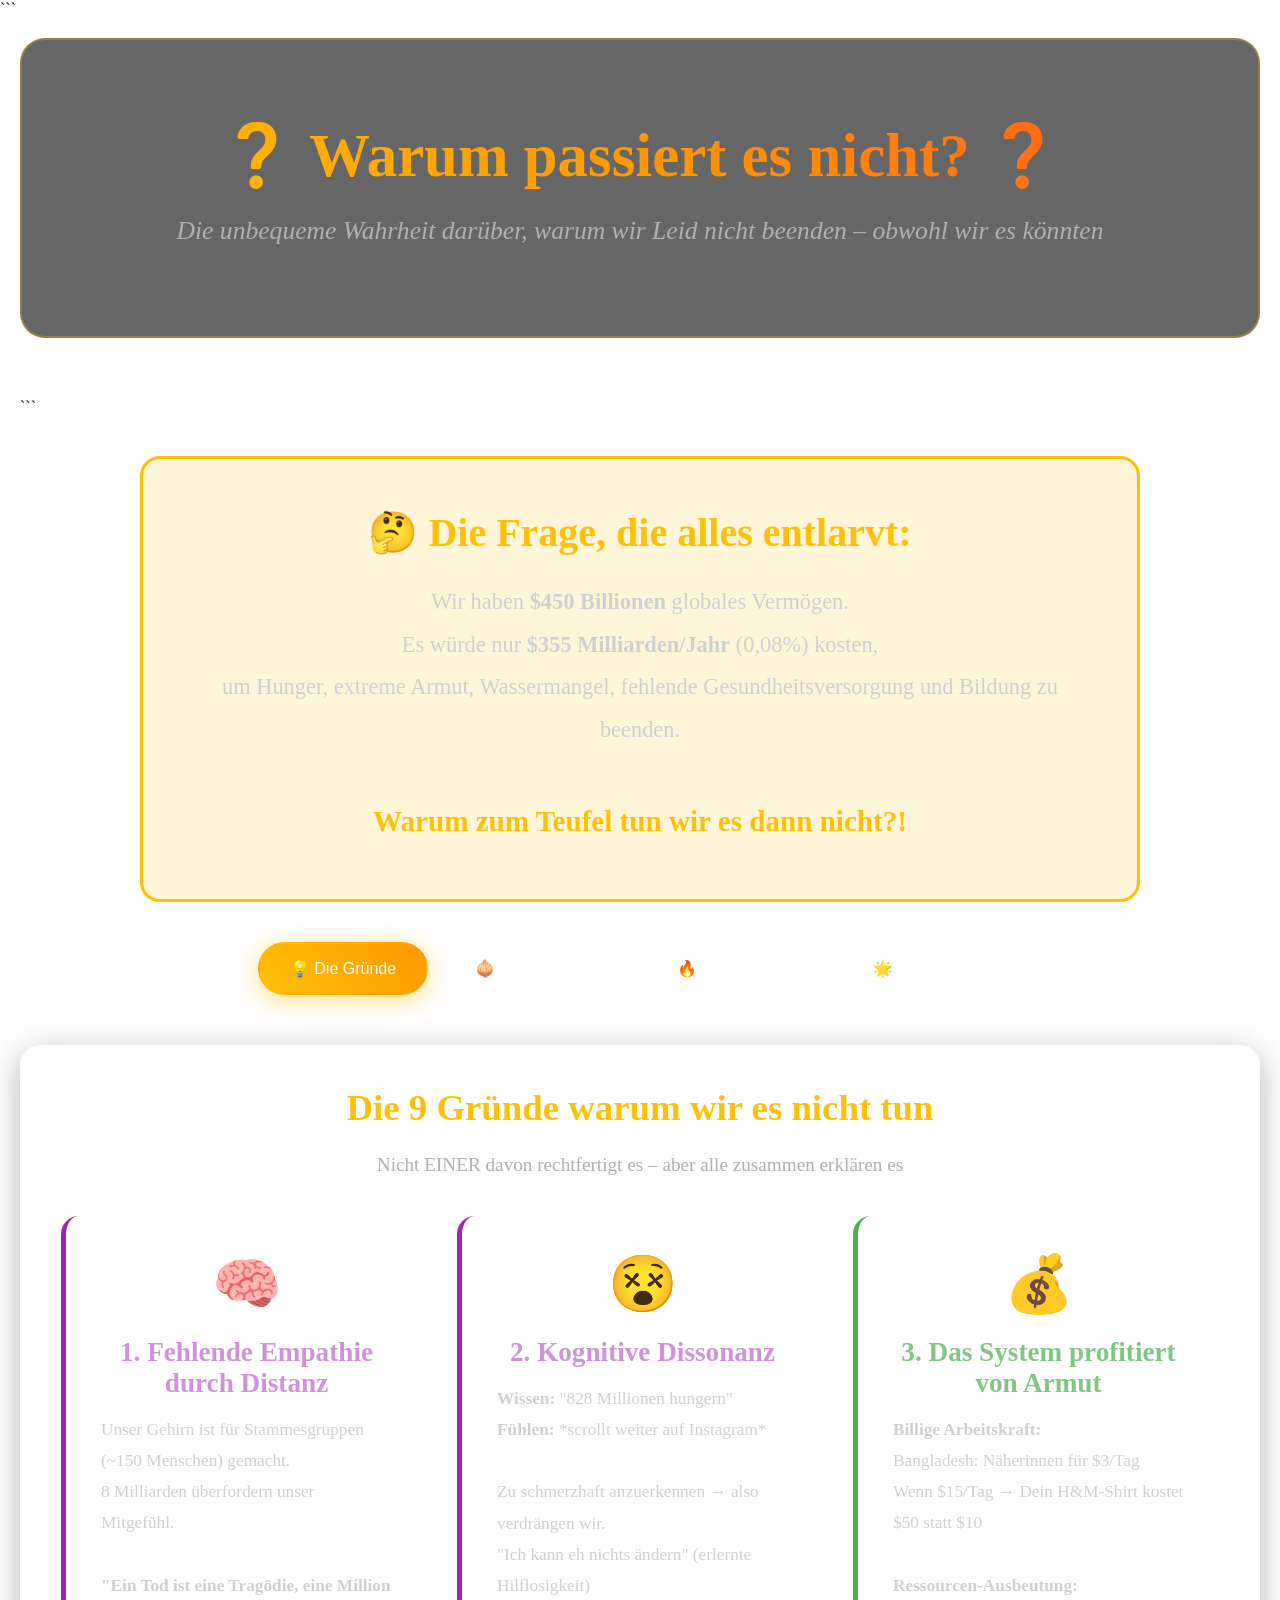
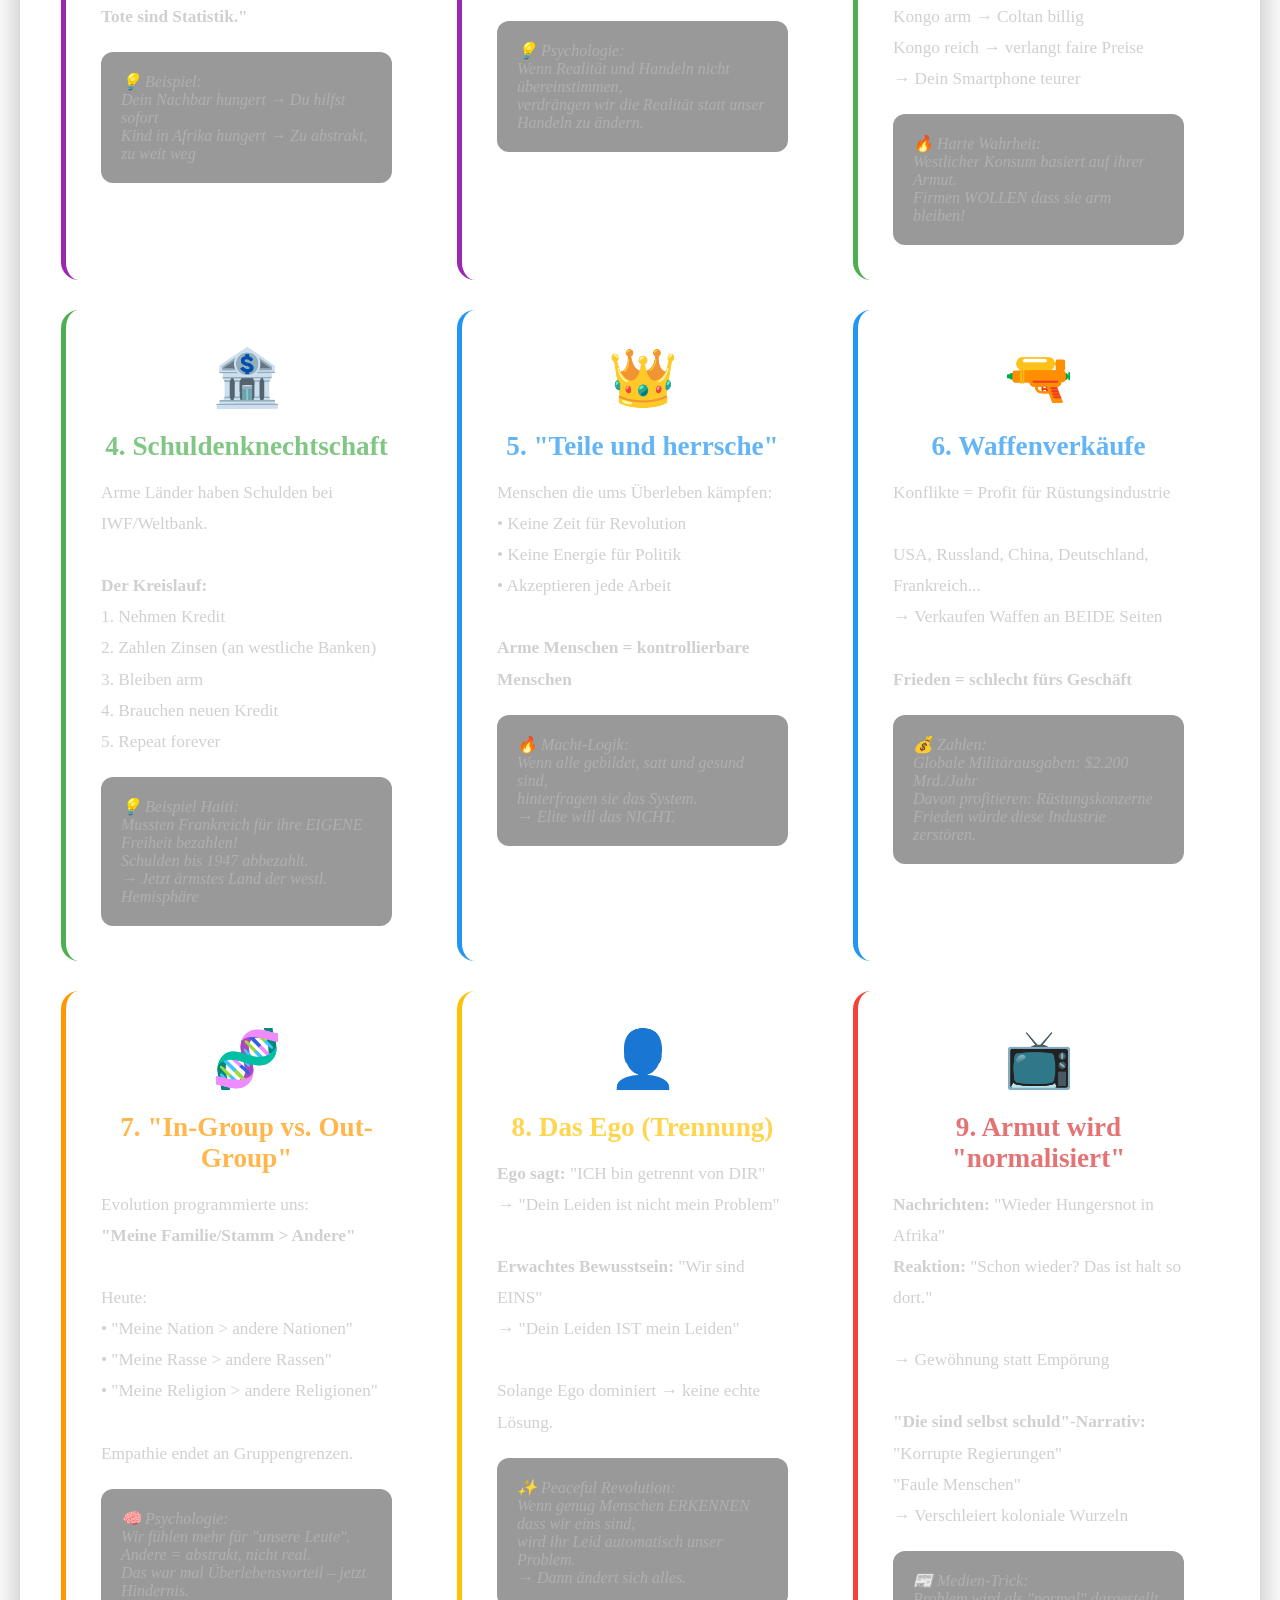
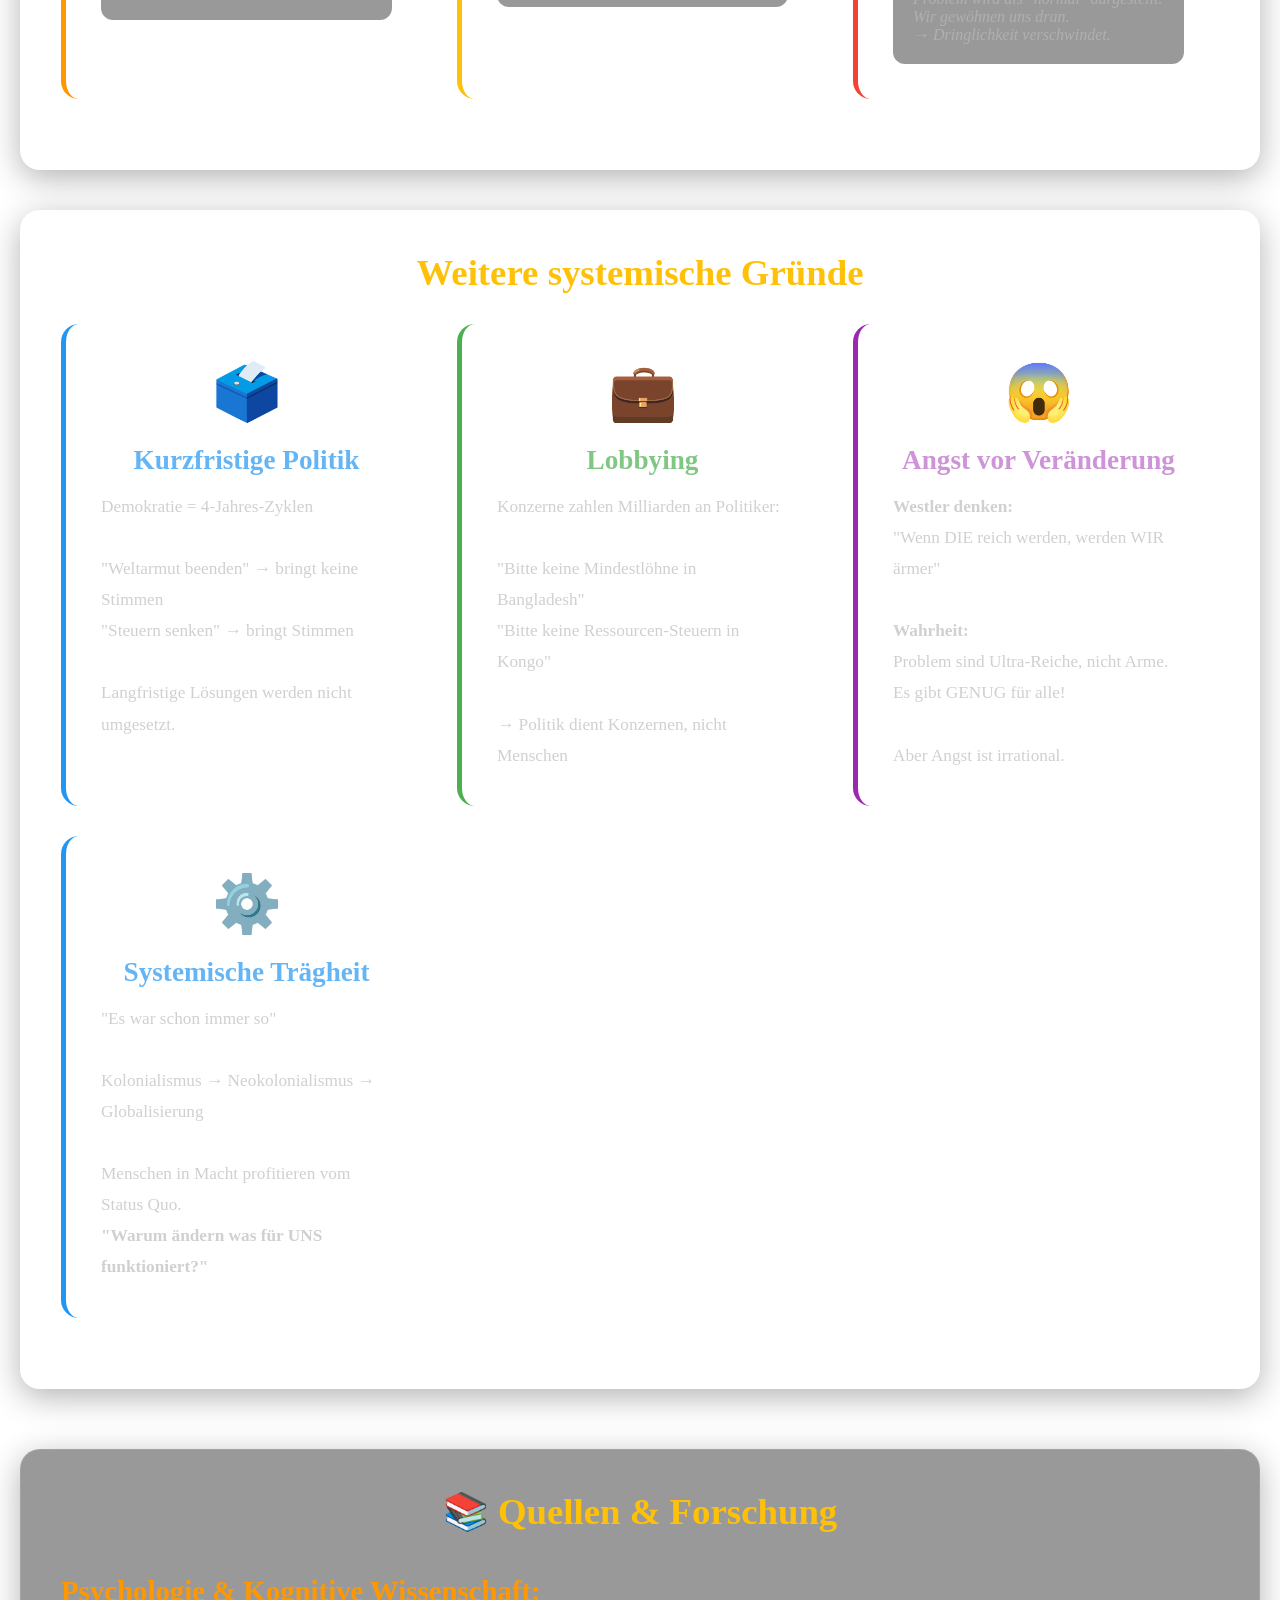
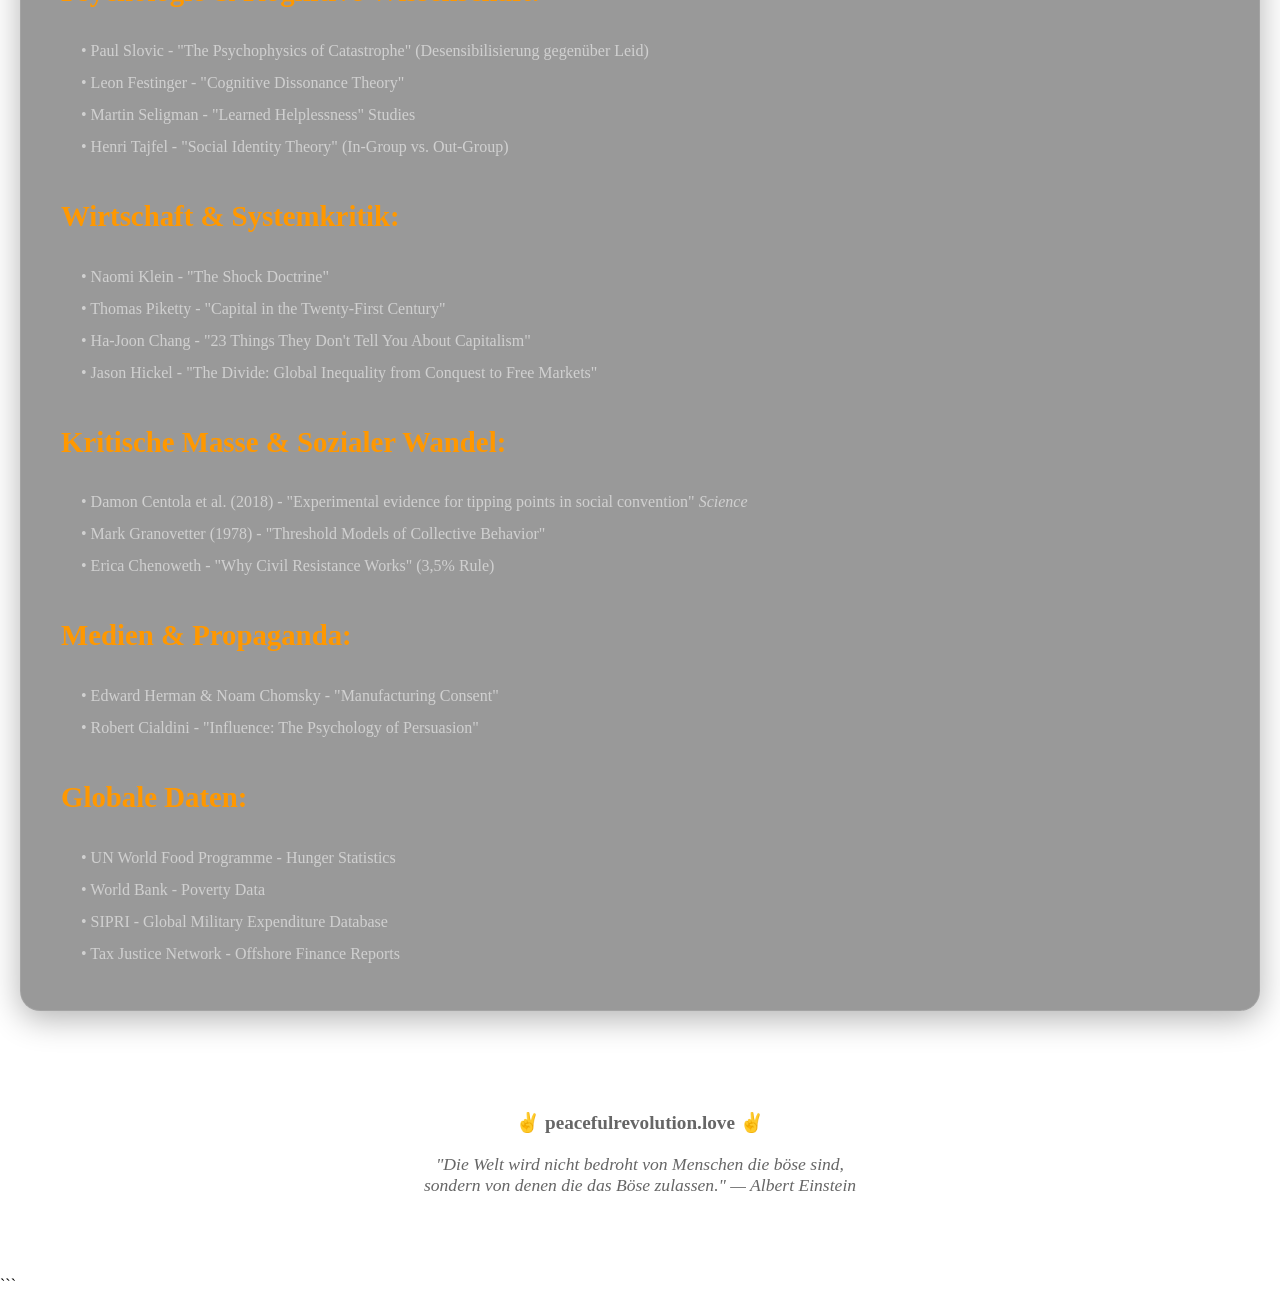
<file: warum-passiert-es-nicht.html>
<!DOCTYPE html>

<html lang="de">
<head>
    <meta charset="UTF-8">
    <meta name="viewport" content="width=device-width, initial-scale=1.0">
    <title>Warum passiert es nicht? - Die unbequeme Wahrheit</title>
    <style>
        * {
            margin: 0;
            padding: 0;
            box-sizing: border-box;
        }

```
    body {
        font-family: 'Segoe UI', Tahoma, Geneva, Verdana, sans-serif;
        background: linear-gradient(135deg, #2c0735, #1a1a2e, #0f3460);
        background-size: 400% 400%;
        animation: gradientShift 20s ease infinite;
        color: #fff;
        line-height: 1.6;
        overflow-x: hidden;
    }
    
    @keyframes gradientShift {
        0%, 100% { background-position: 0% 50%; }
        50% { background-position: 100% 50%; }
    }
    
    .container {
        max-width: 1600px;
        margin: 0 auto;
        padding: 20px;
    }
    
    header {
        text-align: center;
        padding: 80px 20px 60px;
        background: rgba(0,0,0,0.6);
        margin-bottom: 60px;
        border-radius: 25px;
        backdrop-filter: blur(15px);
        border: 2px solid rgba(255,193,7,0.3);
    }
    
    h1 {
        font-size: 3.8em;
        margin-bottom: 25px;
        background: linear-gradient(45deg, #ffc107, #ff9800, #ff5722);
        -webkit-background-clip: text;
        -webkit-text-fill-color: transparent;
        background-clip: text;
        animation: shimmer 4s ease-in-out infinite;
    }
    
    @keyframes shimmer {
        0%, 100% { filter: brightness(1); }
        50% { filter: brightness(1.4); }
    }
    
    .subtitle {
        font-size: 1.6em;
        color: #b0b0b0;
        margin-bottom: 30px;
        font-style: italic;
    }
    
    .big-question {
        max-width: 1000px;
        margin: 40px auto;
        padding: 50px;
        background: rgba(255,193,7,0.15);
        border: 3px solid #ffc107;
        border-radius: 20px;
        text-align: center;
    }
    
    .big-question h2 {
        font-size: 2.5em;
        color: #ffc107;
        margin-bottom: 25px;
    }
    
    .big-question p {
        font-size: 1.4em;
        line-height: 1.9;
        color: #d0d0d0;
    }
    
    .nav-tabs {
        display: flex;
        justify-content: center;
        gap: 15px;
        margin-bottom: 50px;
        flex-wrap: wrap;
    }
    
    .tab-btn {
        padding: 15px 30px;
        background: rgba(255,255,255,0.1);
        border: 2px solid rgba(255,255,255,0.2);
        color: white;
        cursor: pointer;
        border-radius: 30px;
        font-size: 1em;
        transition: all 0.3s;
        backdrop-filter: blur(5px);
    }
    
    .tab-btn:hover {
        background: rgba(255,255,255,0.2);
        transform: translateY(-3px);
        box-shadow: 0 5px 20px rgba(255,193,7,0.3);
    }
    
    .tab-btn.active {
        background: linear-gradient(45deg, #ffc107, #ff9800);
        border-color: transparent;
        box-shadow: 0 5px 25px rgba(255,193,7,0.5);
    }
    
    .tab-content {
        display: none;
    }
    
    .tab-content.active {
        display: block;
        animation: fadeIn 0.6s;
    }
    
    @keyframes fadeIn {
        from { opacity: 0; transform: translateY(30px); }
        to { opacity: 1; transform: translateY(0); }
    }
    
    .card {
        background: rgba(255,255,255,0.05);
        border-radius: 20px;
        padding: 40px;
        margin-bottom: 40px;
        backdrop-filter: blur(10px);
        border: 1px solid rgba(255,255,255,0.1);
        box-shadow: 0 8px 32px rgba(0,0,0,0.3);
    }
    
    .card h2 {
        color: #ffc107;
        margin-bottom: 25px;
        font-size: 2.3em;
        text-align: center;
    }
    
    .card h3 {
        color: #ff9800;
        margin-top: 30px;
        margin-bottom: 15px;
        font-size: 1.8em;
    }
    
    /* Reason Cards */
    .reason-grid {
        display: grid;
        grid-template-columns: repeat(auto-fit, minmax(350px, 1fr));
        gap: 30px;
        margin: 30px 0;
    }
    
    .reason-card {
        background: rgba(255,255,255,0.08);
        padding: 35px;
        border-radius: 18px;
        border-left: 5px solid;
        transition: all 0.3s;
        cursor: pointer;
    }
    
    .reason-card:hover {
        background: rgba(255,255,255,0.13);
        transform: translateY(-8px);
        box-shadow: 0 12px 40px rgba(255,193,7,0.3);
    }
    
    .reason-card.psychological { border-left-color: #9c27b0; }
    .reason-card.economic { border-left-color: #4caf50; }
    .reason-card.political { border-left-color: #2196f3; }
    .reason-card.evolutionary { border-left-color: #ff9800; }
    .reason-card.spiritual { border-left-color: #ffc107; }
    .reason-card.media { border-left-color: #f44336; }
    
    .reason-icon {
        font-size: 3.5em;
        margin-bottom: 20px;
        text-align: center;
    }
    
    .reason-title {
        font-size: 1.7em;
        font-weight: bold;
        margin-bottom: 15px;
        text-align: center;
    }
    
    .psychological .reason-title { color: #ce93d8; }
    .economic .reason-title { color: #81c784; }
    .political .reason-title { color: #64b5f6; }
    .evolutionary .reason-title { color: #ffb74d; }
    .spiritual .reason-title { color: #ffd54f; }
    .media .reason-title { color: #e57373; }
    
    .reason-description {
        color: #d0d0d0;
        line-height: 1.8;
        font-size: 1.08em;
    }
    
    .reason-example {
        background: rgba(0,0,0,0.4);
        padding: 20px;
        border-radius: 12px;
        margin-top: 20px;
        font-style: italic;
        color: #b0b0b0;
    }
    
    /* Truth Box */
    .truth-box {
        background: rgba(255,87,34,0.15);
        border: 3px solid #ff5722;
        border-radius: 20px;
        padding: 40px;
        margin: 40px 0;
        text-align: center;
    }
    
    .truth-box h3 {
        font-size: 2.5em;
        color: #ff5722;
        margin-bottom: 25px;
    }
    
    .truth-text {
        font-size: 1.35em;
        color: #fff;
        line-height: 1.9;
    }
    
    /* Hope Section */
    .hope-section {
        background: linear-gradient(135deg, rgba(76,175,80,0.2), rgba(139,195,74,0.2));
        padding: 50px;
        border-radius: 25px;
        margin: 50px 0;
        border: 3px solid rgba(76,175,80,0.5);
    }
    
    .hope-title {
        font-size: 2.8em;
        color: #4caf50;
        text-align: center;
        margin-bottom: 30px;
    }
    
    .hope-grid {
        display: grid;
        grid-template-columns: repeat(auto-fit, minmax(280px, 1fr));
        gap: 25px;
        margin-top: 40px;
    }
    
    .hope-item {
        background: rgba(0,0,0,0.3);
        padding: 30px;
        border-radius: 15px;
        border: 1px solid rgba(76,175,80,0.3);
    }
    
    .hope-icon {
        font-size: 3em;
        margin-bottom: 15px;
        text-align: center;
    }
    
    .hope-text {
        font-size: 1.15em;
        color: #d0d0d0;
        text-align: center;
        line-height: 1.7;
    }
    
    /* Interactive Elements */
    .reveal-section {
        background: rgba(255,193,7,0.1);
        padding: 40px;
        border-radius: 20px;
        margin: 40px 0;
        border: 2px solid rgba(255,193,7,0.3);
    }
    
    .reveal-question {
        font-size: 1.5em;
        color: #ffc107;
        margin-bottom: 25px;
        text-align: center;
        cursor: pointer;
        padding: 20px;
        background: rgba(0,0,0,0.3);
        border-radius: 12px;
        transition: all 0.3s;
    }
    
    .reveal-question:hover {
        background: rgba(0,0,0,0.5);
        transform: scale(1.02);
    }
    
    .reveal-answer {
        display: none;
        font-size: 1.2em;
        color: #d0d0d0;
        line-height: 1.8;
        margin-top: 20px;
        padding: 25px;
        background: rgba(0,0,0,0.4);
        border-radius: 12px;
    }
    
    .reveal-answer.active {
        display: block;
        animation: fadeIn 0.5s;
    }
    
    /* Layers Visual */
    .layers-container {
        position: relative;
        max-width: 900px;
        margin: 50px auto;
        padding: 20px;
    }
    
    .layer {
        background: rgba(255,255,255,0.08);
        padding: 30px;
        margin: 15px 0;
        border-radius: 15px;
        border-left: 5px solid;
        position: relative;
        transition: all 0.3s;
    }
    
    .layer:hover {
        transform: translateX(10px);
        background: rgba(255,255,255,0.13);
    }
    
    .layer.surface { border-left-color: #4caf50; }
    .layer.middle { border-left-color: #ff9800; }
    .layer.deep { border-left-color: #f44336; }
    
    .layer-number {
        font-size: 2.5em;
        font-weight: bold;
        color: rgba(255,193,7,0.5);
        position: absolute;
        left: -15px;
        top: 50%;
        transform: translateY(-50%);
    }
    
    .layer-title {
        font-size: 1.6em;
        font-weight: bold;
        margin-bottom: 15px;
    }
    
    .surface .layer-title { color: #81c784; }
    .middle .layer-title { color: #ffb74d; }
    .deep .layer-title { color: #e57373; }
    
    /* Stats */
    .stat-grid {
        display: grid;
        grid-template-columns: repeat(auto-fit, minmax(250px, 1fr));
        gap: 25px;
        margin: 30px 0;
    }
    
    .stat-box {
        background: rgba(255,255,255,0.08);
        padding: 30px;
        border-radius: 15px;
        text-align: center;
        border: 2px solid rgba(255,193,7,0.3);
        transition: all 0.3s;
    }
    
    .stat-box:hover {
        transform: translateY(-5px);
        box-shadow: 0 10px 30px rgba(255,193,7,0.4);
    }
    
    .stat-number {
        font-size: 3.5em;
        font-weight: bold;
        color: #ffc107;
        margin-bottom: 15px;
    }
    
    .stat-label {
        font-size: 1.1em;
        color: #d0d0d0;
    }
    
    /* Call to Action */
    .cta-section {
        background: linear-gradient(135deg, rgba(255,193,7,0.2), rgba(255,152,0,0.2));
        padding: 60px;
        border-radius: 25px;
        margin: 60px 0;
        border: 3px solid rgba(255,193,7,0.5);
        text-align: center;
    }
    
    .cta-title {
        font-size: 3em;
        color: #ffc107;
        margin-bottom: 30px;
    }
    
    .cta-text {
        font-size: 1.4em;
        color: #d0d0d0;
        line-height: 1.9;
        max-width: 900px;
        margin: 0 auto;
    }
    
    @media (max-width: 768px) {
        h1 { font-size: 2.2em; }
        .reason-grid { grid-template-columns: 1fr; }
    }
</style>
```

</head>
<body>
    <div class="container">
        <header>
            <h1>❓ Warum passiert es nicht? ❓</h1>
            <p class="subtitle">Die unbequeme Wahrheit darüber, warum wir Leid nicht beenden – obwohl wir es könnten</p>
        </header>

```
    <div class="big-question">
        <h2>🤔 Die Frage, die alles entlarvt:</h2>
        <p>
            Wir haben <strong>$450 Billionen</strong> globales Vermögen.<br>
            Es würde nur <strong>$355 Milliarden/Jahr</strong> (0,08%) kosten,<br>
            um Hunger, extreme Armut, Wassermangel, fehlende Gesundheitsversorgung und Bildung zu beenden.<br><br>
            
            <strong style="font-size: 1.3em; color: #ffc107;">
            Warum zum Teufel tun wir es dann nicht?!
            </strong>
        </p>
    </div>
    
    <div class="nav-tabs">
        <button class="tab-btn active" onclick="switchTab('reasons')">💡 Die Gründe</button>
        <button class="tab-btn" onclick="switchTab('layers')">🧅 Die Schichten</button>
        <button class="tab-btn" onclick="switchTab('truth')">🔥 Die Wahrheit</button>
        <button class="tab-btn" onclick="switchTab('hope')">🌟 Die Hoffnung</button>
    </div>
    
    <!-- TAB 1: Die Gründe -->
    <div id="reasons" class="tab-content active">
        <div class="card">
            <h2>Die 9 Gründe warum wir es nicht tun</h2>
            <p style="text-align: center; font-size: 1.2em; color: #b0b0b0; margin-bottom: 40px;">
                Nicht EINER davon rechtfertigt es – aber alle zusammen erklären es
            </p>
            
            <div class="reason-grid">
                <div class="reason-card psychological">
                    <div class="reason-icon">🧠</div>
                    <div class="reason-title">1. Fehlende Empathie durch Distanz</div>
                    <div class="reason-description">
                        Unser Gehirn ist für Stammesgruppen (~150 Menschen) gemacht.<br>
                        8 Milliarden überfordern unser Mitgefühl.<br><br>
                        <strong>"Ein Tod ist eine Tragödie, eine Million Tote sind Statistik."</strong>
                    </div>
                    <div class="reason-example">
                        💡 Beispiel:<br>
                        Dein Nachbar hungert → Du hilfst sofort<br>
                        Kind in Afrika hungert → Zu abstrakt, zu weit weg
                    </div>
                </div>
                
                <div class="reason-card psychological">
                    <div class="reason-icon">😵</div>
                    <div class="reason-title">2. Kognitive Dissonanz</div>
                    <div class="reason-description">
                        <strong>Wissen:</strong> "828 Millionen hungern"<br>
                        <strong>Fühlen:</strong> *scrollt weiter auf Instagram*<br><br>
                        Zu schmerzhaft anzuerkennen → also verdrängen wir.<br>
                        "Ich kann eh nichts ändern" (erlernte Hilflosigkeit)
                    </div>
                    <div class="reason-example">
                        💡 Psychologie:<br>
                        Wenn Realität und Handeln nicht übereinstimmen,<br>
                        verdrängen wir die Realität statt unser Handeln zu ändern.
                    </div>
                </div>
                
                <div class="reason-card economic">
                    <div class="reason-icon">💰</div>
                    <div class="reason-title">3. Das System profitiert von Armut</div>
                    <div class="reason-description">
                        <strong>Billige Arbeitskraft:</strong><br>
                        Bangladesh: Näherinnen für $3/Tag<br>
                        Wenn $15/Tag → Dein H&M-Shirt kostet $50 statt $10<br><br>
                        
                        <strong>Ressourcen-Ausbeutung:</strong><br>
                        Kongo arm → Coltan billig<br>
                        Kongo reich → verlangt faire Preise<br>
                        → Dein Smartphone teurer
                    </div>
                    <div class="reason-example">
                        🔥 Harte Wahrheit:<br>
                        Westlicher Konsum basiert auf ihrer Armut.<br>
                        Firmen WOLLEN dass sie arm bleiben!
                    </div>
                </div>
                
                <div class="reason-card economic">
                    <div class="reason-icon">🏦</div>
                    <div class="reason-title">4. Schuldenknechtschaft</div>
                    <div class="reason-description">
                        Arme Länder haben Schulden bei IWF/Weltbank.<br><br>
                        
                        <strong>Der Kreislauf:</strong><br>
                        1. Nehmen Kredit<br>
                        2. Zahlen Zinsen (an westliche Banken)<br>
                        3. Bleiben arm<br>
                        4. Brauchen neuen Kredit<br>
                        5. Repeat forever
                    </div>
                    <div class="reason-example">
                        💡 Beispiel Haiti:<br>
                        Mussten Frankreich für ihre EIGENE Freiheit bezahlen!<br>
                        Schulden bis 1947 abbezahlt.<br>
                        → Jetzt ärmstes Land der westl. Hemisphäre
                    </div>
                </div>
                
                <div class="reason-card political">
                    <div class="reason-icon">👑</div>
                    <div class="reason-title">5. "Teile und herrsche"</div>
                    <div class="reason-description">
                        Menschen die ums Überleben kämpfen:<br>
                        • Keine Zeit für Revolution<br>
                        • Keine Energie für Politik<br>
                        • Akzeptieren jede Arbeit<br><br>
                        
                        <strong>Arme Menschen = kontrollierbare Menschen</strong>
                    </div>
                    <div class="reason-example">
                        🔥 Macht-Logik:<br>
                        Wenn alle gebildet, satt und gesund sind,<br>
                        hinterfragen sie das System.<br>
                        → Elite will das NICHT.
                    </div>
                </div>
                
                <div class="reason-card political">
                    <div class="reason-icon">🔫</div>
                    <div class="reason-title">6. Waffenverkäufe</div>
                    <div class="reason-description">
                        Konflikte = Profit für Rüstungsindustrie<br><br>
                        
                        USA, Russland, China, Deutschland, Frankreich...<br>
                        → Verkaufen Waffen an BEIDE Seiten<br><br>
                        
                        <strong>Frieden = schlecht fürs Geschäft</strong>
                    </div>
                    <div class="reason-example">
                        💰 Zahlen:<br>
                        Globale Militärausgaben: $2.200 Mrd./Jahr<br>
                        Davon profitieren: Rüstungskonzerne<br>
                        Frieden würde diese Industrie zerstören.
                    </div>
                </div>
                
                <div class="reason-card evolutionary">
                    <div class="reason-icon">🧬</div>
                    <div class="reason-title">7. "In-Group vs. Out-Group"</div>
                    <div class="reason-description">
                        Evolution programmierte uns:<br>
                        <strong>"Meine Familie/Stamm > Andere"</strong><br><br>
                        
                        Heute:<br>
                        • "Meine Nation > andere Nationen"<br>
                        • "Meine Rasse > andere Rassen"<br>
                        • "Meine Religion > andere Religionen"<br><br>
                        
                        Empathie endet an Gruppengrenzen.
                    </div>
                    <div class="reason-example">
                        🧠 Psychologie:<br>
                        Wir fühlen mehr für "unsere Leute".<br>
                        Andere = abstrakt, nicht real.<br>
                        Das war mal Überlebensvorteil – jetzt Hindernis.
                    </div>
                </div>
                
                <div class="reason-card spiritual">
                    <div class="reason-icon">👤</div>
                    <div class="reason-title">8. Das Ego (Trennung)</div>
                    <div class="reason-description">
                        <strong>Ego sagt:</strong> "ICH bin getrennt von DIR"<br>
                        → "Dein Leiden ist nicht mein Problem"<br><br>
                        
                        <strong>Erwachtes Bewusstsein:</strong> "Wir sind EINS"<br>
                        → "Dein Leiden IST mein Leiden"<br><br>
                        
                        Solange Ego dominiert → keine echte Lösung.
                    </div>
                    <div class="reason-example">
                        ✨ Peaceful Revolution:<br>
                        Wenn genug Menschen ERKENNEN dass wir eins sind,<br>
                        wird ihr Leid automatisch unser Problem.<br>
                        → Dann ändert sich alles.
                    </div>
                </div>
                
                <div class="reason-card media">
                    <div class="reason-icon">📺</div>
                    <div class="reason-title">9. Armut wird "normalisiert"</div>
                    <div class="reason-description">
                        <strong>Nachrichten:</strong> "Wieder Hungersnot in Afrika"<br>
                        <strong>Reaktion:</strong> "Schon wieder? Das ist halt so dort."<br><br>
                        
                        → Gewöhnung statt Empörung<br><br>
                        
                        <strong>"Die sind selbst schuld"-Narrativ:</strong><br>
                        "Korrupte Regierungen"<br>
                        "Faule Menschen"<br>
                        → Verschleiert koloniale Wurzeln
                    </div>
                    <div class="reason-example">
                        📰 Medien-Trick:<br>
                        Problem wird als "normal" dargestellt.<br>
                        Wir gewöhnen uns dran.<br>
                        → Dringlichkeit verschwindet.
                    </div>
                </div>
            </div>
        </div>
        
        <div class="card">
            <h2>Weitere systemische Gründe</h2>
            
            <div class="reason-grid">
                <div class="reason-card political">
                    <div class="reason-icon">🗳️</div>
                    <div class="reason-title">Kurzfristige Politik</div>
                    <div class="reason-description">
                        Demokratie = 4-Jahres-Zyklen<br><br>
                        "Weltarmut beenden" → bringt keine Stimmen<br>
                        "Steuern senken" → bringt Stimmen<br><br>
                        Langfristige Lösungen werden nicht umgesetzt.
                    </div>
                </div>
                
                <div class="reason-card economic">
                    <div class="reason-icon">💼</div>
                    <div class="reason-title">Lobbying</div>
                    <div class="reason-description">
                        Konzerne zahlen Milliarden an Politiker:<br><br>
                        "Bitte keine Mindestlöhne in Bangladesh"<br>
                        "Bitte keine Ressourcen-Steuern in Kongo"<br><br>
                        → Politik dient Konzernen, nicht Menschen
                    </div>
                </div>
                
                <div class="reason-card psychological">
                    <div class="reason-icon">😱</div>
                    <div class="reason-title">Angst vor Veränderung</div>
                    <div class="reason-description">
                        <strong>Westler denken:</strong><br>
                        "Wenn DIE reich werden, werden WIR ärmer"<br><br>
                        
                        <strong>Wahrheit:</strong><br>
                        Problem sind Ultra-Reiche, nicht Arme.<br>
                        Es gibt GENUG für alle!<br><br>
                        
                        Aber Angst ist irrational.
                    </div>
                </div>
                
                <div class="reason-card political">
                    <div class="reason-icon">⚙️</div>
                    <div class="reason-title">Systemische Trägheit</div>
                    <div class="reason-description">
                        "Es war schon immer so"<br><br>
                        Kolonialismus → Neokolonialismus → Globalisierung<br><br>
                        Menschen in Macht profitieren vom Status Quo.<br>
                        <strong>"Warum ändern was für UNS funktioniert?"</strong>
                    </div>
                </div>
            </div>
        </div>
    </div>
    
    <!-- TAB 2: Die Schichten -->
    <div id="layers" class="tab-content">
        <div class="card">
            <h2>🧅 Die 3 Schichten der Wahrheit</h2>
            <p style="text-align: center; font-size: 1.2em; color: #b0b0b0; margin-bottom: 40px;">
                Je tiefer du gehst, desto unbequemer wird es
            </p>
            
            <div class="layers-container">
                <div class="layer surface">
                    <div class="layer-number">1</div>
                    <div class="layer-title">🌱 Oberflächliche Ebene: "Wir wissen es nicht besser"</div>
                    <div style="color: #d0d0d0; line-height: 1.8; margin-top: 15px;">
                        <strong>Was die meisten glauben:</strong><br>
                        • "Armut ist kompliziert"<br>
                        • "Wir tun ja schon was (Entwicklungshilfe)"<br>
                        • "Die sind selbst schuld (korrupt/faul)"<br>
                        • "Wir haben nicht genug Geld"<br><br>
                        
                        <strong style="color: #81c784;">→ Unwissenheit & Propaganda</strong>
                    </div>
                </div>
                
                <div class="layer middle">
                    <div class="layer-number">2</div>
                    <div class="layer-title">⚠️ Mittlere Ebene: "Wir profitieren davon"</div>
                    <div style="color: #d0d0d0; line-height: 1.8; margin-top: 15px;">
                        <strong>Was manche ahnen:</strong><br>
                        • Unser Wohlstand basiert auf billiger Arbeit dort<br>
                        • Unsere Smartphones brauchen Konflikt-Mineralien<br>
                        • Unsere Kleidung nähen Kinder/Unterbezahlte<br>
                        • Kolonialismus hat Spuren hinterlassen<br><br>
                        
                        <strong style="color: #ffb74d;">→ Unbequeme Wahrheit, aber noch akzeptabel</strong>
                    </div>
                </div>
                
                <div class="layer deep">
                    <div class="layer-number">3</div>
                    <div class="layer-title">🔥 Tiefe Ebene: "Wir WOLLEN es so"</div>
                    <div style="color: #d0d0d0; line-height: 1.8; margin-top: 15px;">
                        <strong>Die härteste Wahrheit:</strong><br>
                        • Das System ist DESIGNED um sie arm zu halten<br>
                        • Elite will keine gebildeten, satten Menschen (schwer kontrollierbar)<br>
                        • Westlicher Lebensstandard ERFORDERT ihre Armut<br>
                        • Wir könnten morgen ändern – wir WOLLEN nicht<br><br>
                        
                        <strong style="color: #e57373; font-size: 1.2em;">
                        → Nicht Versehen. Nicht Unwissenheit. ABSICHT.
                        </strong>
                    </div>
                </div>
            </div>
        </div>
        
        <div class="card">
            <h2>💬 Interaktiv: Stelle die schweren Fragen</h2>
            
            <div class="reveal-section">
                <div class="reveal-question" onclick="toggleReveal(1)">
                    ❓ Frage 1: "Ist es wirklich Absicht oder nur ein Nebeneffekt?"
                </div>
                <div class="reveal-answer" id="reveal1">
                    <strong>Die unbequeme Antwort:</strong><br><br>
                    
                    Für die MEISTEN Menschen: Nebeneffekt (Unwissenheit)<br>
                    Für KONZERNE & ELITEN: Absicht (Profit-Maximierung)<br><br>
                    
                    <strong>Beispiel:</strong><br>
                    Apple WEISS dass Coltan aus Konflikt-Zonen kommt.<br>
                    Apple KÖNNTE faire Preise zahlen → Kongo stabilisiert sich.<br>
                    Apple TUT ES NICHT → weil teurer.<br><br>
                    
                    <em style="color: #ffc107;">
                    → Wenn du weißt und nicht änderst, ist es Absicht.
                    </em>
                </div>
            </div>
            
            <div class="reveal-section">
                <div class="reveal-question" onclick="toggleReveal(2)">
                    ❓ Frage 2: "Bin ich schuld?"
                </div>
                <div class="reveal-answer" id="reveal2">
                    <strong>Die differenzierte Antwort:</strong><br><br>
                    
                    <strong style="color: #4caf50;">NEIN</strong> – Du hast das System nicht erschaffen.<br>
                    <strong style="color: #ffc107;">ABER</strong> – Du profitierst davon (wenn du im Westen lebst).<br>
                    <strong style="color: #ff5722;">UND</strong> – Jetzt wo du es weißt, hast du Verantwortung.<br><br>
                    
                    <strong>Nicht Schuld – aber Verantwortung.</strong><br><br>
                    
                    <em style="color: #4caf50;">
                    Du kannst nicht ändern dass du privilegiert geboren wurdest.<br>
                    Du KANNST ändern was du damit machst.
                    </em>
                </div>
            </div>
            
            <div class="reveal-section">
                <div class="reveal-question" onclick="toggleReveal(3)">
                    ❓ Frage 3: "Was passiert wenn wir es wirklich ändern?"
                </div>
                <div class="reveal-answer" id="reveal3">
                    <strong>Die realistische Antwort:</strong><br><br>
                    
                    <strong>Kurzfristig (5-10 Jahre):</strong><br>
                    • Dein T-Shirt kostet $40 statt $10<br>
                    • Dein Smartphone kostet $1.500 statt $1.000<br>
                    • Aber: Millionen entkommen Armut<br><br>
                    
                    <strong>Langfristig (20-50 Jahre):</strong><br>
                    • Neue Märkte entstehen (sattes Afrika kauft Autos, Elektronik...)<br>
                    • Innovation steigt (mehr gebildete Menschen = mehr Erfindungen)<br>
                    • Konflikte enden → Ressourcen frei für Entwicklung<br>
                    • Klimakrise adressierbar (arme Länder können mitziehen)<br><br>
                    
                    <em style="color: #4caf50; font-size: 1.2em;">
                    → Alle gewinnen. Außer die 0,1% Ultra-Reichen.
                    </em>
                </div>
            </div>
            
            <div class="reveal-section">
                <div class="reveal-question" onclick="toggleReveal(4)">
                    ❓ Frage 4: "Warum sollten Reiche zustimmen?"
                </div>
                <div class="reveal-answer" id="reveal4">
                    <strong>Die strategische Antwort:</strong><br><br>
                    
                    <strong style="color: #ff5722;">Sie werden nicht freiwillig zustimmen.</strong><br><br>
                    
                    Veränderung kommt durch:<br>
                    1. <strong>Kritische Masse:</strong> 10-15% erwachen → System kippt<br>
                    2. <strong>Politischer Druck:</strong> Genug Menschen fordern Wandel<br>
                    3. <strong>Wirtschaftlicher Zwang:</strong> Boykotte, ethischer Konsum<br>
                    4. <strong>Technologische Disruption:</strong> Dezentralisierung (Blockchain, KI...)<br><br>
                    
                    <em style="color: #ffc107;">
                    Elite hat noch nie freiwillig Macht abgegeben.<br>
                    Aber wenn genug Menschen aufwachen, haben sie keine Wahl.
                    </em>
                </div>
            </div>
        </div>
    </div>
    
    <!-- TAB 3: Die Wahrheit -->
    <div id="truth" class="tab-content">
        <div class="card">
            <div class="truth-box">
                <h3>🔥 DIE EINE WAHRE ANTWORT 🔥</h3>
                <div class="truth-text">
                    Alle 9+ Gründe zusammengefasst:<br><br>
                    
                    <strong style="font-size: 1.4em; color: #ff5722;">
                    "Weil die Menschen in Machtpositionen vom System profitieren,<br>
                    und die Mehrheit entweder nicht weiß, nicht glaubt, nicht fühlt,<br>
                    oder sich zu hilflos/überfordert fühlt um etwas zu ändern."
                    </strong>
                </div>
            </div>
        </div>
        
        <div class="card">
            <h2>Die harte Mathematik der Gleichgültigkeit</h2>
            
            <div class="stat-grid">
                <div class="stat-box">
                    <div class="stat-number">0,08%</div>
                    <div class="stat-label">Des Weltvermögens würde reichen<br>um alle Probleme zu lösen</div>
                </div>
                <div class="stat-box">
                    <div class="stat-number">99,92%</div>
                    <div class="stat-label">Behalten wir stattdessen<br>während Millionen sterben</div>
                </div>
                <div class="stat-box">
                    <div class="stat-number">25.000</div>
                    <div class="stat-label">Menschen sterben TÄGLICH<br>an Hunger (vermeidbar!)</div>
                </div>
                <div class="stat-box">
                    <div class="stat-number">$2.200 Mrd.</div>
                    <div class="stat-label">Geben wir fürs Militär aus<br>(genug für 6 Jahre Lösung!)</div>
                </div>
            </div>
            
            <div style="background: rgba(255,87,34,0.15); padding: 40px; border-radius: 20px; margin-top: 40px; border: 2px solid #ff5722;">
                <h3 style="color: #ff5722; text-align: center; margin-bottom: 25px; font-size: 2em;">
                    Die erschreckende Wahrheit
                </h3>
                <p style="font-size: 1.3em; color: #d0d0d0; line-height: 1.9; text-align: center;">
                    Wir HABEN die Technologie.<br>
                    Wir HABEN das Geld.<br>
                    Wir HABEN die Lösungen.<br><br>
                    
                    Was uns fehlt ist nicht Ressourcen.<br>
                    <strong style="color: #ff5722; font-size: 1.3em;">
                    Was uns fehlt ist der kollektive WILLE.
                    </strong><br><br>
                    
                    Und der Wille fehlt, weil:<br>
                    • Die Reichen profitieren vom Status Quo<br>
                    • Die Armen haben keine Stimme<br>
                    • Die Mitte ist abgelenkt/überfordert/gleichgültig<br><br>
                    
                    <em style="color: #ffc107;">
                    Das ist keine Naturkatastrophe.<br>
                    Das ist eine kollektive ENTSCHEIDUNG.
                    </em>
                </p>
            </div>
        </div>
    </div>
    
    <!-- TAB 4: Die Hoffnung -->
    <div id="hope" class="tab-content">
        <div class="card">
            <div class="hope-section">
                <div class="hope-title">🌟 ABER – Es ändert sich JETZT! 🌟</div>
                <p style="text-align: center; font-size: 1.4em; color: #d0d0d0; margin-bottom: 40px;">
                    Warum gerade JETZT Grund zur Hoffnung besteht
                </p>
                
                <div class="hope-grid">
                    <div class="hope-item">
                        <div class="hope-icon">📱</div>
                        <div class="hope-text">
                            <strong>Information ist nicht mehr kontrollierbar</strong><br><br>
                            Internet, soziale Medien, Whistleblower<br>
                            Die Wahrheit kommt raus (Panama Papers!)
                        </div>
                    </div>
                    
                    <div class="hope-item">
                        <div class="hope-icon">👶</div>
                        <div class="hope-text">
                            <strong>Junge Generation wacht auf</strong><br><br>
                            Gen Z fragt: "Warum akzeptieren wir das?"<br>
                            Klimabewegung, BLM = Zeichen des Wandels
                        </div>
                    </div>
                    
                    <div class="hope-item">
                        <div class="hope-icon">📊</div>
                        <div class="hope-text">
                            <strong>Kritische Masse nähert sich</strong><br><br>
                            5-10% sind "aufgewacht"<br>
                            Bei 10-15% kippt das System (100. Affe!)
                        </div>
                    </div>
                    
                    <div class="hope-item">
                        <div class="hope-icon">💔</div>
                        <div class="hope-text">
                            <strong>Leidensdruck steigt</strong><br><br>
                            Klimakrise macht Ungerechtigkeit sichtbar<br>
                            Pandemie zeigte: Wir SIND verbunden
                        </div>
                    </div>
                    
                    <div class="hope-item">
                        <div class="hope-icon">🌍</div>
                        <div class="hope-text">
                            <strong>Globales Bewusstsein erwacht</strong><br><br>
                            Menschen erkennen: Leid dort = Leid hier<br>
                            Empathie überwindet Grenzen
                        </div>
                    </div>
                    
                    <div class="hope-item">
                        <div class="hope-icon">🤖</div>
                        <div class="hope-text">
                            <strong>Technologie als Hebel</strong><br><br>
                            KI kann Lösungen beschleunigen<br>
                            Erneuerbare Energie wird billig<br>
                            Dezentralisierung ermächtigt Menschen
                        </div>
                    </div>
                </div>
            </div>
        </div>
        
        <div class="card">
            <h2>Die Welle beginnt</h2>
            
            <div style="background: rgba(76,175,80,0.15); padding: 40px; border-radius: 20px; margin: 30px 0; border: 2px solid #4caf50;">
                <p style="font-size: 1.3em; color: #d0d0d0; line-height: 1.9;">
                    <strong style="color: #4caf50; font-size: 1.4em;">
                    Wir leben im kritischen Moment der Geschichte.
                    </strong><br><br>
                    
                    Zum ersten Mal JEMALS:<br>
                    • Haben wir genug Ressourcen für ALLE<br>
                    • Sind wir global vernetzt<br>
                    • Können Informationen nicht mehr unterdrückt werden<br>
                    • Erkennen Menschen weltweit die Wahrheit<br><br>
                    
                    <strong>Die Frage ist nicht mehr OB es sich ändert.</strong><br>
                    <strong style="color: #4caf50;">Die Frage ist WANN – und WIE SCHNELL.</strong><br><br>
                    
                    <em style="color: #ffc107; font-size: 1.2em;">
                    Jeder Mensch der ERKENNT beschleunigt den Wandel exponentiell.
                    </em>
                </p>
            </div>
        </div>
        
        <div class="card">
            <div class="cta-section">
                <div class="cta-title">💫 Du bist Teil der Lösung 💫</div>
                <div class="cta-text">
                    Du musst nicht die Welt retten.<br>
                    Du musst nur <strong>ERKENNEN</strong>.<br><br>
                    
                    Erkenne, dass:<br>
                    • Wir EINS sind (ihr Leid = unser Leid)<br>
                    • Wir GENUG haben (für alle!)<br>
                    • Das System ÄNDERBAR ist (nicht gottgegeben)<br>
                    • DEINE Stimme zählt (kritische Masse!)<br><br>
                    
                    <strong style="font-size: 1.4em; color: #ffc107;">
                    Wenn du erkennst, handelst du automatisch anders.<br>
                    Du konsumierst bewusster.<br>
                    Du wählst gerechter.<br>
                    Du liebst umfassender.
                    </strong><br><br>
                    
                    <em style="font-size: 1.2em;">
                    Das ist Peaceful Revolution:<br>
                    Nicht gegen das System kämpfen,<br>
                    sondern aus der Illusion der Trennung erwachen.
                    </em>
                </div>
            </div>
        </div>
    </div>
    
    <!-- Quellen -->
    <div class="card" style="margin-top: 60px; background: rgba(0,0,0,0.4);">
        <h2 style="color: #ffc107; margin-bottom: 30px; text-align: center;">📚 Quellen & Forschung</h2>
        
        <div style="color: #d0d0d0; line-height: 2;">
            <h3 style="color: #ff9800; margin: 25px 0 15px;">Psychologie & Kognitive Wissenschaft:</h3>
            <p style="margin-left: 20px;">
                • Paul Slovic - "The Psychophysics of Catastrophe" (Desensibilisierung gegenüber Leid)<br>
                • Leon Festinger - "Cognitive Dissonance Theory"<br>
                • Martin Seligman - "Learned Helplessness" Studies<br>
                • Henri Tajfel - "Social Identity Theory" (In-Group vs. Out-Group)
            </p>
            
            <h3 style="color: #ff9800; margin: 25px 0 15px;">Wirtschaft & Systemkritik:</h3>
            <p style="margin-left: 20px;">
                • Naomi Klein - "The Shock Doctrine"<br>
                • Thomas Piketty - "Capital in the Twenty-First Century"<br>
                • Ha-Joon Chang - "23 Things They Don't Tell You About Capitalism"<br>
                • Jason Hickel - "The Divide: Global Inequality from Conquest to Free Markets"
            </p>
            
            <h3 style="color: #ff9800; margin: 25px 0 15px;">Kritische Masse & Sozialer Wandel:</h3>
            <p style="margin-left: 20px;">
                • Damon Centola et al. (2018) - "Experimental evidence for tipping points in social convention" <em>Science</em><br>
                • Mark Granovetter (1978) - "Threshold Models of Collective Behavior"<br>
                • Erica Chenoweth - "Why Civil Resistance Works" (3,5% Rule)
            </p>
            
            <h3 style="color: #ff9800; margin: 25px 0 15px;">Medien & Propaganda:</h3>
            <p style="margin-left: 20px;">
                • Edward Herman & Noam Chomsky - "Manufacturing Consent"<br>
                • Robert Cialdini - "Influence: The Psychology of Persuasion"
            </p>
            
            <h3 style="color: #ff9800; margin: 25px 0 15px;">Globale Daten:</h3>
            <p style="margin-left: 20px;">
                • UN World Food Programme - Hunger Statistics<br>
                • World Bank - Poverty Data<br>
                • SIPRI - Global Military Expenditure Database<br>
                • Tax Justice Network - Offshore Finance Reports
            </p>
        </div>
    </div>
    
    <div style="text-align: center; padding: 60px 20px; color: #666;">
        <p style="font-size: 1.2em; margin-bottom: 20px;">
            ✌️ <strong>peacefulrevolution.love</strong> ✌️
        </p>
        <p style="font-style: italic; font-size: 1.1em;">
            "Die Welt wird nicht bedroht von Menschen die böse sind,<br>
            sondern von denen die das Böse zulassen." — Albert Einstein
        </p>
    </div>
</div>

<script>
    function switchTab(tabName) {
        const tabs = document.querySelectorAll('.tab-content');
        tabs.forEach(tab => tab.classList.remove('active'));
        
        const buttons = document.querySelectorAll('.tab-btn');
        buttons.forEach(btn => btn.classList.remove('active'));
        
        document.getElementById(tabName).classList.add('active');
        event.target.classList.add('active');
        
        window.scrollTo({ top: 0, behavior: 'smooth' });
    }
    
    function toggleReveal(id) {
        const answer = document.getElementById('reveal' + id);
        answer.classList.toggle('active');
    }
</script>
```

</body>
</html>
</file>
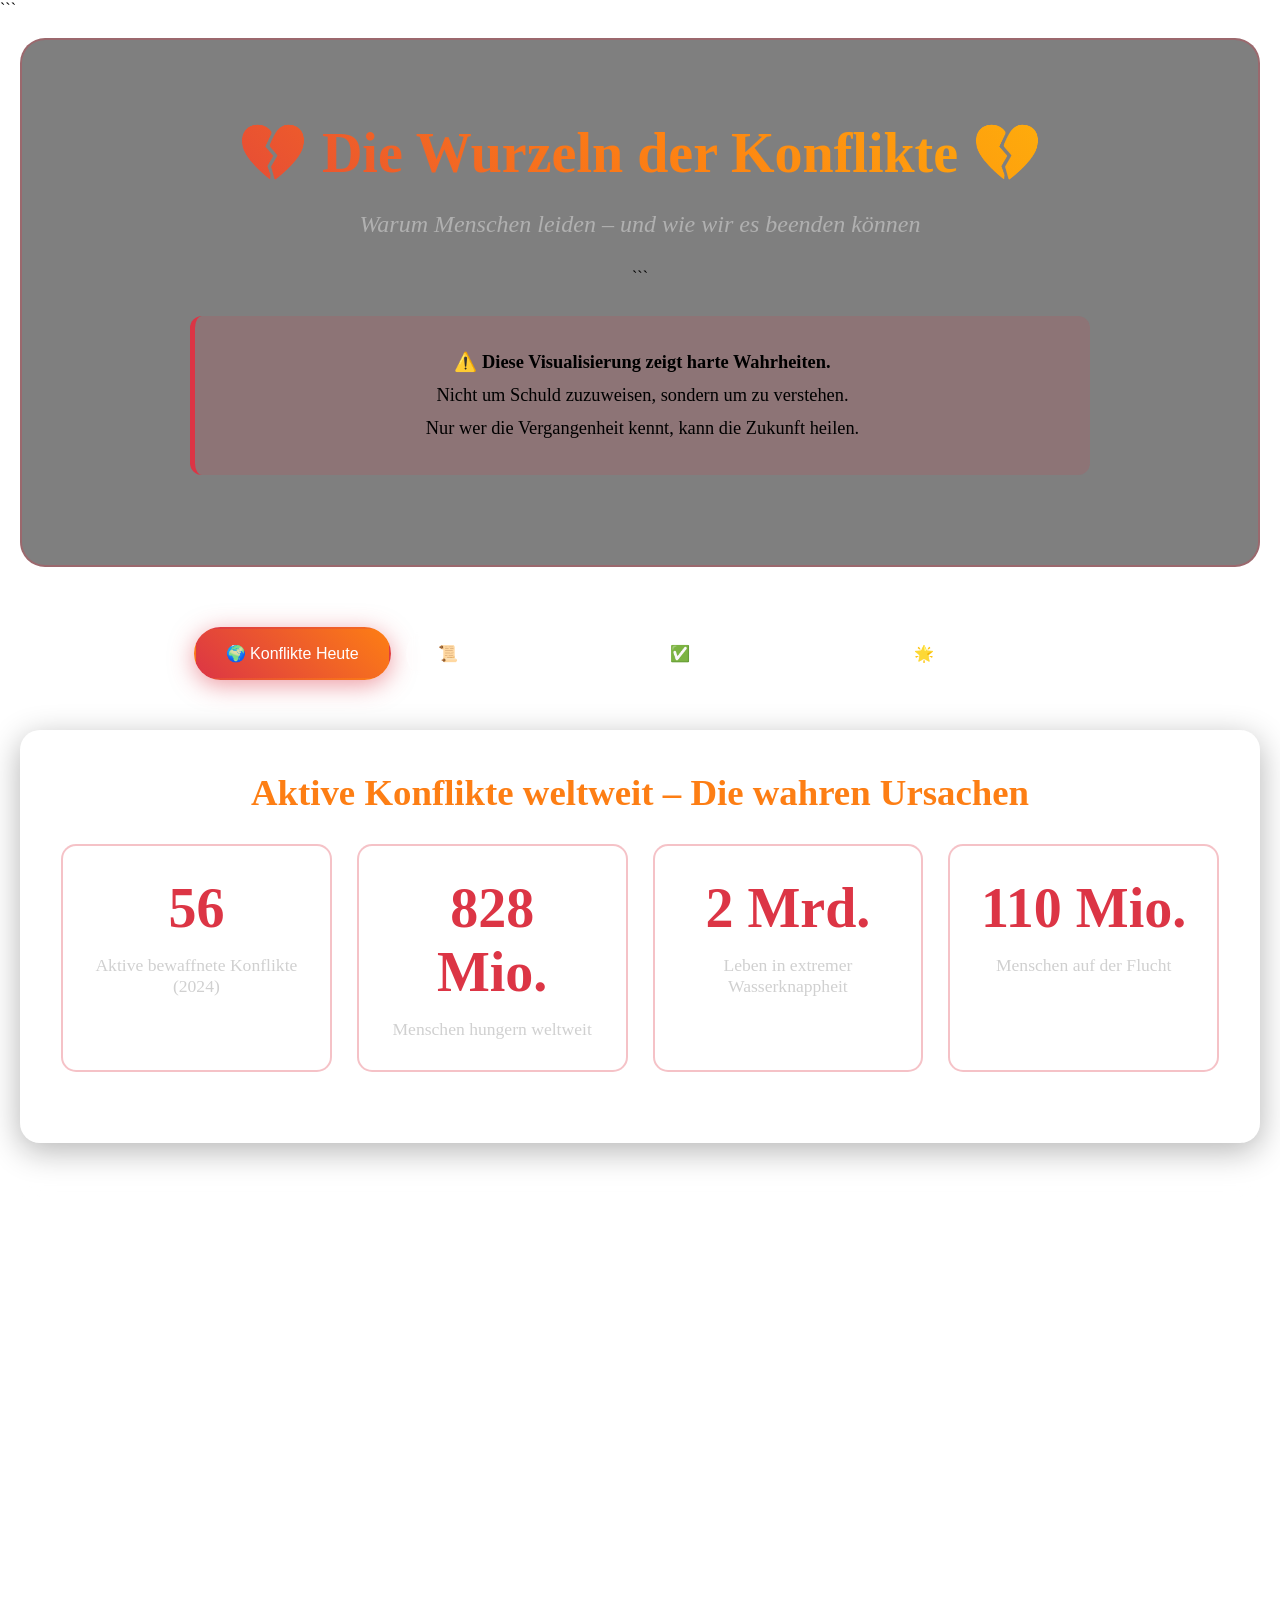
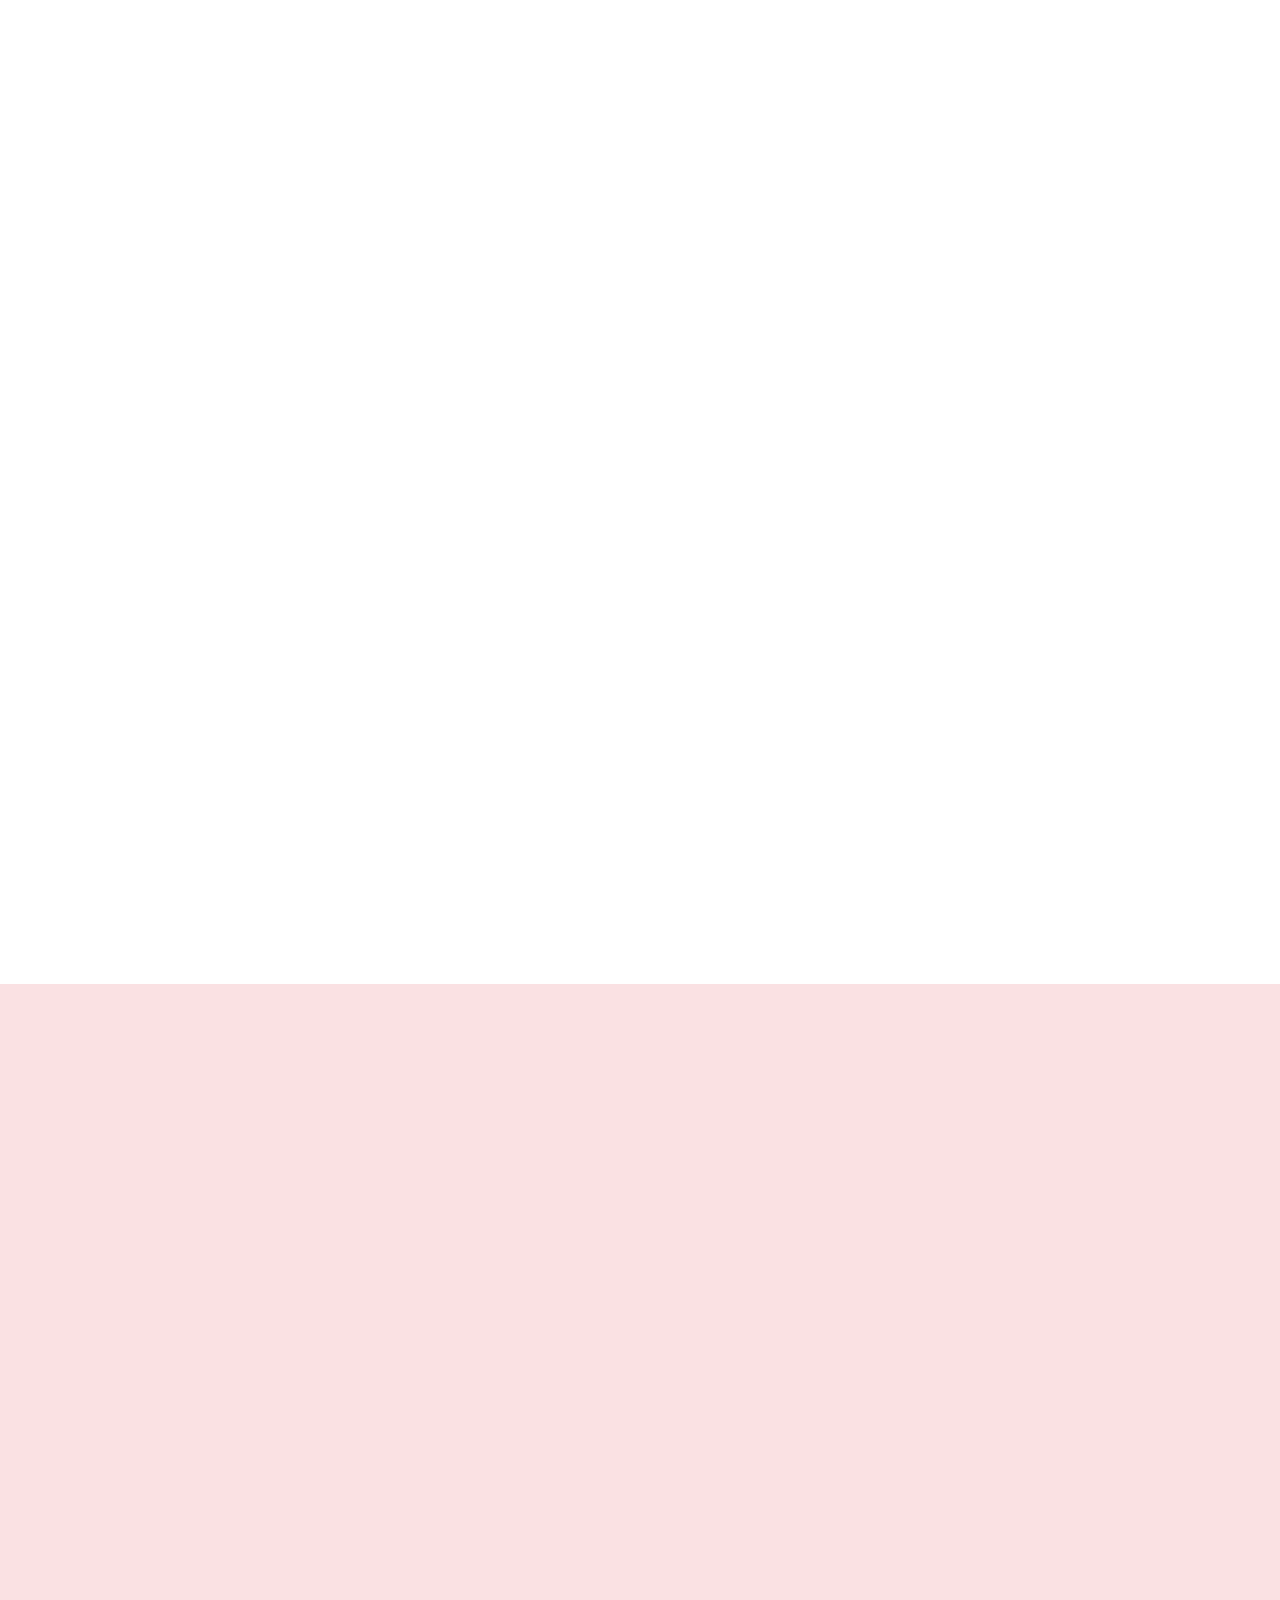
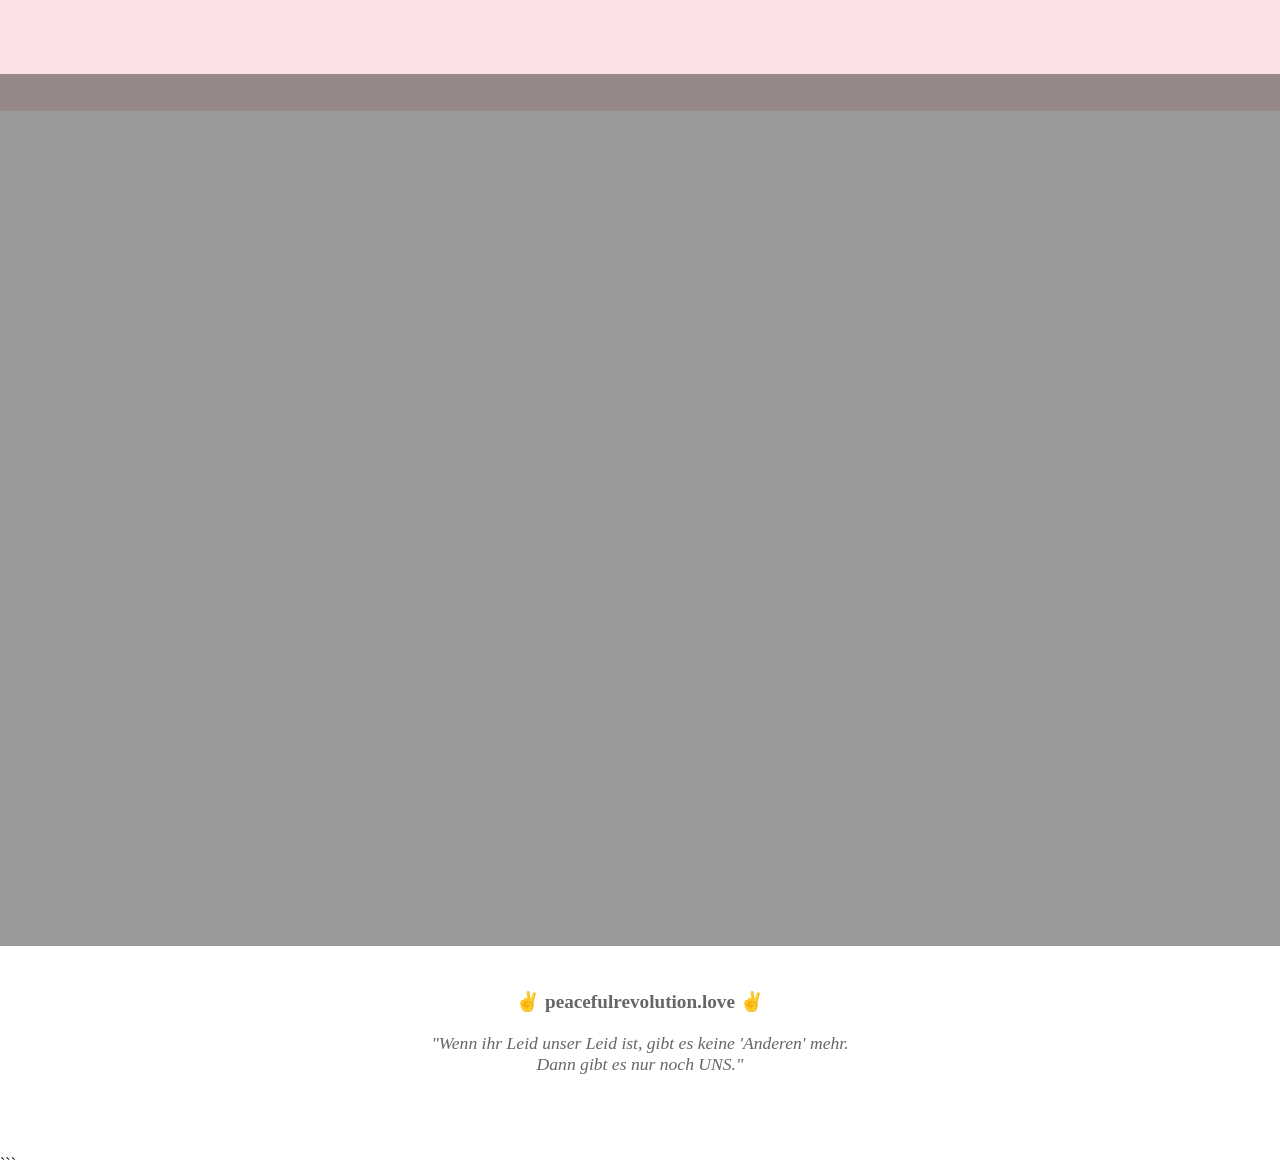
<file: wurzeln-der-konflikte.html>
<!DOCTYPE html>

<html lang="de">
<head>
    <meta charset="UTF-8">
    <meta name="viewport" content="width=device-width, initial-scale=1.0">
    <title>Die Wurzeln der Konflikte - Warum Menschen leiden & wie wir es beenden können</title>
    <style>
        * {
            margin: 0;
            padding: 0;
            box-sizing: border-box;
        }

```
    body {
        font-family: 'Segoe UI', Tahoma, Geneva, Verdana, sans-serif;
        background: linear-gradient(135deg, #0a0a0a, #1a1a2e, #16213e);
        background-size: 400% 400%;
        animation: gradientShift 20s ease infinite;
        color: #fff;
        line-height: 1.6;
        overflow-x: hidden;
    }
    
    @keyframes gradientShift {
        0%, 100% { background-position: 0% 50%; }
        50% { background-position: 100% 50%; }
    }
    
    .container {
        max-width: 1600px;
        margin: 0 auto;
        padding: 20px;
    }
    
    header {
        text-align: center;
        padding: 80px 20px 60px;
        background: rgba(0,0,0,0.5);
        margin-bottom: 60px;
        border-radius: 25px;
        backdrop-filter: blur(15px);
        border: 2px solid rgba(220,53,69,0.3);
    }
    
    h1 {
        font-size: 3.5em;
        margin-bottom: 25px;
        background: linear-gradient(45deg, #dc3545, #fd7e14, #ffc107);
        -webkit-background-clip: text;
        -webkit-text-fill-color: transparent;
        background-clip: text;
        animation: shimmer 4s ease-in-out infinite;
    }
    
    @keyframes shimmer {
        0%, 100% { filter: brightness(1); }
        50% { filter: brightness(1.3); }
    }
    
    .subtitle {
        font-size: 1.5em;
        color: #b0b0b0;
        margin-bottom: 30px;
        font-style: italic;
    }
    
    .warning-box {
        max-width: 900px;
        margin: 30px auto;
        padding: 30px;
        background: rgba(220,53,69,0.15);
        border-left: 5px solid #dc3545;
        border-radius: 12px;
        font-size: 1.15em;
        line-height: 1.8;
    }
    
    .nav-tabs {
        display: flex;
        justify-content: center;
        gap: 15px;
        margin-bottom: 50px;
        flex-wrap: wrap;
    }
    
    .tab-btn {
        padding: 15px 30px;
        background: rgba(255,255,255,0.1);
        border: 2px solid rgba(255,255,255,0.2);
        color: white;
        cursor: pointer;
        border-radius: 30px;
        font-size: 1em;
        transition: all 0.3s;
        backdrop-filter: blur(5px);
    }
    
    .tab-btn:hover {
        background: rgba(255,255,255,0.2);
        transform: translateY(-3px);
        box-shadow: 0 5px 20px rgba(220,53,69,0.3);
    }
    
    .tab-btn.active {
        background: linear-gradient(45deg, #dc3545, #fd7e14);
        border-color: transparent;
        box-shadow: 0 5px 25px rgba(220,53,69,0.5);
    }
    
    .tab-content {
        display: none;
    }
    
    .tab-content.active {
        display: block;
        animation: fadeIn 0.6s;
    }
    
    @keyframes fadeIn {
        from { opacity: 0; transform: translateY(30px); }
        to { opacity: 1; transform: translateY(0); }
    }
    
    .card {
        background: rgba(255,255,255,0.05);
        border-radius: 20px;
        padding: 40px;
        margin-bottom: 40px;
        backdrop-filter: blur(10px);
        border: 1px solid rgba(255,255,255,0.1);
        box-shadow: 0 8px 32px rgba(0,0,0,0.3);
    }
    
    .card h2 {
        color: #fd7e14;
        margin-bottom: 25px;
        font-size: 2.3em;
        text-align: center;
    }
    
    .card h3 {
        color: #ffc107;
        margin-top: 30px;
        margin-bottom: 15px;
        font-size: 1.8em;
    }
    
    /* Conflict Map */
    .conflict-grid {
        display: grid;
        grid-template-columns: repeat(auto-fit, minmax(350px, 1fr));
        gap: 25px;
        margin: 30px 0;
    }
    
    .conflict-card {
        background: rgba(255,255,255,0.07);
        padding: 30px;
        border-radius: 15px;
        border-left: 5px solid;
        transition: all 0.3s;
    }
    
    .conflict-card:hover {
        background: rgba(255,255,255,0.12);
        transform: translateY(-5px);
        box-shadow: 0 10px 30px rgba(220,53,69,0.3);
    }
    
    .conflict-card.active { border-left-color: #dc3545; }
    .conflict-card.resources { border-left-color: #fd7e14; }
    .conflict-card.colonial { border-left-color: #6f42c1; }
    .conflict-card.poverty { border-left-color: #ffc107; }
    
    .conflict-location {
        font-size: 1.6em;
        font-weight: bold;
        margin-bottom: 10px;
    }
    
    .conflict-type {
        display: inline-block;
        padding: 5px 15px;
        border-radius: 20px;
        font-size: 0.85em;
        margin: 5px 5px 15px 0;
    }
    
    .conflict-type.war { background: rgba(220,53,69,0.3); color: #dc3545; }
    .conflict-type.resource { background: rgba(253,126,20,0.3); color: #fd7e14; }
    .conflict-type.colonial { background: rgba(111,66,193,0.3); color: #a78bfa; }
    .conflict-type.hunger { background: rgba(255,193,7,0.3); color: #ffc107; }
    
    .conflict-description {
        color: #d0d0d0;
        line-height: 1.7;
        margin-bottom: 15px;
    }
    
    .conflict-stats {
        background: rgba(0,0,0,0.3);
        padding: 15px;
        border-radius: 10px;
        margin-top: 15px;
    }
    
    .conflict-stat {
        color: #dc3545;
        font-weight: bold;
        margin: 5px 0;
    }
    
    /* Colonial Timeline */
    .colonial-grid {
        display: grid;
        grid-template-columns: repeat(auto-fit, minmax(400px, 1fr));
        gap: 30px;
        margin: 30px 0;
    }
    
    .colonial-card {
        background: rgba(111,66,193,0.15);
        padding: 35px;
        border-radius: 15px;
        border: 2px solid rgba(111,66,193,0.3);
        transition: all 0.3s;
    }
    
    .colonial-card:hover {
        transform: scale(1.02);
        box-shadow: 0 10px 40px rgba(111,66,193,0.4);
    }
    
    .colonial-country {
        font-size: 1.8em;
        font-weight: bold;
        color: #a78bfa;
        margin-bottom: 15px;
    }
    
    .colonial-colonizer {
        font-size: 1.2em;
        color: #dc3545;
        margin-bottom: 10px;
    }
    
    .colonial-period {
        color: #ffc107;
        font-size: 1.1em;
        margin-bottom: 15px;
    }
    
    .colonial-stolen {
        background: rgba(0,0,0,0.4);
        padding: 20px;
        border-radius: 10px;
        margin: 15px 0;
    }
    
    .colonial-stolen h4 {
        color: #fd7e14;
        margin-bottom: 10px;
    }
    
    .colonial-impact {
        color: #d0d0d0;
        line-height: 1.7;
        margin-top: 15px;
    }
    
    /* Solution Calculator */
    .calculator {
        background: rgba(40,167,69,0.15);
        padding: 40px;
        border-radius: 20px;
        margin: 40px 0;
        border: 2px solid rgba(40,167,69,0.4);
    }
    
    .calculator h3 {
        color: #28a745;
        text-align: center;
        font-size: 2.2em;
        margin-bottom: 30px;
    }
    
    .calc-comparison {
        display: grid;
        grid-template-columns: 1fr auto 1fr;
        gap: 30px;
        align-items: center;
        margin: 30px 0;
    }
    
    .calc-item {
        background: rgba(0,0,0,0.4);
        padding: 30px;
        border-radius: 15px;
        text-align: center;
    }
    
    .calc-number {
        font-size: 3em;
        font-weight: bold;
        margin-bottom: 15px;
    }
    
    .calc-label {
        font-size: 1.2em;
        color: #d0d0d0;
    }
    
    .calc-vs {
        font-size: 2em;
        color: #ffc107;
    }
    
    /* Statistics */
    .stat-grid {
        display: grid;
        grid-template-columns: repeat(auto-fit, minmax(250px, 1fr));
        gap: 25px;
        margin: 30px 0;
    }
    
    .stat-box {
        background: rgba(255,255,255,0.08);
        padding: 30px;
        border-radius: 15px;
        text-align: center;
        border: 2px solid rgba(220,53,69,0.3);
        transition: all 0.3s;
    }
    
    .stat-box:hover {
        transform: translateY(-5px);
        box-shadow: 0 10px 30px rgba(220,53,69,0.4);
    }
    
    .stat-number {
        font-size: 3.5em;
        font-weight: bold;
        color: #dc3545;
        margin-bottom: 15px;
    }
    
    .stat-label {
        font-size: 1.1em;
        color: #d0d0d0;
    }
    
    /* Vision Section */
    .vision-section {
        background: linear-gradient(135deg, rgba(40,167,69,0.2), rgba(32,201,151,0.2));
        padding: 50px;
        border-radius: 25px;
        margin: 50px 0;
        border: 3px solid rgba(40,167,69,0.5);
    }
    
    .vision-title {
        font-size: 2.8em;
        color: #28a745;
        text-align: center;
        margin-bottom: 30px;
    }
    
    .vision-grid {
        display: grid;
        grid-template-columns: repeat(auto-fit, minmax(280px, 1fr));
        gap: 25px;
        margin-top: 40px;
    }
    
    .vision-item {
        background: rgba(0,0,0,0.3);
        padding: 30px;
        border-radius: 15px;
        border: 1px solid rgba(40,167,69,0.3);
    }
    
    .vision-icon {
        font-size: 3em;
        margin-bottom: 15px;
        text-align: center;
    }
    
    .vision-text {
        font-size: 1.15em;
        color: #d0d0d0;
        text-align: center;
        line-height: 1.7;
    }
    
    /* Highlight Boxes */
    .highlight-box {
        background: rgba(220,53,69,0.15);
        border: 2px solid #dc3545;
        border-radius: 15px;
        padding: 30px;
        margin: 30px 0;
        text-align: center;
    }
    
    .highlight-text {
        font-size: 1.3em;
        color: #fff;
        line-height: 1.8;
    }
    
    .success-box {
        background: rgba(40,167,69,0.15);
        border: 2px solid #28a745;
        border-radius: 15px;
        padding: 30px;
        margin: 30px 0;
    }
    
    /* Interactive Map Selector */
    .map-selector {
        background: rgba(111,66,193,0.15);
        padding: 40px;
        border-radius: 20px;
        margin: 40px 0;
        border: 2px solid rgba(111,66,193,0.3);
    }
    
    .map-selector h3 {
        text-align: center;
        color: #a78bfa;
        margin-bottom: 30px;
        font-size: 2em;
    }
    
    .country-buttons {
        display: flex;
        flex-wrap: wrap;
        gap: 15px;
        justify-content: center;
        margin-bottom: 30px;
    }
    
    .country-btn {
        padding: 15px 25px;
        background: rgba(255,255,255,0.1);
        border: 2px solid rgba(111,66,193,0.5);
        border-radius: 25px;
        cursor: pointer;
        transition: all 0.3s;
        font-size: 1.05em;
    }
    
    .country-btn:hover {
        background: rgba(111,66,193,0.3);
        transform: scale(1.05);
    }
    
    .country-btn.selected {
        background: linear-gradient(45deg, #6f42c1, #a78bfa);
        border-color: transparent;
        font-weight: bold;
    }
    
    .selected-info {
        text-align: center;
        font-size: 1.3em;
        color: #a78bfa;
        margin-top: 20px;
        min-height: 100px;
    }
    
    /* Progress Bars */
    .progress-container {
        margin: 20px 0;
    }
    
    .progress-label {
        font-size: 1.1em;
        margin-bottom: 10px;
        color: #d0d0d0;
    }
    
    .progress-bar {
        width: 100%;
        height: 30px;
        background: rgba(255,255,255,0.1);
        border-radius: 15px;
        overflow: hidden;
        position: relative;
    }
    
    .progress-fill {
        height: 100%;
        background: linear-gradient(90deg, #dc3545, #fd7e14);
        display: flex;
        align-items: center;
        justify-content: flex-end;
        padding-right: 15px;
        font-weight: bold;
        transition: width 1s ease;
    }
    
    @media (max-width: 768px) {
        h1 { font-size: 2em; }
        
        .calc-comparison {
            grid-template-columns: 1fr;
        }
        
        .calc-vs {
            transform: rotate(90deg);
        }
    }
</style>
```

</head>
<body>
    <div class="container">
        <header>
            <h1>💔 Die Wurzeln der Konflikte 💔</h1>
            <p class="subtitle">Warum Menschen leiden – und wie wir es beenden können</p>

```
        <div class="warning-box">
            <strong>⚠️ Diese Visualisierung zeigt harte Wahrheiten.</strong><br>
            Nicht um Schuld zuzuweisen, sondern um zu verstehen.<br>
            Nur wer die Vergangenheit kennt, kann die Zukunft heilen.
        </div>
    </header>
    
    <div class="nav-tabs">
        <button class="tab-btn active" onclick="switchTab('conflicts')">🌍 Konflikte Heute</button>
        <button class="tab-btn" onclick="switchTab('colonial')">📜 Koloniale Wurzeln</button>
        <button class="tab-btn" onclick="switchTab('solution')">✅ Die Lösung existiert</button>
        <button class="tab-btn" onclick="switchTab('vision')">🌟 Die Vision: 2050</button>
    </div>
    
    <!-- TAB 1: Aktuelle Konflikte -->
    <div id="conflicts" class="tab-content active">
        <div class="card">
            <h2>Aktive Konflikte weltweit – Die wahren Ursachen</h2>
            
            <div class="stat-grid">
                <div class="stat-box">
                    <div class="stat-number">56</div>
                    <div class="stat-label">Aktive bewaffnete Konflikte (2024)</div>
                </div>
                <div class="stat-box">
                    <div class="stat-number">828 Mio.</div>
                    <div class="stat-label">Menschen hungern weltweit</div>
                </div>
                <div class="stat-box">
                    <div class="stat-number">2 Mrd.</div>
                    <div class="stat-label">Leben in extremer Wasserknappheit</div>
                </div>
                <div class="stat-box">
                    <div class="stat-number">110 Mio.</div>
                    <div class="stat-label">Menschen auf der Flucht</div>
                </div>
            </div>
        </div>
        
        <div class="card">
            <h2>Die Konflikte & ihre Wurzeln</h2>
            <p style="text-align: center; font-size: 1.2em; color: #b0b0b0; margin-bottom: 30px;">
                Fast alle Konflikte haben dieselben Ursachen: Ressourcen, koloniale Grenzen, Armut
            </p>
            
            <div class="conflict-grid">
                <div class="conflict-card resources">
                    <div class="conflict-location">🇸🇾 Syrien</div>
                    <div class="conflict-type war">Bürgerkrieg</div>
                    <div class="conflict-type resource">Wasser</div>
                    <div class="conflict-type colonial">Koloniale Grenzen</div>
                    <div class="conflict-description">
                        <strong>Auslöser:</strong> 2006-2011: Schwerste Dürre seit Jahrhunderten.<br>
                        1,5 Millionen Bauern verlieren ihre Existenz → Landflucht → Unruhen → Krieg.<br><br>
                        <strong>Wurzel:</strong> Klimawandel + koloniale Grenzziehung (Frankreich/UK 1916)
                    </div>
                    <div class="conflict-stats">
                        <div class="conflict-stat">💀 500.000+ Tote</div>
                        <div class="conflict-stat">🏃 13 Mio. Vertriebene</div>
                    </div>
                </div>
                
                <div class="conflict-card resources">
                    <div class="conflict-location">🇨🇩 Kongo (DRK)</div>
                    <div class="conflict-type war">Bürgerkrieg</div>
                    <div class="conflict-type resource">Coltan, Gold, Diamanten</div>
                    <div class="conflict-type colonial">Belgische Ausbeutung</div>
                    <div class="conflict-description">
                        <strong>Paradox:</strong> Reichstes Land der Welt an Rohstoffen – ärmstes an Menschen.<br><br>
                        <strong>Warum?</strong> Milizen kämpfen um Coltan (für Smartphones!), Gold, Diamanten.<br>
                        Konzerne kaufen von Milizen → Konflikt wird finanziert.<br><br>
                        <strong>Wurzel:</strong> Belgien (1885-1960) plünderte, versklavte, ermordete 10 Mio. Menschen.
                    </div>
                    <div class="conflict-stats">
                        <div class="conflict-stat">💀 6 Mio.+ Tote seit 1996</div>
                        <div class="conflict-stat">💎 Rohstoffe: $24 Billionen Wert</div>
                    </div>
                </div>
                
                <div class="conflict-card resources">
                    <div class="conflict-location">🇾🇪 Jemen</div>
                    <div class="conflict-type war">Proxy-Krieg</div>
                    <div class="conflict-type resource">Öl, Wasser</div>
                    <div class="conflict-type hunger">Hungersnot</div>
                    <div class="conflict-description">
                        <strong>Konflikt:</strong> Saudi-Arabien vs. Iran – kämpfen auf jemenitischem Boden.<br><br>
                        <strong>Auslöser:</strong> Machtkampf um Öl-Routen + Wasserressourcen.<br>
                        Jemen: Bald erstes Land ohne Trinkwasser.<br><br>
                        <strong>Resultat:</strong> Schlimmste humanitäre Krise der Welt.
                    </div>
                    <div class="conflict-stats">
                        <div class="conflict-stat">💀 377.000+ Tote</div>
                        <div class="conflict-stat">🍞 24 Mio. brauchen Hilfe (80%!)</div>
                    </div>
                </div>
                
                <div class="conflict-card poverty">
                    <div class="conflict-location">🇸🇸 Südsudan</div>
                    <div class="conflict-type war">Bürgerkrieg</div>
                    <div class="conflict-type resource">Öl</div>
                    <div class="conflict-type colonial">Koloniale Grenzen</div>
                    <div class="conflict-description">
                        <strong>Konflikt:</strong> Ethnische Spaltungen + Kampf um Öl.<br><br>
                        <strong>Wurzel:</strong> Britische Kolonialherrschaft zog willkürliche Grenzen,<br>
                        ignorierte ethnische Gebiete → Zwang verschiedene Gruppen in ein Land.<br><br>
                        2011 unabhängig, aber: Öl-Fluch (Einnahmen finanzieren Krieg statt Entwicklung)
                    </div>
                    <div class="conflict-stats">
                        <div class="conflict-stat">💀 400.000+ Tote</div>
                        <div class="conflict-stat">🏃 4,3 Mio. Vertriebene</div>
                    </div>
                </div>
                
                <div class="conflict-card resources">
                    <div class="conflict-location">🇵🇸 Palästina/Israel</div>
                    <div class="conflict-type war">Territorialkonflikt</div>
                    <div class="conflict-type resource">Land, Wasser</div>
                    <div class="conflict-type colonial">Britisches Mandat</div>
                    <div class="conflict-description">
                        <strong>Konflikt:</strong> Zwei Völker beanspruchen dasselbe Land.<br><br>
                        <strong>Wurzel:</strong> 1917: Balfour-Deklaration (UK verspricht Land an beide Seiten).<br>
                        1948: UN-Teilungsplan → Krieg → Vertreibung.<br><br>
                        <strong>Heute:</strong> Besatzung, Blockade, gegenseitige Gewalt.
                    </div>
                    <div class="conflict-stats">
                        <div class="conflict-stat">💀 Zehntausende Tote (beide Seiten)</div>
                        <div class="conflict-stat">🏃 5,9 Mio. palästinensische Flüchtlinge</div>
                    </div>
                </div>
                
                <div class="conflict-card poverty">
                    <div class="conflict-location">🇲🇲 Myanmar (Rohingya)</div>
                    <div class="conflict-type war">Ethnische Säuberung</div>
                    <div class="conflict-type colonial">Britische Teilung</div>
                    <div class="conflict-description">
                        <strong>Konflikt:</strong> Militär vertreibt Rohingya-Minderheit.<br><br>
                        <strong>Wurzel:</strong> Britische Kolonialherrschaft spielte Ethnien gegeneinander aus<br>
                        ("Divide and Rule"). Rohingya wurden als "Andere" definiert.<br><br>
                        <strong>2017:</strong> Massaker, Vergewaltigungen, Dörfer niedergebrannt.
                    </div>
                    <div class="conflict-stats">
                        <div class="conflict-stat">💀 25.000+ Tote</div>
                        <div class="conflict-stat">🏃 1 Mio. Flüchtlinge</div>
                    </div>
                </div>
            </div>
        </div>
        
        <div class="card">
            <h2>Das Muster erkennen</h2>
            
            <div class="highlight-box">
                <p class="highlight-text">
                    <strong>Fast JEDER Konflikt folgt diesem Schema:</strong><br><br>
                    
                    1️⃣ Kolonialismus zieht willkürliche Grenzen<br>
                    2️⃣ Ressourcen werden geplündert<br>
                    3️⃣ Land wird arm gelassen<br>
                    4️⃣ Armut → Verzweiflung → Gewalt<br>
                    5️⃣ Reiche Länder verkaufen Waffen an beide Seiten<br>
                    6️⃣ Konflikt wird ewig<br><br>
                    
                    <strong style="color: #dc3545; font-size: 1.2em;">
                    Die Wurzel ist IMMER: Ungleichheit, Ausbeutung, koloniale Wunden
                    </strong>
                </p>
            </div>
        </div>
    </div>
    
    <!-- TAB 2: Kolonialismus -->
    <div id="colonial" class="tab-content">
        <div class="card">
            <h2>Die koloniale Vergangenheit – Wurzel heutiger Ungleichheit</h2>
            <p style="text-align: center; font-size: 1.2em; color: #b0b0b0; margin-bottom: 30px;">
                Der Westen ist reich, WEIL andere arm sind. Das ist keine Meinung – das ist Geschichte.
            </p>
            
            <div class="highlight-box">
                <p class="highlight-text">
                    <strong>Kolonialismus = Systematischer Raub über Jahrhunderte</strong><br><br>
                    
                    Europa/USA nahmen:<br>
                    • Land (enteigneten indigene Völker)<br>
                    • Menschen (Sklaverei: 12-15 Mio. Afrikaner verschleppt)<br>
                    • Rohstoffe (Gold, Silber, Diamanten, Öl, Coltan...)<br>
                    • Arbeitskraft (Zwangsarbeit, Plantagen)<br><br>
                    
                    <strong style="color: #dc3545;">
                    Schätzung: $15-45 BILLIONEN wurden aus Kolonien gestohlen
                    </strong>
                </p>
            </div>
        </div>
        
        <div class="card">
            <h2>Wer wurde von wem kolonisiert?</h2>
            
            <div class="map-selector">
                <h3>🗺️ Interaktiv: Klicke auf ein Land</h3>
                <p style="text-align: center; color: #b0b0b0; margin-bottom: 25px;">
                    Sieh was gestohlen wurde und die Auswirkungen heute
                </p>
                
                <div class="country-buttons">
                    <div class="country-btn" onclick="selectCountry('Indien')">🇮🇳 Indien</div>
                    <div class="country-btn" onclick="selectCountry('Kongo')">🇨🇩 Kongo</div>
                    <div class="country-btn" onclick="selectCountry('Südafrika')">🇿🇦 Südafrika</div>
                    <div class="country-btn" onclick="selectCountry('Algerien')">🇩🇿 Algerien</div>
                    <div class="country-btn" onclick="selectCountry('Indonesien')">🇮🇩 Indonesien</div>
                    <div class="country-btn" onclick="selectCountry('Haiti')">🇭🇹 Haiti</div>
                </div>
                
                <div class="selected-info" id="selectedCountry">
                    Wähle ein Land aus...
                </div>
            </div>
            
            <div class="colonial-grid">
                <div class="colonial-card">
                    <div class="colonial-country">🇮🇳 Indien</div>
                    <div class="colonial-colonizer">Kolonisiert von: 🇬🇧 Großbritannien</div>
                    <div class="colonial-period">Zeitraum: 1757-1947 (190 Jahre)</div>
                    
                    <div class="colonial-stolen">
                        <h4>Was wurde gestohlen:</h4>
                        <ul style="color: #d0d0d0; margin-left: 20px; line-height: 1.8;">
                            <li>💰 <strong>$45 Billionen</strong> (Schätzung Wirtschaftshistoriker)</li>
                            <li>Gewürze, Tee, Baumwolle, Opium</li>
                            <li>Diamanten (Koh-i-Noor im britischen Kronjuwel)</li>
                            <li>Hungersnöte organisiert: 10-29 Mio. Tote</li>
                        </ul>
                    </div>
                    
                    <div class="colonial-impact">
                        <strong>Auswirkung heute:</strong><br>
                        • 1700: Indien = 27% der Weltwirtschaft<br>
                        • 1950: Indien = 3% der Weltwirtschaft<br>
                        • Heute: 1,4 Mrd. Menschen, viele in Armut<br>
                        • UK Pro-Kopf-Einkommen: $46.000<br>
                        • Indien Pro-Kopf-Einkommen: $2.600
                    </div>
                </div>
                
                <div class="colonial-card">
                    <div class="colonial-country">🇨🇩 Kongo</div>
                    <div class="colonial-colonizer">Kolonisiert von: 🇧🇪 Belgien (König Leopold II)</div>
                    <div class="colonial-period">Zeitraum: 1885-1960 (75 Jahre)</div>
                    
                    <div class="colonial-stolen">
                        <h4>Was wurde gestohlen:</h4>
                        <ul style="color: #d0d0d0; margin-left: 20px; line-height: 1.8;">
                            <li>💀 <strong>10 Millionen Menschen ermordet</strong></li>
                            <li>Gummi (Hände abgehackt wenn Quote nicht erfüllt)</li>
                            <li>Elfenbein, später Uran, Gold, Diamanten, Coltan</li>
                            <li>Zwangsarbeit unter brutalster Gewalt</li>
                        </ul>
                    </div>
                    
                    <div class="colonial-impact">
                        <strong>Auswirkung heute:</strong><br>
                        • Rohstoffe im Wert von $24 Billionen im Boden<br>
                        • Trotzdem: Eines der ärmsten Länder der Welt<br>
                        • Milizen kämpfen um Rohstoffe (vor allem Coltan für Handys)<br>
                        • Bevölkerung profitiert NICHT von Reichtum
                    </div>
                </div>
                
                <div class="colonial-card">
                    <div class="colonial-country">🇿🇦 Südafrika</div>
                    <div class="colonial-colonizer">Kolonisiert von: 🇳🇱 Niederlande, dann 🇬🇧 UK</div>
                    <div class="colonial-period">Zeitraum: 1652-1994 (Apartheid bis '94)</div>
                    
                    <div class="colonial-stolen">
                        <h4>Was wurde gestohlen:</h4>
                        <ul style="color: #d0d0d0; margin-left: 20px; line-height: 1.8;">
                            <li>💎 Diamanten (De Beers kontrolliert Markt)</li>
                            <li>Gold (größte Goldvorkommen der Welt)</li>
                            <li>Land (weiße Minderheit besaß 87% des Landes)</li>
                            <li>Apartheid: Systematische Unterdrückung bis 1994</li>
                        </ul>
                    </div>
                    
                    <div class="colonial-impact">
                        <strong>Auswirkung heute:</strong><br>
                        • Extrem ungleich: Reichste 10% = 93% des Vermögens<br>
                        • Arbeitslosigkeit: ~33%<br>
                        • Rassistische Strukturen wirken nach<br>
                        • Land-Rückgabe noch nicht abgeschlossen
                    </div>
                </div>
                
                <div class="colonial-card">
                    <div class="colonial-country">🇭🇹 Haiti</div>
                    <div class="colonial-colonizer">Kolonisiert von: 🇫🇷 Frankreich</div>
                    <div class="colonial-period">Zeitraum: 1625-1804, dann Schulden bis 1947</div>
                    
                    <div class="colonial-stolen">
                        <h4>Was wurde gestohlen:</h4>
                        <ul style="color: #d0d0d0; margin-left: 20px; line-height: 1.8;">
                            <li>Sklaverei: Zucker, Kaffee, Indigo</li>
                            <li>1804: ERSTE erfolgreiche Sklaven-Revolution!</li>
                            <li>💀 <strong>Frankreich verlangt "Entschädigung":</strong></li>
                            <li>Haiti musste 150 Mio. Francs zahlen (= $21 Mrd. heute)</li>
                            <li>Schulden bis 1947 abbezahlt!</li>
                        </ul>
                    </div>
                    
                    <div class="colonial-impact">
                        <strong>Auswirkung heute:</strong><br>
                        • Ärmstes Land der westlichen Hemisphäre<br>
                        • 60% unter Armutsgrenze<br>
                        • Infrastruktur zerstört<br>
                        • <strong>Weil sie für ihre Freiheit zahlen mussten!</strong>
                    </div>
                </div>
            </div>
        </div>
        
        <div class="card">
            <h2>Die bittere Rechnung</h2>
            
            <div class="success-box">
                <h3 style="color: #dc3545; margin-bottom: 20px;">💔 Wenn Kolonialismus eine Rechnung wäre:</h3>
                
                <div style="background: rgba(0,0,0,0.3); padding: 30px; border-radius: 15px; margin: 20px 0;">
                    <p style="font-size: 1.2em; color: #d0d0d0; line-height: 1.9;">
                        <strong>Geschätzter Wert des Gestohlenen:</strong><br>
                        • Indien allein: <span style="color: #dc3545;">$45 Billionen</span><br>
                        • Afrika gesamt: <span style="color: #dc3545;">$15-30 Billionen</span><br>
                        • Südamerika: <span style="color: #dc3545;">$10-20 Billionen</span><br>
                        • Asien (ohne Indien): <span style="color: #dc3545;">$10-15 Billionen</span><br><br>
                        
                        <strong style="font-size: 1.3em; color: #ffc107;">
                        GESAMT: $80-110 Billionen
                        </strong><br><br>
                        
                        <em>Zum Vergleich: Gesamtes Weltvermögen heute = $450 Billionen</em><br><br>
                        
                        <strong style="color: #dc3545; font-size: 1.2em;">
                        Der westliche Wohlstand wurde auf Raub gebaut.
                        </strong>
                    </p>
                </div>
            </div>
        </div>
    </div>
    
    <!-- TAB 3: Die Lösung -->
    <div id="solution" class="tab-content">
        <div class="card">
            <h2>✅ Die Lösung existiert bereits!</h2>
            <p style="text-align: center; font-size: 1.3em; color: #28a745; margin-bottom: 30px;">
                Wir haben genug Geld, genug Ressourcen, genug Technologie.<br>
                Was fehlt? Der kollektive Wille.
            </p>
            
            <div class="calculator">
                <h3>🧮 Der "Wir-könnten-aber-wir-tun-es-nicht" Rechner</h3>
                
                <h4 style="color: #ffc107; text-align: center; margin: 30px 0;">Problem 1: Hunger beenden</h4>
                <div class="calc-comparison">
                    <div class="calc-item">
                        <div class="calc-number" style="color: #dc3545;">$30 Mrd.</div>
                        <div class="calc-label">Kosten pro Jahr um weltweiten Hunger zu beenden (UN-Schätzung)</div>
                    </div>
                    <div class="calc-vs">VS</div>
                    <div class="calc-item">
                        <div class="calc-number" style="color: #28a745;">$32.000 Mrd.</div>
                        <div class="calc-label">In Steueroasen versteckt (Panama Papers)</div>
                    </div>
                </div>
                <p style="text-align: center; font-size: 1.3em; color: #28a745; margin-top: 20px;">
                    → Mit <strong>0,09%</strong> der Offshore-Gelder könnten wir Hunger für 1 Jahr beenden!<br>
                    → Mit <strong>1%</strong> könnten wir ihn für die nächsten <strong>1.000 Jahre</strong> beenden!
                </p>
                
                <h4 style="color: #ffc107; text-align: center; margin: 50px 0 30px;">Problem 2: Extreme Armut beenden</h4>
                <div class="calc-comparison">
                    <div class="calc-item">
                        <div class="calc-number" style="color: #dc3545;">$175 Mrd.</div>
                        <div class="calc-label">Kosten pro Jahr um extreme Armut zu beenden (Weltbank)</div>
                    </div>
                    <div class="calc-vs">VS</div>
                    <div class="calc-item">
                        <div class="calc-number" style="color: #28a745;">$2.400 Mrd.</div>
                        <div class="calc-label">Vermögen der Top 10 Milliardäre</div>
                    </div>
                </div>
                <p style="text-align: center; font-size: 1.3em; color: #28a745; margin-top: 20px;">
                    → Die reichsten 10 Menschen könnten extreme Armut für <strong>13 Jahre</strong> finanzieren!<br>
                    → Und wären danach immer noch Milliardäre!
                </p>
                
                <h4 style="color: #ffc107; text-align: center; margin: 50px 0 30px;">Problem 3: Sauberes Wasser für alle</h4>
                <div class="calc-comparison">
                    <div class="calc-item">
                        <div class="calc-number" style="color: #dc3545;">$150 Mrd.</div>
                        <div class="calc-label">Kosten um allen Menschen Zugang zu sauberem Wasser zu geben (WHO)</div>
                    </div>
                    <div class="calc-vs">VS</div>
                    <div class="calc-item">
                        <div class="calc-number" style="color: #fd7e14;">$2.200 Mrd.</div>
                        <div class="calc-label">Globale Militärausgaben pro Jahr</div>
                    </div>
                </div>
                <p style="text-align: center; font-size: 1.3em; color: #28a745; margin-top: 20px;">
                    → Wenn wir <strong>2 Monate</strong> nicht fürs Militär ausgeben würden = Problem gelöst!
                </p>
            </div>
        </div>
        
        <div class="card">
            <h2>Die absurde Realität</h2>
            
            <div class="stat-grid">
                <div class="stat-box" style="border-color: #28a745;">
                    <div class="stat-number" style="color: #28a745;">$450B</div>
                    <div class="stat-label">Globales Vermögen</div>
                </div>
                <div class="stat-box" style="border-color: #dc3545;">
                    <div class="stat-number" style="color: #dc3545;">$355 Mrd.</div>
                    <div class="stat-label">Kosten um ALLE Probleme zu lösen:<br>Hunger + Armut + Wasser + Gesundheit + Bildung</div>
                </div>
                <div class="stat-box" style="border-color: #ffc107;">
                    <div class="stat-number" style="color: #ffc107;">0,08%</div>
                    <div class="stat-label">Des Weltvermögens würde reichen!</div>
                </div>
            </div>
            
            <div class="highlight-box" style="background: rgba(40,167,69,0.15); border-color: #28a745;">
                <p class="highlight-text">
                    <strong style="font-size: 1.4em; color: #28a745;">
                    WIR HABEN GENUG FÜR ALLE!
                    </strong><br><br>
                    
                    Das Problem ist NICHT fehlende Ressourcen.<br>
                    Das Problem ist VERTEILUNG.<br><br>
                    
                    <strong>1% der Menschheit hortet 45% des Reichtums,</strong><br>
                    während Milliarden hungern.<br><br>
                    
                    <em style="color: #ffc107;">
                    Das ist keine Naturgesetz – das ist eine Entscheidung.
                    </em>
                </p>
            </div>
        </div>
        
        <div class="card">
            <h2>Erfolgsgeschichten: Es funktioniert!</h2>
            <p style="text-align: center; font-size: 1.2em; color: #b0b0b0; margin-bottom: 30px;">
                Länder die es geschafft haben – und wie
            </p>
            
            <div class="colonial-grid">
                <div class="colonial-card" style="border-color: #28a745;">
                    <div class="colonial-country" style="color: #28a745;">🇰🇷 Südkorea</div>
                    <div style="color: #d0d0d0; margin: 20px 0; line-height: 1.8;">
                        <strong>1960:</strong> Ärmer als Ghana, zerstört durch Krieg<br>
                        <strong>2024:</strong> 11. größte Wirtschaft, Tech-Leader<br><br>
                        <strong>Wie?</strong><br>
                        • Massive Investition in Bildung<br>
                        • Infrastruktur aufgebaut<br>
                        • Faire Löhne durchgesetzt<br>
                        • Technologie-Export statt Rohstoff-Export
                    </div>
                </div>
                
                <div class="colonial-card" style="border-color: #28a745;">
                    <div class="colonial-country" style="color: #28a745;">🇷🇼 Ruanda</div>
                    <div style="color: #d0d0d0; margin: 20px 0; line-height: 1.8;">
                        <strong>1994:</strong> Genozid, 1 Mio. Tote, Land zerstört<br>
                        <strong>2024:</strong> Stabilstes Land Afrikas, Tech-Hub<br><br>
                        <strong>Wie?</strong><br>
                        • Versöhnung statt Rache<br>
                        • Korruption bekämpft<br>
                        • In Frauen investiert (64% im Parlament!)<br>
                        • Gesundheitsversorgung für alle
                    </div>
                </div>
                
                <div class="colonial-card" style="border-color: #28a745;">
                    <div class="colonial-country" style="color: #28a745;">🇨🇳 China</div>
                    <div style="color: #d0d0d0; margin: 20px 0; line-height: 1.8;">
                        <strong>1990:</strong> 750 Mio. in extremer Armut<br>
                        <strong>2024:</strong> <10 Mio. in extremer Armut<br><br>
                        <strong>Wie?</strong><br>
                        • 800 Mio. Menschen aus Armut geholt<br>
                        • Infrastruktur massiv ausgebaut<br>
                        • Bildung für alle<br>
                        • (Ja, autoritäres System – aber zeigt: Es ist MÖGLICH)
                    </div>
                </div>
            </div>
            
            <div class="success-box">
                <h3 style="color: #28a745; margin-bottom: 20px;">✅ Was funktioniert:</h3>
                <ul style="color: #d0d0d0; font-size: 1.15em; line-height: 2; margin-left: 40px;">
                    <li>💡 <strong>Bildung für ALLE</strong> (kostenlos, hochwertig)</li>
                    <li>🏥 <strong>Gesundheitsversorgung</strong> (Basis-Versorgung gratis)</li>
                    <li>🏗️ <strong>Infrastruktur</strong> (Straßen, Internet, Strom)</li>
                    <li>💼 <strong>Faire Löhne</strong> (existenzsichernd)</li>
                    <li>⚖️ <strong>Korruption bekämpfen</strong> (Transparenz!)</li>
                    <li>👥 <strong>Frauen empowern</strong> (=doppelte Arbeitskraft)</li>
                    <li>🌱 <strong>Nachhaltig wirtschaften</strong> (nicht nur Rohstoffe verkaufen)</li>
                </ul>
            </div>
        </div>
    </div>
    
    <!-- TAB 4: Vision 2050 -->
    <div id="vision" class="tab-content">
        <div class="card">
            <div class="vision-section">
                <div class="vision-title">🌟 Die Vision: 2050 🌟</div>
                <p style="text-align: center; font-size: 1.3em; color: #d0d0d0; margin-bottom: 40px;">
                    Stell dir eine Welt vor, in der...
                </p>
                
                <div class="vision-grid">
                    <div class="vision-item">
                        <div class="vision-icon">🍞</div>
                        <div class="vision-text">
                            <strong>Niemand hungert</strong><br>
                            Jeder Mensch hat Zugang zu nahrhaftem Essen.
                            Nahrung ist ein Recht, kein Privileg.
                        </div>
                    </div>
                    
                    <div class="vision-item">
                        <div class="vision-icon">🏠</div>
                        <div class="vision-text">
                            <strong>Jeder hat ein Zuhause</strong><br>
                            Obdachlosigkeit existiert nicht.
                            Wohnen ist ein Grundrecht.
                        </div>
                    </div>
                    
                    <div class="vision-item">
                        <div class="vision-icon">🏥</div>
                        <div class="vision-text">
                            <strong>Gesundheit für alle</strong><br>
                            Niemand stirbt an heilbaren Krankheiten.
                            Medizin ist zugänglich, nicht nur für Reiche.
                        </div>
                    </div>
                    
                    <div class="vision-item">
                        <div class="vision-icon">💡</div>
                        <div class="vision-text">
                            <strong>Bildung ist frei</strong><br>
                            Jedes Kind kann lernen, unabhängig vom Geldbeutel der Eltern.
                            Potential wird nicht durch Armut verschwendet.
                        </div>
                    </div>
                    
                    <div class="vision-item">
                        <div class="vision-icon">💧</div>
                        <div class="vision-text">
                            <strong>Sauberes Wasser überall</strong><br>
                            Niemand muss 5km laufen für Wasser.
                            Wasser ist Leben – für alle.
                        </div>
                    </div>
                    
                    <div class="vision-item">
                        <div class="vision-icon">☮️</div>
                        <div class="vision-text">
                            <strong>Konflikte enden</strong><br>
                            Wenn alle genug haben, gibt es nichts zu bekämpfen.
                            Kriege um Ressourcen werden Geschichte.
                        </div>
                    </div>
                    
                    <div class="vision-item">
                        <div class="vision-icon">💰</div>
                        <div class="vision-text">
                            <strong>Ungleichheit darf sein</strong><br>
                            Ja, es gibt Reiche und Ärmere.
                            ABER: Niemand leidet am unteren Ende.
                        </div>
                    </div>
                    
                    <div class="vision-item">
                        <div class="vision-icon">🌍</div>
                        <div class="vision-text">
                            <strong>Wir sind eins</strong><br>
                            Grenzen existieren, aber trennen nicht.
                            Wir erkennen: Leid dort = Leid hier.
                        </div>
                    </div>
                </div>
            </div>
        </div>
        
        <div class="card">
            <h2>Das ist keine Utopie – das ist Mathematik</h2>
            
            <div class="success-box">
                <h3 style="color: #28a745;">📊 Die Rechnung geht auf:</h3>
                
                <div style="margin: 30px 0;">
                    <div class="progress-container">
                        <div class="progress-label">
                            <strong>Kosten:</strong> Hunger, Armut, Wasser, Gesundheit, Bildung beenden = $355 Mrd./Jahr
                        </div>
                        <div class="progress-bar">
                            <div class="progress-fill" style="width: 8%;">0,08%</div>
                        </div>
                        <p style="color: #a0a0a0; margin-top: 10px;">
                            0,08% des Weltvermögens ($450 Billionen) = $355 Milliarden
                        </p>
                    </div>
                    
                    <div class="progress-container" style="margin-top: 40px;">
                        <div class="progress-label">
                            <strong>Verfügbar:</strong> Nur die Offshore-Gelder ($32 Billionen)
                        </div>
                        <div class="progress-bar">
                            <div class="progress-fill" style="width: 100%; background: linear-gradient(90deg, #28a745, #20c997);">100%</div>
                        </div>
                        <p style="color: #28a745; margin-top: 10px; font-size: 1.2em;">
                            → Könnten ALLE Probleme für die nächsten <strong>90 Jahre</strong> finanzieren!
                        </p>
                    </div>
                </div>
            </div>
            
            <div class="highlight-box" style="background: rgba(40,167,69,0.15); border-color: #28a745; margin-top: 40px;">
                <p class="highlight-text">
                    <strong style="font-size: 1.5em; color: #28a745;">
                    Es ist keine Frage von OB wir es können.
                    </strong><br><br>
                    
                    Es ist eine Frage von WOLLEN.<br><br>
                    
                    <em style="color: #ffc107; font-size: 1.2em;">
                    Und WOLLEN beginnt mit ERKENNEN.
                    </em><br><br>
                    
                    Wenn genug Menschen erkennen:<br>
                    • Dass wir EINS sind<br>
                    • Dass ihr Leid unser Leid ist<br>
                    • Dass wir genug für alle haben<br><br>
                    
                    <strong style="color: #28a745; font-size: 1.3em;">
                    ...dann ändert sich alles.
                    </strong>
                </p>
            </div>
        </div>
        
        <div class="card">
            <h2>💚 Deine Rolle in der Heilung 💚</h2>
            
            <div style="background: rgba(40,167,69,0.1); padding: 40px; border-radius: 20px; margin: 30px 0;">
                <p style="font-size: 1.25em; color: #d0d0d0; line-height: 1.9; text-align: center;">
                    Du musst nicht die Welt retten.<br>
                    Du musst nur <strong>ERKENNEN</strong>.<br><br>
                    
                    Erkenne, dass:<br>
                    • Kolonialismus Wunden hinterlassen hat, die noch bluten<br>
                    • Westlicher Wohlstand auf Ausbeutung gebaut ist<br>
                    • Menschen nicht aus Faulheit leiden, sondern weil das System sie arm hält<br>
                    • Wir GENUG haben für ALLE<br><br>
                    
                    <strong style="color: #28a745; font-size: 1.3em;">
                    Wenn du das erkennst, handelst du automatisch anders.<br>
                    Du konsumierst bewusster.<br>
                    Du wählst gerechter.<br>
                    Du liebst umfassender.
                    </strong><br><br>
                    
                    <em style="color: #ffc107;">
                    Das ist Peaceful Revolution:<br>
                    Nicht gegen das System kämpfen,<br>
                    sondern aus der Illusion der Trennung erwachen.
                    </em>
                </p>
            </div>
        </div>
    </div>
    
    <!-- Quellen -->
    <div class="card" style="margin-top: 60px; background: rgba(0,0,0,0.4);">
        <h2 style="color: #fd7e14; margin-bottom: 30px; text-align: center;">📚 Quellen & Historische Dokumentation</h2>
        
        <div style="color: #d0d0d0; line-height: 2;">
            <h3 style="color: #ff9800; margin: 25px 0 15px;">Aktuelle Konflikte:</h3>
            <p style="margin-left: 20px;">
                • Uppsala Conflict Data Program (UCDP) - "Global Conflict Tracker 2024"<br>
                • UN Peacekeeping - "Current Peacekeeping Operations"<br>
                • International Crisis Group - Conflict Reports<br>
                • UNHCR - "Global Trends: Forced Displacement"
            </p>
            
            <h3 style="color: #ff9800; margin: 25px 0 15px;">Kolonialismus & Geschichte:</h3>
            <p style="margin-left: 20px;">
                • <strong>Indien:</strong> Shashi Tharoor - "Inglorious Empire", Utsa Patnaik - "Draining India" (2018)<br>
                • <strong>Kongo:</strong> Adam Hochschild - "King Leopold's Ghost"<br>
                • <strong>Haiti:</strong> Laurent Dubois - "Haiti: The Aftershocks of History"<br>
                • Jason Hickel - "The Divide: Global Inequality from Conquest to Free Markets"
            </p>
            
            <h3 style="color: #ff9800; margin: 25px 0 15px;">Lösungskosten:</h3>
            <p style="margin-left: 20px;">
                • UN World Food Programme - "Cost of Ending Hunger: $30 billion/year"<br>
                • World Bank - "Cost of Ending Extreme Poverty: $175 billion/year"<br>
                • WHO - "Universal Water Access: $150 billion one-time"
            </p>
        </div>
    </div>
    
    <div style="text-align: center; padding: 60px 20px; color: #666;">
        <p style="font-size: 1.2em; margin-bottom: 20px;">
            ✌️ <strong>peacefulrevolution.love</strong> ✌️
        </p>
        <p style="font-style: italic; font-size: 1.1em;">
            "Wenn ihr Leid unser Leid ist, gibt es keine 'Anderen' mehr.<br>
            Dann gibt es nur noch UNS."
        </p>
    </div>
</div>

<script>
    function switchTab(tabName) {
        const tabs = document.querySelectorAll('.tab-content');
        tabs.forEach(tab => tab.classList.remove('active'));
        
        const buttons = document.querySelectorAll('.tab-btn');
        buttons.forEach(btn => btn.classList.remove('active'));
        
        document.getElementById(tabName).classList.add('active');
        event.target.classList.add('active');
        
        window.scrollTo({ top: 0, behavior: 'smooth' });
    }
    
    const countryData = {
        'Indien': `
            <div style="text-align: left; max-width: 800px; margin: 0 auto;">
                <h3 style="color: #a78bfa; font-size: 1.8em; margin-bottom: 20px;">🇮🇳 Indien</h3>
                
                <p style="font-size: 1.15em; line-height: 1.8; color: #d0d0d0;">
                    <strong style="color: #dc3545;">Kolonisiert von:</strong> 🇬🇧 Großbritannien (1757-1947)<br>
                    <strong style="color: #ffc107;">Dauer:</strong> 190 Jahre<br><br>
                    
                    <strong style="color: #fd7e14;">Was wurde gestohlen:</strong><br>
                    • <strong>$45 Billionen</strong> (Schätzung Wirtschaftshistoriker Utsa Patnaik)<br>
                    • Gewürze, Tee, Baumwolle, Opium, Indigo<br>
                    • Diamanten (Koh-i-Noor jetzt im britischen Kronjuwel)<br>
                    • Hungersnöte organisiert: 10-29 Millionen Tote<br><br>
                    
                    <strong style="color: #28a745;">Auswirkung heute:</strong><br>
                    • 1700: Indien = 27% der Weltwirtschaft ✅<br>
                    • 1950 (nach UK): Indien = 3% der Weltwirtschaft 💔<br>
                    • Heute: 1,4 Mrd. Menschen, viele in Armut<br>
                    • UK Pro-Kopf: $46.000 | Indien Pro-Kopf: $2.600<br><br>
                    
                    <em style="color: #a78bfa;">
                    → UK ist reich, WEIL Indien ausgeraubt wurde.
                    </em>
                </p>
            </div>
        `,
        'Kongo': `
            <div style="text-align: left; max-width: 800px; margin: 0 auto;">
                <h3 style="color: #a78bfa; font-size: 1.8em; margin-bottom: 20px;">🇨🇩 Kongo</h3>
                
                <p style="font-size: 1.15em; line-height: 1.8; color: #d0d0d0;">
                    <strong style="color: #dc3545;">Kolonisiert von:</strong> 🇧🇪 Belgien / König Leopold II (1885-1960)<br>
                    <strong style="color: #ffc107;">Dauer:</strong> 75 Jahre blanker Horror<br><br>
                    
                    <strong style="color: #fd7e14;">Was wurde gestohlen:</strong><br>
                    • <strong>10 MILLIONEN Menschen ermordet</strong> 💀<br>
                    • Gummi (Hände abgehackt wenn Quota nicht erfüllt)<br>
                    • Elfenbein, Uran, Gold, Diamanten, Coltan<br>
                    • Zwangsarbeit unter brutalster Gewalt<br><br>
                    
                    <strong style="color: #28a745;">Auswirkung heute:</strong><br>
                    • Rohstoffe im Boden: <strong>$24 BILLIONEN</strong> Wert<br>
                    • Trotzdem: Eines der ärmsten Länder<br>
                    • Milizen kämpfen um Coltan (für Smartphones!)<br>
                    • Bevölkerung profitiert NULL<br><br>
                    
                    <em style="color: #a78bfa;">
                    → Reichstes Land an Ressourcen, ärmstes an Menschen.<br>
                    Dein Handy enthält wahrscheinlich Coltan aus dem Kongo.
                    </em>
                </p>
            </div>
        `,
        'Südafrika': `
            <div style="text-align: left; max-width: 800px; margin: 0 auto;">
                <h3 style="color: #a78bfa; font-size: 1.8em; margin-bottom: 20px;">🇿🇦 Südafrika</h3>
                
                <p style="font-size: 1.15em; line-height: 1.8; color: #d0d0d0;">
                    <strong style="color: #dc3545;">Kolonisiert von:</strong> 🇳🇱 Niederlande → 🇬🇧 UK<br>
                    <strong style="color: #ffc107;">Apartheid bis:</strong> 1994 (vor nur 30 Jahren!)<br><br>
                    
                    <strong style="color: #fd7e14;">Was wurde gestohlen:</strong><br>
                    • 💎 Diamanten (De Beers = britisch)<br>
                    • Gold (größte Vorkommen der Welt)<br>
                    • Land: Weiße Minderheit besaß 87% des Landes<br>
                    • Apartheid: Systematische Unterdrückung<br><br>
                    
                    <strong style="color: #28a745;">Auswirkung heute:</strong><br>
                    • Extrem ungleich: Reichste 10% = 93% Vermögen<br>
                    • Arbeitslosigkeit: ~33%<br>
                    • Rassismus wirkt strukturell nach<br>
                    • Land-Rückgabe noch nicht komplett<br><br>
                    
                    <em style="color: #a78bfa;">
                    → Apartheid endete 1994, aber die Strukturen bleiben.
                    </em>
                </p>
            </div>
        `,
        'Algerien': `
            <div style="text-align: left; max-width: 800px; margin: 0 auto;">
                <h3 style="color: #a78bfa; font-size: 1.8em; margin-bottom: 20px;">🇩🇿 Algerien</h3>
                
                <p style="font-size: 1.15em; line-height: 1.8; color: #d0d0d0;">
                    <strong style="color: #dc3545;">Kolonisiert von:</strong> 🇫🇷 Frankreich (1830-1962)<br>
                    <strong style="color: #ffc107;">Dauer:</strong> 132 Jahre<br><br>
                    
                    <strong style="color: #fd7e14;">Was wurde gestohlen:</strong><br>
                    • Land (1 Mio. französische Siedler vertrieben Algerier)<br>
                    • Öl & Gas (nach Entdeckung wollte FR nicht gehen)<br>
                    • Unabhängigkeitskrieg: 1,5 Mio. Algerier getötet<br>
                    • Atomtests in der Wüste (radioaktiv verseucht)<br><br>
                    
                    <strong style="color: #28a745;">Auswirkung heute:</strong><br>
                    • Frankreich hat sich NIE entschuldigt<br>
                    • Verlangt aber dass Algerier Französisch sprechen<br>
                    • Migration nach FR wird blockiert<br>
                    • "Wir nehmen eure Ressourcen, aber euch nicht"<br><br>
                    
                    <em style="color: #a78bfa;">
                    → 1,5 Millionen starben für Freiheit. FR sagt: "War halt so."
                    </em>
                </p>
            </div>
        `,
        'Indonesien': `
            <div style="text-align: left; max-width: 800px; margin: 0 auto;">
                <h3 style="color: #a78bfa; font-size: 1.8em; margin-bottom: 20px;">🇮🇩 Indonesien</h3>
                
                <p style="font-size: 1.15em; line-height: 1.8; color: #d0d0d0;">
                    <strong style="color: #dc3545;">Kolonisiert von:</strong> 🇳🇱 Niederlande (1602-1949)<br>
                    <strong style="color: #ffc107;">Dauer:</strong> 347 Jahre!<br><br>
                    
                    <strong style="color: #fd7e14;">Was wurde gestohlen:</strong><br>
                    • Gewürze (Muskatnuss, Nelken, Pfeffer)<br>
                    • Kaffee, Tee, Zucker, Gummi<br>
                    • Zwangsarbeit auf Plantagen<br>
                    • Hungernöte durch Cash-Crop-Zwang<br><br>
                    
                    <strong style="color: #28a745;">Auswirkung heute:</strong><br>
                    • Niederlande: Klein aber reich<br>
                    • Indonesien: 270 Mio. Menschen, viele arm<br>
                    • NL Pro-Kopf: $58.000<br>
                    • Indonesien Pro-Kopf: $4.300<br><br>
                    
                    <em style="color: #a78bfa;">
                    → 347 Jahre Ausbeutung = niederländischer Wohlstand
                    </em>
                </p>
            </div>
        `,
        'Haiti': `
            <div style="text-align: left; max-width: 800px; margin: 0 auto;">
                <h3 style="color: #a78bfa; font-size: 1.8em; margin-bottom: 20px;">🇭🇹 Haiti</h3>
                
                <p style="font-size: 1.15em; line-height: 1.8; color: #d0d0d0;">
                    <strong style="color: #dc3545;">Kolonisiert von:</strong> 🇫🇷 Frankreich (1625-1804)<br>
                    <strong style="color: #ffc107;">Besonderheit:</strong> ERSTE erfolgreiche Sklaven-Revolution!<br><br>
                    
                    <strong style="color: #fd7e14;">Was wurde gestohlen:</strong><br>
                    • Sklaverei: Zucker, Kaffee, Indigo<br>
                    • 1804: Haiti erkämpft Freiheit! 🎉<br>
                    • ABER: Frankreich verlangt "Entschädigung" 💀<br>
                    • Haiti musste 150 Mio. Francs zahlen (= $21 Mrd. heute)<br>
                    • Schulden bis 1947 abbezahlt!<br><br>
                    
                    <strong style="color: #28a745;">Auswirkung heute:</strong><br>
                    • Ärmstes Land der westlichen Hemisphäre<br>
                    • 60% unter Armutsgrenze<br>
                    • Infrastruktur nie aufgebaut<br><br>
                    
                    <em style="color: #a78bfa;">
                    → Sie zahlten für ihre eigene Freiheit.<br>
                    Frankreich wurde durch Sklaven-"Entschädigung" reicher.
                    </em>
                </p>
            </div>
        `
    };
    
    function selectCountry(country) {
        const options = document.querySelectorAll('.country-btn');
        options.forEach(opt => opt.classList.remove('selected'));
        event.target.classList.add('selected');
        
        document.getElementById('selectedCountry').innerHTML = countryData[country];
    }
</script>
```

</body>
</html>
</file>
